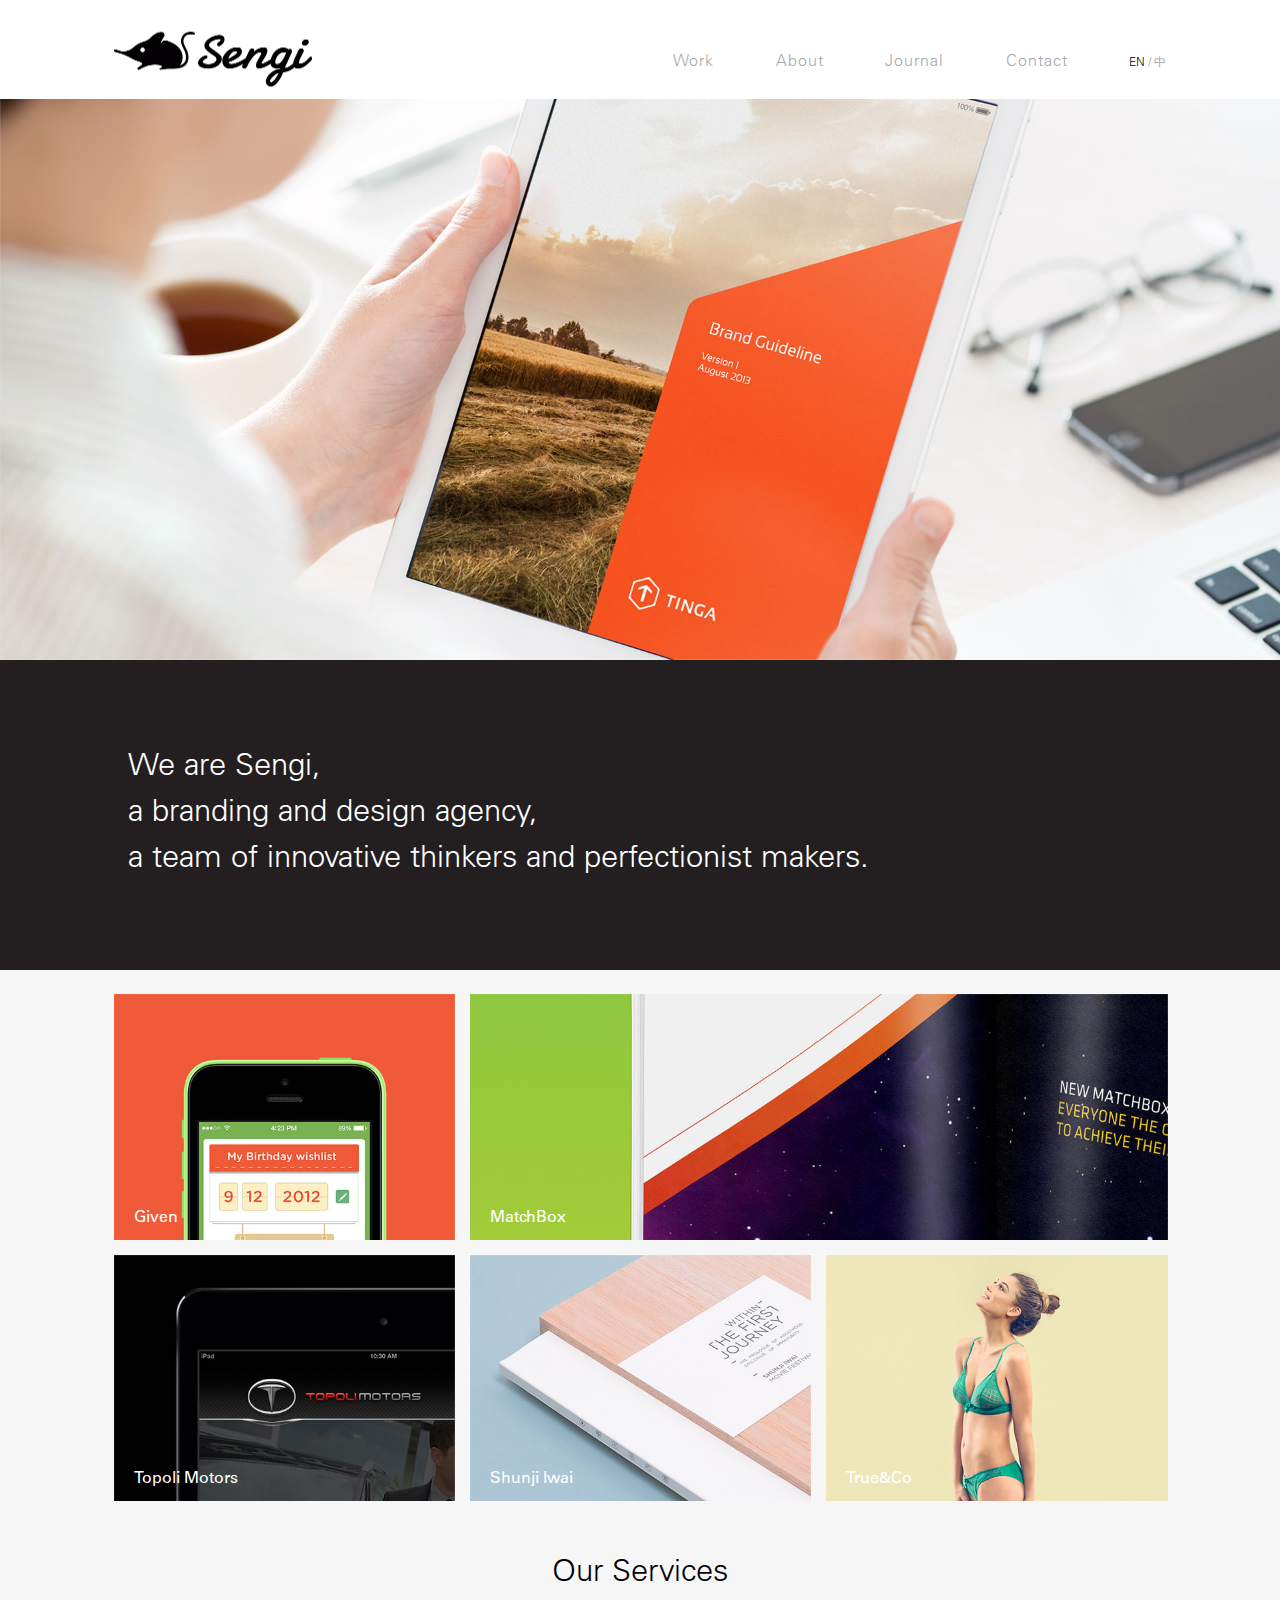
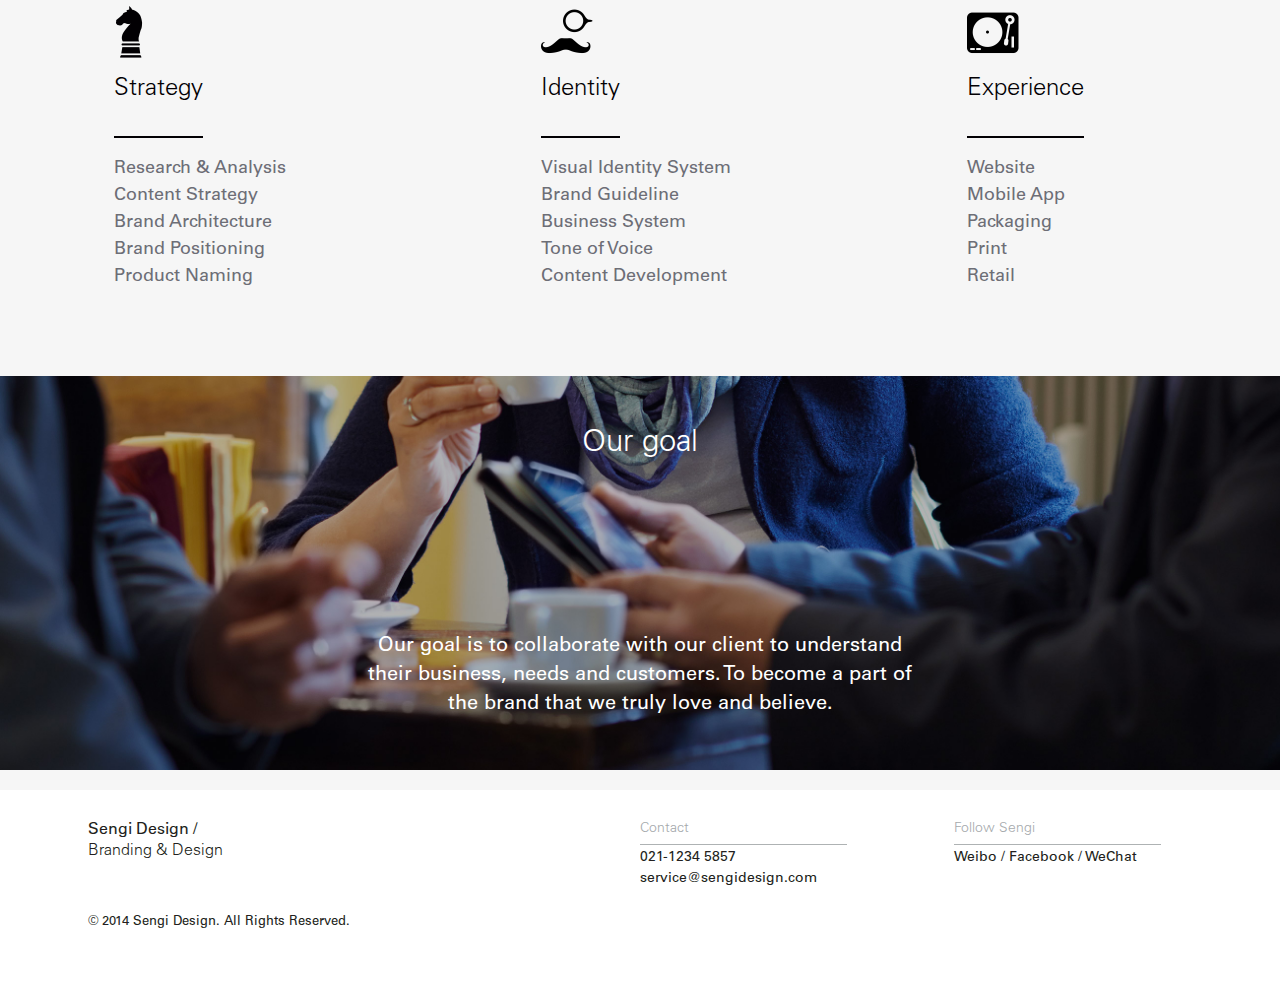
<file: index.html>
<!doctype html>
<html xmlns="http://www.w3.org/1999/xhtml" xml:lang="en-US" lang="en-US">
<head>
<meta charset="utf-8">
<meta http-equiv="X-UA-Compatible" content="IE=Edge,chrome=1">
<meta name="viewport" content="width=device-width, initial-scale=1.0, minimum-scale=1.0, maximum-scale=1.0, user-scalable=no">
<title>home</title>
<link rel="stylesheet" type="text/css" href="css/base.css">
<link rel="stylesheet" type="text/css" href="css/style.css">
<link rel="stylesheet" type="text/css" href="css/responsive.css">
<link rel="stylesheet" type="text/css" href="css/component.css">
<link rel="stylesheet" type="text/css" href="css/menuToggle.css">
</head>

<body>
<div class="top">
<div class="contact d_none" id="contact">
    <div class="ColumnTwo">
    	<div class="contactline"></div>
        <div class="contactText">Whether you may like to hire us for your project, or just have a simple question about your brand, company and need some advice, do not hesitate to contact us. We‘re here to help.</div>
        <p>
            <strong>Phone:</strong> 021-1234 5678<br>
            <strong>New Business:</strong> <a href="mailto:service@sengidesign.com">service@sengidesign.com</a><br>
            <strong>General Question:</strong> <a href="mailto:hello@sengidesign.com">hello@sengidesign.com</a><br>
            <strong>Careers:</strong> <a href="hr.sengi@gmail.com">hr.sengi@gmail.com</a>
        </p>
    </div>
    <div class="ColumnTwo">
    	<ul>
        	<li>
            	<input type="text" value="Your name">
                <input type="text" value="Email">
            </li>
            <li>
            	<input type="text" value="Phone number">
                <input type="text" value="New business inquiry" class="newBus">
            </li>
            <li>
            	<textarea>Message</textarea>
            </li>
            <li><button class="progress-button" data-style="shrink" data-horizontal>Send</button></li>
        </ul>
    </div>
    <div class="comClose"></div>
</div>
<header class="clearfix">
	<h1 class="fl"><a href="javascript:void(0);" class="logo"></a></h1>
    <nav class="fr">
        <div class="clearfix">      
        	<span class="fr"><a href="javascript:void(0);"><em>EN</em> / 中</a></span>
            <ul class="fr meun">
            	<li class="menuContact"><a href="#contact">Contact</a></li>
                <li><a href="javascript:void(0);">Journal</a></li>
                <li><a href="javascript:void(0);">About</a></li>
                <li class="menuWork"><a href="javascript:void(0);">Work</a></li>
           </ul>
        </div>
    </nav>
    <span class="navToggle">
        <a href="#" class="button-square">
        <span class="icon-box-toggle ef-4"> 	
            <span class="rotate">
                <i class="icon-line-top">  	 </i>
                <i class="icon-line-center">  </i>
                <i class="icon-line-bottom">  </i> 
            </span>
        </span>  
    	</a>
    </span>
</header>
</div>
<div class="container">
	<section class="works d_none worksFold">	
        <div class="line"></div>
        <ul class="clearfix worksMenu">
        	<li><a href="javascript:void(0);"><img src="images/index_given.jpg" width="100%" class="d_block" alt=""><span>Given</span><div class="shadowWrap"><div class="opacity"></div><div class="shadow"><em>View Project</em></div></div></a></li>
            <li class="matchbox"><a href="javascript:void(0);"><img src="images/index_matchbox.jpg" class="d_block index_matchbox" width="100%" alt=""><img src="images/index_matchbox_smaller.jpg" class="d_none index_matchbox_smaller" width="100%" alt=""><span>MatchBox</span><div class="shadowWrap"><div class="opacity"></div><div class="shadow"><em>View Project</em></div></div></a></li>
            <div class="clear"></div>
            <li><a href="javascript:void(0);"><img src="images/index_topoli.jpg" width="100%" class="d_block" alt=""><span>Topoli Motors</span><div class="shadowWrap"><div class="opacity"></div><div class="shadow"><em>View Project</em></div></div></a></li>
            <li><a href="javascript:void(0);"><img src="images/index_shunji.jpg" width="100%" class="d_block" alt=""><span>Shunji Iwai</span><div class="shadowWrap"><div class="opacity"></div><div class="shadow"><em>View Project</em></div></div></a></li>
            <li><a href="javascript:void(0);"><img src="images/index_true.jpg" width="100%" class="d_block" alt=""><span>True&Co </span><div class="shadowWrap"><div class="opacity"></div><div class="shadow"><em>View Project</em></div></div></a></li>
            <div class="clear"></div>
            <li class="tips"><a href="javascript:void(0);"><img src="images/index_tips.jpg" class="d_block index_tips" width="100%" alt=""><img src="images/index_tips_smaller.jpg" class="d_none index_tips_smaller" width="100%" alt=""><span>Tips for College</span><div class="shadowWrap"><div class="opacity"></div><div class="shadow"><em>View Project</em></div></div></a></li>
            <li><a href="javascript:void(0);"><img src="images/index_tinga.jpg" width="100%" class="d_block" alt=""><span>Tinga Tech</span><div class="shadowWrap"><div class="opacity"></div><div class="shadow"><em>View Project</em></div></div></a></li>
            <div class="clear"></div>
            <li><a href="javascript:void(0);"><img src="images/index_museum.jpg" width="100%" class="d_block" alt=""><span>Read Museum</span><div class="shadowWrap"><div class="opacity"></div><div class="shadow"><em>View Project</em></div></div></a></li>
            <li class="photoBook"><a href="javascript:void(0);"><img src="images/index_photoBook.jpg" class="d_block index_PhotoBook" width="100%" alt=""><img src="images/index_PhotoBook_smaller.jpg" class="d_none index_PhotoBook_smaller" width="100%" alt=""><span>PhotoBook</span><div class="shadowWrap"><div class="opacity"></div><div class="shadow"><em>View Project</em></div></div></a></li>
        </ul>
        <div class="comClose"></div>
    </section>
    <article>
    	<div class="hero">
        	<img src="images/index_hero.jpg" width="100%" class="d_block" alt="">
        </div>
        <h2 class="white intro">We are Sengi,<br>a branding and design agency,<br>a team of innovative thinkers and perfectionist makers.</h2>
    </article>
    <section class="works worksDisplay">
    	<ul class="clearfix worksMenu">
        	<li class="given"><a href="javascript:void(0);"><img src="images/index_given.jpg" width="100%" class="d_block" alt=""><span>Given</span><div class="shadowWrap"><div class="opacity"></div><div class="shadow"><em>View Project</em></div></div></a></li>
            <li class="matchbox"><a href="javascript:void(0);"><img src="images/index_matchbox.jpg" class="d_block index_matchbox" width="100%" alt=""><img src="images/index_matchbox_smaller.jpg" class="d_none index_matchbox_smaller" width="100%" alt=""><span>MatchBox</span><div class="shadowWrap"><div class="opacity"></div><div class="shadow"><em>View Project</em></div></div></a></li>
            <div class="clear"></div>
            <li class="topoli"><a href="javascript:void(0);"><img src="images/index_topoli.jpg" width="100%" class="d_block" alt=""><span>Topoli Motors</span><div class="shadowWrap"><div class="opacity"></div><div class="shadow"><em>View Project</em></div></div></a></li>
            <li class="shunji"><a href="javascript:void(0);"><img src="images/index_shunji.jpg" width="100%" class="d_block" alt=""><span>Shunji Iwai</span><div class="shadowWrap"><div class="opacity"></div><div class="shadow"><em>View Project</em></div></div></a></li>
            <li class="true"><a href="javascript:void(0);"><img src="images/index_true.jpg" width="100%" class="d_block" alt=""><span>True&Co </span><div class="shadowWrap"><div class="opacity"></div><div class="shadow"><em>View Project</em></div></div></a></li>
        </ul>
    </section>
    <section class="service">
    	<h2>Our Services</h2>
        <div class="serviceItem">
            <ul class="clearfix">
                <li>
                    <h3>
                        <img src="images/index_strategy.png" width="52" height="52" alt="">
                        <span>Strategy</span>
                    </h3>
                    <p>Research & Analysis</p>
                    <p>Content Strategy</p>
                    <p>Brand Architecture</p>
                    <p>Brand Positioning</p>
                    <p>Product Naming</p>
                </li>
                <li>
                    <h3>
                        <img src="images/index_identity.png" width="52" height="52" alt="">
                        <span>Identity</span>
                    </h3>
                    <p>Visual Identity System</p>
                    <p>Brand Guideline</p>
                    <p>Business System</p>
                    <p>Tone of Voice</p>
                    <p>Content Development</p>
                </li>
                <li>
                    <h3>
                        <img src="images/index_experience.png" width="52" height="52" alt="">
                        <span>Experience</span>
                    </h3>
                    <p>Website</p>
                    <p>Mobile App</p>
                    <p>Packaging</p>
                    <p>Print</p>
                    <p>Retail</p>
                </li>
            </ul>
        </div>
    </section>
    <article class="goal white">
    	<img src="images/index_goal.jpg" width="100%" class="d_block" alt="">
        <h2>Our goal</h2>
        <h3 class="fontBold">Our goal is to collaborate with our client to understand their business, needs and customers. To become a part of the brand that we truly love and believe. </h3>
    </article>
    <footer class="clearfix">
    	<aside>
        	<div class="footerInfo">
                <strong class="fontBold">Sengi Design /</strong>
                <span>Branding & Design</span>
                <p class="fontBold"><em>© 2014 Sengi Design.</em>&nbsp;<em>All Rights Reserved.</em></p>
            </div>
        </aside>
        <aside>
        	<ul>
            	<li>
                	<h3>Contact</h3>
                    <p class="fontBold break-word">021-1234 5857<br><a href="mailto:service@sengidesign.com">service@sengidesign.com</a></p>
                </li>
                <li>
                	<h3>Follow Sengi</h3>
                    <p class="fontBold"><a href="javascript:void(0);">Weibo</a>  /  <a href="javascript:void(0);">Facebook</a>  /  <a href="javascript:void(0);">WeChat</a></p>
                </li>
            </ul>
        </aside>
    </footer>
</div>
<script src="js/jquery-1.7.1.min.js" type="text/javascript" charset="utf-8"></script>
<script src="js/common.js" type="text/javascript" charset="utf-8"></script>
<script src="js/modernizr.custom.js" type="text/javascript" charset="utf-8"></script>
<script src="js/classie.js" type="text/javascript" charset="utf-8"></script>
<script src="js/progressButton.js" type="text/javascript" charset="utf-8"></script>
<script>
	[].slice.call( document.querySelectorAll( 'button.progress-button' ) ).forEach( function( bttn ) {
		new ProgressButton( bttn, {
			callback : function( instance ) {
				var progress = 0,
					interval = setInterval( function() {
						progress = Math.min( progress + Math.random() * 0.1, 1 );
						instance._setProgress( progress );

						if( progress === 1 ) {
							instance._stop(1);
							clearInterval( interval );
						}
					}, 200 );
			}
		} );
	} );
	//nav toggle
	$( '.icon-box-toggle' ).bind( 'click', function(e) {
		$( this ).toggleClass( 'active' );
		e.preventDefault();

	});
</script>
</body>
</html>
</file>
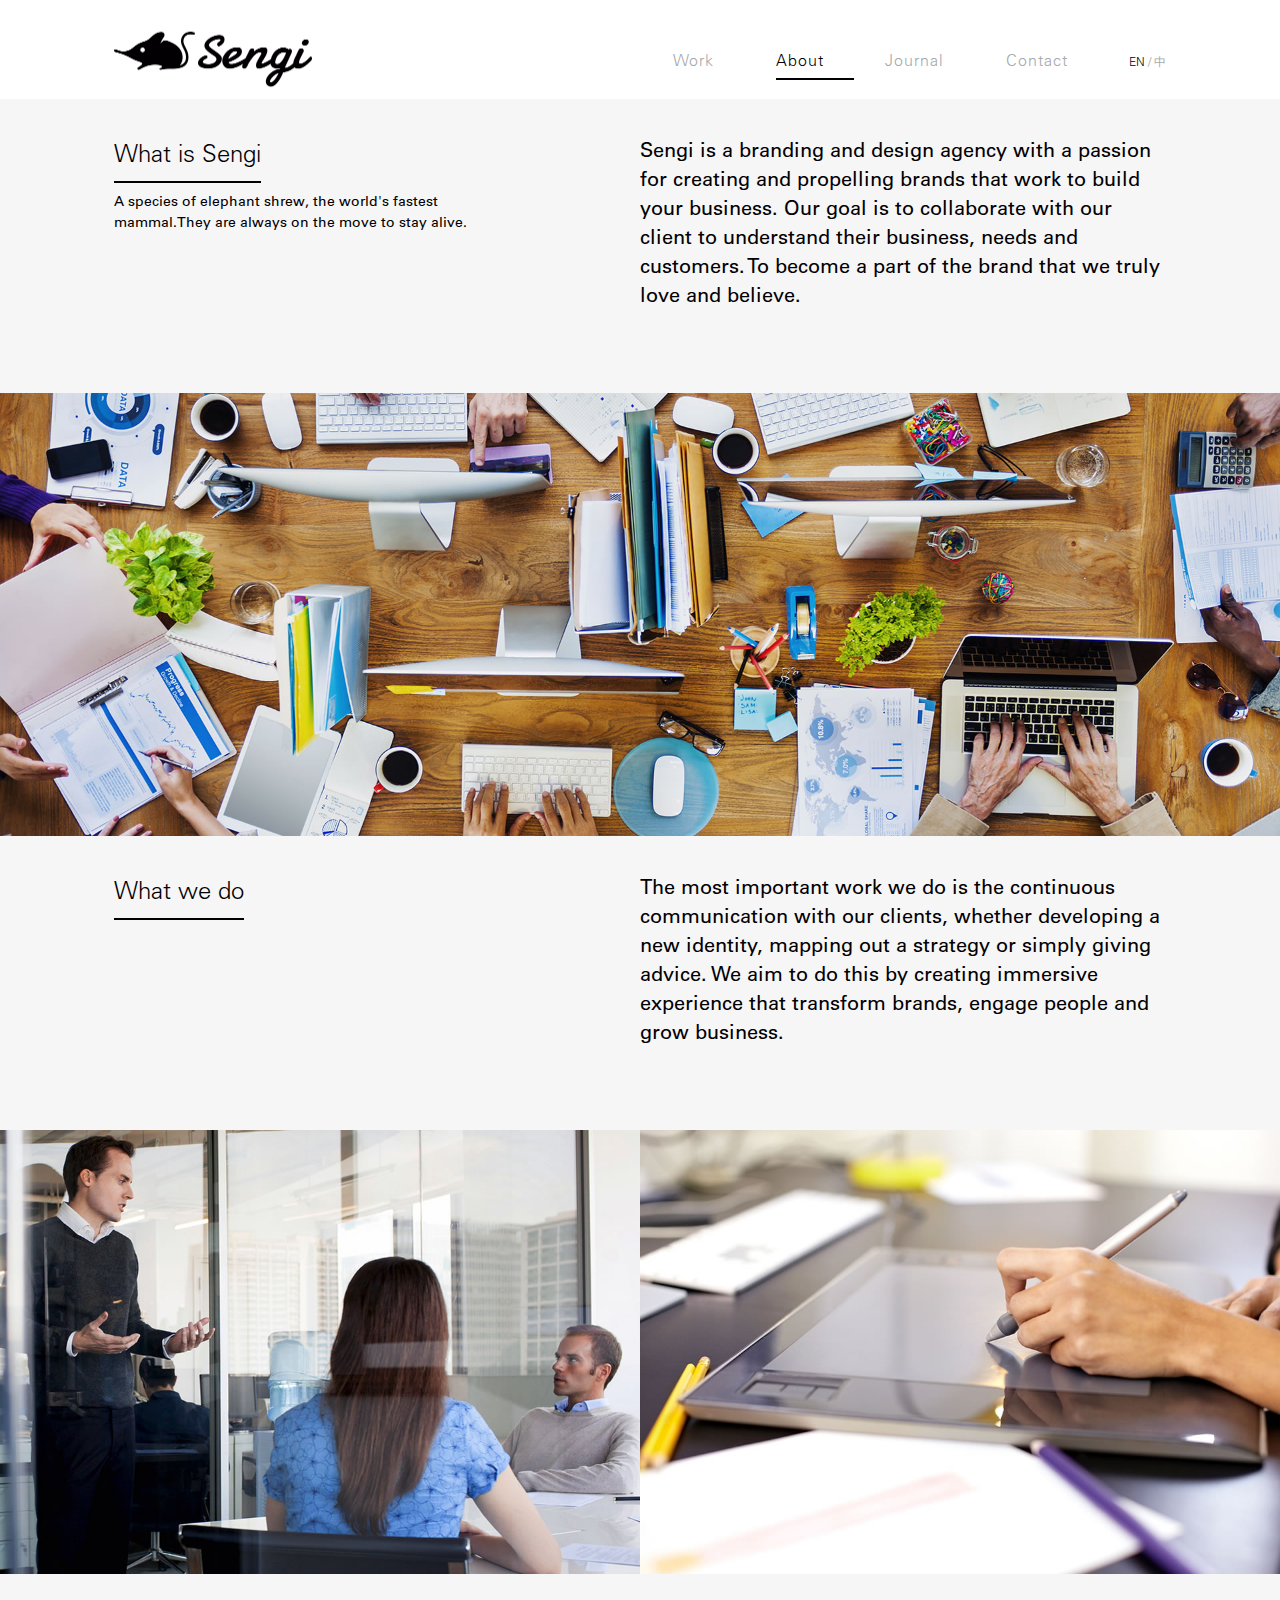
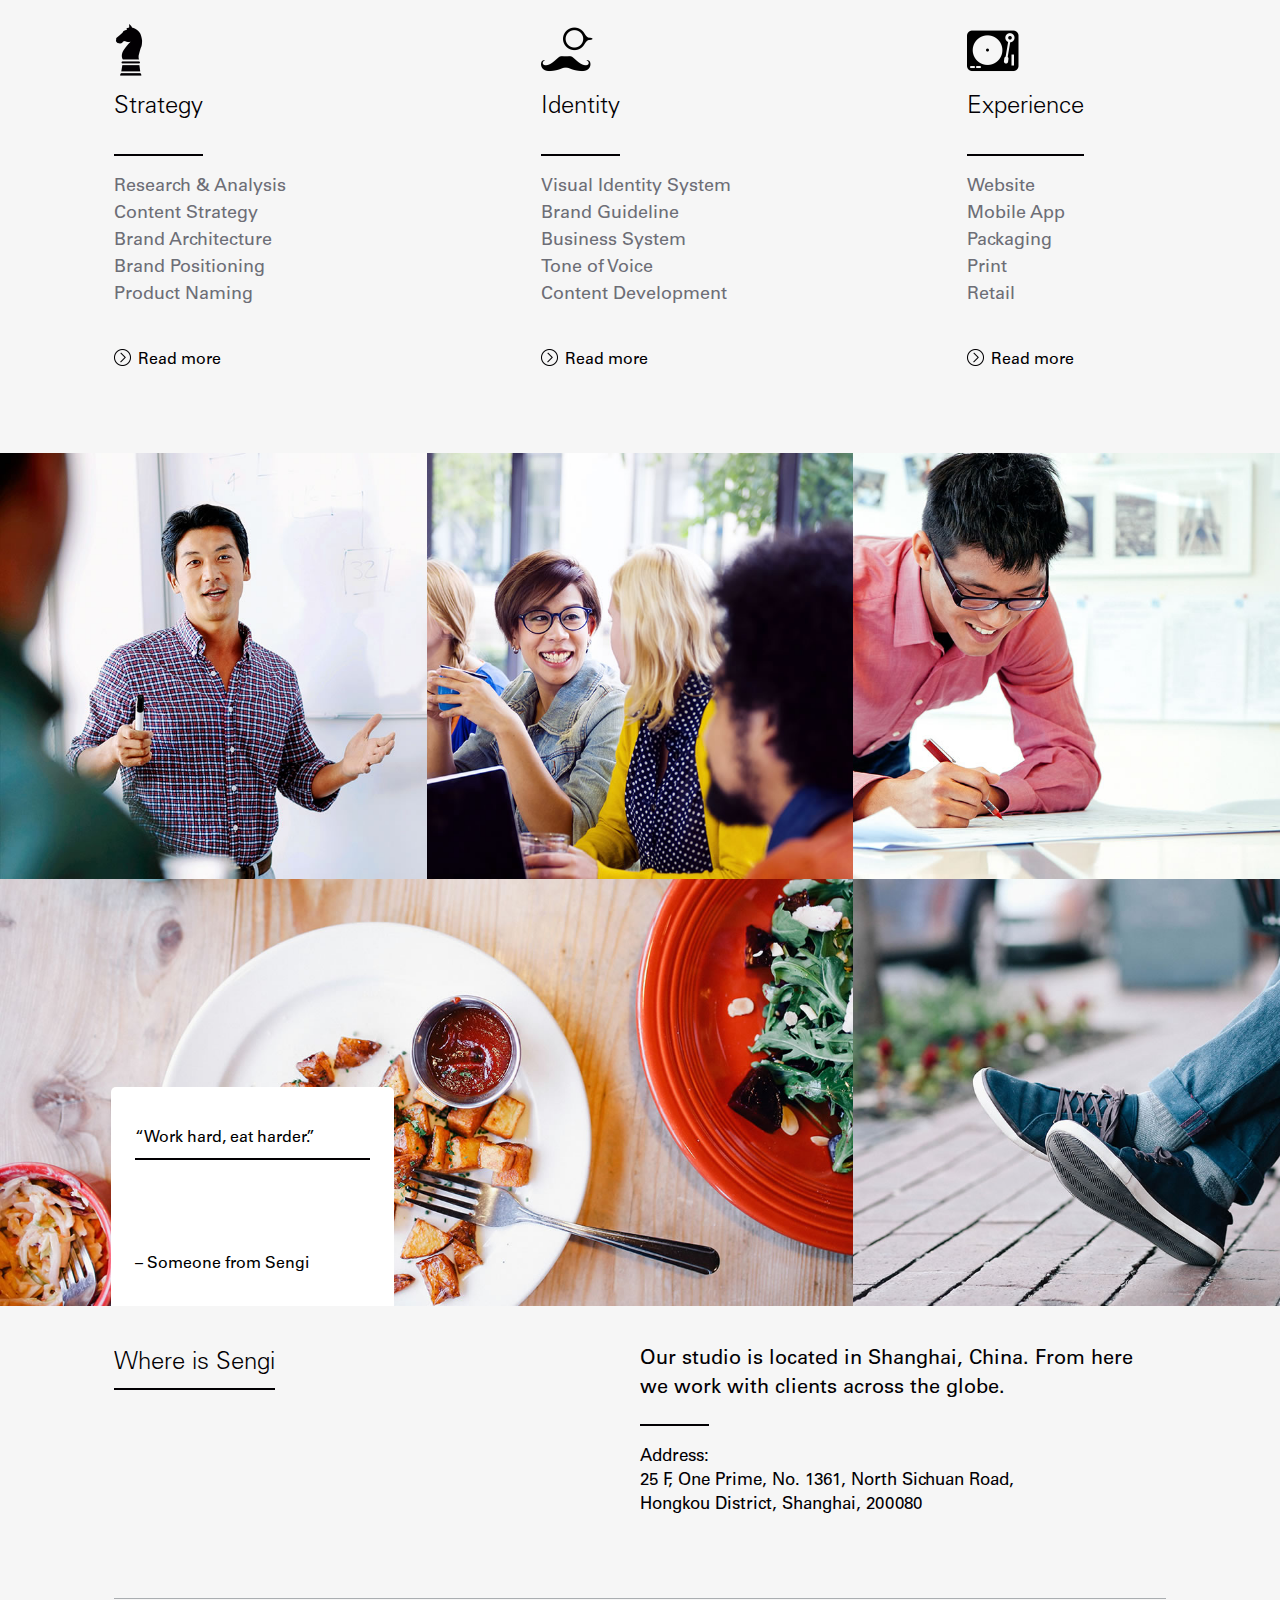
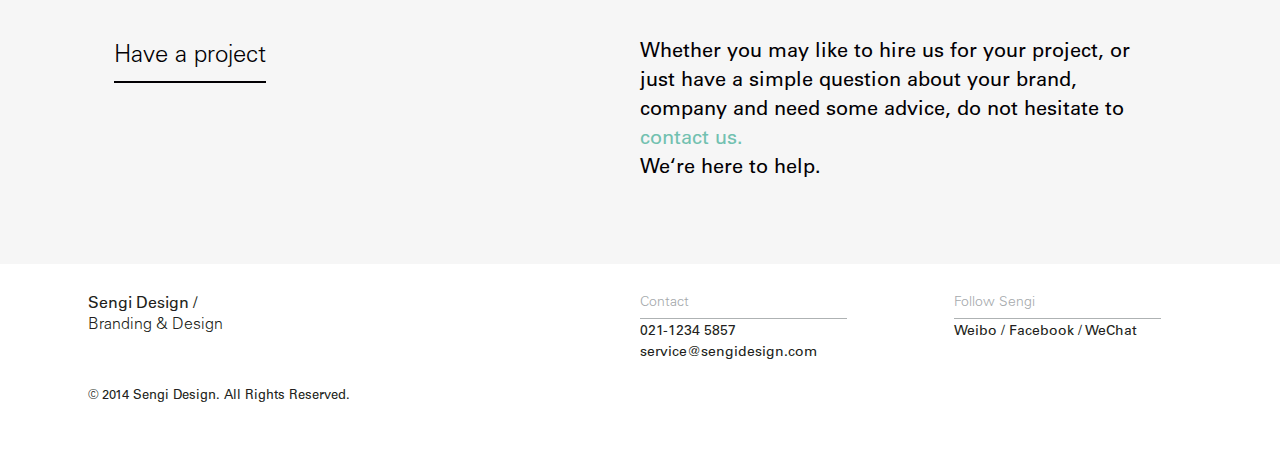
<file: about.html>
<!doctype html>
<html xmlns="http://www.w3.org/1999/xhtml" xml:lang="en-US" lang="en-US">
<head>
<meta charset="utf-8">
<meta http-equiv="X-UA-Compatible" content="IE=Edge,chrome=1">
<meta name="viewport" content="width=device-width, initial-scale=1.0, minimum-scale=1.0, maximum-scale=1.0, user-scalable=no">
<title>About</title>
<link rel="stylesheet" type="text/css" href="css/base.css">
<link rel="stylesheet" type="text/css" href="css/style.css">
<link rel="stylesheet" type="text/css" href="css/responsive.css">
<link rel="stylesheet" type="text/css" href="css/component.css">
</head>

<body>
<div class="top">
<div class="contact d_none" id="contact">
    <div class="ColumnTwo">
    	<div class="contactline"></div>
        <div class="contactText">Whether you may like to hire us for your project, or just have a simple question about your brand, company and need some advice, do not hesitate to contact us. We‘re here to help.</div>
        <p>
            <strong>Phone:</strong> 021-1234 5678<br>
            <strong>New Business:</strong> <a href="mailto:service@sengidesign.com">service@sengidesign.com</a><br>
            <strong>General Question:</strong> <a href="mailto:hello@sengidesign.com">hello@sengidesign.com</a><br>
            <strong>Careers:</strong> <a href="hr.sengi@gmail.com">hr.sengi@gmail.com</a>
        </p>
    </div>
    <div class="ColumnTwo">
    	<ul>
        	<li>
            	<input type="text" value="Your name">
                <input type="text" value="Email">
            </li>
            <li>
            	<input type="text" value="Phone number">
                <input type="text" value="New business inquiry" class="newBus">
            </li>
            <li>
            	<textarea>Message</textarea>
            </li>
            <li><button class="progress-button" data-style="shrink" data-horizontal>Send</button></li>
        </ul>
    </div>
    <div class="comClose"></div>
</div>
<header class="clearfix">
	<h1 class="fl"><a href="javascript:void(0);" class="logo"></a></h1>
    <nav class="fr">
        <div class="clearfix">      
        	<span class="fr"><a href="javascript:void(0);"><em>EN</em> / 中</a></span>
            <ul class="fr meun">
            	<li class="menuContact"><a href="#contact">Contact</a></li>
                <li><a href="javascript:void(0);">Journal</a></li>
                <li class="current"><a href="javascript:void(0);">About</a></li>
                <li class="menuWork"><a href="javascript:void(0);">Work</a></li>
           </ul>
        </div>
    </nav>
    <ul class="navToggle">
		<li></li><li></li><li></li>
	</ul>   
</header>
</div>
<div class="container">
	<article class="about clearfix">
    	<dl>
        	<dt>What is Sengi</dt>
            <dd class="fontBold">A species of elephant shrew, the world's fastest mammal.They are always on the move to stay alive.
</dd>
        </dl>
        <p class="fontBold">Sengi is a branding and design agency with a passion for creating and propelling brands that work to build your business. Our goal is to collaborate with our client to understand their business, needs and customers. To become a part of the brand that we truly love and believe. </p>
    </article>
    <section class="about_introPic">
        <img src="images/about_intro.jpg" width="100%" class="d_block about_intro" alt="">
        <img src="images/about_intro_small.jpg" width="100%" class="d_none about_intro_small" alt="">
        <img src="images/about_intro_smaller.jpg" width="100%" class="d_none about_intro_smaller" alt="">
    </section>
    <article class="about clearfix">
    	<dl>
        	<dt>What we do</dt>
        </dl>
        <p class="fontBold">The most important work we do is the continuous communication with our clients, whether developing a new identity, mapping out a strategy or simply giving advice. We aim to do this by creating immersive experience that transform brands, engage people and grow business. </p>
    </article>
    <div class="clearfix wedo">
        <img src="images/about01.jpg" width="50%" class="fl d_block" alt="">
        <img src="images/about02.jpg" width="50%" class="fl d_block" alt="">
        <img src="images/about01_small.jpg" width="100%" class="wedoSmall d_none" alt="">
        <img src="images/about02_small.jpg" width="100%" class="wedoSmall d_none" alt="">
    </div>
    <section class="service">
        <div class="serviceItem">
            <ul>
                <li>
                    <h3>
                        <img src="images/index_strategy.png" data-at2x="images/index_strategy@2x.png" alt="">
                        <span>Strategy</span>
                    </h3>
                    <p>Research & Analysis</p>
                    <p>Content Strategy</p>
                    <p>Brand Architecture</p>
                    <p>Brand Positioning</p>
                    <p>Product Naming</p>
                    <em class="readMore fontBold">Read more</em>
                    <div class="serviceHover strategy">
                    	<h3>
                            <img src="images/index_strategy.png" data-at2x="images/index_strategy@2x.png" alt="">
                            <span>Strategy</span>
                        </h3>
                        <div class="HoverText">We work closely alongside with you to map out extensive strategies that define your brand’s story and positioning. We combine the latest thinking with innovative meth-odologies, to deliver deep insights that connect business and customers better.</div>
                        <em class="fontBold close">Close</em>
                    </div>
                </li>
                <li>
                    <h3>
                        <img src="images/index_identity.png" data-at2x="images/index_identity@2x.png" alt="">
                        <span>Identity</span>
                    </h3>
                    <p>Visual Identity System</p>
                    <p>Brand Guideline</p>
                    <p>Business System</p>
                    <p>Tone of Voice</p>
                    <p>Content Development</p>
                    <em class="readMore fontBold">Read more</em>
                    <div class="serviceHover identity">
                    	<h3>
                            <img src="images/index_identity.png" width="30" height="52" alt="">
                            <span>Identity</span>
                        </h3>
                        <div class="HoverText">We believe every project requires a unique look. We establish a consistent visual system that runs throughout all material, digital or printed collateral. We consider all elements such as color, typography, photography and tone of language to differentiate your brand from your competitors.</div>
                        <em class="fontBold close">Close</em>
                    </div>
                </li>
                <li>
                    <h3>
                        <img src="images/index_experience.png" width="52" height="52" alt="">
                        <span>Experience</span>
                    </h3>
                    <p>Website</p>
                    <p>Mobile App</p>
                    <p>Packaging</p>
                    <p>Print</p>
                    <p>Retail</p>
                    <em class="readMore fontBold">Read more</em>
                    <div class="serviceHover experience">
                    	<h3>
                            <img src="images/index_experience.png" width="52" height="52" alt="">
                            <span>Experience</span>
                        </h3>
                        <div class="HoverText">We meld superior creativity and best-in-class development to create engaging brand experiences for core customers. We materialize ideas into digital and print works with pixel perfect detail to build immersive experience.</div>
                        <em class="fontBold close">Close</em>
                    </div>
                </li>
                <div class="clear"></div>
            </ul>
        </div>
    </section>
    <article class="aboutPic">
    	<ul class="clearfix">
        	<li><img src="images/about03.jpg" width="100%" class="d_block" alt=""></li>
            <li><img src="images/about04.jpg" width="100%" class="d_block" alt=""></li>
            <li><img src="images/about05.jpg" width="100%" class="d_block" alt=""></li>
            <li class="fouth">
            	<div class="eat fontBold">
                	<h3>“Work hard, eat harder.”</h3>
                    <p>– Someone from Sengi</p>
                </div>
                <img src="images/about06.jpg" width="100%" class="d_block" alt="">
                <img src="images/about06_small.jpg" width="100%" class="d_none wedoSmall" alt="">            	
            </li>
            <li><img src="images/about07.jpg" width="100%" class="d_block" alt=""></li>
        </ul>
    </article>
    <article class="about clearfix" style="border-bottom:solid 1px #aaaeb1;">
    	<dl>
        	<dt>Where is Sengi</dt>
        </dl>
        <p class="fontBold">Our studio is located in Shanghai, China. From here we work with clients across the globe.<span><em>Address:</em><br>25 F, One Prime, No. 1361, North Sichuan Road,<br> Hongkou District, Shanghai, 200080</span></p>
    </article>
    <article class="about clearfix">
    	<dl>
        	<dt>Have a project</dt>
        </dl>
        <p class="fontBold">Whether you may like to hire us for your project, or just have a simple question about your brand, company and need some advice, do not hesitate to <a href="#contact" class="green menuContact">contact us. </a> <br>We‘re here to help.</p>
    </article>
    <footer class="clearfix">
    	<aside>
        	<div class="footerInfo">
                <strong class="fontBold">Sengi Design /</strong>
                <span>Branding & Design</span>
                <p class="fontBold"><em>© 2014 Sengi Design.</em>&nbsp;<em>All Rights Reserved.</em></p>
            </div>
        </aside>
        <aside>
        	<ul>
            	<li>
                	<h3>Contact</h3>
                    <p class="fontBold break-word">021-1234 5857<br><a href="mailto:service@sengidesign.com">service@sengidesign.com</a></p>
                </li>
                <li>
                	<h3>Follow Sengi</h3>
                    <p class="fontBold"><a href="javascript:void(0);">Weibo</a>  /  <a href="javascript:void(0);">Facebook</a>  /  <a href="javascript:void(0);">WeChat</a></p>
                </li>
            </ul>
        </aside>
    </footer>
</div>
<script src="js/jquery-1.7.1.min.js" type="text/javascript" charset="utf-8"></script>
<script src="js/common.js" type="text/javascript" charset="utf-8"></script>
<script src="js/modernizr.custom.js" type="text/javascript" charset="utf-8"></script>
<script src="js/classie.js" type="text/javascript" charset="utf-8"></script>
<script src="js/progressButton.js" type="text/javascript" charset="utf-8"></script>
<script>
	[].slice.call( document.querySelectorAll( 'button.progress-button' ) ).forEach( function( bttn ) {
		new ProgressButton( bttn, {
			callback : function( instance ) {
				var progress = 0,
					interval = setInterval( function() {
						progress = Math.min( progress + Math.random() * 0.1, 1 );
						instance._setProgress( progress );

						if( progress === 1 ) {
							instance._stop(1);
							clearInterval( interval );
						}
					}, 200 );
			}
		} );
	} );
</script>
</body>
</html>
</file>
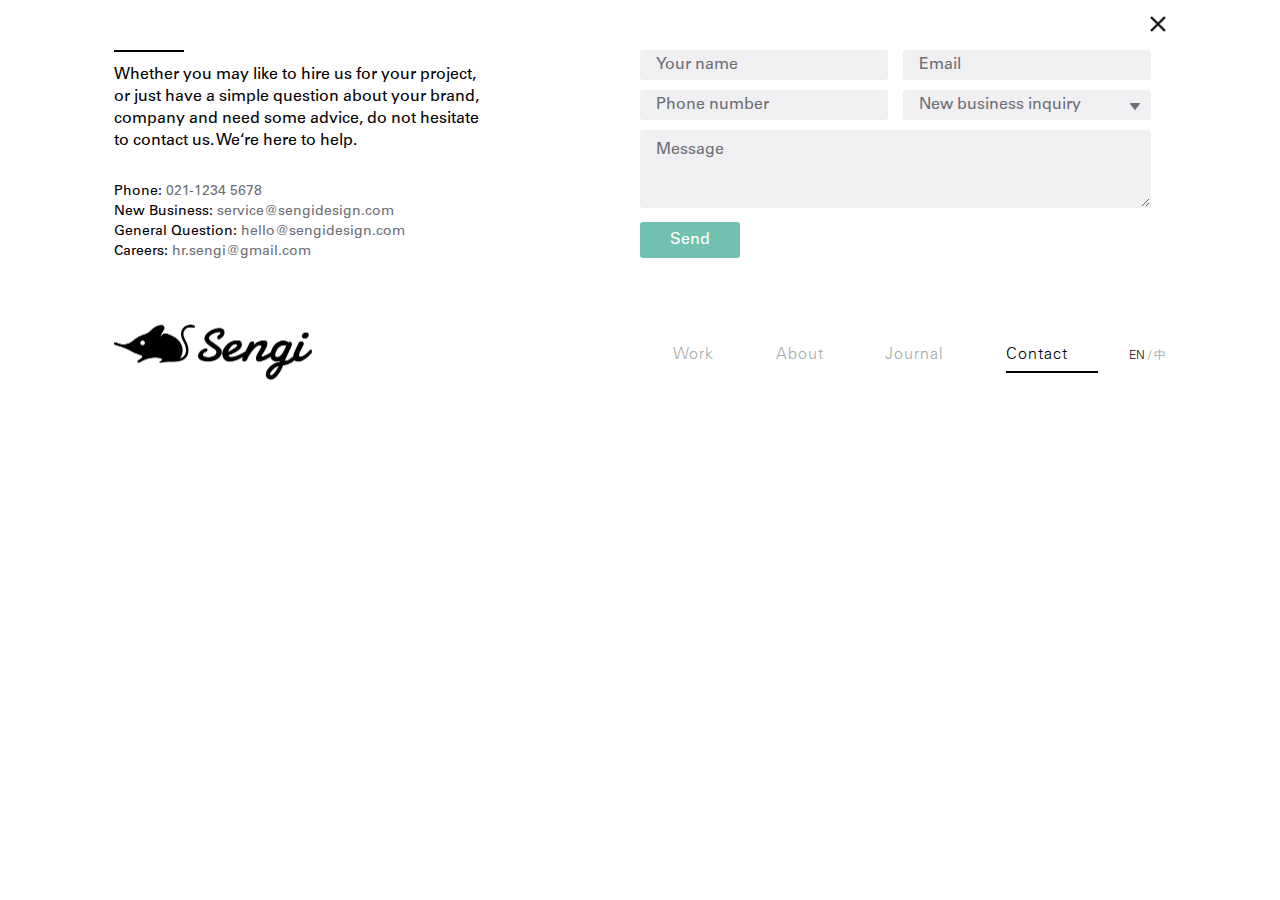
<file: contact.html>
<!doctype html>
<html xmlns="http://www.w3.org/1999/xhtml" xml:lang="en-US" lang="en-US">
<head>
<meta charset="utf-8">
<meta http-equiv="X-UA-Compatible" content="IE=Edge,chrome=1">
<meta name="viewport" content="width=device-width, initial-scale=1.0, minimum-scale=1.0, maximum-scale=1.0, user-scalable=no">
<title>Contact</title>
<link rel="stylesheet" type="text/css" href="css/base.css">
<link rel="stylesheet" type="text/css" href="css/style.css">
<link rel="stylesheet" type="text/css" href="css/responsive.css">
<link rel="stylesheet" type="text/css" href="css/component.css">
</head>

<body>
<div class="top">
<div class="contact" id="contact">
    <div class="ColumnTwo">
    	<div class="contactline"></div>
        <div class="contactText">Whether you may like to hire us for your project, or just have a simple question about your brand, company and need some advice, do not hesitate to contact us. We‘re here to help.</div>
        <p>
            <strong>Phone:</strong> 021-1234 5678<br>
            <strong>New Business:</strong> <a href="mailto:service@sengidesign.com">service@sengidesign.com</a><br>
            <strong>General Question:</strong> <a href="mailto:hello@sengidesign.com">hello@sengidesign.com</a><br>
            <strong>Careers:</strong> <a href="hr.sengi@gmail.com">hr.sengi@gmail.com</a>
        </p>
    </div>
    <div class="ColumnTwo">
    	<ul>
        	<li>
            	<input type="text" value="Your name">
                <input type="text" value="Email">
            </li>
            <li>
            	<input type="text" value="Phone number">
                <input type="text" value="New business inquiry" class="newBus">
            </li>
            <li>
            	<textarea>Message</textarea>
            </li>
            <li><button class="progress-button" data-style="shrink" data-horizontal>Send</button></li>
        </ul>
    </div>
    <div class="comClose"></div>
</div>
<header class="clearfix">
	<h1 class="fl"><a href="javascript:void(0);" class="logo"></a></h1>
    <nav class="fr">
        <div class="clearfix">      
        	<span class="fr"><a href="javascript:void(0);"><em>EN</em> / 中</a></span>
            <ul class="fr meun">
            	<li class="menuContact current"><a href="#contact">Contact</a></li>
                <li><a href="javascript:void(0);">Journal</a></li>
                <li><a href="javascript:void(0);">About</a></li>
                <li class="menuWork"><a href="javascript:void(0);">Work</a></li>
           </ul>
        </div>
    </nav>
    <ul class="navToggle">
		<li></li><li></li><li></li>
	</ul>   
</header>
</div>
<div class="container">
	<section class="works d_none worksFold">	
        <ul class="clearfix worksMenu">
        	<li><a href="javascript:void(0);"><img src="images/index_given.jpg" width="100%" class="d_block" alt=""><span>Given</span><div class="shadowWrap"><div class="opacity"></div><div class="shadow"><em>View Project</em></div></div></a></li>
            <li class="matchbox"><a href="javascript:void(0);"><img src="images/index_matchbox.jpg" class="d_block index_matchbox" width="100%" alt=""><img src="images/index_matchbox_smaller.jpg" class="d_none index_matchbox_smaller" width="100%" alt=""><span>MatchBox</span><div class="shadowWrap"><div class="opacity"></div><div class="shadow"><em>View Project</em></div></div></a></li>
            <div class="clear"></div>
            <li><a href="javascript:void(0);"><img src="images/index_topoli.jpg" width="100%" class="d_block" alt=""><span>Topoli Motors</span><div class="shadowWrap"><div class="opacity"></div><div class="shadow"><em>View Project</em></div></div></a></li>
            <li><a href="javascript:void(0);"><img src="images/index_shunji.jpg" width="100%" class="d_block" alt=""><span>Shunji Iwai</span><div class="shadowWrap"><div class="opacity"></div><div class="shadow"><em>View Project</em></div></div></a></li>
            <li><a href="javascript:void(0);"><img src="images/index_true.jpg" width="100%" class="d_block" alt=""><span>True&Co </span><div class="shadowWrap"><div class="opacity"></div><div class="shadow"><em>View Project</em></div></div></a></li>
            <div class="clear"></div>
            <li class="tips"><a href="javascript:void(0);"><img src="images/index_tips.jpg" class="d_block index_tips" width="100%" alt=""><img src="images/index_tips_smaller.jpg" class="d_none index_tips_smaller" width="100%" alt=""><span>Tips for College</span><div class="shadowWrap"><div class="opacity"></div><div class="shadow"><em>View Project</em></div></div></a></li>
            <li><a href="javascript:void(0);"><img src="images/index_tinga.jpg" width="100%" class="d_block" alt=""><span>Tinga Tech</span><div class="shadowWrap"><div class="opacity"></div><div class="shadow"><em>View Project</em></div></div></a></li>
            <div class="clear"></div>
            <li><a href="javascript:void(0);"><img src="images/index_museum.jpg" width="100%" class="d_block" alt=""><span>Read Museum</span><div class="shadowWrap"><div class="opacity"></div><div class="shadow"><em>View Project</em></div></div></a></li>
            <li class="photoBook"><a href="javascript:void(0);"><img src="images/index_photoBook.jpg" class="d_block index_PhotoBook" width="100%" alt=""><img src="images/index_PhotoBook_smaller.jpg" class="d_none index_PhotoBook_smaller" width="100%" alt=""><span>PhotoBook</span><div class="shadowWrap"><div class="opacity"></div><div class="shadow"><em>View Project</em></div></div></a></li>
        </ul>
        <div class="comClose"></div>
    </section>
</div>
<script src="js/jquery-1.7.1.min.js" type="text/javascript" charset="utf-8"></script>
<script src="js/common.js" type="text/javascript" charset="utf-8"></script>
<script src="js/modernizr.custom.js" type="text/javascript" charset="utf-8"></script>
<script src="js/classie.js" type="text/javascript" charset="utf-8"></script>
<script src="js/progressButton.js" type="text/javascript" charset="utf-8"></script>
<script>
	[].slice.call( document.querySelectorAll( 'button.progress-button' ) ).forEach( function( bttn ) {
		new ProgressButton( bttn, {
			callback : function( instance ) {
				var progress = 0,
					interval = setInterval( function() {
						progress = Math.min( progress + Math.random() * 0.1, 1 );
						instance._setProgress( progress );

						if( progress === 1 ) {
							instance._stop(1);
							clearInterval( interval );
						}
					}, 200 );
			}
		} );
	} );
</script>
</body>
</html>
</file>
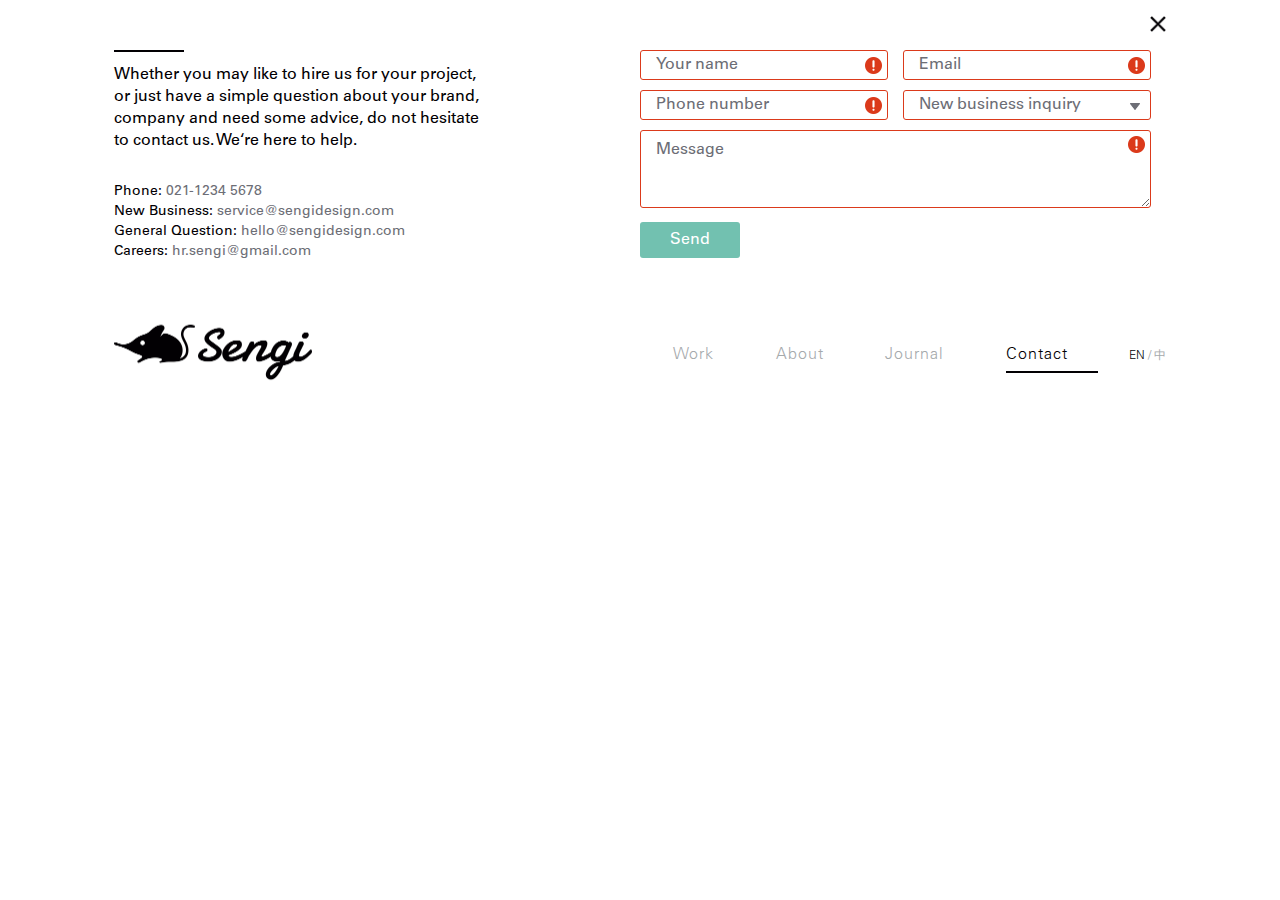
<file: contactError.html>
<!doctype html>
<html xmlns="http://www.w3.org/1999/xhtml" xml:lang="en-US" lang="en-US">
<head>
<meta charset="utf-8">
<meta http-equiv="X-UA-Compatible" content="IE=Edge,chrome=1">
<meta name="viewport" content="width=device-width, initial-scale=1.0, minimum-scale=1.0, maximum-scale=1.0, user-scalable=no">
<title>Contact</title>
<link rel="stylesheet" type="text/css" href="css/base.css">
<link rel="stylesheet" type="text/css" href="css/style.css">
<link rel="stylesheet" type="text/css" href="css/responsive.css">
<link rel="stylesheet" type="text/css" href="css/component.css">
</head>

<body>
<div class="top">
<div class="contact" id="contact">
    <div class="ColumnTwo">
    	<div class="contactline"></div>
        <div class="contactText">Whether you may like to hire us for your project, or just have a simple question about your brand, company and need some advice, do not hesitate to contact us. We‘re here to help.</div>
        <p>
            <strong>Phone:</strong> 021-1234 5678<br>
            <strong>New Business:</strong> <a href="mailto:service@sengidesign.com">service@sengidesign.com</a><br>
            <strong>General Question:</strong> <a href="mailto:hello@sengidesign.com">hello@sengidesign.com</a><br>
            <strong>Careers:</strong> <a href="hr.sengi@gmail.com">hr.sengi@gmail.com</a>
        </p>
    </div>
    <div class="ColumnTwo">
    	<ul>
        	<li>
            	<input type="text" value="Your name" class="error">
                <input type="text" value="Email" class="error">
            </li>
            <li>
            	<input type="text" value="Phone number" class="error">
                <input type="text" value="New business inquiry" class="newBus error">
            </li>
            <li>
            	<textarea class="error" style=" background-position:calc( 100% - 5px ) 5px;">Message</textarea>
            </li>
            <li><button class="progress-button" data-style="shrink" data-horizontal>Send</button></li>
        </ul>
    </div>
    <div class="comClose"></div>
</div>
<header class="clearfix">
	<h1 class="fl"><a href="javascript:void(0);" class="logo"></a></h1>
    <nav class="fr">
        <div class="clearfix">      
        	<span class="fr"><a href="javascript:void(0);"><em>EN</em> / 中</a></span>
            <ul class="fr meun">
            	<li class="menuContact current"><a href="#contact">Contact</a></li>
                <li><a href="javascript:void(0);">Journal</a></li>
                <li><a href="javascript:void(0);">About</a></li>
                <li class="menuWork"><a href="javascript:void(0);">Work</a></li>
           </ul>
        </div>
    </nav>
    <ul class="navToggle">
		<li></li><li></li><li></li>
	</ul>   
</header>
</div>
<div class="container">
	<section class="works d_none worksFold">	
        <ul class="clearfix worksMenu">
        	<li><a href="javascript:void(0);"><img src="images/index_given.jpg" width="100%" class="d_block" alt=""><span>Given</span><div class="shadowWrap"><div class="opacity"></div><div class="shadow"><em>View Project</em></div></div></a></li>
            <li class="matchbox"><a href="javascript:void(0);"><img src="images/index_matchbox.jpg" class="d_block index_matchbox" width="100%" alt=""><img src="images/index_matchbox_smaller.jpg" class="d_none index_matchbox_smaller" width="100%" alt=""><span>MatchBox</span><div class="shadowWrap"><div class="opacity"></div><div class="shadow"><em>View Project</em></div></div></a></li>
            <div class="clear"></div>
            <li><a href="javascript:void(0);"><img src="images/index_topoli.jpg" width="100%" class="d_block" alt=""><span>Topoli Motors</span><div class="shadowWrap"><div class="opacity"></div><div class="shadow"><em>View Project</em></div></div></a></li>
            <li><a href="javascript:void(0);"><img src="images/index_shunji.jpg" width="100%" class="d_block" alt=""><span>Shunji Iwai</span><div class="shadowWrap"><div class="opacity"></div><div class="shadow"><em>View Project</em></div></div></a></li>
            <li><a href="javascript:void(0);"><img src="images/index_true.jpg" width="100%" class="d_block" alt=""><span>True&Co </span><div class="shadowWrap"><div class="opacity"></div><div class="shadow"><em>View Project</em></div></div></a></li>
            <div class="clear"></div>
            <li class="tips"><a href="javascript:void(0);"><img src="images/index_tips.jpg" class="d_block index_tips" width="100%" alt=""><img src="images/index_tips_smaller.jpg" class="d_none index_tips_smaller" width="100%" alt=""><span>Tips for College</span><div class="shadowWrap"><div class="opacity"></div><div class="shadow"><em>View Project</em></div></div></a></li>
            <li><a href="javascript:void(0);"><img src="images/index_tinga.jpg" width="100%" class="d_block" alt=""><span>Tinga Tech</span><div class="shadowWrap"><div class="opacity"></div><div class="shadow"><em>View Project</em></div></div></a></li>
            <div class="clear"></div>
            <li><a href="javascript:void(0);"><img src="images/index_museum.jpg" width="100%" class="d_block" alt=""><span>Read Museum</span><div class="shadowWrap"><div class="opacity"></div><div class="shadow"><em>View Project</em></div></div></a></li>
            <li class="photoBook"><a href="javascript:void(0);"><img src="images/index_photoBook.jpg" class="d_block index_PhotoBook" width="100%" alt=""><img src="images/index_PhotoBook_smaller.jpg" class="d_none index_PhotoBook_smaller" width="100%" alt=""><span>PhotoBook</span><div class="shadowWrap"><div class="opacity"></div><div class="shadow"><em>View Project</em></div></div></a></li>
        </ul>
        <div class="comClose"></div>
    </section>
</div>
<script src="js/jquery-1.7.1.min.js" type="text/javascript" charset="utf-8"></script>
<script src="js/common.js" type="text/javascript" charset="utf-8"></script>
<script src="js/modernizr.custom.js" type="text/javascript" charset="utf-8"></script>
<script src="js/classie.js" type="text/javascript" charset="utf-8"></script>
<script src="js/progressButton.js" type="text/javascript" charset="utf-8"></script>
<script>
	[].slice.call( document.querySelectorAll( 'button.progress-button' ) ).forEach( function( bttn ) {
		new ProgressButton( bttn, {
			callback : function( instance ) {
				var progress = 0,
					interval = setInterval( function() {
						progress = Math.min( progress + Math.random() * 0.1, 1 );
						instance._setProgress( progress );

						if( progress === 1 ) {
							instance._stop(1);
							clearInterval( interval );
						}
					}, 200 );
			}
		} );
	} );
</script>
</body>
</html>
</file>
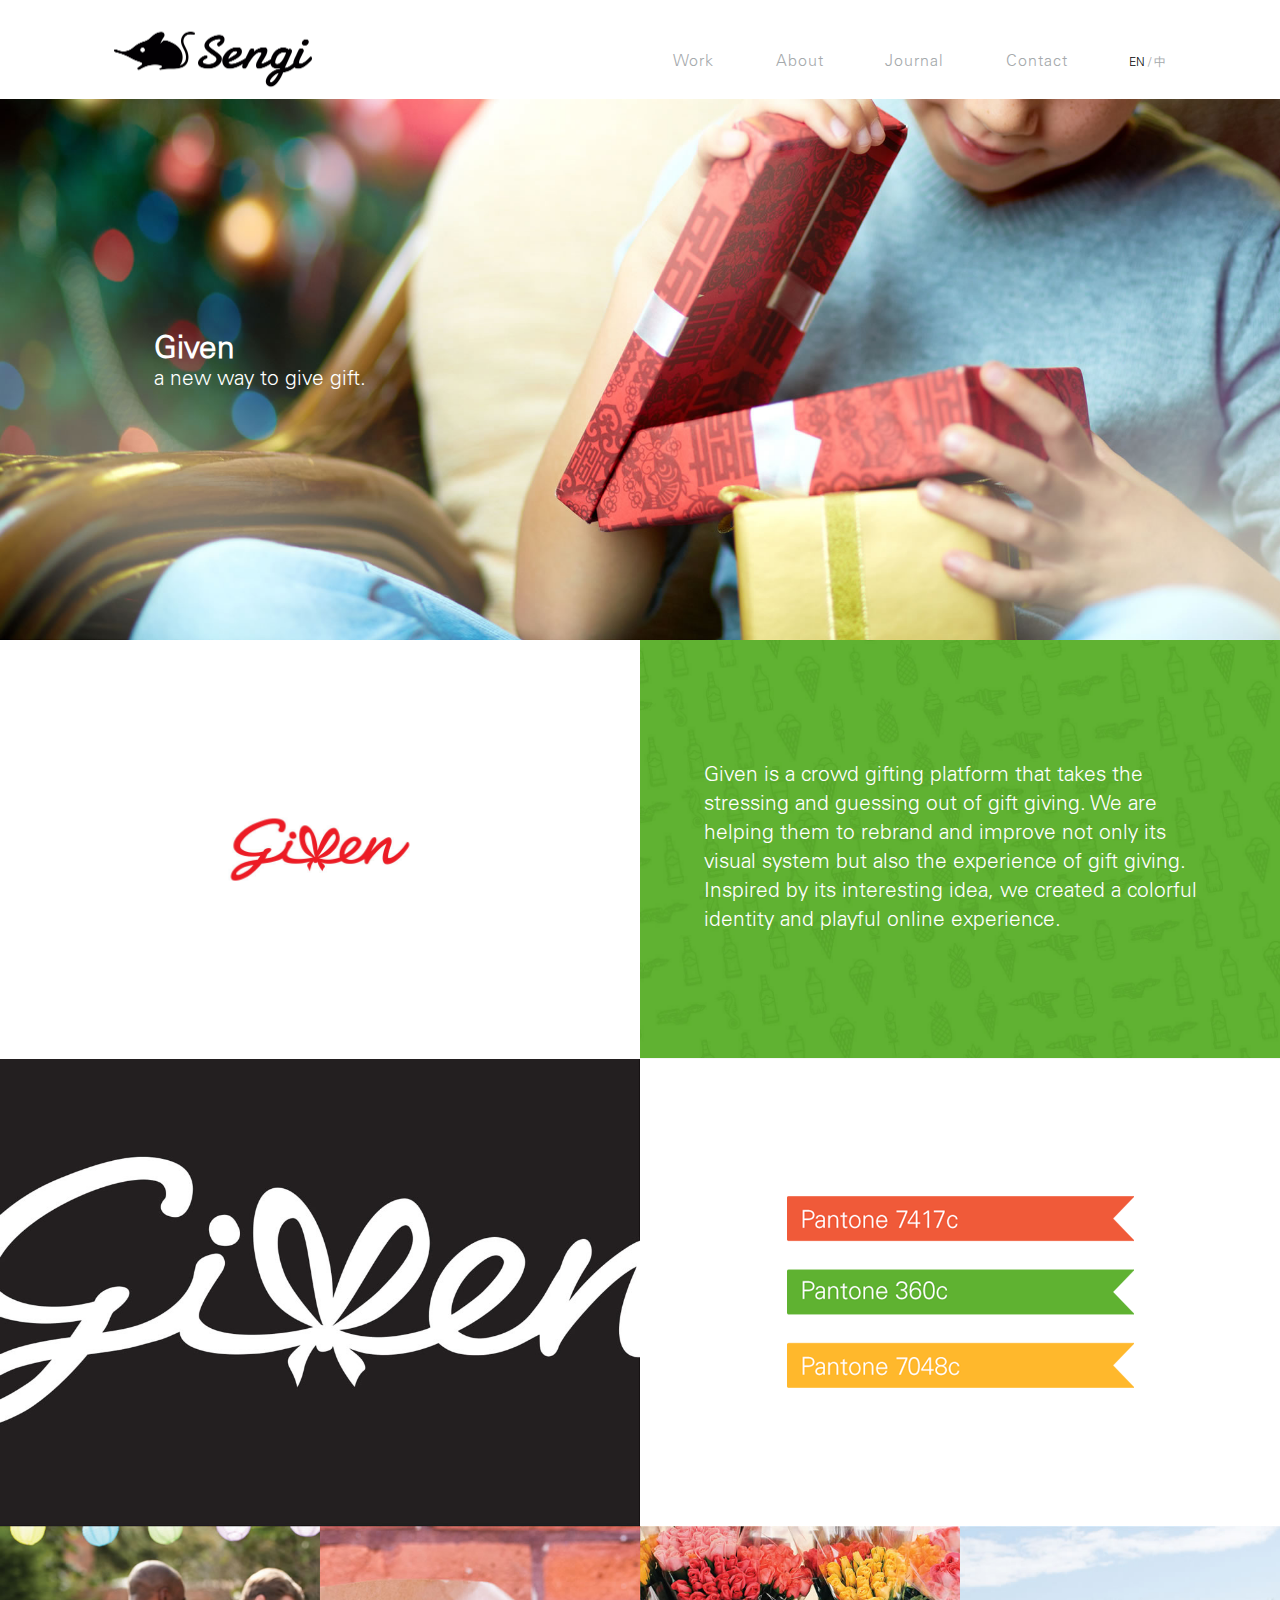
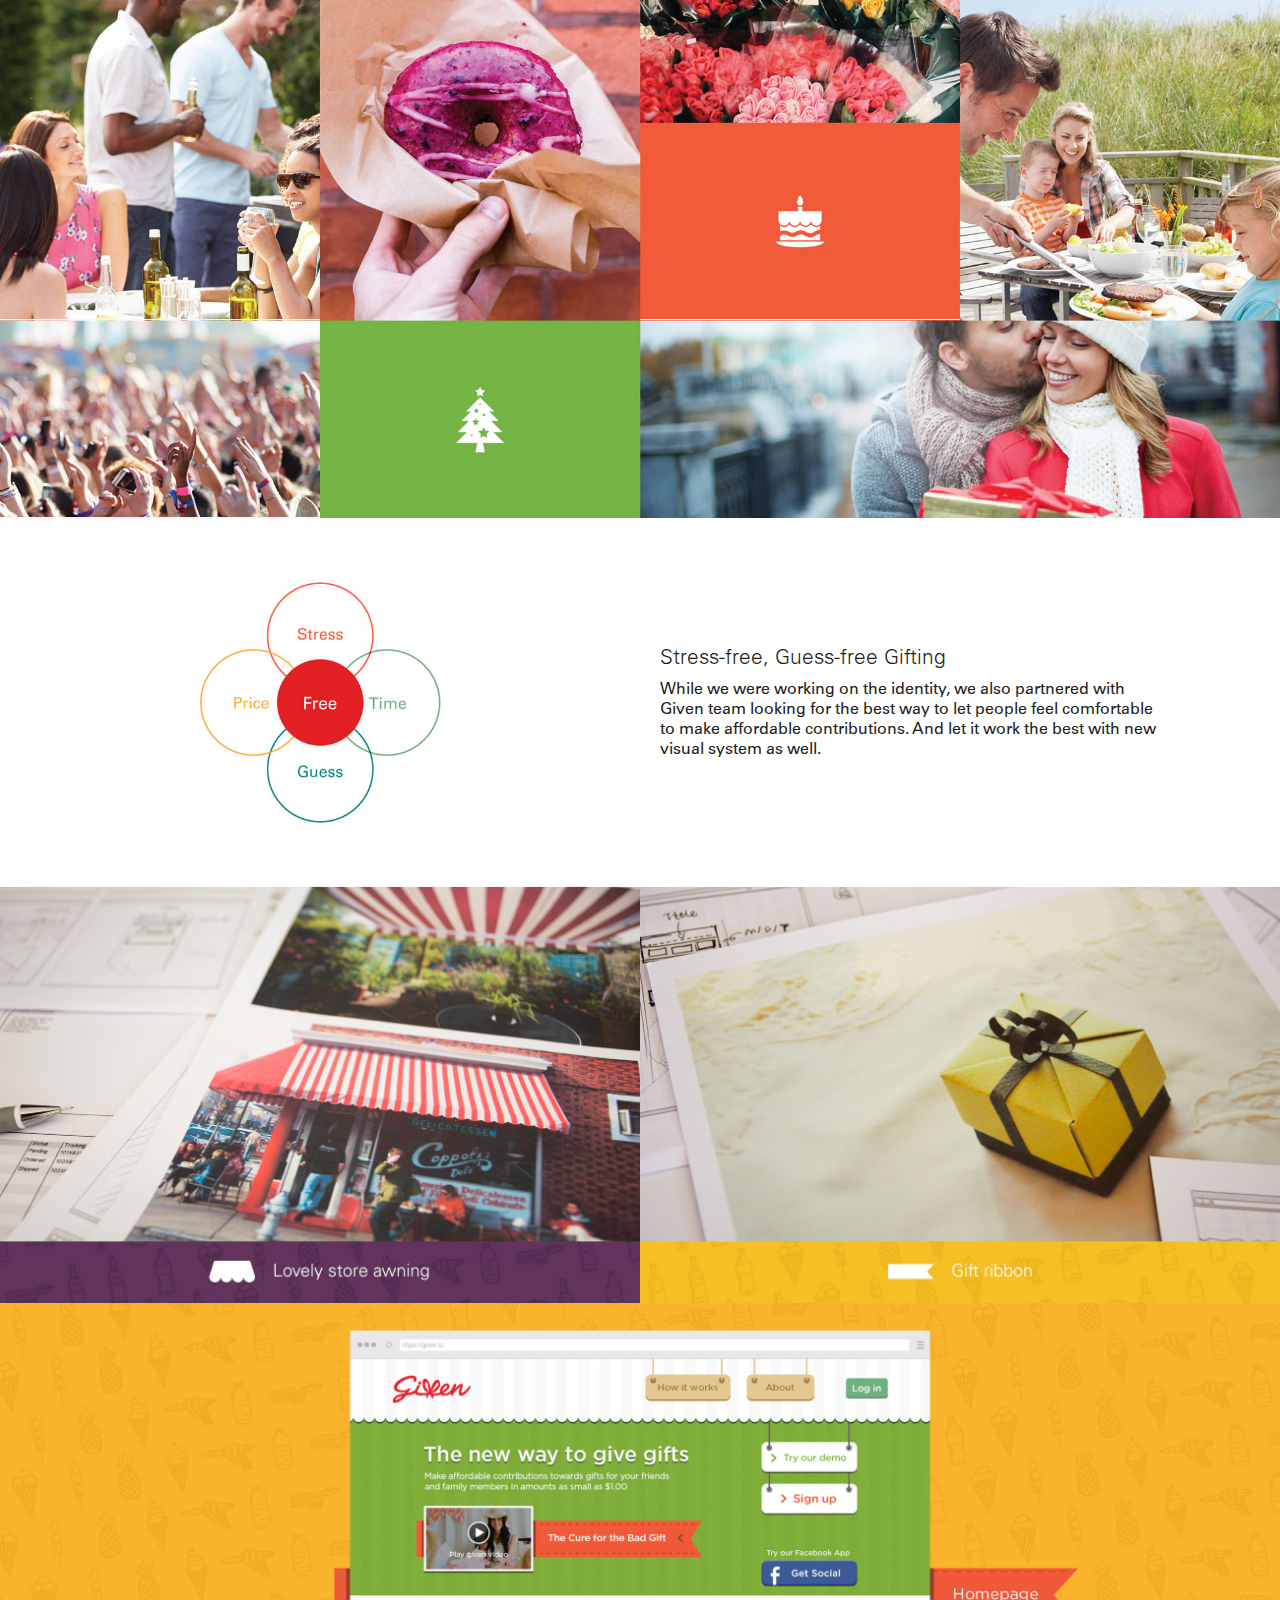
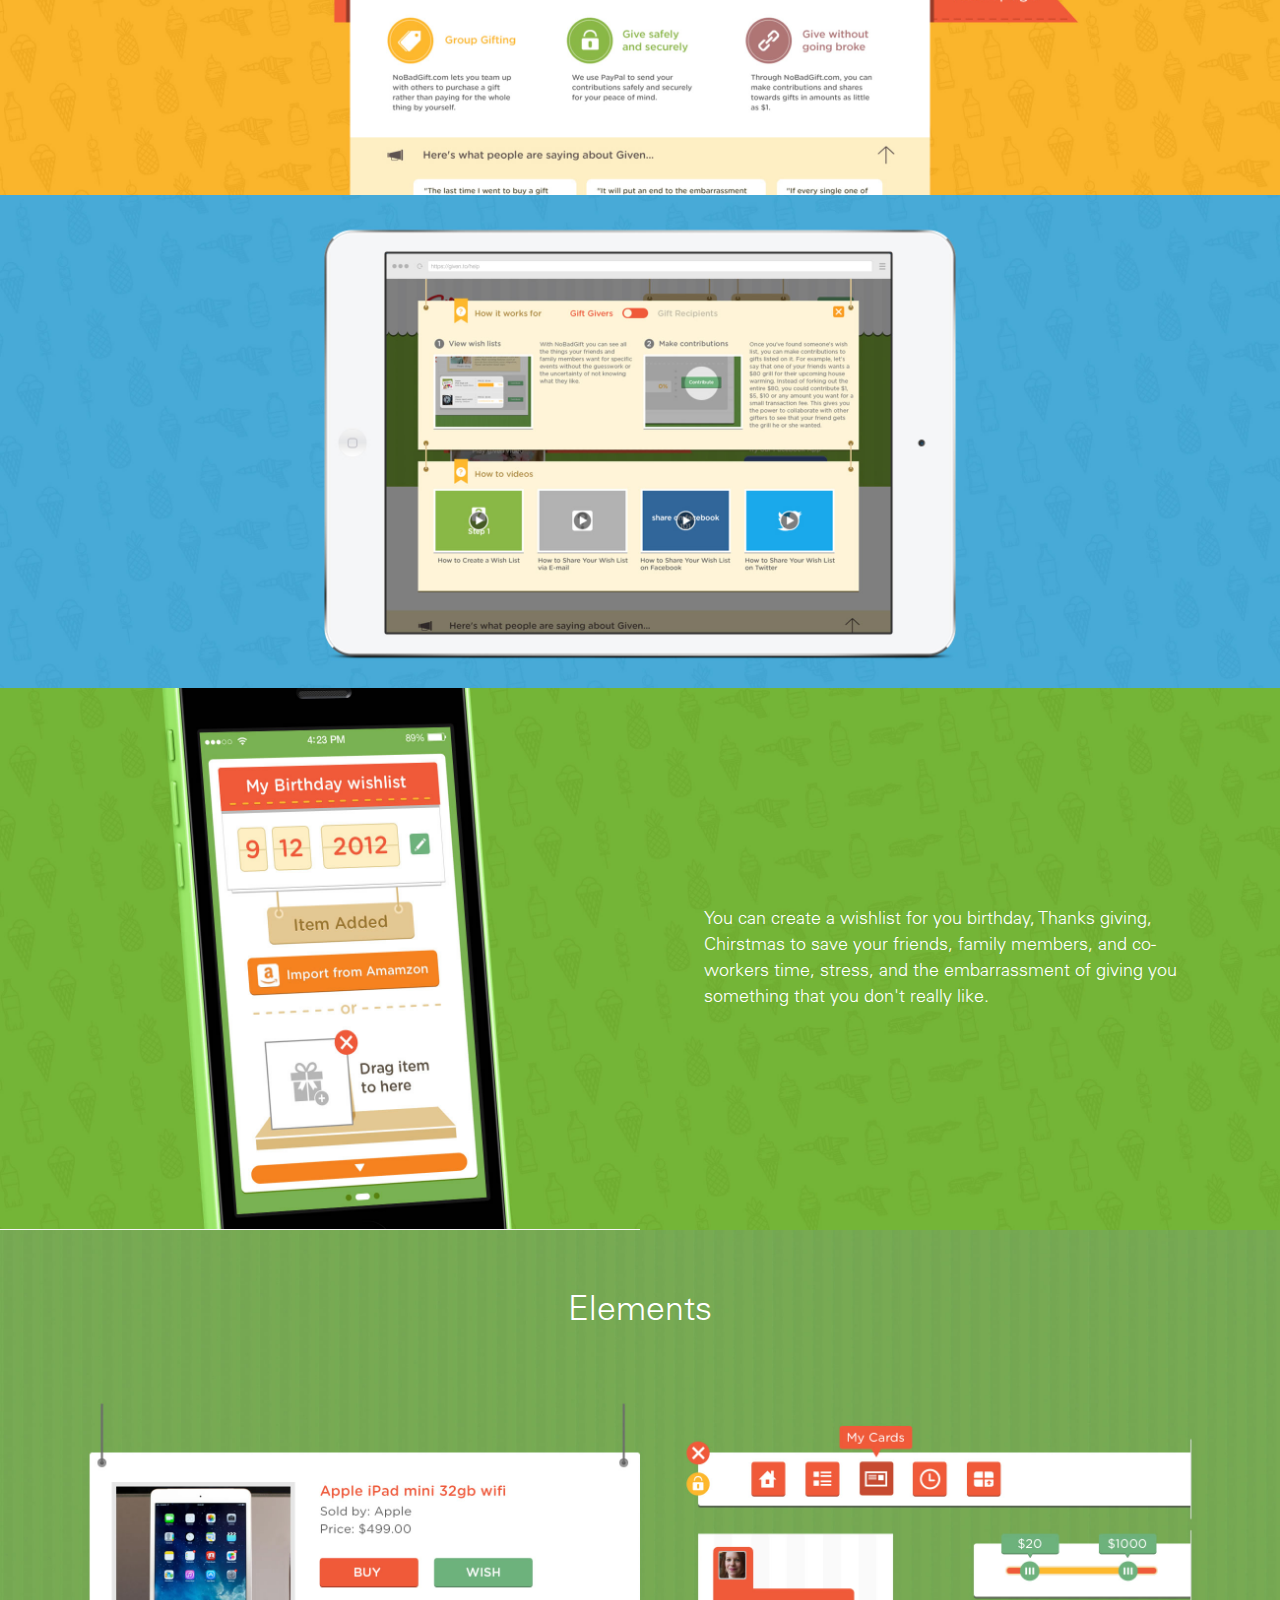
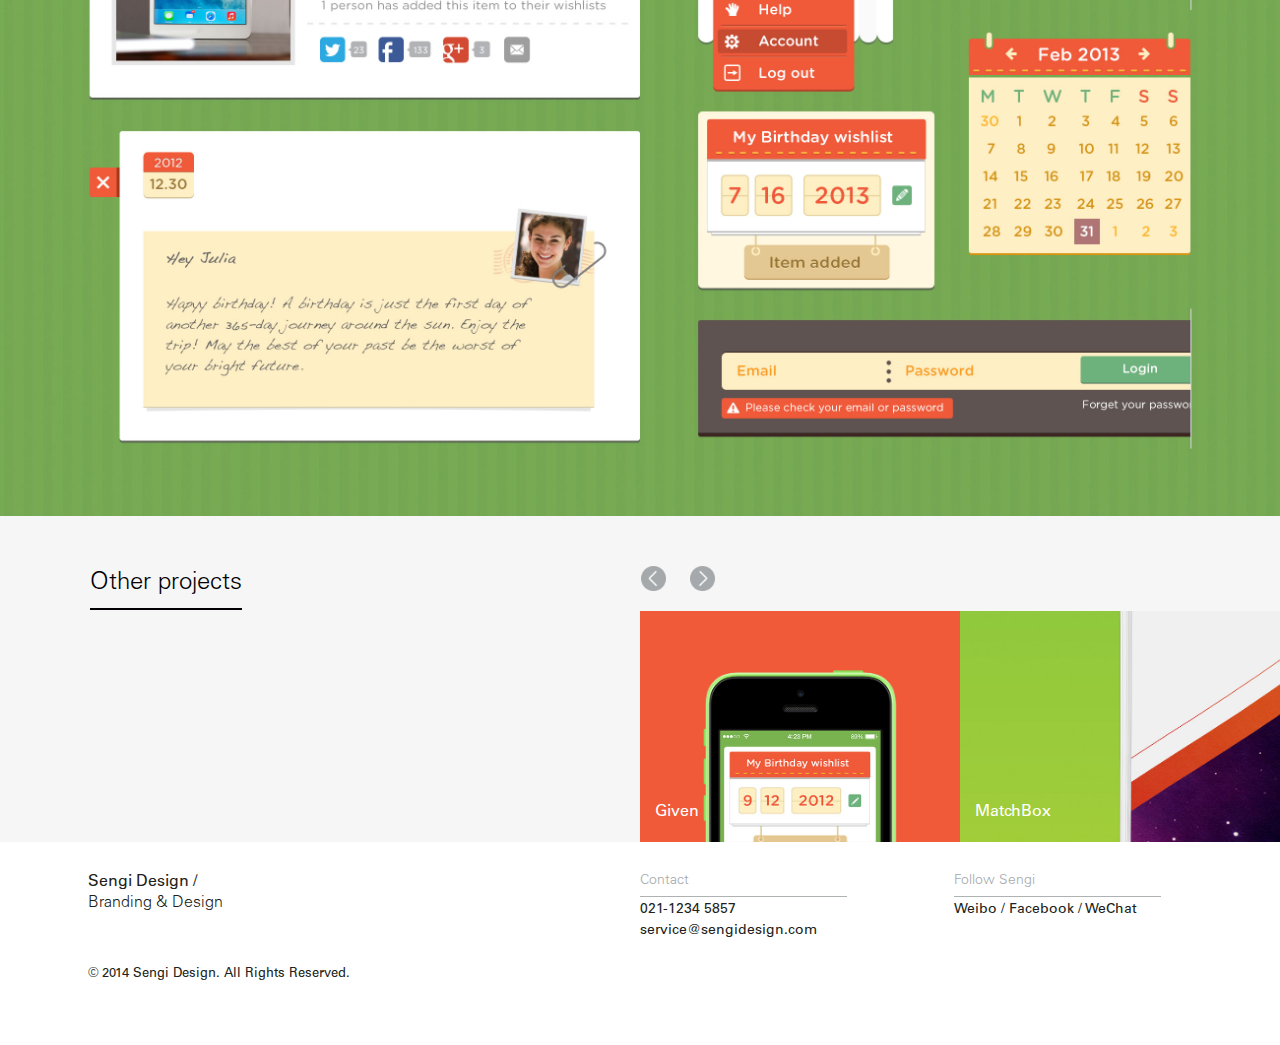
<file: given.html>
<!doctype html>
<html xmlns="http://www.w3.org/1999/xhtml" xml:lang="en-US" lang="en-US">
<head>
<meta charset="utf-8">
<meta http-equiv="X-UA-Compatible" content="IE=Edge,chrome=1">
<meta name="viewport" content="width=device-width, initial-scale=1.0, minimum-scale=1.0, maximum-scale=1.0, user-scalable=no">
<title>Works-Given</title>
<link rel="stylesheet" type="text/css" href="css/base.css">
<link rel="stylesheet" type="text/css" href="css/style.css">
<link rel="stylesheet" type="text/css" href="css/responsive.css">
<link rel="stylesheet" type="text/css" href="css/component.css">
</head>

<body>
<div class="top">
<div class="contact d_none" id="contact">
    <div class="ColumnTwo">
    	<div class="contactline"></div>
        <div class="contactText">Whether you may like to hire us for your project, or just have a simple question about your brand, company and need some advice, do not hesitate to contact us. We‘re here to help.</div>
        <p>
            <strong>Phone:</strong> 021-1234 5678<br>
            <strong>New Business:</strong> <a href="mailto:service@sengidesign.com">service@sengidesign.com</a><br>
            <strong>General Question:</strong> <a href="mailto:hello@sengidesign.com">hello@sengidesign.com</a><br>
            <strong>Careers:</strong> <a href="hr.sengi@gmail.com">hr.sengi@gmail.com</a>
        </p>
    </div>
    <div class="ColumnTwo">
    	<ul>
        	<li>
            	<input type="text" value="Your name">
                <input type="text" value="Email">
            </li>
            <li>
            	<input type="text" value="Phone number">
                <input type="text" value="New business inquiry" class="newBus">
            </li>
            <li>
            	<textarea>Message</textarea>
            </li>
            <li><button class="progress-button" data-style="shrink" data-horizontal>Send</button></li>
        </ul>
    </div>
    <div class="comClose"></div>
</div>
<header class="clearfix">
	<h1 class="fl"><a href="javascript:void(0);" class="logo"></a></h1>
    <nav class="fr">
        <div class="clearfix">      
        	<span class="fr"><a href="javascript:void(0);"><em>EN</em> / 中</a></span>
            <ul class="fr meun">
            	<li class="menuContact"><a href="#contact">Contact</a></li>
                <li><a href="javascript:void(0);">Journal</a></li>
                <li><a href="javascript:void(0);">About</a></li>
                <li class="menuWork"><a href="javascript:void(0);">Work</a></li>
           </ul>
        </div>
    </nav>
    <ul class="navToggle">
		<li></li><li></li><li></li>
	</ul>   
</header>
</div>
<div class="container worksGiven">
<div class="givenBanner fontCom white">
	<img src="images/given_01.jpg" width="100%" alt="">
    <p><strong>Given</strong>a new way to give gift.</p>
</div>
<div class="clearfix given_intro">
	<div class="ColumnTwo">
    	<img src="images/given_logo.jpg" width="100%" class="d_block" alt="">
    </div>
    <div class="ColumnTwo table">
        <h1 class="white table-cell fontCom p0_10">
        	Given is a crowd gifting platform that takes the stressing and guessing out of gift giving. We are helping them to rebrand and improve not only its visual system but also the experience of gift giving. Inspired by its interesting idea, we created a colorful identity and playful online experience.
        </h1>
    </div>
</div>
<div class="clearfix given_logobig">
	<div class="ColumnTwo">
    	<img src="images/given_logobig.jpg" width="100%" class="d_block" alt="">
    </div>
    <div class="ColumnTwo table">
        <h1 class="bgWhite table-cell">
        	<img src="images/given_colors.png" class="given_colors" alt="">
        </h1>
    </div>
</div>
<section class="givenGrid">
	<ul>
    	<li><img src="images/given_grid01.jpg" alt=""></li>
        <li><img src="images/given_grid02.jpg" alt=""></li>
        <li><img src="images/given_grid03.jpg" alt=""></li>
        <li><img src="images/given_grid04.jpg" alt=""></li>
        <li><img src="images/given_grid05.jpg" alt=""></li>
        <li><img src="images/given_grid06.jpg" alt=""></li>
        <li><img src="images/given_grid07.jpg" alt=""></li>
    </ul>
</section>
<div class="clearfix given_research">
	<div class="ColumnTwo">
    	<img src="images/given_research.jpg" width="100%" class="d_block" alt="">
    </div>
    <div class="ColumnTwo table">
        <div class="bgWhite table-cell">
        	<h2 class="fontCom">Stress-free, Guess-free Gifting</h2>
            <p class="fontBold">While we were working on the identity, we also partnered with Given team looking for the best way to let people feel comfortable to make affordable contributions. And let it work the best with new visual system as well.</p>
        </div>
    </div>
</div>
<div class="clearfix">
	<div class="ColumnTwo">
    	<img src="images/given_awning.jpg" width="100%" class="d_block" alt="">
    </div>
    <div class="ColumnTwo">
    	<img src="images/given_ribbon.jpg" width="100%" class="d_block" alt="">
    </div>
</div>
<section class="givenPic">
	<img src="images/given_browser.jpg" width="100%" class="d_block" alt="">
    <img src="images/given_browserSmall.jpg" width="100%" class="d_none given_browserSmall" alt="">
    <img src="images/given_ipadmini.jpg" width="100%" class="d_block" alt="">
    <img src="images/given_ipadminiSmall.jpg" width="100%" class="d_none given_ipadminiSmall" alt="">
</section>
<div class="clearfix given_iphone">
	<div class="ColumnTwo">
    	<img src="images/given_iphone.jpg" width="100%" class="d_block" alt="">
    </div>
    <div class="ColumnTwo table">
        <h3 class="white table-cell p0_10">
        	You can create a wishlist for you birthday, Thanks giving, Chirstmas to save your friends, family members, and co-workers time, stress, and the embarrassment of giving you something that you don't really like.
        </h3>
    </div>
</div>
<div class="given_elements">
	<h4 class="white">Elements</h4>
    <img src="images/given_elements.jpg" width="100%" class="d_block" alt="">
    <img src="images/given_elementsSmall.jpg" width="100%" class="d_none given_elementsSmall" alt="">
</div>
<article class="otherProjects clearfix">
    <dl>
        <dt>Other projects</dt>
    </dl>
    <div class="others">
    	<div class="arrows">
        	<a class="arrowPrev" href="javascript:void(0);"></a>
            <a class="arrowNext" href="javascript:void(0);"></a>
        </div>
        <div class="othersScoll">
            <ul class="clearfix worksMenu">
                <li><a href="javascript:void(0);"><img src="images/others01.jpg" width="100%" alt="" class="d_block"><span>Given</span><div class="shadowWrap"><div class="opacity"></div><div class="shadow"><em>View Project</em></div></div></a></li>
                <li><a href="javascript:void(0);"><img src="images/others02.jpg" width="100%" alt="" class="d_block"><span>MatchBox</span><div class="shadowWrap"><div class="opacity"></div><div class="shadow"><em>View Project</em></div></div></a></li>
                <li><a href="javascript:void(0);"><img src="images/others03.jpg" width="100%" alt="" class="d_block"><span>Topoli Motors</span><div class="shadowWrap"><div class="opacity"></div><div class="shadow"><em>View Project</em></div></div></a></li>
                <li><a href="javascript:void(0);"><img src="images/others04.jpg" width="100%" alt="" class="d_block"><span>Shunji lwai</span><div class="shadowWrap"><div class="opacity"></div><div class="shadow"><em>View Project</em></div></div></a></li>
                <li><a href="javascript:void(0);"><img src="images/others05.jpg" width="100%" alt="" class="d_block"><span>True&Co </span><div class="shadowWrap"><div class="opacity"></div><div class="shadow"><em>View Project</em></div></div></a></li>
                <li><a href="javascript:void(0);"><img src="images/others06.jpg" width="100%" alt="" class="d_block"><span>Tips for College</span><div class="shadowWrap"><div class="opacity"></div><div class="shadow"><em>View Project</em></div></div></a></li>
                <li><a href="javascript:void(0);"><img src="images/others07.jpg" width="100%" alt="" class="d_block"><span>Tinga Tech</span><div class="shadowWrap"><div class="opacity"></div><div class="shadow"><em>View Project</em></div></div></a></li>
                <li><a href="javascript:void(0);"><img src="images/others08.jpg" width="100%" alt="" class="d_block"><span>Read Museum</span><div class="shadowWrap"><div class="opacity"></div><div class="shadow"><em>View Project</em></div></div></a></li>
                <li><a href="javascript:void(0);"><img src="images/others09.jpg" width="100%" alt="" class="d_block"><span>PhotoBook</span><div class="shadowWrap"><div class="opacity"></div><div class="shadow"><em>View Project</em></div></div></a></li>
            </ul>
        </div>
    </div>
</article>
<footer class="clearfix">
    <aside>
        <div class="footerInfo">
            <strong class="fontBold">Sengi Design /</strong>
            <span>Branding & Design</span>
            <p class="fontBold"><em>© 2014 Sengi Design.</em>&nbsp;<em>All Rights Reserved.</em></p>
        </div>
    </aside>
    <aside>
        <ul>
            <li>
                <h3>Contact</h3>
                <p class="fontBold break-word">021-1234 5857<br><a href="mailto:service@sengidesign.com">service@sengidesign.com</a></p>
            </li>
            <li>
                <h3>Follow Sengi</h3>
                <p class="fontBold"><a href="javascript:void(0);">Weibo</a>  /  <a href="javascript:void(0);">Facebook</a>  /  <a href="javascript:void(0);">WeChat</a></p>
            </li>
        </ul>
    </aside>
</footer>
</div>
<script src="js/jquery-1.7.1.min.js" type="text/javascript" charset="utf-8"></script>
<script src="js/common.js" type="text/javascript" charset="utf-8"></script>
<script src="js/modernizr.custom.js" type="text/javascript" charset="utf-8"></script>
<script src="js/classie.js" type="text/javascript" charset="utf-8"></script>
<script src="js/progressButton.js" type="text/javascript" charset="utf-8"></script>
<script>
	[].slice.call( document.querySelectorAll( 'button.progress-button' ) ).forEach( function( bttn ) {
		new ProgressButton( bttn, {
			callback : function( instance ) {
				var progress = 0,
					interval = setInterval( function() {
						progress = Math.min( progress + Math.random() * 0.1, 1 );
						instance._setProgress( progress );

						if( progress === 1 ) {
							instance._stop(1);
							clearInterval( interval );
						}
					}, 200 );
			}
		} );
	} );
</script>
</body>
</html>
</file>
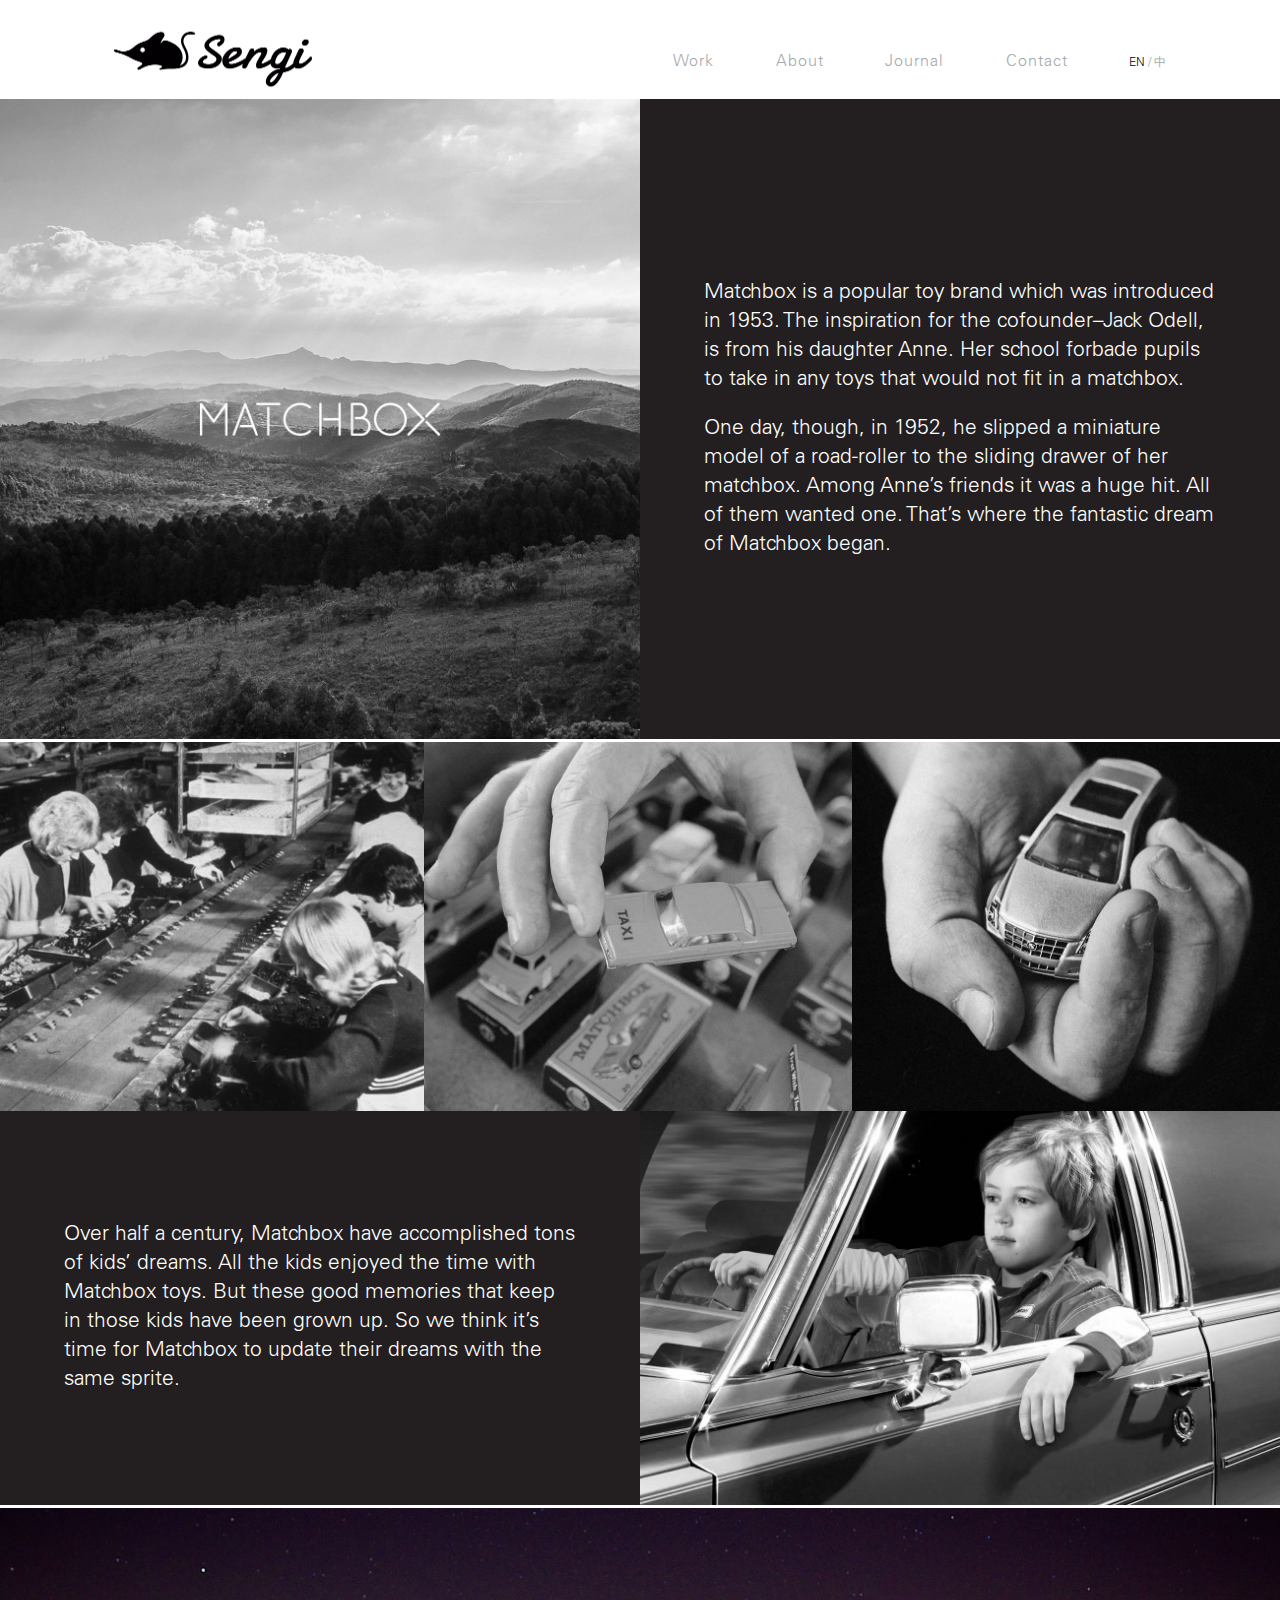
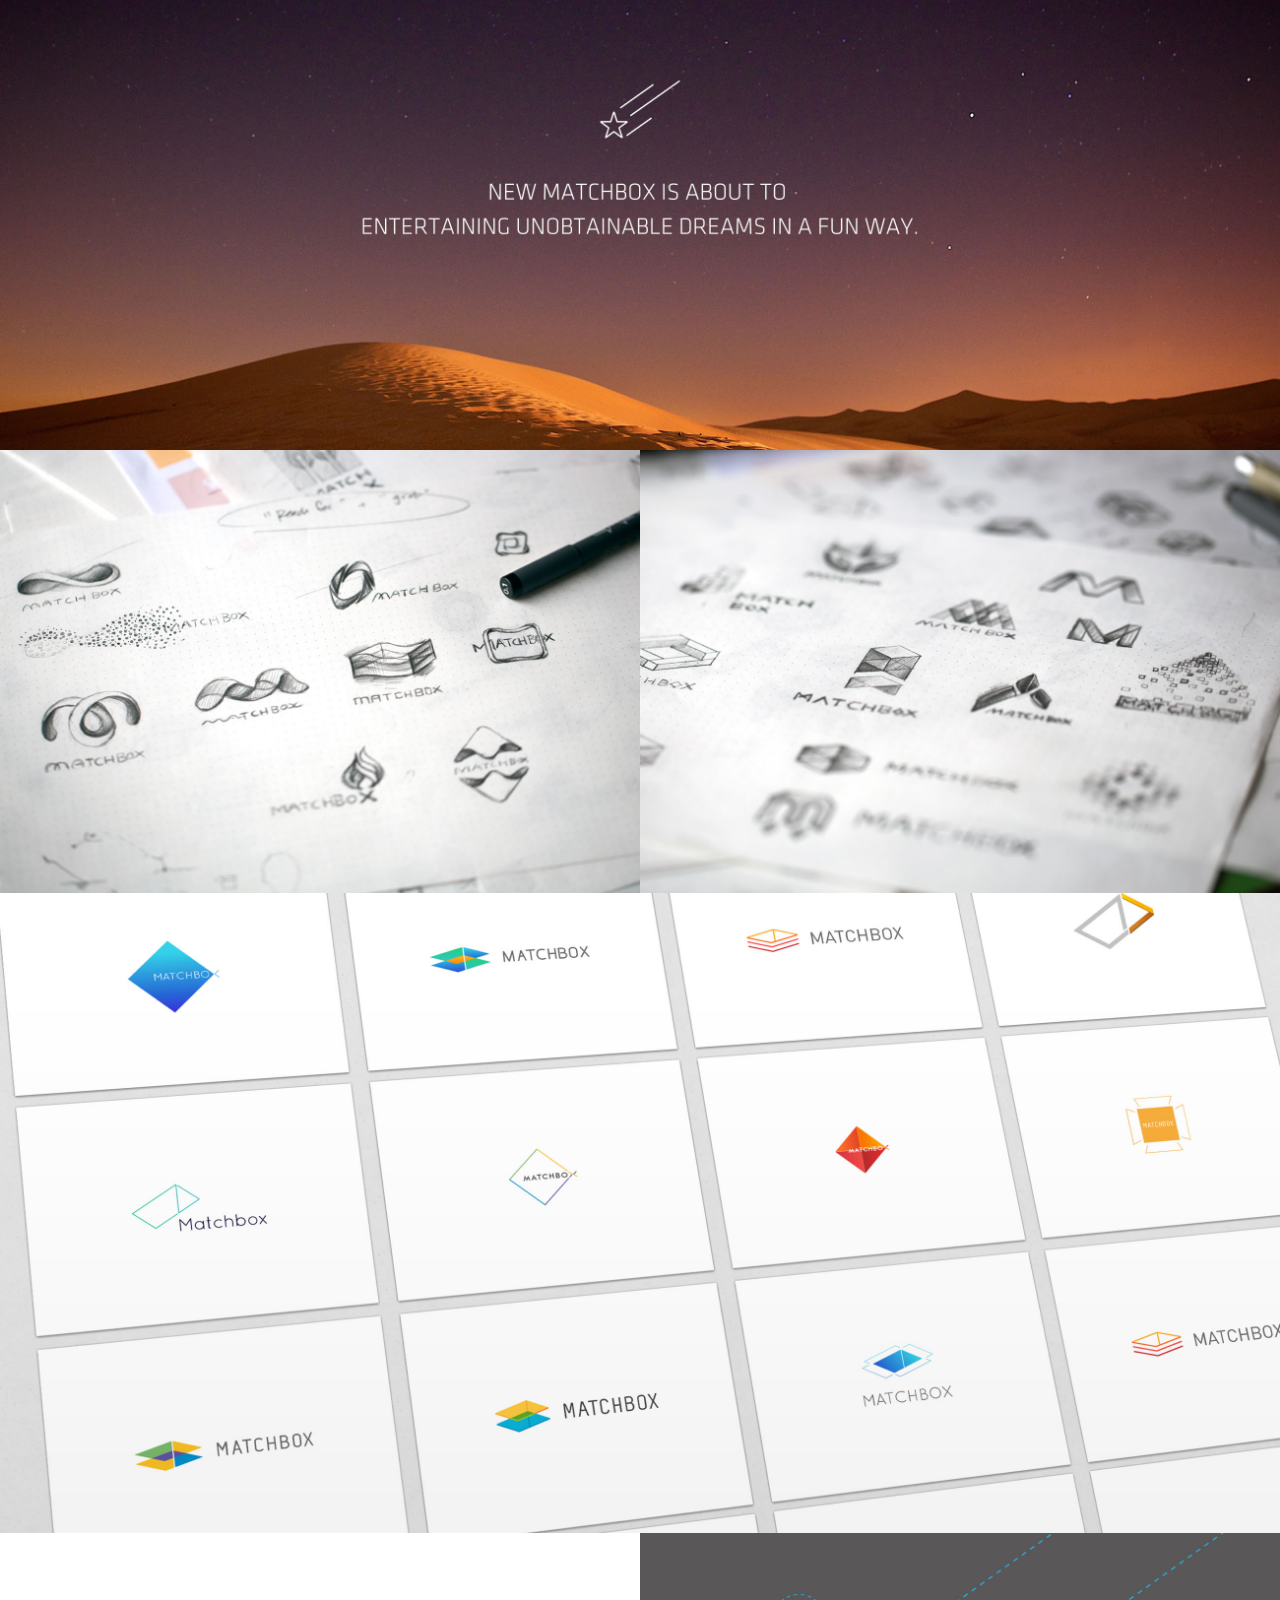
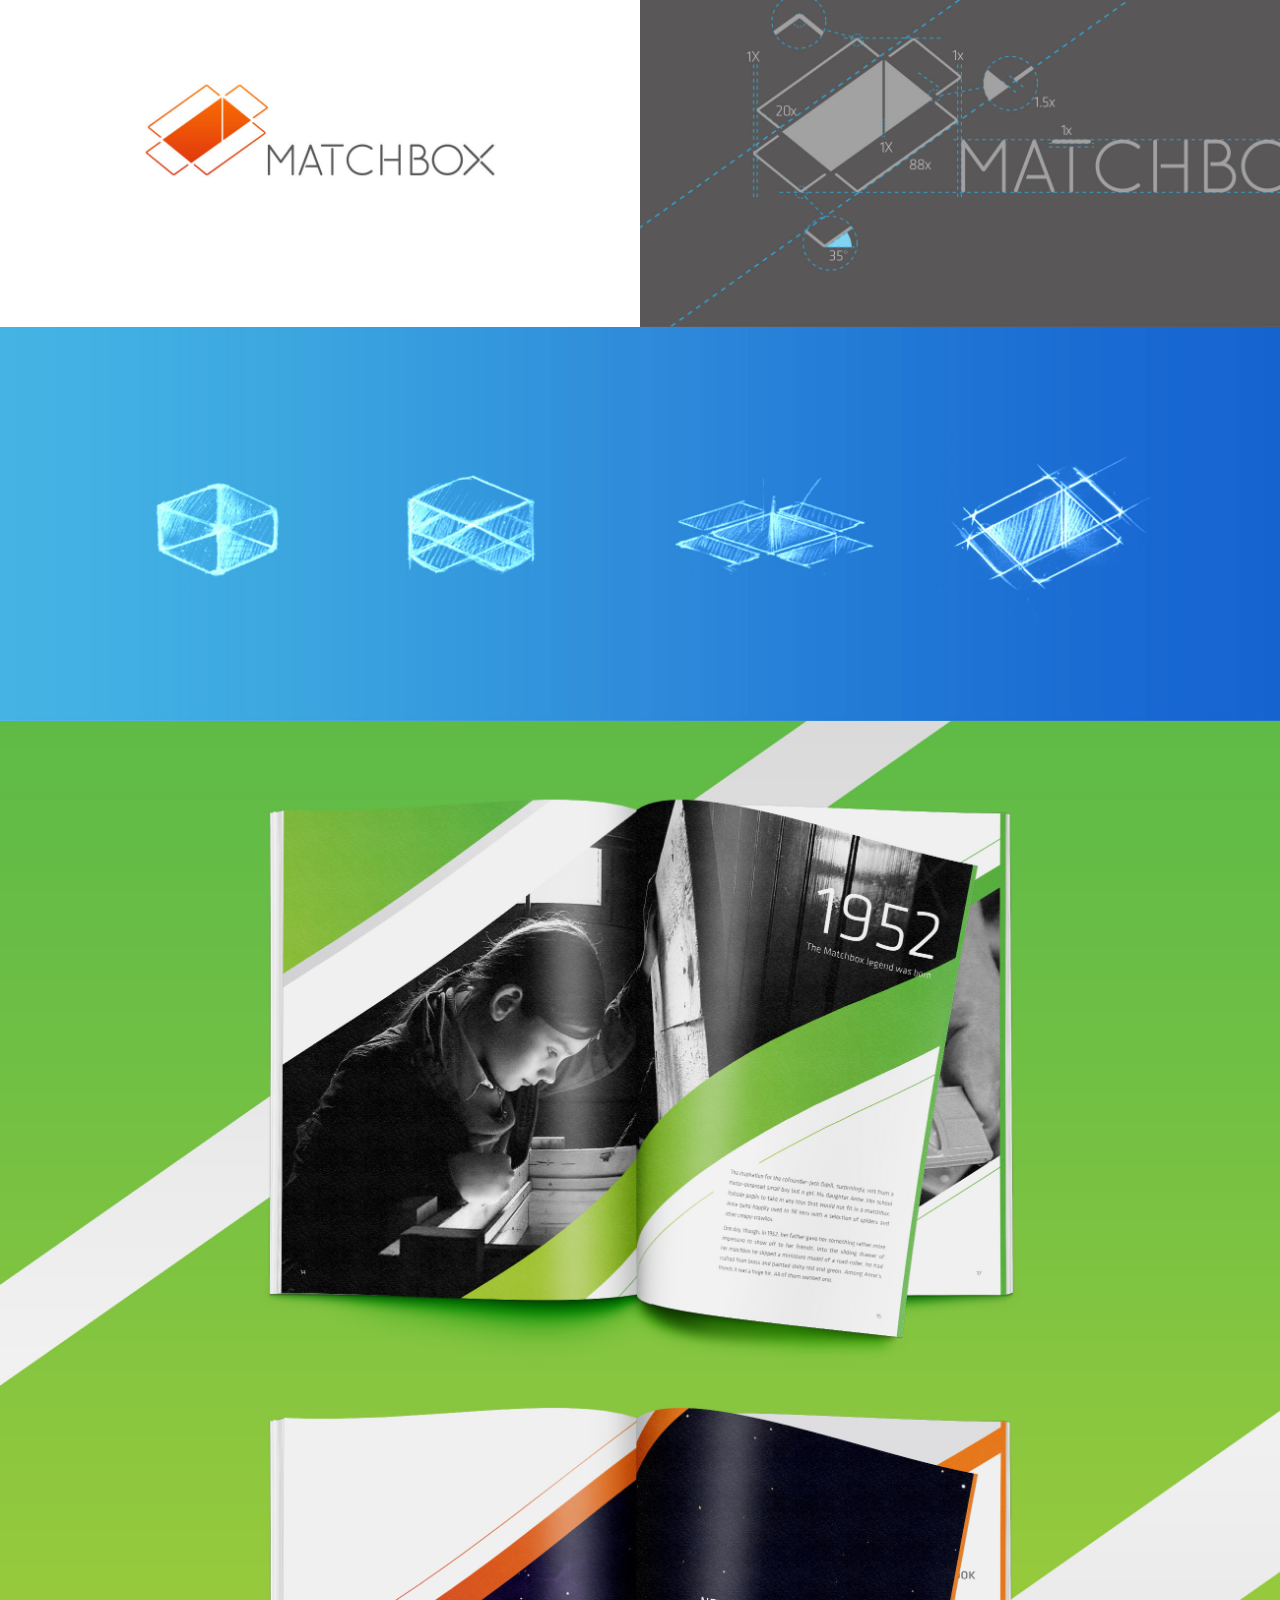
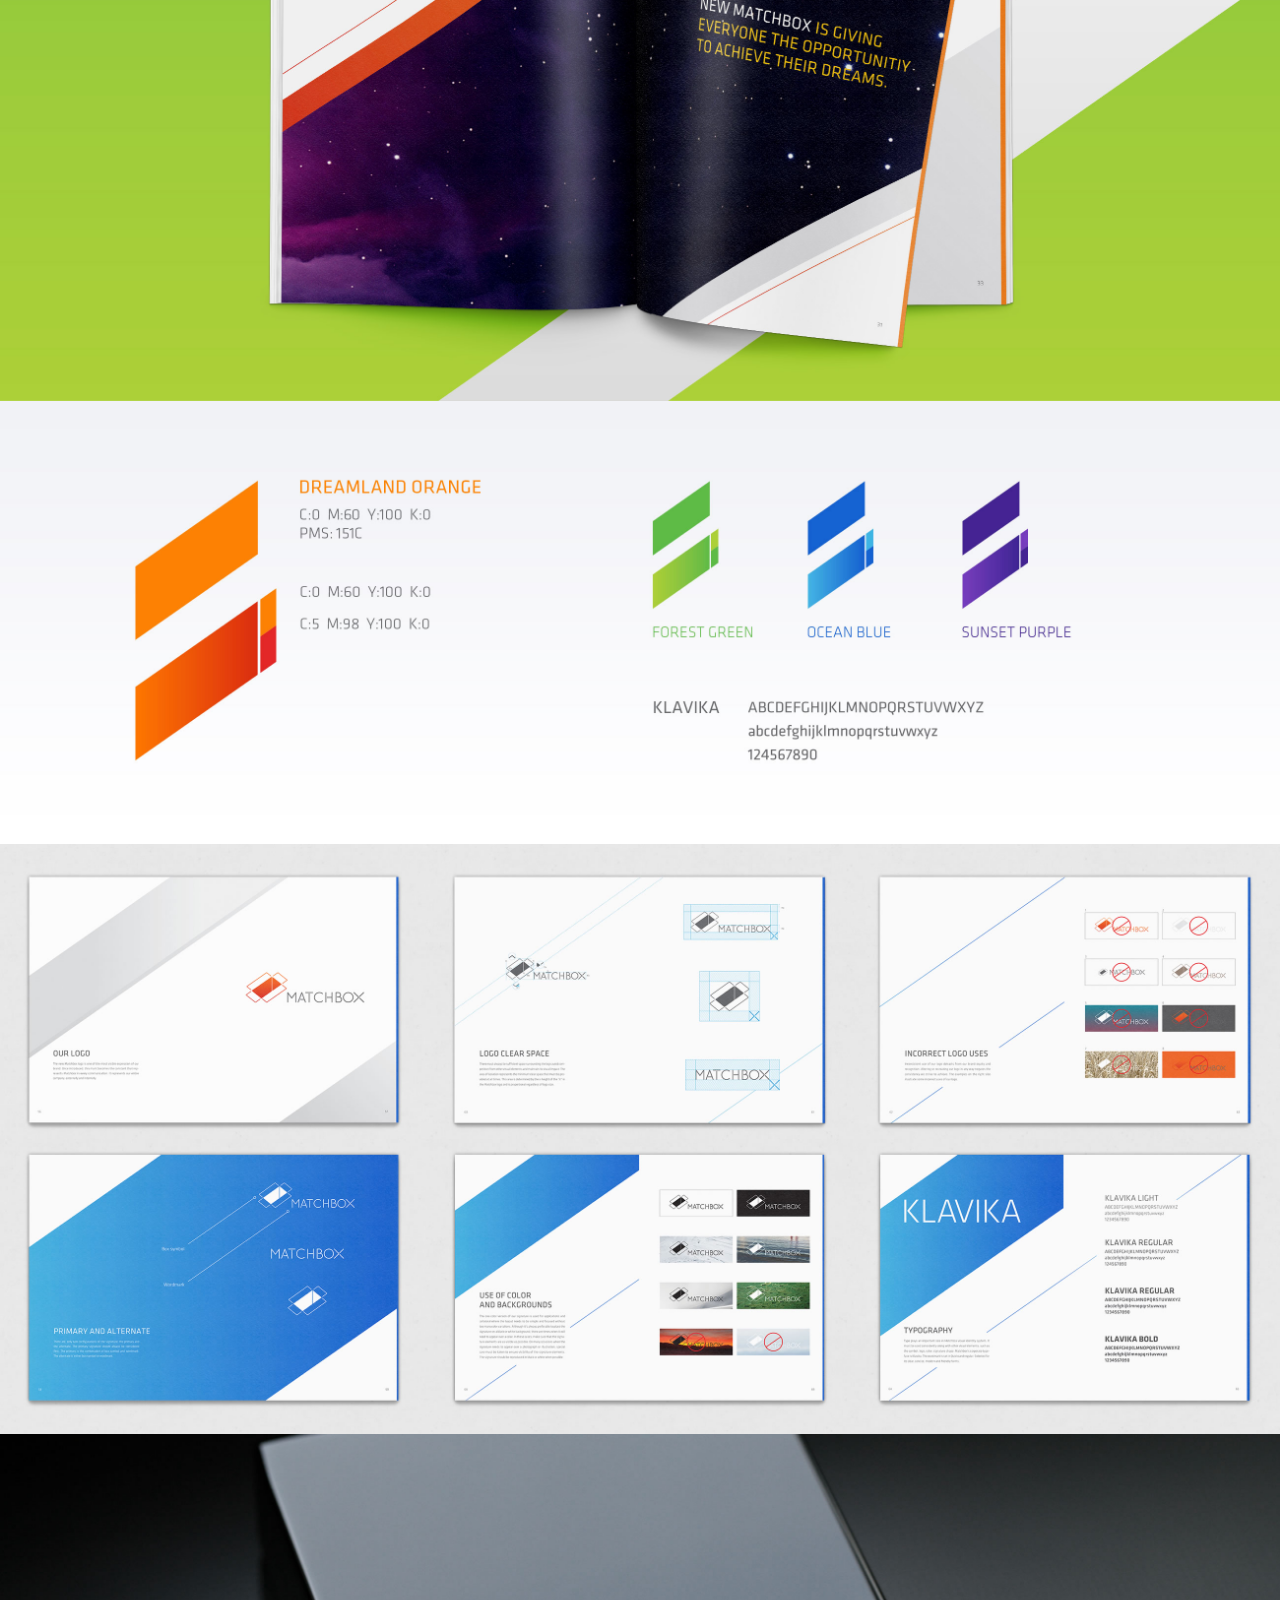
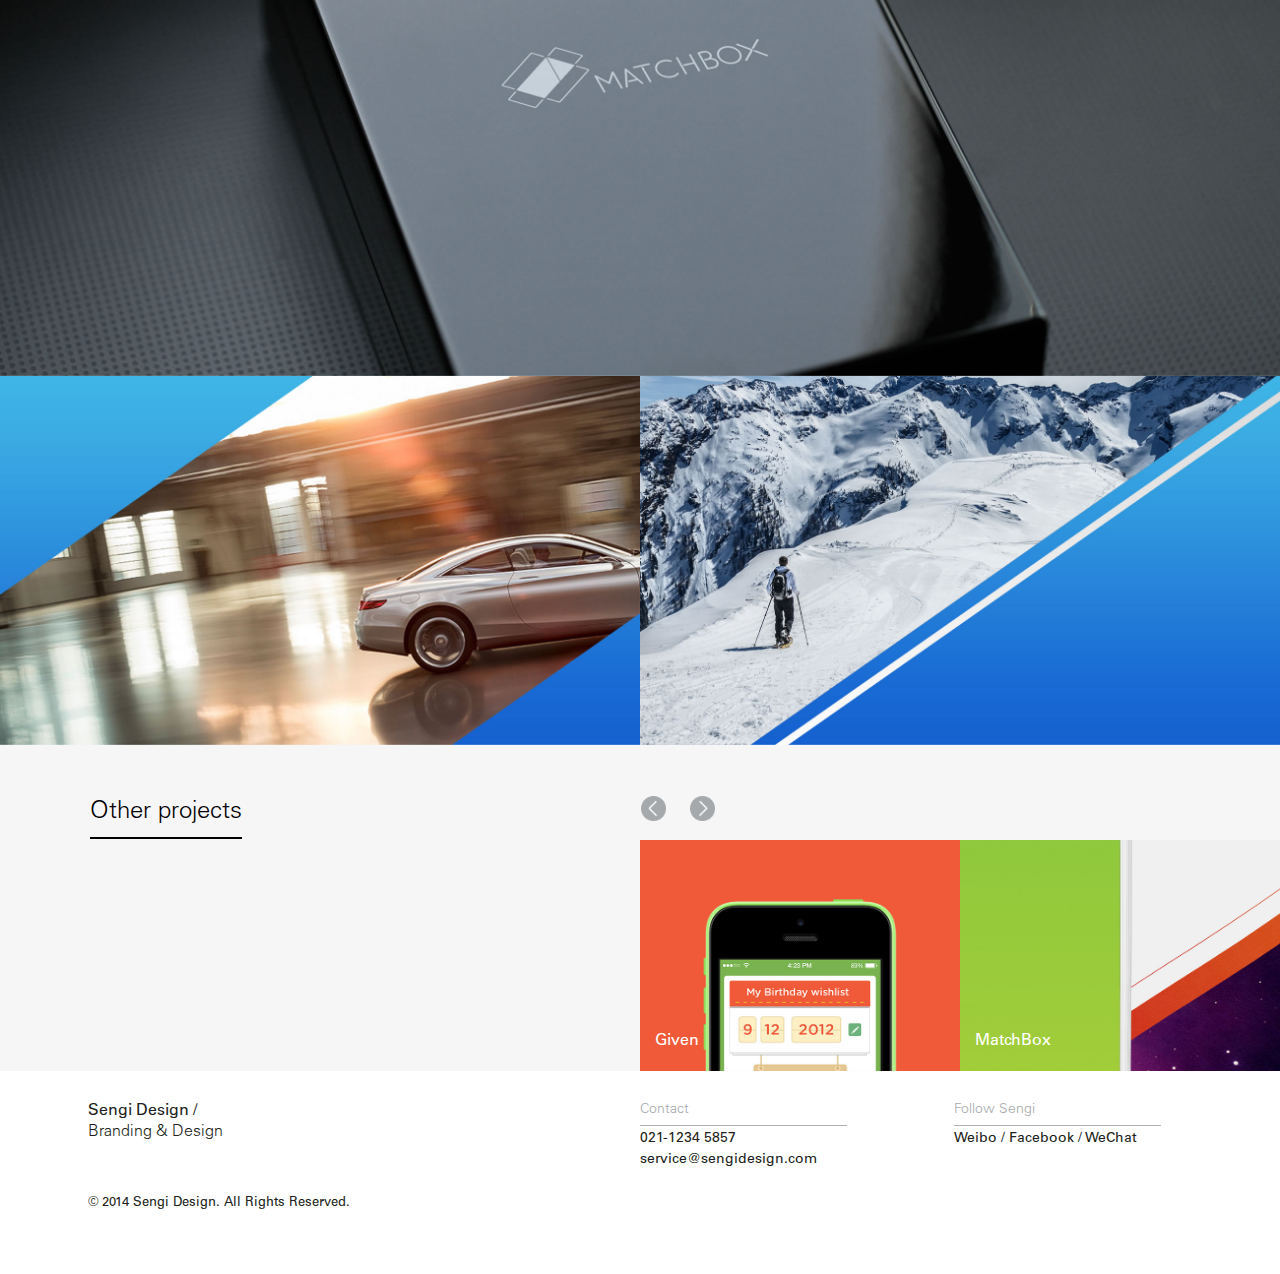
<file: matchbox.html>
<!doctype html>
<html xmlns="http://www.w3.org/1999/xhtml" xml:lang="en-US" lang="en-US">
<head>
<meta charset="utf-8">
<meta http-equiv="X-UA-Compatible" content="IE=Edge,chrome=1">
<meta name="viewport" content="width=device-width, initial-scale=1.0, minimum-scale=1.0, maximum-scale=1.0, user-scalable=no">
<title>Works-Matchbox</title>
<link rel="stylesheet" type="text/css" href="css/base.css">
<link rel="stylesheet" type="text/css" href="css/style.css">
<link rel="stylesheet" type="text/css" href="css/responsive.css">
<link rel="stylesheet" type="text/css" href="css/component.css">
</head>

<body>
<div class="top">
<div class="contact d_none" id="contact">
    <div class="ColumnTwo">
    	<div class="contactline"></div>
        <div class="contactText">Whether you may like to hire us for your project, or just have a simple question about your brand, company and need some advice, do not hesitate to contact us. We‘re here to help.</div>
        <p>
            <strong>Phone:</strong> 021-1234 5678<br>
            <strong>New Business:</strong> <a href="mailto:service@sengidesign.com">service@sengidesign.com</a><br>
            <strong>General Question:</strong> <a href="mailto:hello@sengidesign.com">hello@sengidesign.com</a><br>
            <strong>Careers:</strong> <a href="hr.sengi@gmail.com">hr.sengi@gmail.com</a>
        </p>
    </div>
    <div class="ColumnTwo">
    	<ul>
        	<li>
            	<input type="text" value="Your name">
                <input type="text" value="Email">
            </li>
            <li>
            	<input type="text" value="Phone number">
                <input type="text" value="New business inquiry" class="newBus">
            </li>
            <li>
            	<textarea>Message</textarea>
            </li>
            <li><button class="progress-button" data-style="shrink" data-horizontal>Send</button></li>
        </ul>
    </div>
    <div class="comClose"></div>
</div>
<header class="clearfix">
	<h1 class="fl"><a href="javascript:void(0);" class="logo"></a></h1>
    <nav class="fr">
        <div class="clearfix">      
        	<span class="fr"><a href="javascript:void(0);"><em>EN</em> / 中</a></span>
            <ul class="fr meun">
            	<li class="menuContact"><a href="#contact">Contact</a></li>
                <li><a href="javascript:void(0);">Journal</a></li>
                <li><a href="javascript:void(0);">About</a></li>
                <li class="menuWork"><a href="javascript:void(0);">Work</a></li>
           </ul>
        </div>
    </nav>
    <ul class="navToggle">
		<li></li><li></li><li></li>
	</ul>   
</header>
</div>
<div class="container worksMatchbox">
<div class="clearfix bgBlack matchboxH1">
	<div class="ColumnTwo">
    	<img src="images/matchbox_logo.jpg" width="100%" class="d_block" alt="">
    </div>
    <div class="ColumnTwo table">
        <h1 class="white table-cell fontCom p0_10">
        	<p>Matchbox is a popular toy brand which was introduced in 1953. The inspiration for the cofounder–Jack Odell, is from his daughter Anne. Her school forbade pupils to take in any toys that would not fit in a matchbox. </p>
            <p class="matchboxIntro">One day, though, in 1952, he slipped a miniature model of a road-roller to the sliding drawer of her matchbox. Among Anne’s friends it was a huge hit. All of them wanted one. That’s where the fantastic dream of Matchbox began.</p>
        </h1>
    </div>
</div>
<section class="matchboxPic">
	<ul>
    	<li><img src="images/matchbox_01.jpg" width="100%" class="d_block" alt=""></li>
        <li><img src="images/matchbox_02.jpg" width="100%" class="d_block" alt=""></li>
        <li><img src="images/matchbox_03.jpg" width="100%" class="d_block" alt=""></li>
    </ul>
</section>
<div class="clearfix bgBlack matchboxH2">	
    <div class="ColumnTwo table">
        <h2 class="white table-cell fontCom p0_10">
        	Over half a century, Matchbox have accomplished tons of kids’ dreams. All the kids enjoyed the time with Matchbox toys. But these good memories that keep in those kids have been grown up. So we think it’s time for Matchbox to update their dreams with the same sprite.
        </h2>
    </div>
    <div class="ColumnTwo">
    	<img src="images/matchbox_04.jpg" width="100%" class="d_block" alt="">
    </div>
</div>
<img src="images/matchbox_05.jpg" width="100%" class="d_block matchbox_05" alt="">
<img src="images/matchbox_05Small.jpg" width="100%" class="d_none deviveSmall" alt="">
<div class="clearfix">	
    <div class="ColumnTwo">
        <img src="images/matchbox_06.jpg" width="100%" class="d_block" alt="">
    </div>
    <div class="ColumnTwo">
    	<img src="images/matchbox_07.jpg" width="100%" class="d_block" alt="">
    </div>
</div>
<img src="images/matchbox_08.jpg" width="100%" class="d_block" alt="">
<div class="clearfix">	
    <div class="ColumnTwo">
        <img src="images/matchbox_logo02.jpg" width="100%" class="d_block" alt="">
    </div>
    <div class="ColumnTwo">
    	<img src="images/matchbox_logo03.jpg" width="100%" class="d_block" alt="">
    </div>
</div>
<img src="images/matchbox_logos.jpg" width="100%" class="d_block matchbox_logos" alt="">
<img src="images/matchbox_logosSmall.jpg" width="100%" class="d_none deviveSmall" alt="">
<img src="images/matchbox_09_A.jpg" width="100%" class="d_block" alt="">
<img src="images/matchbox_09_B.jpg" width="100%" class="d_block" alt="">
<img src="images/matchbox_10.jpg" width="100%" class="d_block" alt="">
<img src="images/matchbox_11.jpg" width="100%" class="d_block" alt="">
<img src="images/matchbox_12.jpg" width="100%" class="d_block" alt="">
<div class="clearfix">	
    <div class="ColumnTwo">
        <img src="images/matchbox_13.jpg" width="100%" class="d_block" alt="">
    </div>
    <div class="ColumnTwo">
    	<img src="images/matchbox_14.jpg" width="100%" class="d_block" alt="">
    </div>
</div>
<article class="otherProjects clearfix">
    <dl>
        <dt>Other projects</dt>
    </dl>
    <div class="others">
    	<div class="arrows">
        	<a class="arrowPrev" href="javascript:void(0);"></a>
            <a class="arrowNext" href="javascript:void(0);"></a>
        </div>
        <div class="othersScoll">
            <ul class="clearfix worksMenu">
                <li><a href="javascript:void(0);"><img src="images/others01.jpg" width="100%" alt="" class="d_block"><span>Given</span><div class="shadowWrap"><div class="opacity"></div><div class="shadow"><em>View Project</em></div></div></a></li>
                <li><a href="javascript:void(0);"><img src="images/others02.jpg" width="100%" alt="" class="d_block"><span>MatchBox</span><div class="shadowWrap"><div class="opacity"></div><div class="shadow"><em>View Project</em></div></div></a></li>
                <li><a href="javascript:void(0);"><img src="images/others03.jpg" width="100%" alt="" class="d_block"><span>Topoli Motors</span><div class="shadowWrap"><div class="opacity"></div><div class="shadow"><em>View Project</em></div></div></a></li>
                <li><a href="javascript:void(0);"><img src="images/others04.jpg" width="100%" alt="" class="d_block"><span>Shunji lwai</span><div class="shadowWrap"><div class="opacity"></div><div class="shadow"><em>View Project</em></div></div></a></li>
                <li><a href="javascript:void(0);"><img src="images/others05.jpg" width="100%" alt="" class="d_block"><span>True&Co </span><div class="shadowWrap"><div class="opacity"></div><div class="shadow"><em>View Project</em></div></div></a></li>
                <li><a href="javascript:void(0);"><img src="images/others06.jpg" width="100%" alt="" class="d_block"><span>Tips for College</span><div class="shadowWrap"><div class="opacity"></div><div class="shadow"><em>View Project</em></div></div></a></li>
                <li><a href="javascript:void(0);"><img src="images/others07.jpg" width="100%" alt="" class="d_block"><span>Tinga Tech</span><div class="shadowWrap"><div class="opacity"></div><div class="shadow"><em>View Project</em></div></div></a></li>
                <li><a href="javascript:void(0);"><img src="images/others08.jpg" width="100%" alt="" class="d_block"><span>Read Museum</span><div class="shadowWrap"><div class="opacity"></div><div class="shadow"><em>View Project</em></div></div></a></li>
                <li><a href="javascript:void(0);"><img src="images/others09.jpg" width="100%" alt="" class="d_block"><span>PhotoBook</span><div class="shadowWrap"><div class="opacity"></div><div class="shadow"><em>View Project</em></div></div></a></li>
            </ul>
        </div>
    </div>
</article>
<footer class="clearfix">
    <aside>
        <div class="footerInfo">
            <strong class="fontBold">Sengi Design /</strong>
            <span>Branding & Design</span>
            <p class="fontBold"><em>© 2014 Sengi Design.</em>&nbsp;<em>All Rights Reserved.</em></p>
        </div>
    </aside>
    <aside>
        <ul>
            <li>
                <h3>Contact</h3>
                <p class="fontBold break-word">021-1234 5857<br><a href="mailto:service@sengidesign.com">service@sengidesign.com</a></p>
            </li>
            <li>
                <h3>Follow Sengi</h3>
                <p class="fontBold"><a href="javascript:void(0);">Weibo</a>  /  <a href="javascript:void(0);">Facebook</a>  /  <a href="javascript:void(0);">WeChat</a></p>
            </li>
        </ul>
    </aside>
</footer>
</div>
<script src="js/jquery-1.7.1.min.js" type="text/javascript" charset="utf-8"></script>
<script src="js/common.js" type="text/javascript" charset="utf-8"></script>
<script src="js/modernizr.custom.js" type="text/javascript" charset="utf-8"></script>
<script src="js/classie.js" type="text/javascript" charset="utf-8"></script>
<script src="js/progressButton.js" type="text/javascript" charset="utf-8"></script>
<script>
	[].slice.call( document.querySelectorAll( 'button.progress-button' ) ).forEach( function( bttn ) {
		new ProgressButton( bttn, {
			callback : function( instance ) {
				var progress = 0,
					interval = setInterval( function() {
						progress = Math.min( progress + Math.random() * 0.1, 1 );
						instance._setProgress( progress );

						if( progress === 1 ) {
							instance._stop(1);
							clearInterval( interval );
						}
					}, 200 );
			}
		} );
	} );
</script>
</body>
</html>
</file>
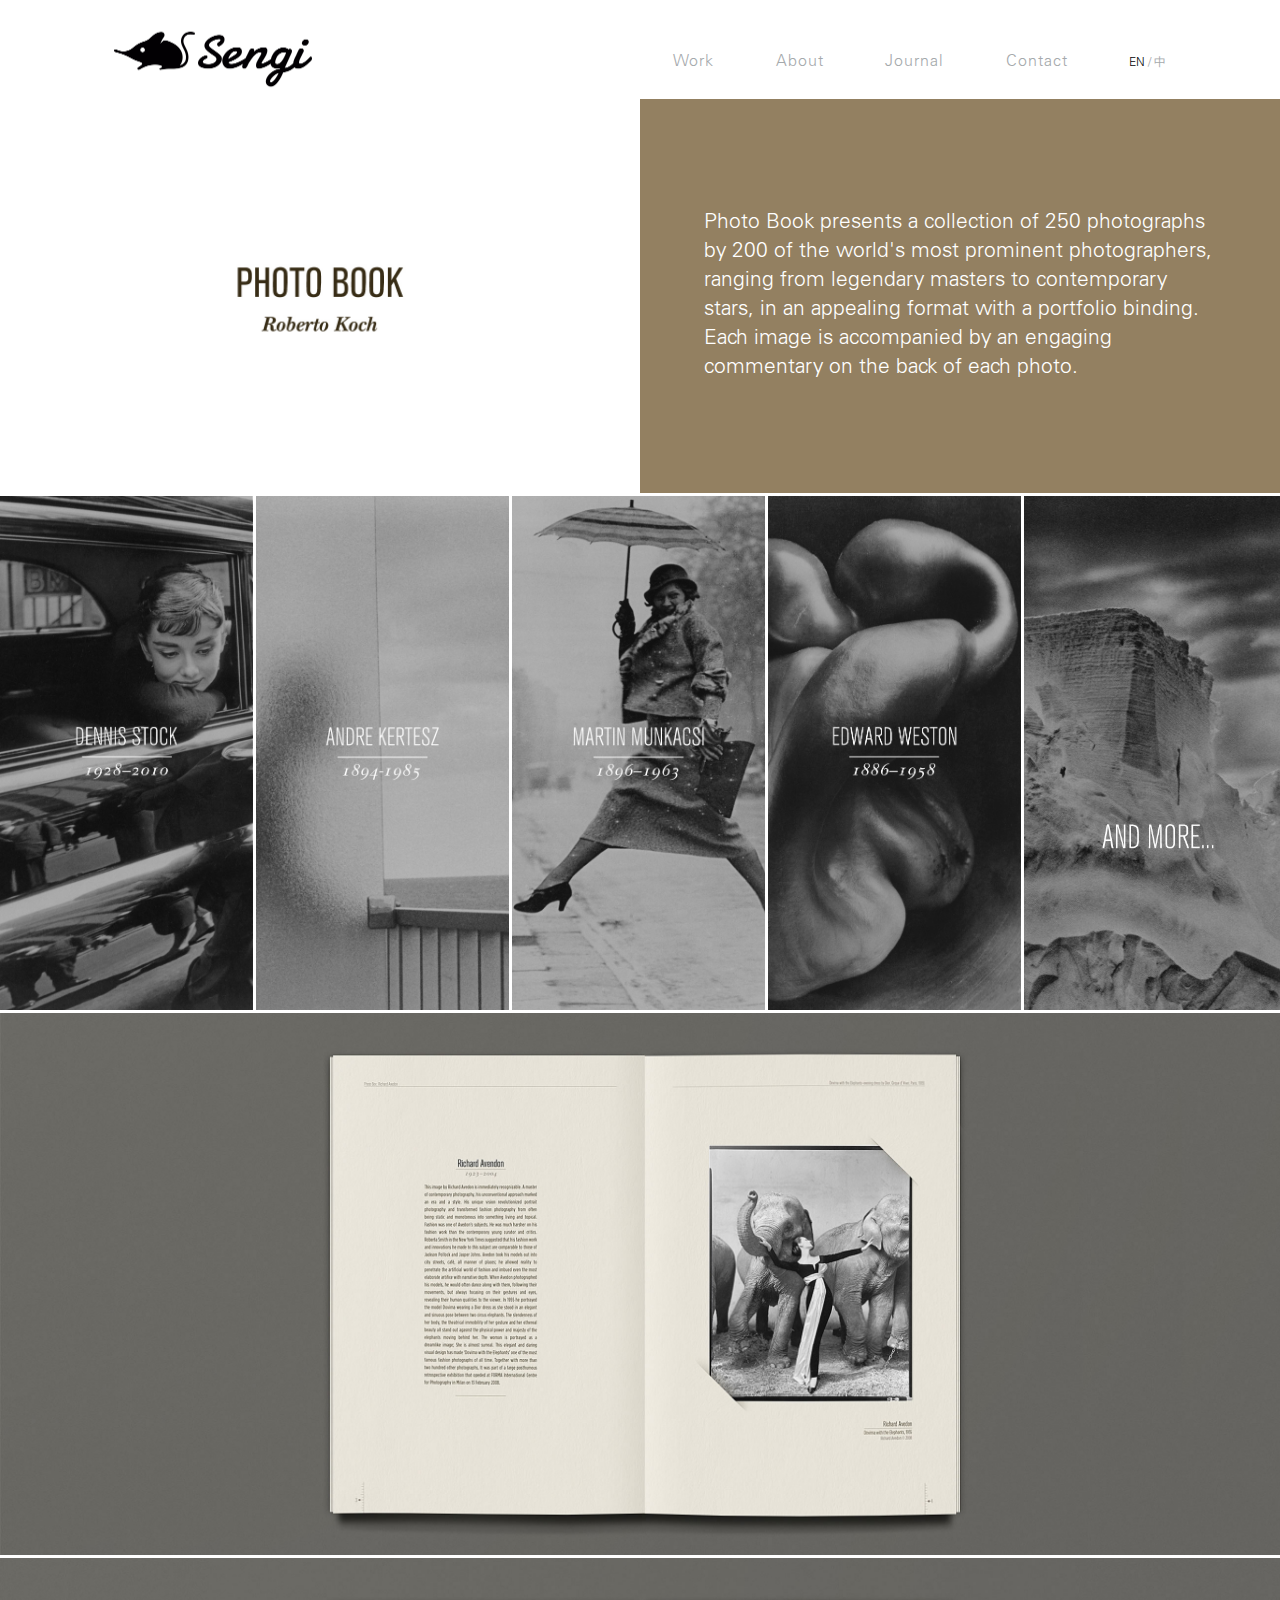
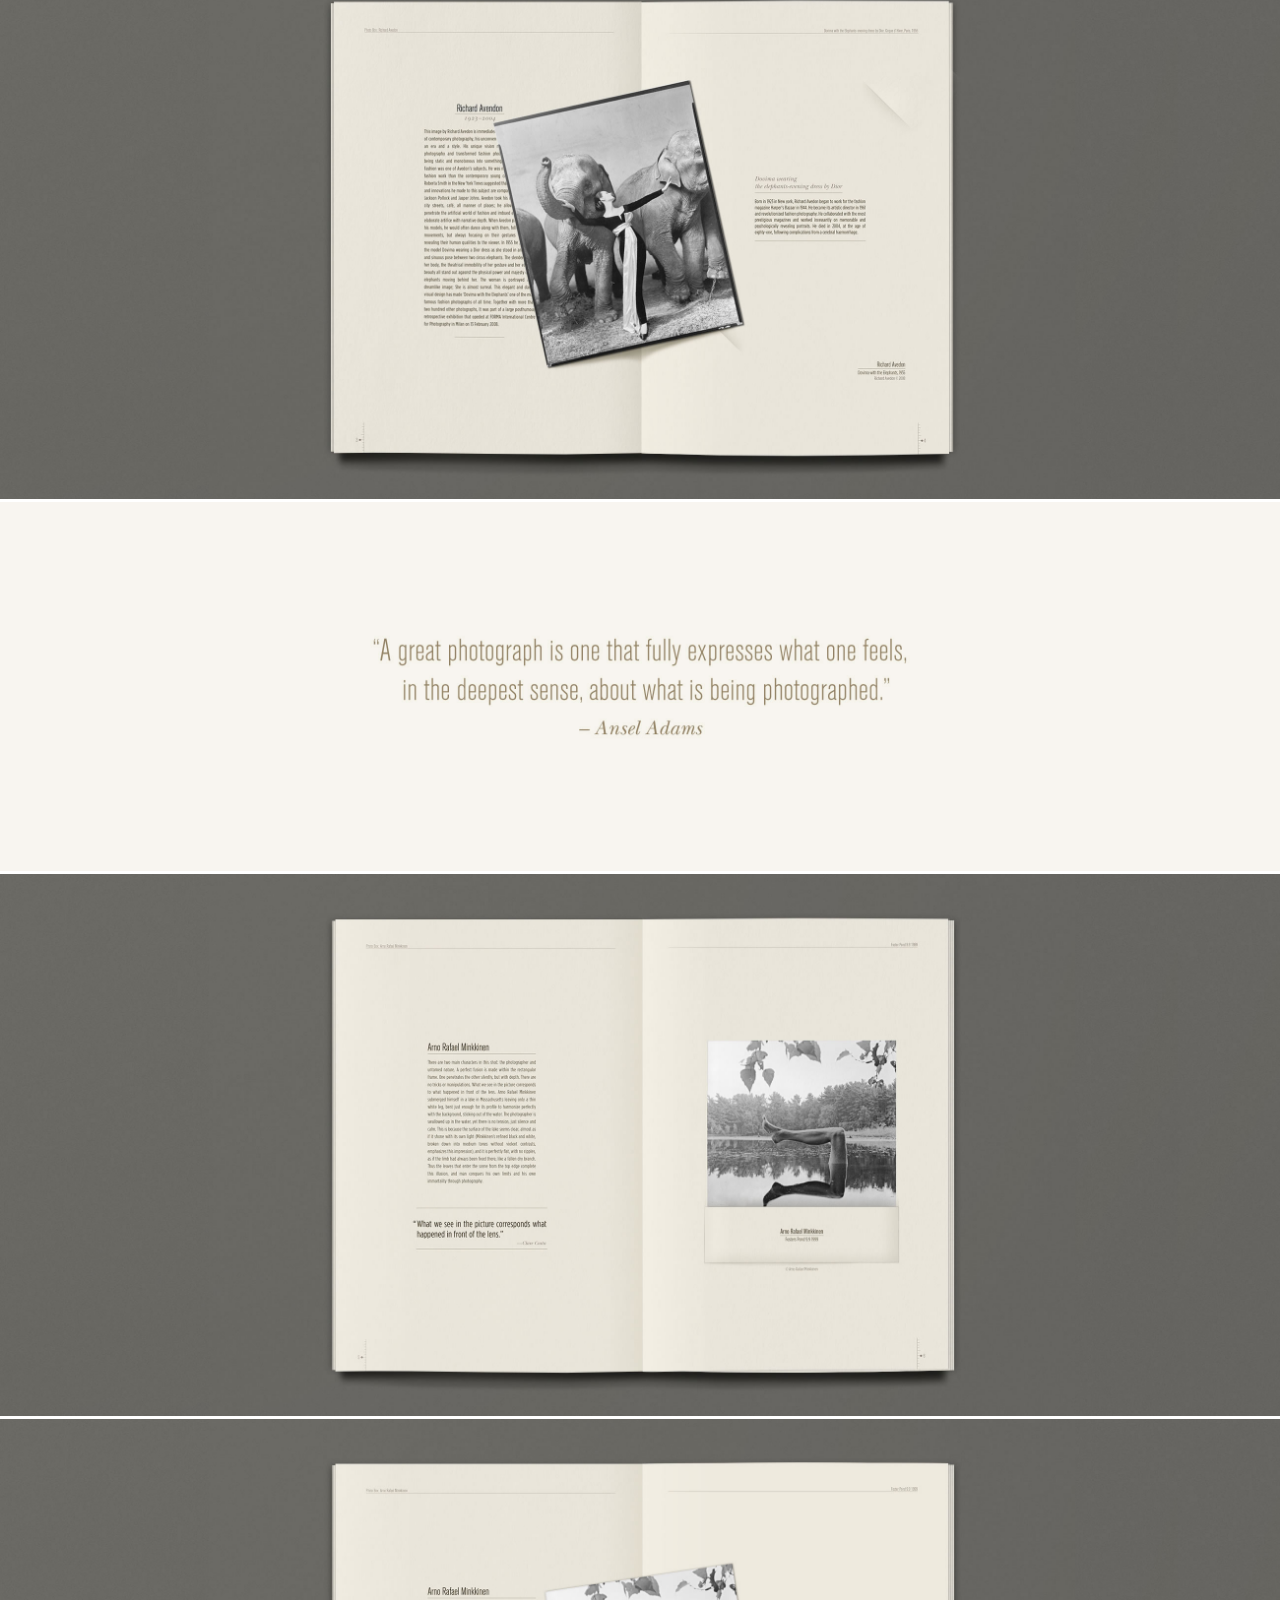
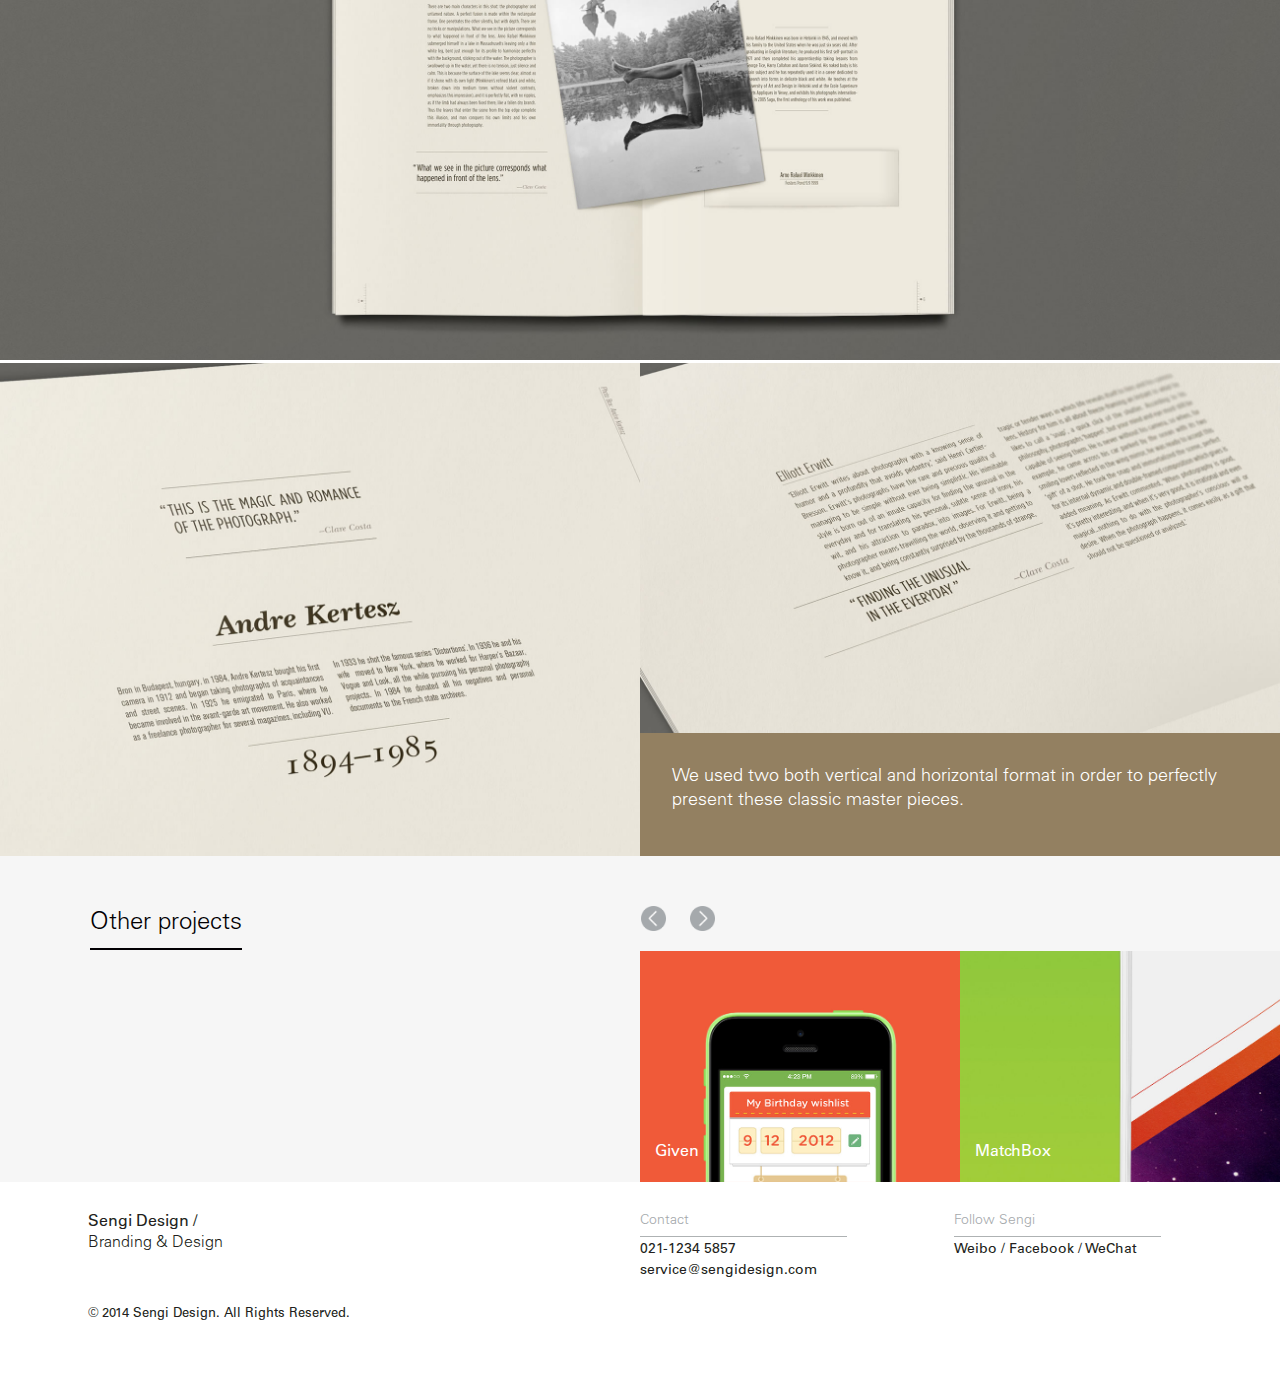
<file: photobook.html>
<!doctype html>
<html xmlns="http://www.w3.org/1999/xhtml" xml:lang="en-US" lang="en-US">
<head>
<meta charset="utf-8">
<meta http-equiv="X-UA-Compatible" content="IE=Edge,chrome=1">
<meta name="viewport" content="width=device-width, initial-scale=1.0, minimum-scale=1.0, maximum-scale=1.0, user-scalable=no">
<title>Works-Photobook</title>
<link rel="stylesheet" type="text/css" href="css/base.css">
<link rel="stylesheet" type="text/css" href="css/style.css">
<link rel="stylesheet" type="text/css" href="css/responsive.css">
<link rel="stylesheet" type="text/css" href="css/component.css">
</head>

<body>
<div class="top">
<div class="contact d_none" id="contact">
    <div class="ColumnTwo">
    	<div class="contactline"></div>
        <div class="contactText">Whether you may like to hire us for your project, or just have a simple question about your brand, company and need some advice, do not hesitate to contact us. We‘re here to help.</div>
        <p>
            <strong>Phone:</strong> 021-1234 5678<br>
            <strong>New Business:</strong> <a href="mailto:service@sengidesign.com">service@sengidesign.com</a><br>
            <strong>General Question:</strong> <a href="mailto:hello@sengidesign.com">hello@sengidesign.com</a><br>
            <strong>Careers:</strong> <a href="hr.sengi@gmail.com">hr.sengi@gmail.com</a>
        </p>
    </div>
    <div class="ColumnTwo">
    	<ul>
        	<li>
            	<input type="text" value="Your name">
                <input type="text" value="Email">
            </li>
            <li>
            	<input type="text" value="Phone number">
                <input type="text" value="New business inquiry" class="newBus">
            </li>
            <li>
            	<textarea>Message</textarea>
            </li>
            <li><button class="progress-button" data-style="shrink" data-horizontal>Send</button></li>
        </ul>
    </div>
    <div class="comClose"></div>
</div>
<header class="clearfix">
	<h1 class="fl"><a href="javascript:void(0);" class="logo"></a></h1>
    <nav class="fr">
        <div class="clearfix">      
        	<span class="fr"><a href="javascript:void(0);"><em>EN</em> / 中</a></span>
            <ul class="fr meun">
            	<li class="menuContact"><a href="#contact">Contact</a></li>
                <li><a href="javascript:void(0);">Journal</a></li>
                <li><a href="javascript:void(0);">About</a></li>
                <li class="menuWork"><a href="javascript:void(0);">Work</a></li>
           </ul>
        </div>
    </nav>
    <ul class="navToggle">
		<li></li><li></li><li></li>
	</ul>   
</header>
</div>
<div class="container worksPhotobook">
<div class="clearfix bgBrown PhotobookH1">
	<div class="ColumnTwo">
    	<img src="images/photobook_logo.jpg" width="100%" class="d_block" alt="">
    </div>
    <div class="ColumnTwo table">
        <h1 class="white table-cell fontCom p0_10">
        	Photo Book presents a collection of 250 photographs 
by 200 of the world's most prominent photographers, ranging from legendary masters to contemporary stars,
in an appealing format with a portfolio binding. Each image is accompanied by an engaging commentary on the back of each photo.
        </h1>
    </div>
</div>
<section class="photobookPic">
	<ul>
    	<li><img src="images/phbook_01.jpg" alt=""><img src="images/photobook_01.jpg" class="d_none deviveSmall" alt=""></li>
        <li><img src="images/phbook_02.jpg" alt=""><img src="images/photobook_02.jpg" class="d_none deviveSmall" alt=""></li>
        <li><img src="images/phbook_03.jpg" alt=""><img src="images/photobook_03.jpg" class="d_none deviveSmall" alt=""></li>
        <li><img src="images/phbook_04.jpg" alt=""><img src="images/photobook_04.jpg" class="d_none deviveSmall" alt=""></li>
        <li><img src="images/phbook_05.jpg" alt=""><img src="images/photobook_05.jpg" class="d_none deviveSmall" alt=""></li>
    </ul>
</section>
<section class="photobooks">
	<img src="images/photobook_06.jpg" alt="">
    <img src="images/photobook_06Small.jpg" class="d_none deviveSmall" alt="">
    <img src="images/photobook_07.jpg" alt="">
    <img src="images/photobook_07Small.jpg" class="d_none deviveSmall" alt="">
    <img src="images/photobook_08.jpg" alt="">
    <img src="images/photobook_08Small.jpg" class="d_none deviveSmall" alt="">
    <img src="images/photobook_09.jpg" alt="">
    <img src="images/photobook_09Small.jpg" class="d_none deviveSmall" alt="">
    <img src="images/photobook_10.jpg" alt="">
    <img src="images/photobook_10Small.jpg" class="d_none deviveSmall" alt="">
</section>
<div class="bgBrown white photobookLasttxtSmall d_none">We used two both vertical and horizontal format in order to perfectly present these classic master pieces.</div>
<div class="clearfix bgBrown">	
    <div class="ColumnTwo">
        <img src="images/photobook_11.jpg" width="100%" class="d_block photobook_11" alt="">
        <img src="images/photobook_11Small.jpg" width="100%" class="d_none deviveSmall photobookSmall_11" alt="">
    </div>
    <div class="ColumnTwo photobookLasttxt">
    	<img src="images/photobook_12.jpg" width="100%" class="d_block photobook_12" alt="">
        <img src="images/photobook_12Small.jpg" width="100%" class="d_none deviveSmall" alt="">
        <p class="white">We used two both vertical and horizontal format in order to perfectly present these classic master pieces.</p>
    </div>
</div>
<article class="otherProjects clearfix">
    <dl>
        <dt>Other projects</dt>
    </dl>
    <div class="others">
    	<div class="arrows">
        	<a class="arrowPrev" href="javascript:void(0);"></a>
            <a class="arrowNext" href="javascript:void(0);"></a>
        </div>
        <div class="othersScoll">
            <ul class="clearfix worksMenu">
                <li><a href="javascript:void(0);"><img src="images/others01.jpg" width="100%" alt="" class="d_block"><span>Given</span><div class="shadowWrap"><div class="opacity"></div><div class="shadow"><em>View Project</em></div></div></a></li>
                <li><a href="javascript:void(0);"><img src="images/others02.jpg" width="100%" alt="" class="d_block"><span>MatchBox</span><div class="shadowWrap"><div class="opacity"></div><div class="shadow"><em>View Project</em></div></div></a></li>
                <li><a href="javascript:void(0);"><img src="images/others03.jpg" width="100%" alt="" class="d_block"><span>Topoli Motors</span><div class="shadowWrap"><div class="opacity"></div><div class="shadow"><em>View Project</em></div></div></a></li>
                <li><a href="javascript:void(0);"><img src="images/others04.jpg" width="100%" alt="" class="d_block"><span>Shunji lwai</span><div class="shadowWrap"><div class="opacity"></div><div class="shadow"><em>View Project</em></div></div></a></li>
                <li><a href="javascript:void(0);"><img src="images/others05.jpg" width="100%" alt="" class="d_block"><span>True&Co </span><div class="shadowWrap"><div class="opacity"></div><div class="shadow"><em>View Project</em></div></div></a></li>
                <li><a href="javascript:void(0);"><img src="images/others06.jpg" width="100%" alt="" class="d_block"><span>Tips for College</span><div class="shadowWrap"><div class="opacity"></div><div class="shadow"><em>View Project</em></div></div></a></li>
                <li><a href="javascript:void(0);"><img src="images/others07.jpg" width="100%" alt="" class="d_block"><span>Tinga Tech</span><div class="shadowWrap"><div class="opacity"></div><div class="shadow"><em>View Project</em></div></div></a></li>
                <li><a href="javascript:void(0);"><img src="images/others08.jpg" width="100%" alt="" class="d_block"><span>Read Museum</span><div class="shadowWrap"><div class="opacity"></div><div class="shadow"><em>View Project</em></div></div></a></li>
                <li><a href="javascript:void(0);"><img src="images/others09.jpg" width="100%" alt="" class="d_block"><span>PhotoBook</span><div class="shadowWrap"><div class="opacity"></div><div class="shadow"><em>View Project</em></div></div></a></li>
            </ul>
        </div>
    </div>
</article>
<footer class="clearfix">
    <aside>
        <div class="footerInfo">
            <strong class="fontBold">Sengi Design /</strong>
            <span>Branding & Design</span>
            <p class="fontBold"><em>© 2014 Sengi Design.</em>&nbsp;<em>All Rights Reserved.</em></p>
        </div>
    </aside>
    <aside>
        <ul>
            <li>
                <h3>Contact</h3>
                <p class="fontBold break-word">021-1234 5857<br><a href="mailto:service@sengidesign.com">service@sengidesign.com</a></p>
            </li>
            <li>
                <h3>Follow Sengi</h3>
                <p class="fontBold"><a href="javascript:void(0);">Weibo</a>  /  <a href="javascript:void(0);">Facebook</a>  /  <a href="javascript:void(0);">WeChat</a></p>
            </li>
        </ul>
    </aside>
</footer>
</div>
<script src="js/jquery-1.7.1.min.js" type="text/javascript" charset="utf-8"></script>
<script src="js/common.js" type="text/javascript" charset="utf-8"></script>
<script src="js/modernizr.custom.js" type="text/javascript" charset="utf-8"></script>
<script src="js/classie.js" type="text/javascript" charset="utf-8"></script>
<script src="js/progressButton.js" type="text/javascript" charset="utf-8"></script>
<script>
	[].slice.call( document.querySelectorAll( 'button.progress-button' ) ).forEach( function( bttn ) {
		new ProgressButton( bttn, {
			callback : function( instance ) {
				var progress = 0,
					interval = setInterval( function() {
						progress = Math.min( progress + Math.random() * 0.1, 1 );
						instance._setProgress( progress );

						if( progress === 1 ) {
							instance._stop(1);
							clearInterval( interval );
						}
					}, 200 );
			}
		} );
	} );
</script>
</body>
</html>
</file>
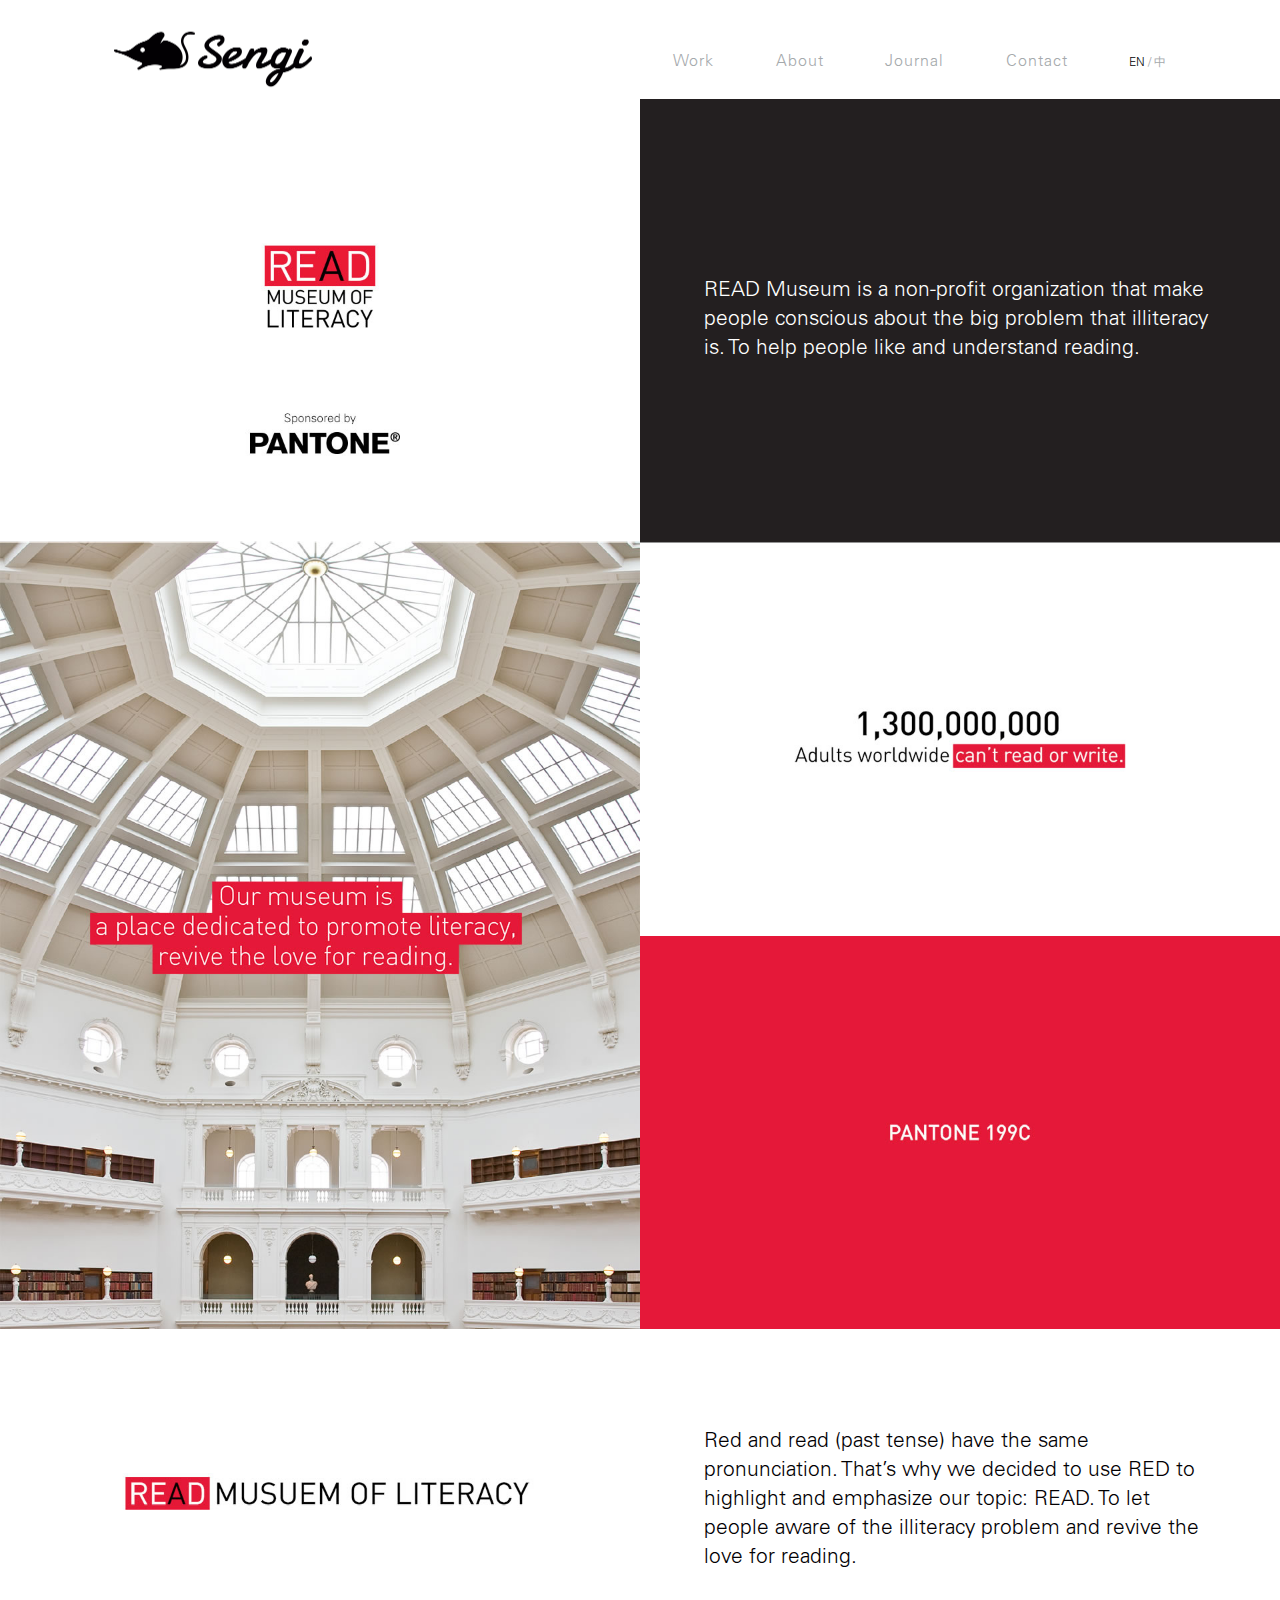
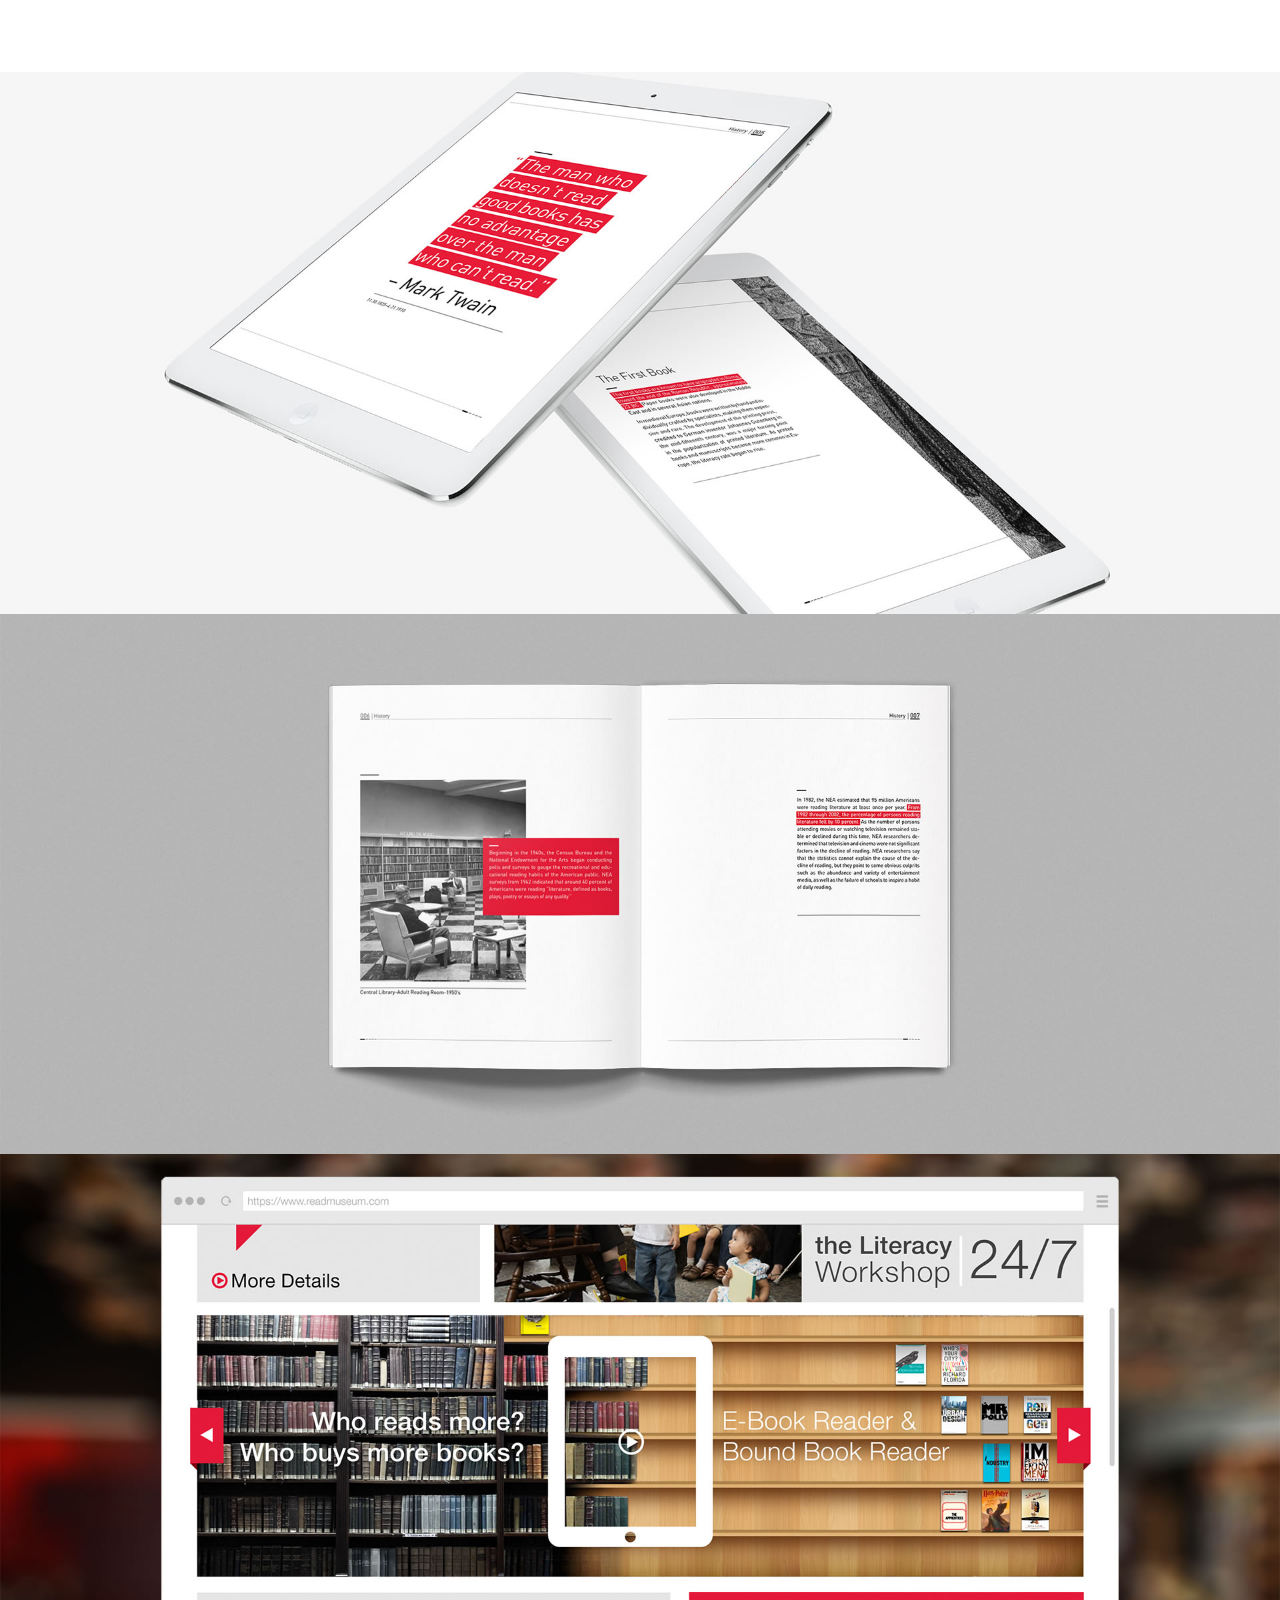
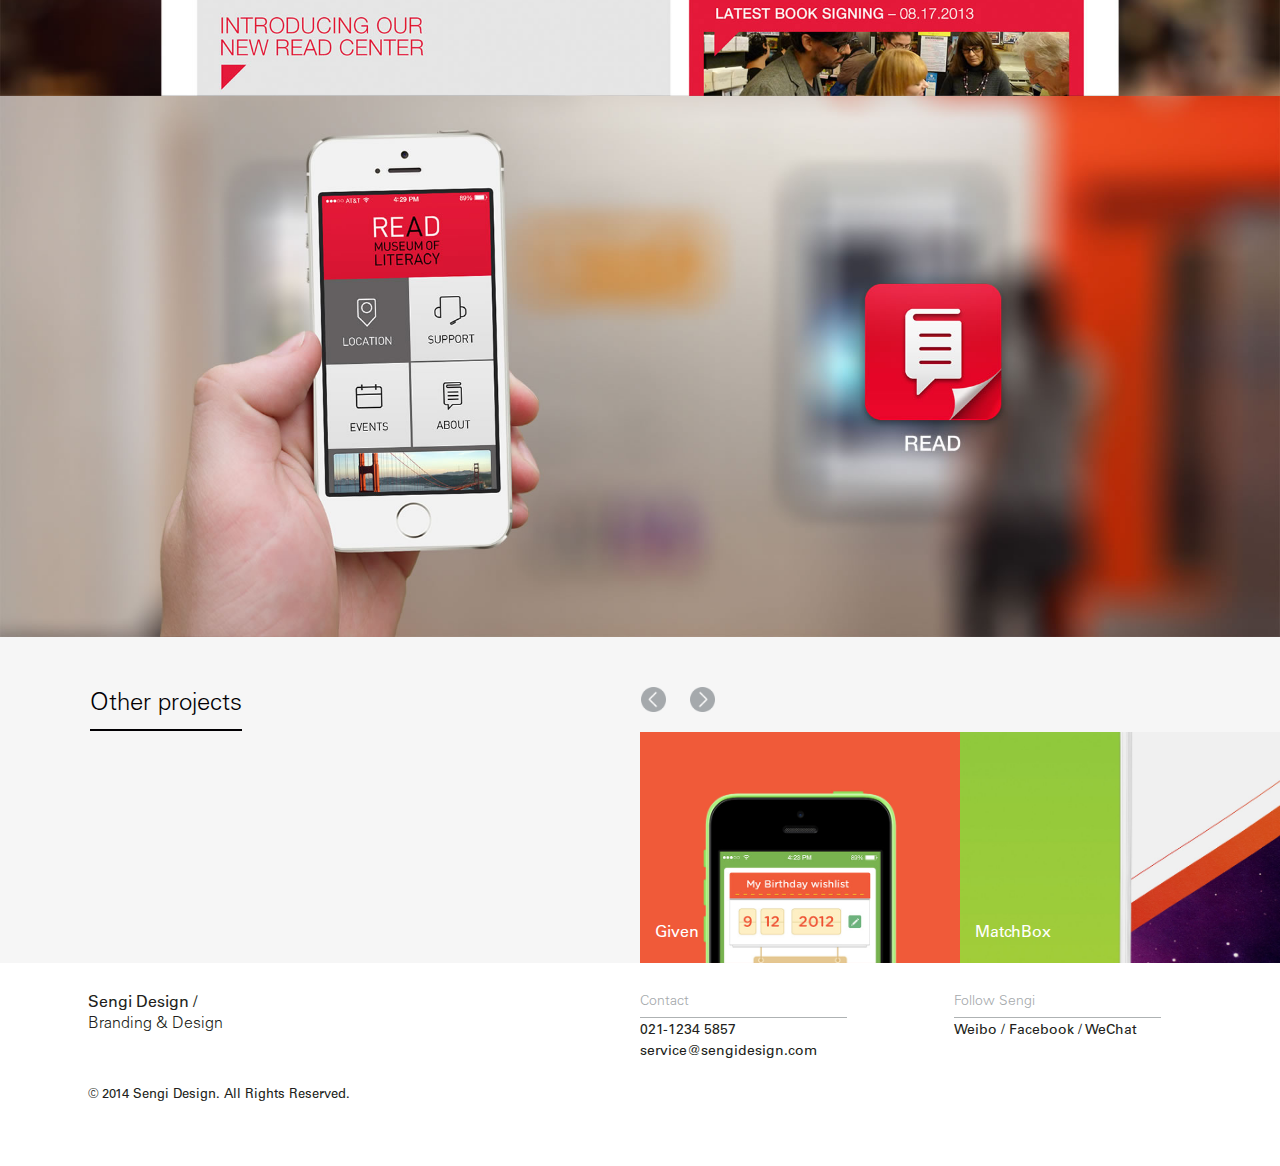
<file: red.html>
<!doctype html>
<html xmlns="http://www.w3.org/1999/xhtml" xml:lang="en-US" lang="en-US">
<head>
<meta charset="utf-8">
<meta http-equiv="X-UA-Compatible" content="IE=Edge,chrome=1">
<meta name="viewport" content="width=device-width, initial-scale=1.0, minimum-scale=1.0, maximum-scale=1.0, user-scalable=no">
<title>Works-Red</title>
<link rel="stylesheet" type="text/css" href="css/base.css">
<link rel="stylesheet" type="text/css" href="css/style.css">
<link rel="stylesheet" type="text/css" href="css/responsive.css">
<link rel="stylesheet" type="text/css" href="css/component.css">
</head>

<body>
<div class="top">
<div class="contact d_none" id="contact">
    <div class="ColumnTwo">
    	<div class="contactline"></div>
        <div class="contactText">Whether you may like to hire us for your project, or just have a simple question about your brand, company and need some advice, do not hesitate to contact us. We‘re here to help.</div>
        <p>
            <strong>Phone:</strong> 021-1234 5678<br>
            <strong>New Business:</strong> <a href="mailto:service@sengidesign.com">service@sengidesign.com</a><br>
            <strong>General Question:</strong> <a href="mailto:hello@sengidesign.com">hello@sengidesign.com</a><br>
            <strong>Careers:</strong> <a href="hr.sengi@gmail.com">hr.sengi@gmail.com</a>
        </p>
    </div>
    <div class="ColumnTwo">
    	<ul>
        	<li>
            	<input type="text" value="Your name">
                <input type="text" value="Email">
            </li>
            <li>
            	<input type="text" value="Phone number">
                <input type="text" value="New business inquiry" class="newBus">
            </li>
            <li>
            	<textarea>Message</textarea>
            </li>
            <li><button class="progress-button" data-style="shrink" data-horizontal>Send</button></li>
        </ul>
    </div>
    <div class="comClose"></div>
</div>
<header class="clearfix">
	<h1 class="fl"><a href="javascript:void(0);" class="logo"></a></h1>
    <nav class="fr">
        <div class="clearfix">      
        	<span class="fr"><a href="javascript:void(0);"><em>EN</em> / 中</a></span>
            <ul class="fr meun">
            	<li class="menuContact"><a href="#contact">Contact</a></li>
                <li><a href="javascript:void(0);">Journal</a></li>
                <li><a href="javascript:void(0);">About</a></li>
                <li class="menuWork"><a href="javascript:void(0);">Work</a></li>
           </ul>
        </div>
    </nav>
    <ul class="navToggle">
		<li></li><li></li><li></li>
	</ul>   
</header>
</div>
<div class="container worksRed">
<div class="clearfix bgBlack">
	<div class="ColumnTwo">
    	<img src="images/redLogo.jpg" width="100%" class="d_block" alt="">
    </div>
    <div class="ColumnTwo table">
        <h1 class="white table-cell fontCom p0_10">READ Museum is a non-profit organization that make people conscious about the big problem that illiteracy is.
To help people like and understand reading.</h1>
    </div>
</div>
<div class="clearfix">
	<div class="ColumnTwo">
    	<img src="images/red_text.jpg" width="100%" class="d_block" alt="">
    </div>
    <div class="ColumnTwo">
    	<img src="images/red_numbers.jpg" width="100%" class="d_block" alt="">
        <img src="images/pantone.jpg" width="100%" class="d_block" alt="">
    </div>
</div>
<div class="clearfix bgWhite">
	<div class="ColumnTwo">
    	<img src="images/typeLogo.jpg" width="100%" class="d_block" alt="">
    </div>
    <div class="ColumnTwo table">
        <h2 class="table-cell fontCom p0_10">Red and read (past tense) have the same pronunciation. That’s why we decided to use RED to highlight and emphasize our topic: READ. To let people aware of the illiteracy problem and revive the love for reading.</h2>
    </div>
</div>
<section class="redPic">
	<img src="images/ipads.jpg" width="100%" class="d_block ipads" alt="">
    <img src="images/ipadsSmall.jpg" width="100%" class="d_none deviveSmall" alt="">
    <img src="images/book.jpg" width="100%" class="d_block book" alt="">
    <img src="images/bookSmall.jpg" width="100%" class="d_none deviveSmall" alt="">
    <img src="images/website.jpg" width="100%" class="d_block" alt="">
    <img src="images/mobilePhone.jpg" width="100%" class="d_block" alt="">
</section>
<article class="otherProjects clearfix">
    <dl>
        <dt>Other projects</dt>
    </dl>
    <div class="others">
    	<div class="arrows">
        	<a class="arrowPrev" href="javascript:void(0);"></a>
            <a class="arrowNext" href="javascript:void(0);"></a>
        </div>
        <div class="othersScoll">
            <ul class="clearfix worksMenu">
                <li><a href="javascript:void(0);"><img src="images/others01.jpg" width="100%" alt="" class="d_block"><span>Given</span><div class="shadowWrap"><div class="opacity"></div><div class="shadow"><em>View Project</em></div></div></a></li>
                <li><a href="javascript:void(0);"><img src="images/others02.jpg" width="100%" alt="" class="d_block"><span>MatchBox</span><div class="shadowWrap"><div class="opacity"></div><div class="shadow"><em>View Project</em></div></div></a></li>
                <li><a href="javascript:void(0);"><img src="images/others03.jpg" width="100%" alt="" class="d_block"><span>Topoli Motors</span><div class="shadowWrap"><div class="opacity"></div><div class="shadow"><em>View Project</em></div></div></a></li>
                <li><a href="javascript:void(0);"><img src="images/others04.jpg" width="100%" alt="" class="d_block"><span>Shunji lwai</span><div class="shadowWrap"><div class="opacity"></div><div class="shadow"><em>View Project</em></div></div></a></li>
                <li><a href="javascript:void(0);"><img src="images/others05.jpg" width="100%" alt="" class="d_block"><span>True&Co </span><div class="shadowWrap"><div class="opacity"></div><div class="shadow"><em>View Project</em></div></div></a></li>
                <li><a href="javascript:void(0);"><img src="images/others06.jpg" width="100%" alt="" class="d_block"><span>Tips for College</span><div class="shadowWrap"><div class="opacity"></div><div class="shadow"><em>View Project</em></div></div></a></li>
                <li><a href="javascript:void(0);"><img src="images/others07.jpg" width="100%" alt="" class="d_block"><span>Tinga Tech</span><div class="shadowWrap"><div class="opacity"></div><div class="shadow"><em>View Project</em></div></div></a></li>
                <li><a href="javascript:void(0);"><img src="images/others08.jpg" width="100%" alt="" class="d_block"><span>Read Museum</span><div class="shadowWrap"><div class="opacity"></div><div class="shadow"><em>View Project</em></div></div></a></li>
                <li><a href="javascript:void(0);"><img src="images/others09.jpg" width="100%" alt="" class="d_block"><span>PhotoBook</span><div class="shadowWrap"><div class="opacity"></div><div class="shadow"><em>View Project</em></div></div></a></li>
            </ul>
        </div>
    </div>
</article>
<footer class="clearfix">
    <aside>
        <div class="footerInfo">
            <strong class="fontBold">Sengi Design /</strong>
            <span>Branding & Design</span>
            <p class="fontBold"><em>© 2014 Sengi Design.</em>&nbsp;<em>All Rights Reserved.</em></p>
        </div>
    </aside>
    <aside>
        <ul>
            <li>
                <h3>Contact</h3>
                <p class="fontBold break-word">021-1234 5857<br><a href="mailto:service@sengidesign.com">service@sengidesign.com</a></p>
            </li>
            <li>
                <h3>Follow Sengi</h3>
                <p class="fontBold"><a href="javascript:void(0);">Weibo</a>  /  <a href="javascript:void(0);">Facebook</a>  /  <a href="javascript:void(0);">WeChat</a></p>
            </li>
        </ul>
    </aside>
</footer>
</div>
<script src="js/jquery-1.7.1.min.js" type="text/javascript" charset="utf-8"></script>
<script src="js/common.js" type="text/javascript" charset="utf-8"></script>
<script src="js/modernizr.custom.js" type="text/javascript" charset="utf-8"></script>
<script src="js/classie.js" type="text/javascript" charset="utf-8"></script>
<script src="js/progressButton.js" type="text/javascript" charset="utf-8"></script>
<script>
	[].slice.call( document.querySelectorAll( 'button.progress-button' ) ).forEach( function( bttn ) {
		new ProgressButton( bttn, {
			callback : function( instance ) {
				var progress = 0,
					interval = setInterval( function() {
						progress = Math.min( progress + Math.random() * 0.1, 1 );
						instance._setProgress( progress );

						if( progress === 1 ) {
							instance._stop(1);
							clearInterval( interval );
						}
					}, 200 );
			}
		} );
	} );
</script>
</body>
</html>
</file>
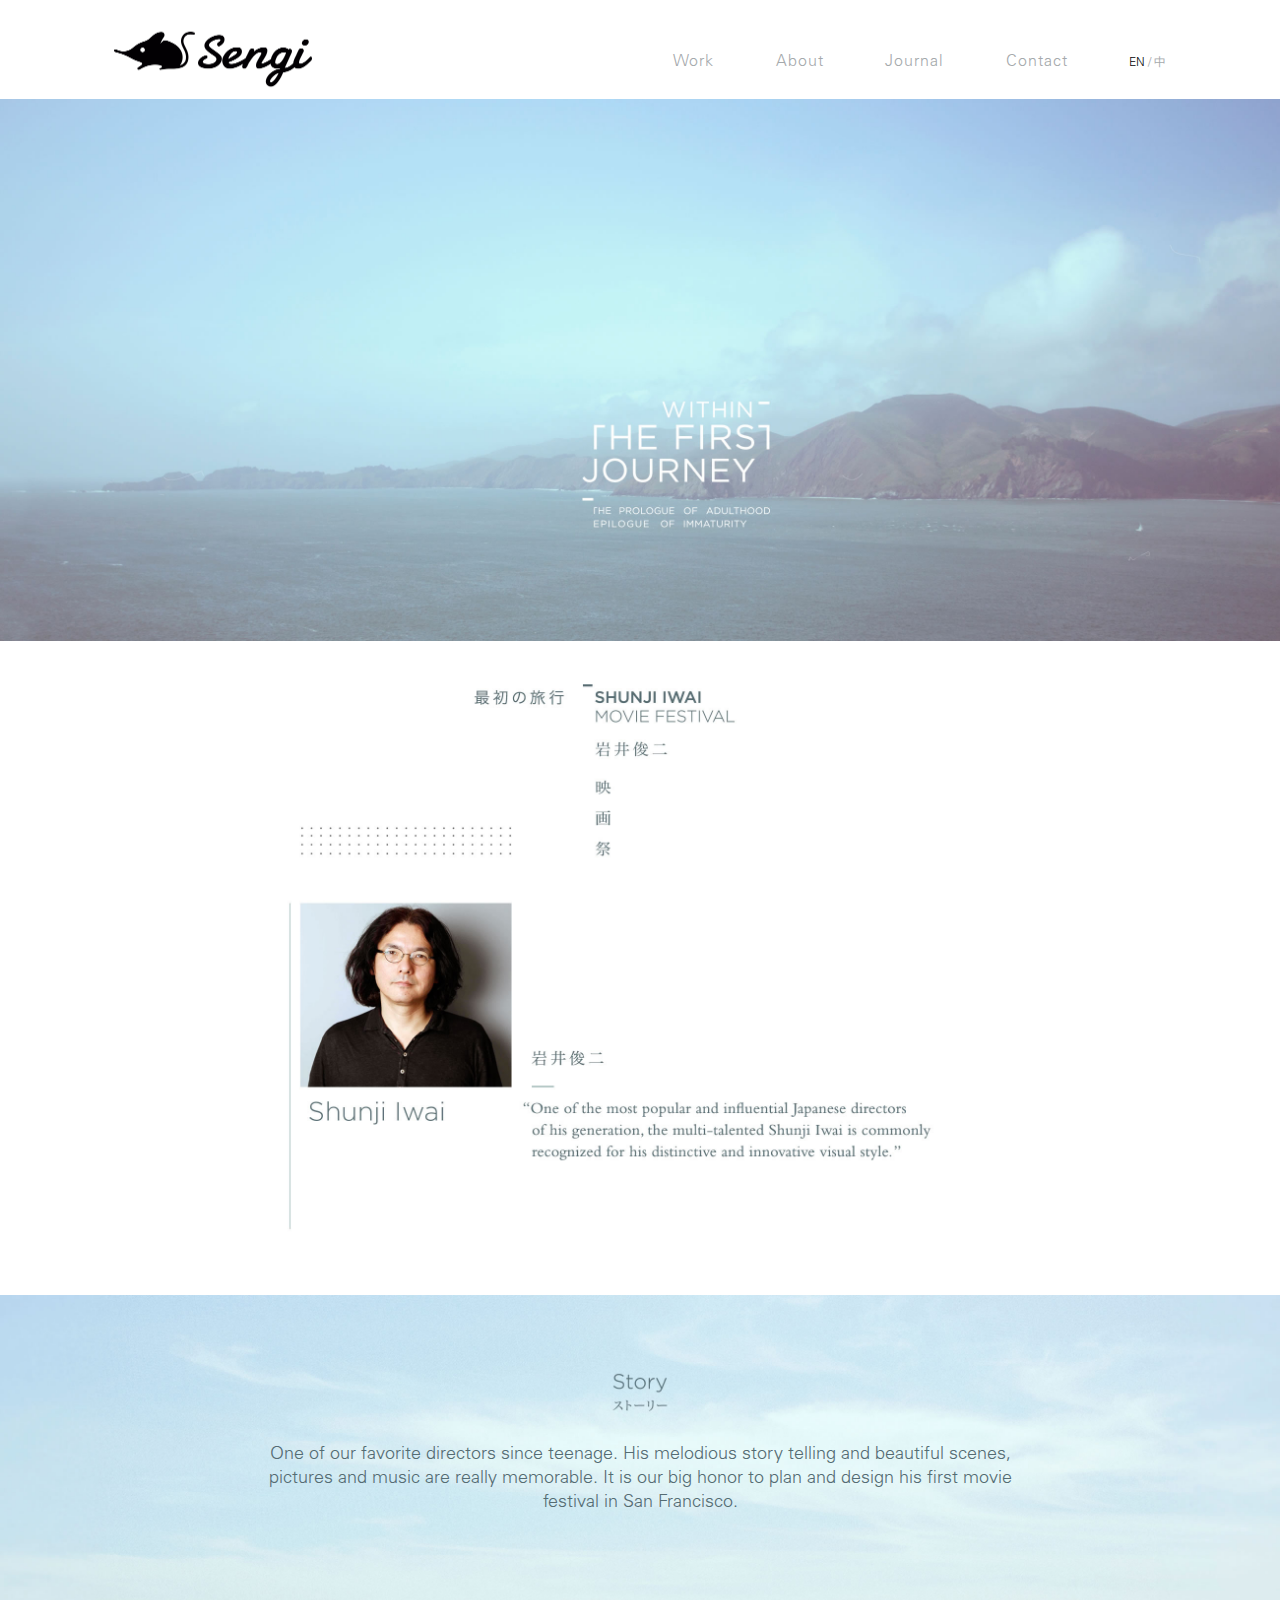
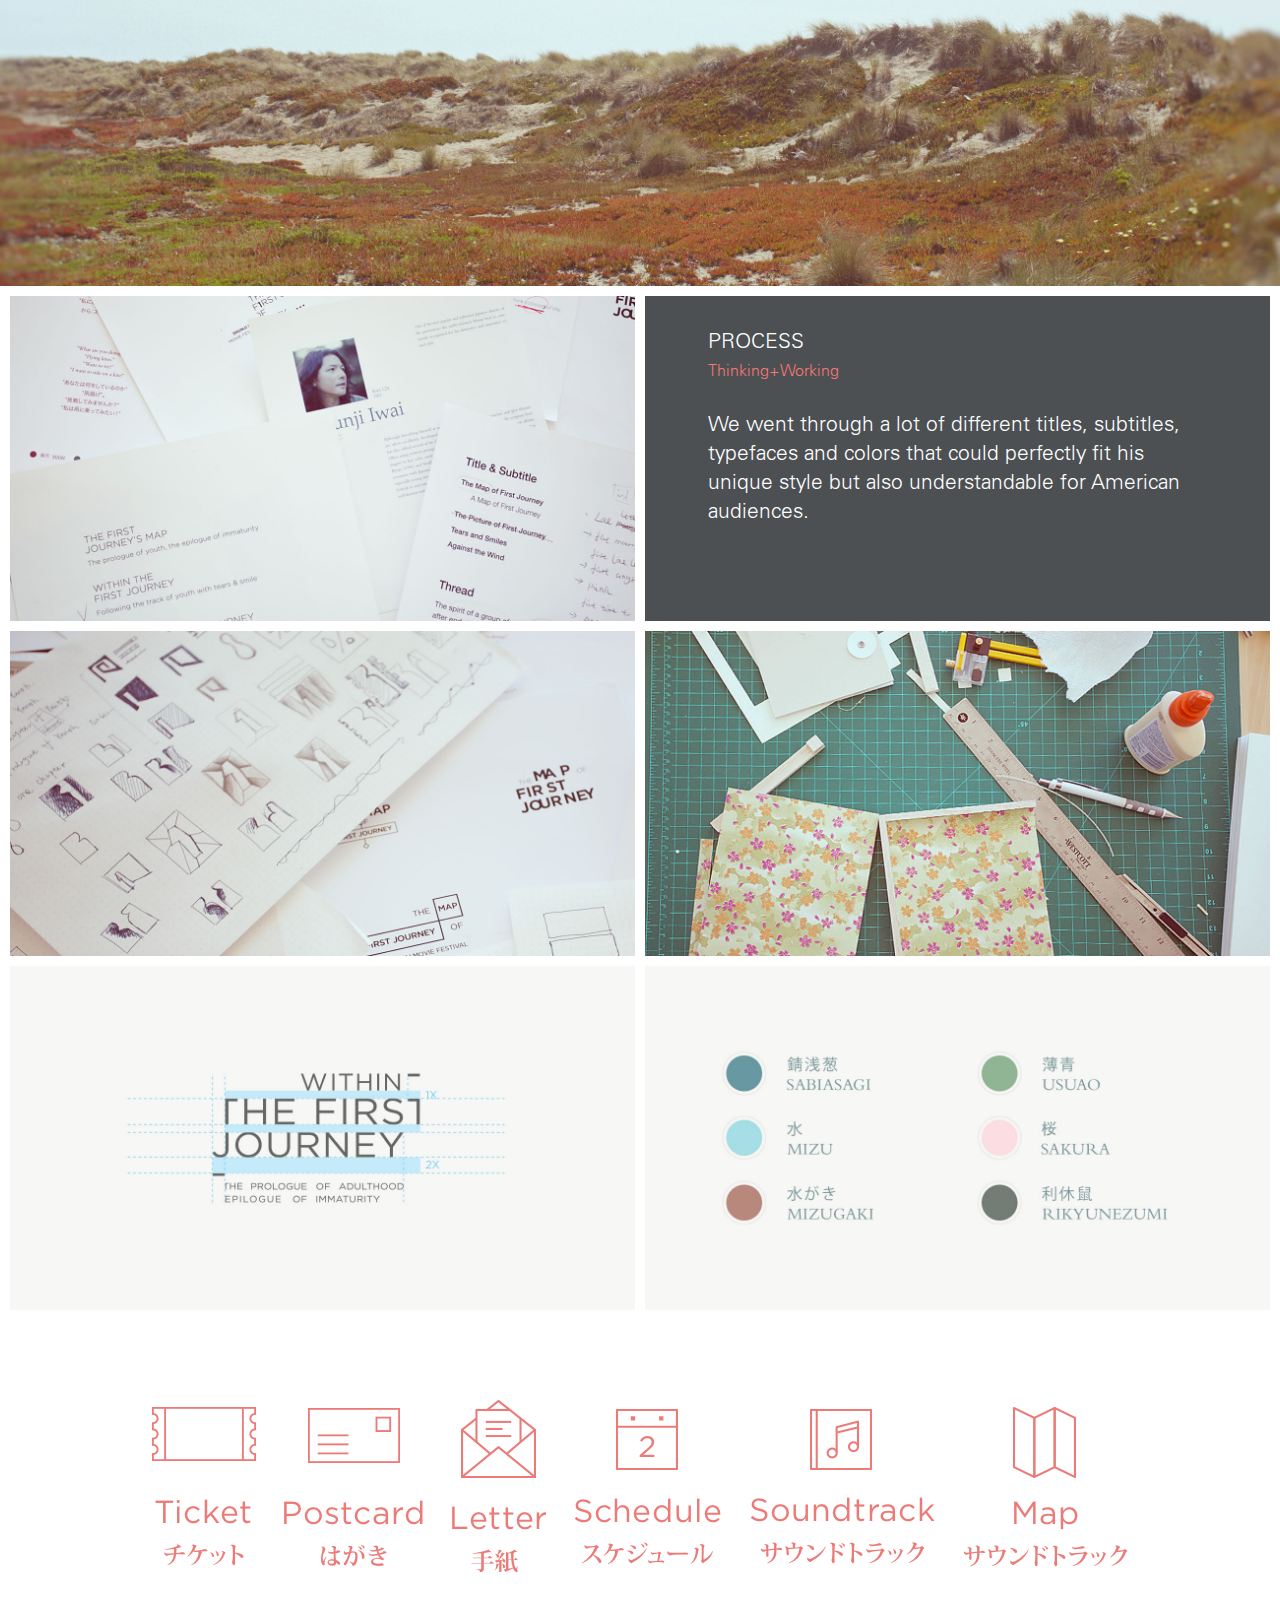
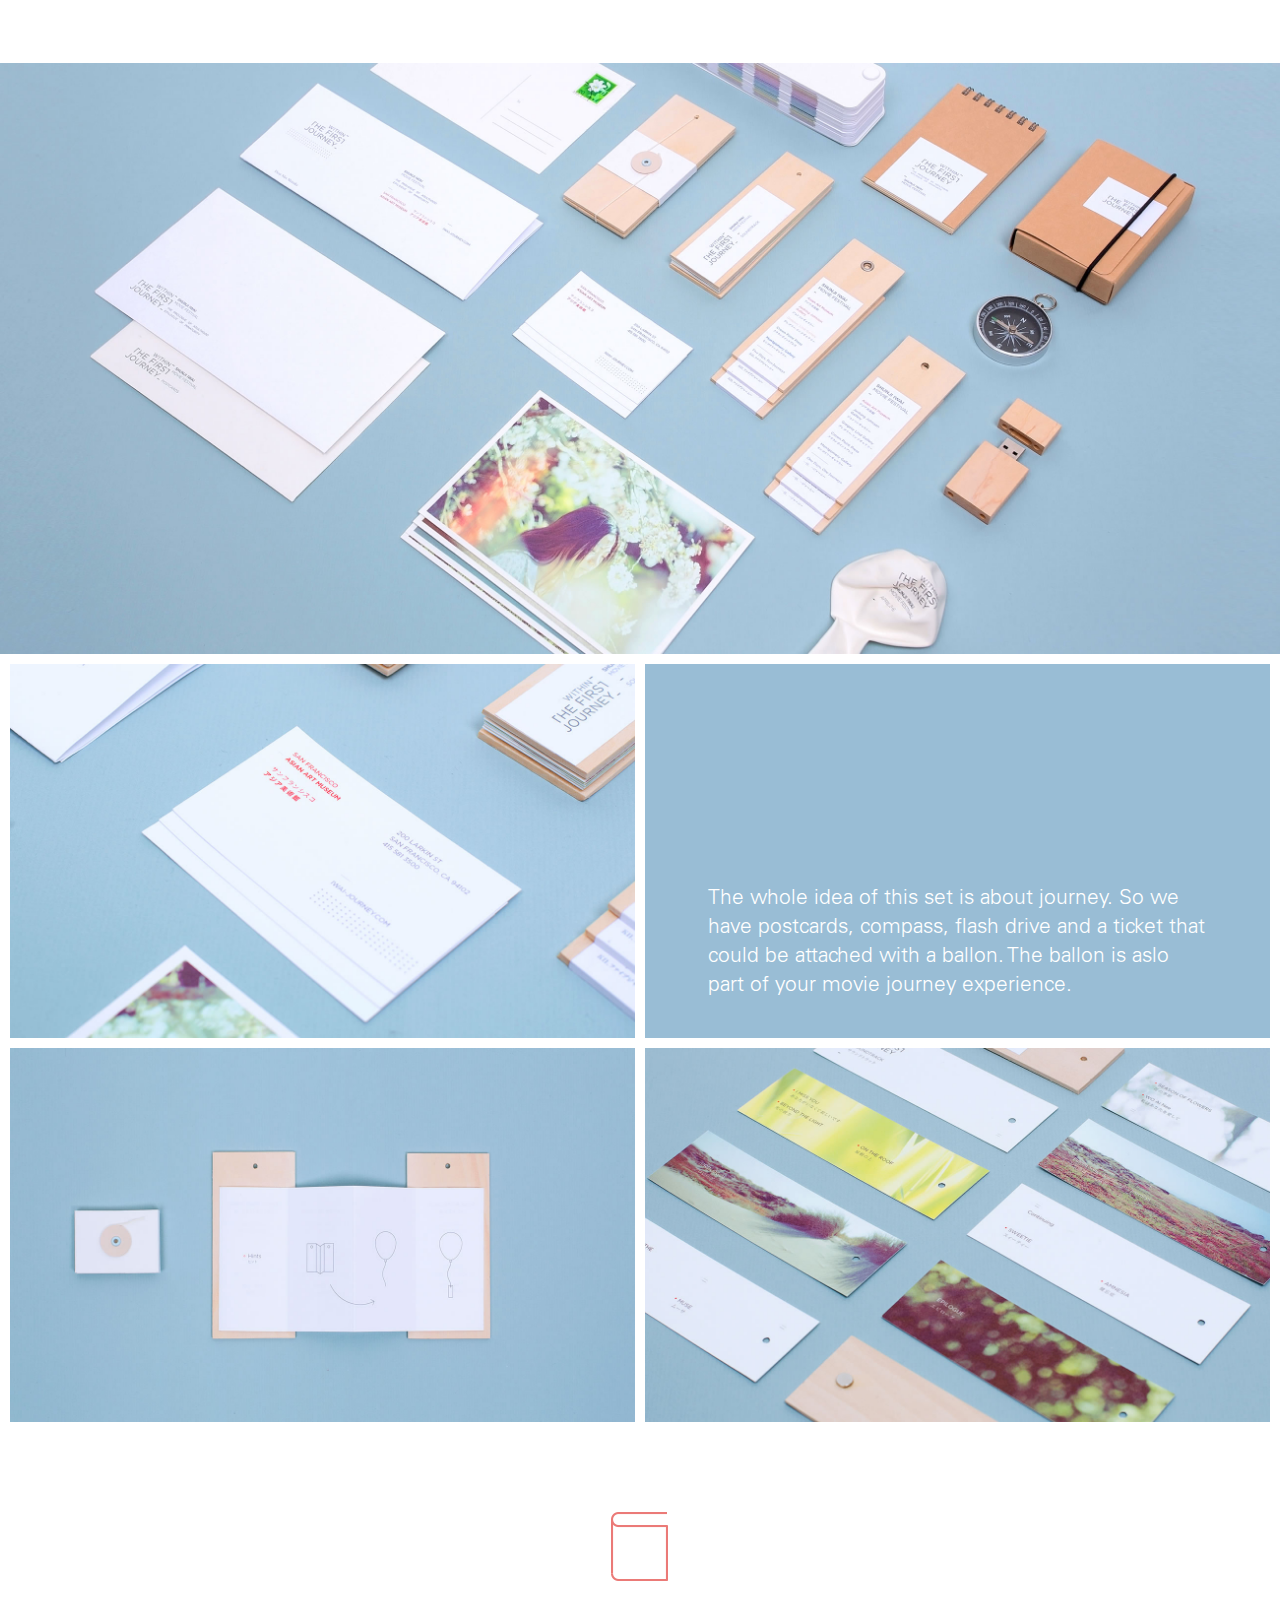
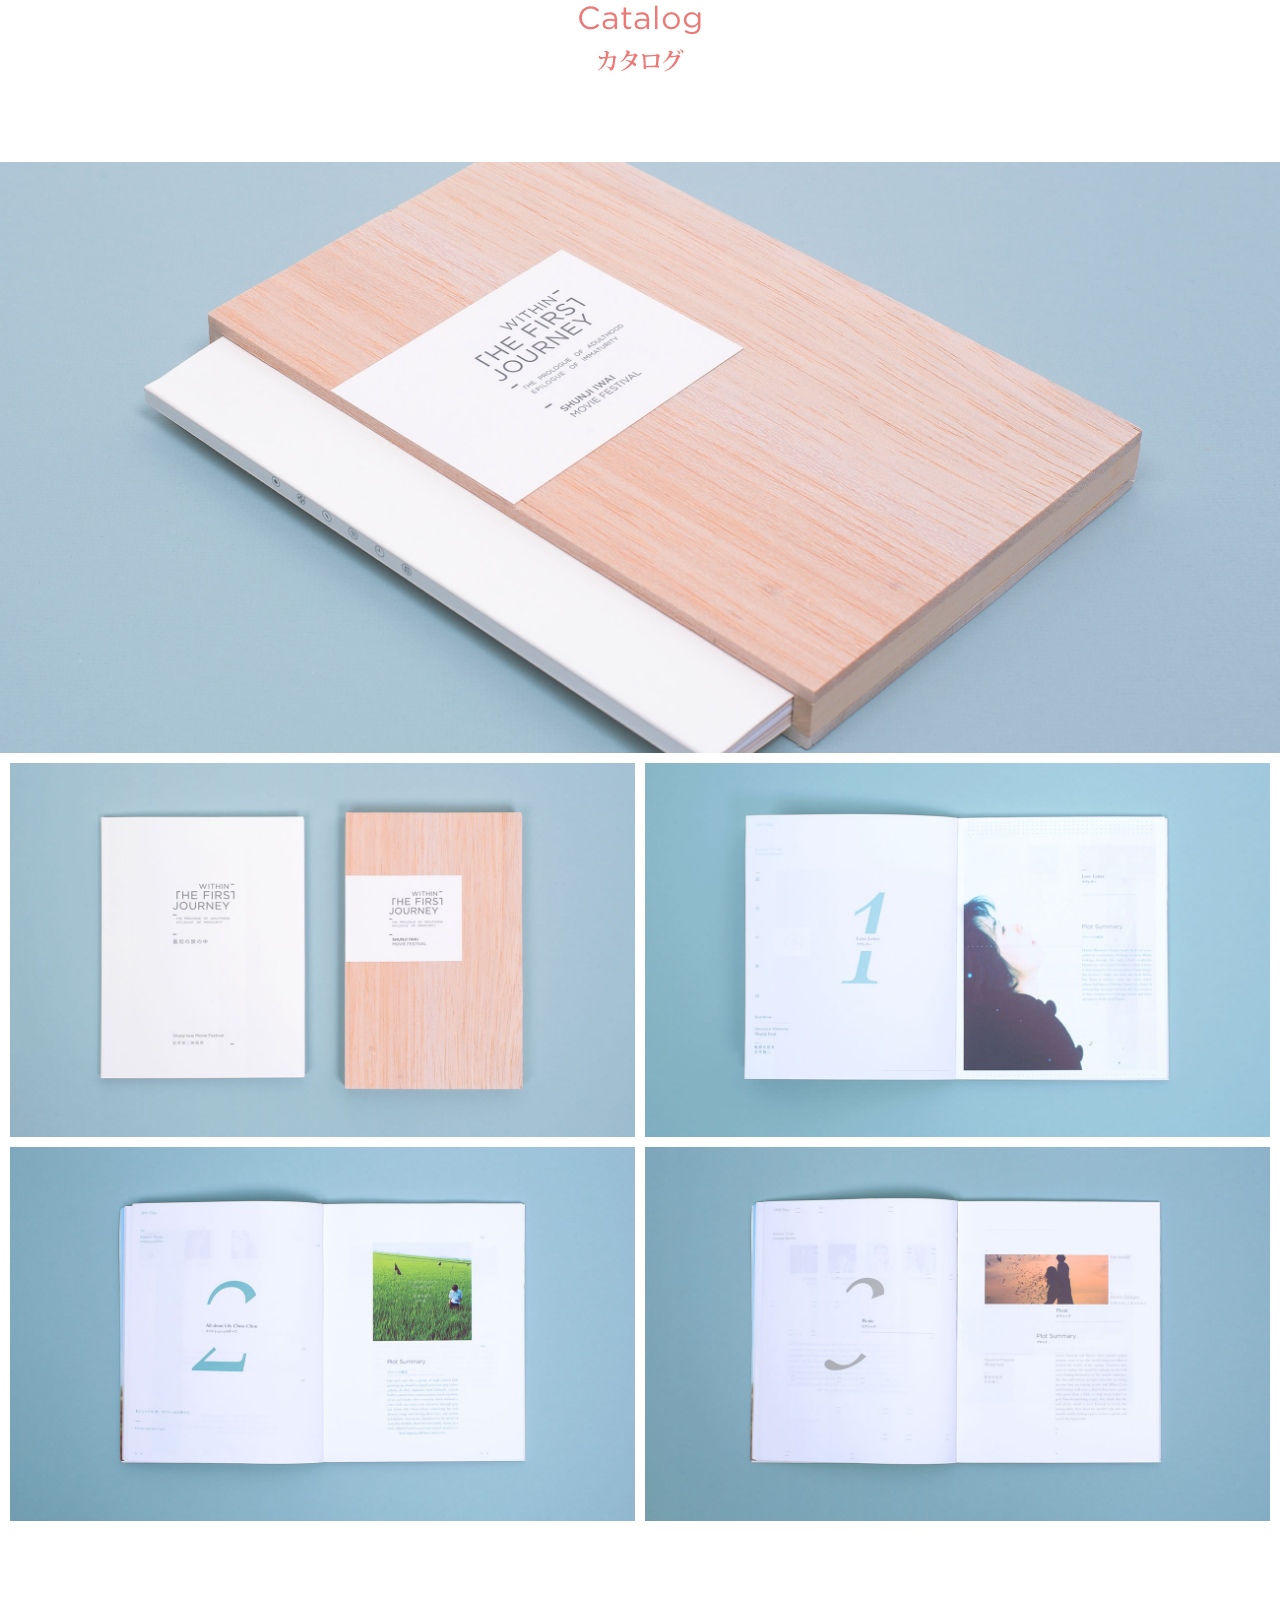
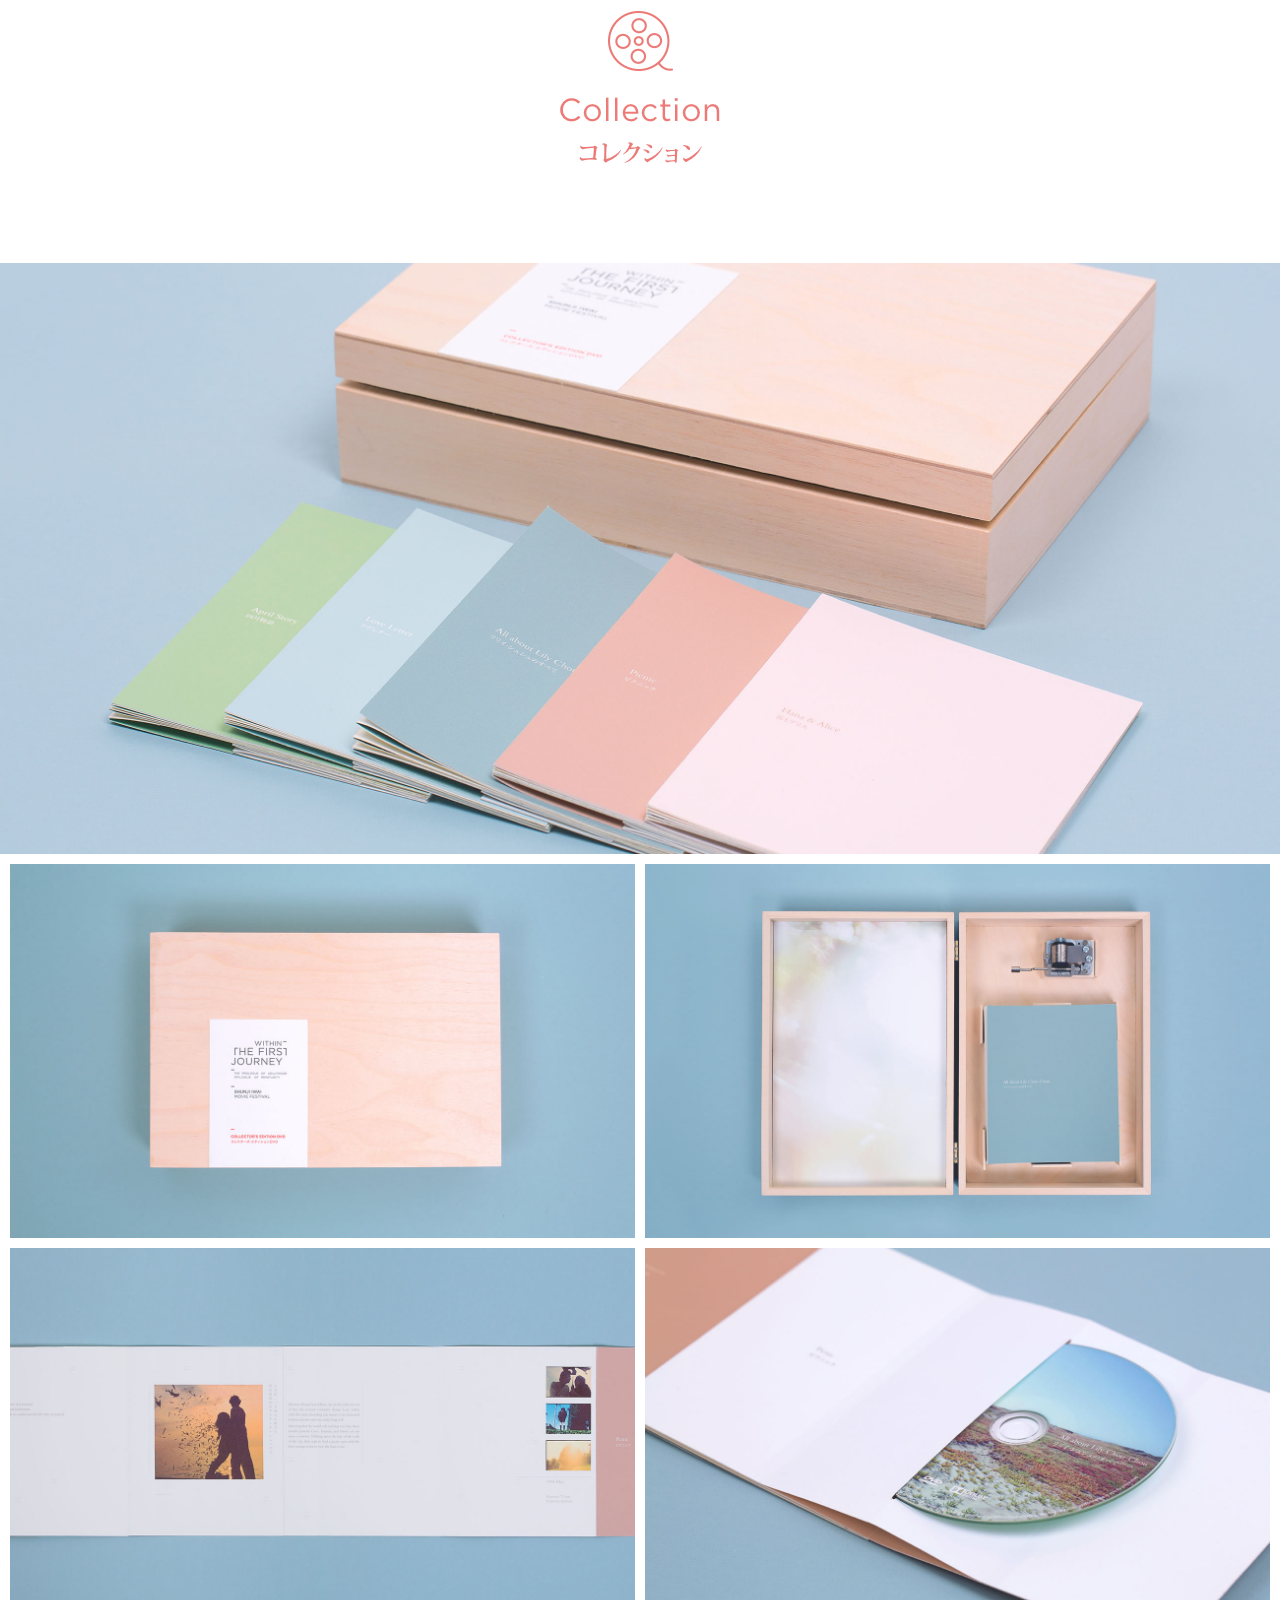
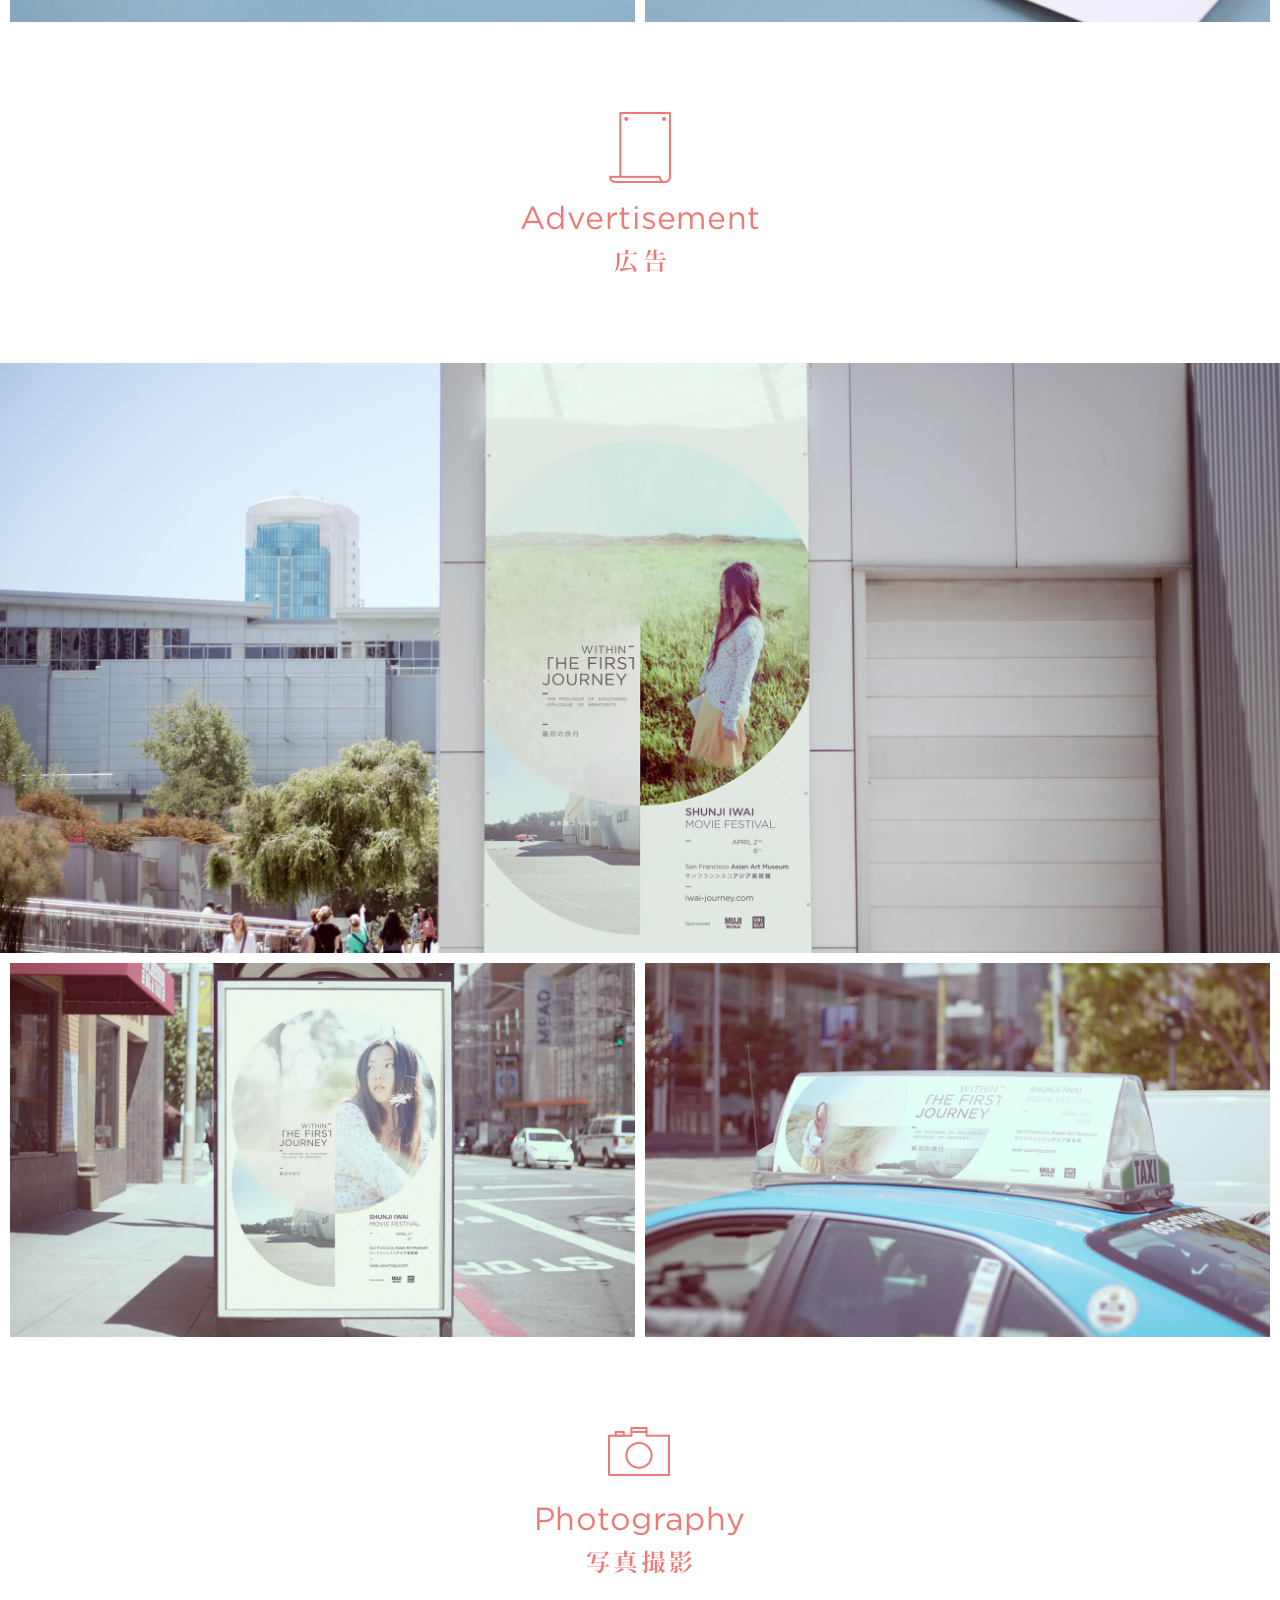
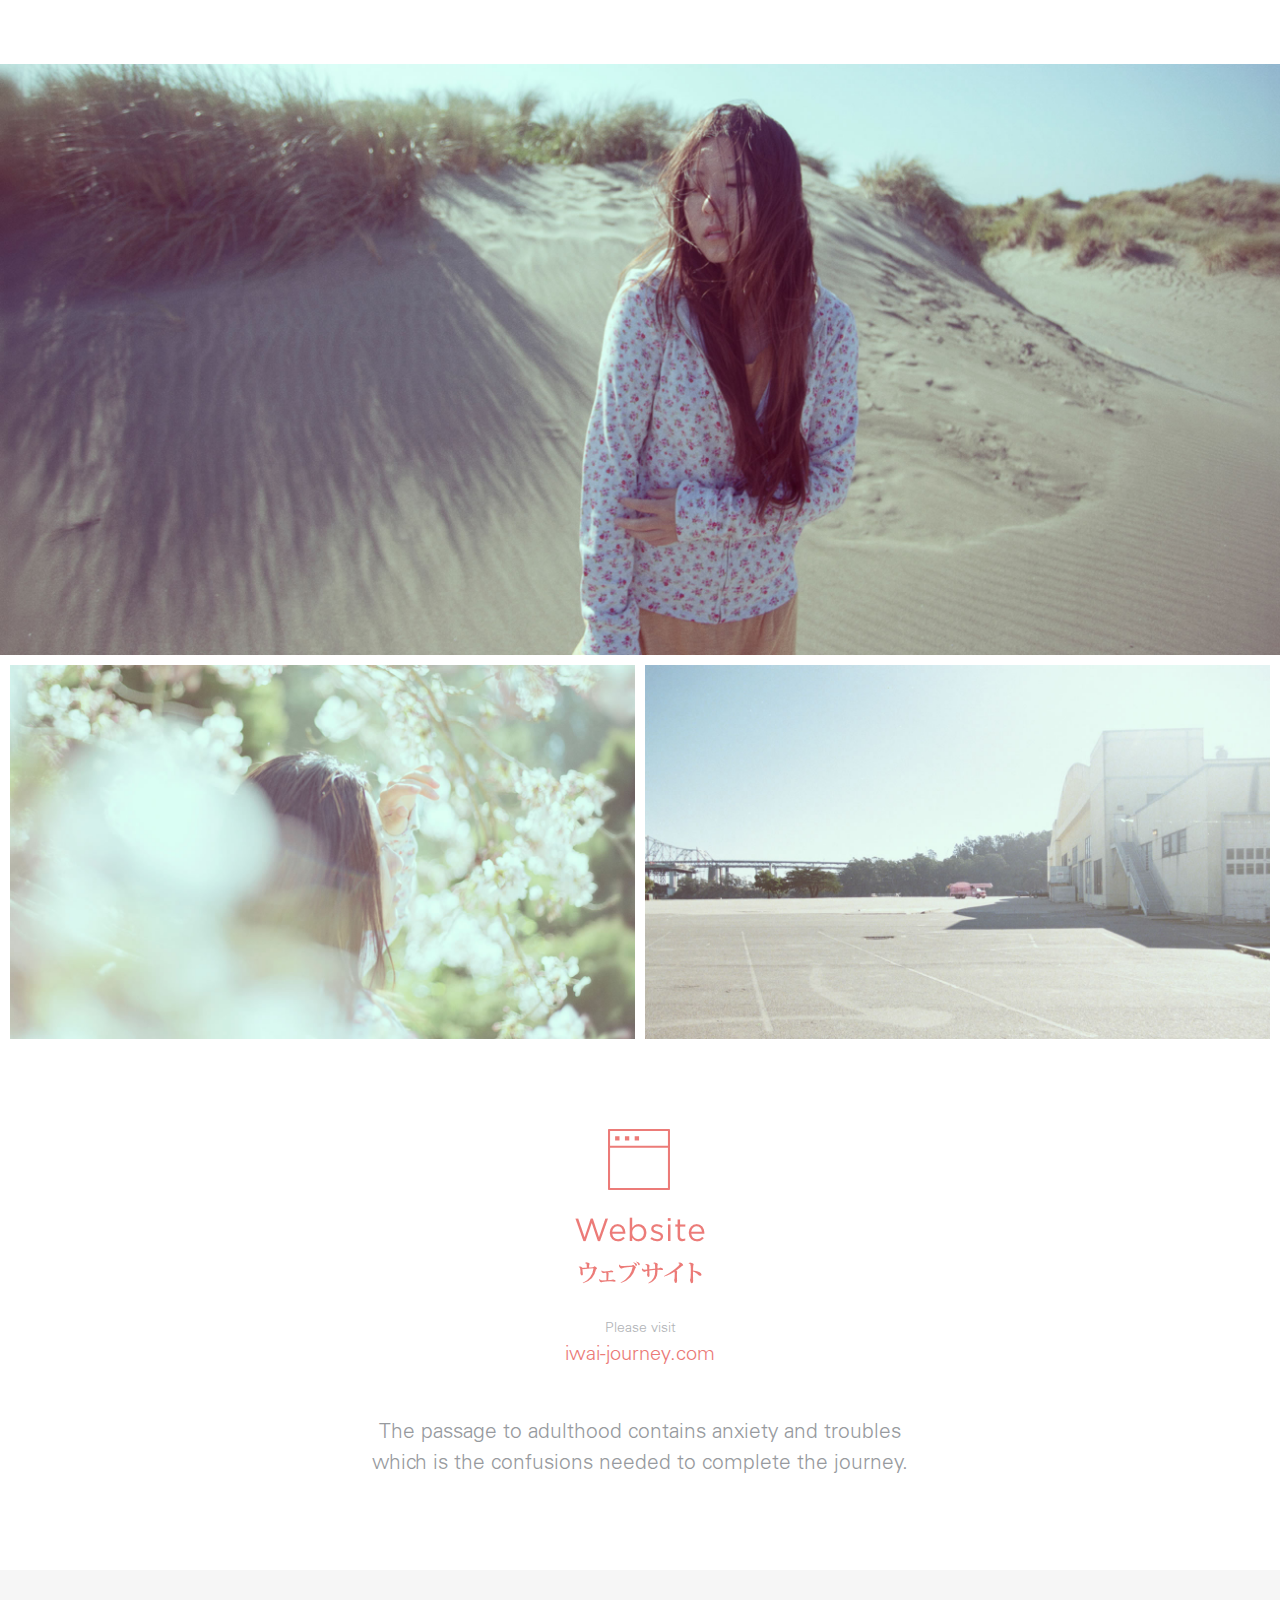
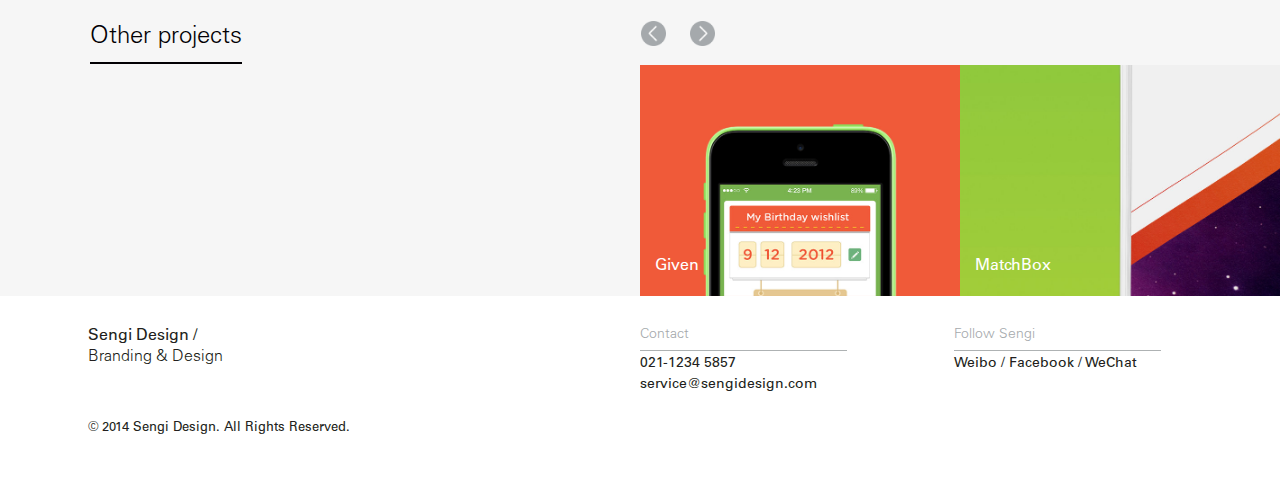
<file: shunji.html>
<!doctype html>
<html xmlns="http://www.w3.org/1999/xhtml" xml:lang="en-US" lang="en-US">
<head>
<meta charset="utf-8">
<meta http-equiv="X-UA-Compatible" content="IE=Edge,chrome=1">
<meta name="viewport" content="width=device-width, initial-scale=1.0, minimum-scale=1.0, maximum-scale=1.0, user-scalable=no">
<title>Works-SJ</title>
<link rel="stylesheet" type="text/css" href="css/base.css">
<link rel="stylesheet" type="text/css" href="css/style.css">
<link rel="stylesheet" type="text/css" href="css/responsive.css">
<link rel="stylesheet" type="text/css" href="css/component.css">
</head>

<body>
<div class="top">
<div class="contact d_none" id="contact">
    <div class="ColumnTwo">
    	<div class="contactline"></div>
        <div class="contactText">Whether you may like to hire us for your project, or just have a simple question about your brand, company and need some advice, do not hesitate to contact us. We‘re here to help.</div>
        <p>
            <strong>Phone:</strong> 021-1234 5678<br>
            <strong>New Business:</strong> <a href="mailto:service@sengidesign.com">service@sengidesign.com</a><br>
            <strong>General Question:</strong> <a href="mailto:hello@sengidesign.com">hello@sengidesign.com</a><br>
            <strong>Careers:</strong> <a href="hr.sengi@gmail.com">hr.sengi@gmail.com</a>
        </p>
    </div>
    <div class="ColumnTwo">
    	<ul>
        	<li>
            	<input type="text" value="Your name">
                <input type="text" value="Email">
            </li>
            <li>
            	<input type="text" value="Phone number">
                <input type="text" value="New business inquiry" class="newBus">
            </li>
            <li>
            	<textarea>Message</textarea>
            </li>
            <li><button class="progress-button" data-style="shrink" data-horizontal>Send</button></li>
        </ul>
    </div>
    <div class="comClose"></div>
</div>
<header class="clearfix">
	<h1 class="fl"><a href="javascript:void(0);" class="logo"></a></h1>
    <nav class="fr">
        <div class="clearfix">      
        	<span class="fr"><a href="javascript:void(0);"><em>EN</em> / 中</a></span>
            <ul class="fr meun">
            	<li class="menuContact"><a href="#contact">Contact</a></li>
                <li><a href="javascript:void(0);">Journal</a></li>
                <li><a href="javascript:void(0);">About</a></li>
                <li class="menuWork"><a href="javascript:void(0);">Work</a></li>
           </ul>
        </div>
    </nav>
    <ul class="navToggle">
		<li></li><li></li><li></li>
	</ul>   
</header>
</div>
<div class="container worksSJ">
<div class="shlogo">
	<img src="images/Works_SJ_01.jpg" width="100%" alt="">
    <img src="images/Works_SJ_01Small.jpg" width="100%" alt="" class="d_none deviveSmall">
    <img src="images/Works_SJ_02.jpg" width="100%" alt="">
    <img src="images/Works_SJ_02Small.jpg" width="100%" alt="" class="d_none deviveSmall">
</div>
<article class="Works_SJ_03">
	<img src="images/Works_SJ_03.jpg" width="100%" alt="">
    <img src="images/Works_SJ_03Small.jpg" width="100%" alt="" class="d_none deviveSmall">
    <h1>One of our favorite directors since teenage. His melodious story telling and 
beautiful scenes, pictures and music are really memorable. It is our big honor to plan and design his first movie festival in San Francisco.</h1>
</article>
<section class="Works_SJ_Grid">
	<ul>
    	<li class="Works_SJ_Grid02">
        	<img src="images/Works_SJ_Grid02.jpg" width="100%" alt="">
        	<h2 class="fontCom white p0_10">PROCESS<br><span>Thinking+Working</span>We went through a lot of different titles, subtitles, typefaces and colors that could perfectly fit his unique style but also understandable for American audiences.</h2>
        </li>
        <li><img src="images/Works_SJ_Grid01.jpg" width="100%" alt=""></li>
        <li><img src="images/Works_SJ_Grid03.jpg" width="100%" alt=""></li>
        <li><img src="images/Works_SJ_Grid04.jpg" width="100%" alt=""></li>
        <li><img src="images/Works_SJ_Grid05.jpg" width="100%" alt=""></li>
        <li><img src="images/Works_SJ_Grid06.jpg" width="100%" alt=""></li>
    </ul>
</section>
<div class="Works_SJ_icons bgWhite Works_SJ_icon01">
	<img src="images/Works_SJ_icon01.png" alt="">
    <img src="images/Works_SJ_icon02.png" alt="">
    <img src="images/Works_SJ_icon03.png" alt="">
    <img src="images/Works_SJ_icon04.png" alt="">
    <img src="images/Works_SJ_icon05.png" alt="">
    <img src="images/Works_SJ_icon06.png" alt="">
</div>
<img src="images/Works_SJ_icons.jpg" width="100%" alt="" class="d_none deviveSmall">
<img src="images/Works_SJ_04.jpg" width="100%" alt="" class="Works_SJ_04">
<img src="images/Works_SJ_04Small.jpg" width="100%" alt="" class="d_none deviveSmall">
<section class="Works_SJ_Grid">
	<ul>
    	<li><img src="images/Works_SJ_Grid07.jpg" width="100%" alt=""></li>
        <li class="Works_SJ_Grid08">
        	<img src="images/Works_SJ_Grid08.jpg" width="100%" alt="">
        	<h3 class="fontCom white p0_10">The whole idea of this set is about journey. So we have postcards, compass, flash drive and a ticket that could be attached with a ballon. The ballon is aslo part of your movie journey experience.</h3>
        </li>
        <li><img src="images/Works_SJ_Grid09.jpg" width="100%" alt=""></li>
        <li><img src="images/Works_SJ_Grid10.jpg" width="100%" alt=""></li>
    </ul>
</section>
<div class="Works_SJ_icons bgWhite">
	<img src="images/Works_SJ_icon07.png" alt="">
</div>
<img src="images/Works_SJ_05.jpg" width="100%" alt="" class="Works_SJ_05">
<img src="images/Works_SJ_05Small.jpg" width="100%" alt="" class="d_none deviveSmall">
<section class="Works_SJ_Grid">
	<ul>
    	<li><img src="images/Works_SJ_Grid11.jpg" width="100%" alt=""></li>
        <li><img src="images/Works_SJ_Grid12.jpg" width="100%" alt=""></li>
        <li><img src="images/Works_SJ_Grid13.jpg" width="100%" alt=""></li>
        <li><img src="images/Works_SJ_Grid14.jpg" width="100%" alt=""></li>
    </ul>
</section>
<div class="Works_SJ_icons bgWhite">
	<img src="images/Works_SJ_icon_11.png" alt="">
</div>
<img src="images/Works_SJ_06.jpg" width="100%" alt="" class="Works_SJ_06">
<img src="images/Works_SJ_06Small.jpg" width="100%" alt="" class="d_none deviveSmall Works_SJ_06Small">
<section class="Works_SJ_Grid">
	<ul>
    	<li><img src="images/Works_SJ_Grid15.jpg" width="100%" alt=""></li>
        <li><img src="images/Works_SJ_Grid16.jpg" width="100%" alt=""></li>
        <li><img src="images/Works_SJ_Grid17.jpg" width="100%" alt=""></li>
        <li><img src="images/Works_SJ_Grid18.jpg" width="100%" alt=""></li>
    </ul>
</section>
<div class="Works_SJ_icons bgWhite">
	<img src="images/Works_SJ_icon08.png" alt="">
</div>
<img src="images/Works_SJ_07.jpg" width="100%" alt="" class="Works_SJ_07">
<img src="images/Works_SJ_07Small.jpg" width="100%" alt="" class="d_none deviveSmall">
<section class="Works_SJ_Grid">
	<ul>
    	<li><img src="images/Works_SJ_Grid19.jpg" width="100%" alt=""></li>
        <li><img src="images/Works_SJ_Grid20.jpg" width="100%" alt=""></li>
    </ul>
</section>
<div class="Works_SJ_icons bgWhite">
	<img src="images/Works_SJ_icon09.png" alt="">
</div>
<img src="images/Works_SJ_08.jpg" width="100%" alt="" class="Works_SJ_08">
<img src="images/Works_SJ_08Small.jpg" width="100%" alt="" class="d_none deviveSmall">
<section class="Works_SJ_Grid">
	<ul>
    	<li><img src="images/Works_SJ_Grid21.jpg" width="100%" alt=""></li>
        <li><img src="images/Works_SJ_Grid22.jpg" width="100%" alt=""></li>
    </ul>
</section>
<div class="Works_SJ_icons bgWhite">
	<img src="images/Works_SJ_icon10.png" alt="" class="Works_SJ_icon10">
    <div class="webName">
        <p>Please visit</p>
        <p>iwai-journey.com</p>
    </div>
    <p class="fontCom">The passage to adulthood contains anxiety and troubles<br>which is the confusions needed to complete the journey.</p>
</div>
<article class="otherProjects clearfix">
    <dl>
        <dt>Other projects</dt>
    </dl>
    <div class="others">
    	<div class="arrows">
        	<a class="arrowPrev" href="javascript:void(0);"></a>
            <a class="arrowNext" href="javascript:void(0);"></a>
        </div>
        <div class="othersScoll">
            <ul class="clearfix worksMenu">
                <li><a href="javascript:void(0);"><img src="images/others01.jpg" width="100%" alt="" class="d_block"><span>Given</span><div class="shadowWrap"><div class="opacity"></div><div class="shadow"><em>View Project</em></div></div></a></li>
                <li><a href="javascript:void(0);"><img src="images/others02.jpg" width="100%" alt="" class="d_block"><span>MatchBox</span><div class="shadowWrap"><div class="opacity"></div><div class="shadow"><em>View Project</em></div></div></a></li>
                <li><a href="javascript:void(0);"><img src="images/others03.jpg" width="100%" alt="" class="d_block"><span>Topoli Motors</span><div class="shadowWrap"><div class="opacity"></div><div class="shadow"><em>View Project</em></div></div></a></li>
                <li><a href="javascript:void(0);"><img src="images/others04.jpg" width="100%" alt="" class="d_block"><span>Shunji lwai</span><div class="shadowWrap"><div class="opacity"></div><div class="shadow"><em>View Project</em></div></div></a></li>
                <li><a href="javascript:void(0);"><img src="images/others05.jpg" width="100%" alt="" class="d_block"><span>True&Co </span><div class="shadowWrap"><div class="opacity"></div><div class="shadow"><em>View Project</em></div></div></a></li>
                <li><a href="javascript:void(0);"><img src="images/others06.jpg" width="100%" alt="" class="d_block"><span>Tips for College</span><div class="shadowWrap"><div class="opacity"></div><div class="shadow"><em>View Project</em></div></div></a></li>
                <li><a href="javascript:void(0);"><img src="images/others07.jpg" width="100%" alt="" class="d_block"><span>Tinga Tech</span><div class="shadowWrap"><div class="opacity"></div><div class="shadow"><em>View Project</em></div></div></a></li>
                <li><a href="javascript:void(0);"><img src="images/others08.jpg" width="100%" alt="" class="d_block"><span>Read Museum</span><div class="shadowWrap"><div class="opacity"></div><div class="shadow"><em>View Project</em></div></div></a></li>
                <li><a href="javascript:void(0);"><img src="images/others09.jpg" width="100%" alt="" class="d_block"><span>PhotoBook</span><div class="shadowWrap"><div class="opacity"></div><div class="shadow"><em>View Project</em></div></div></a></li>
            </ul>
        </div>
    </div>
</article>
<footer class="clearfix">
    <aside>
        <div class="footerInfo">
            <strong class="fontBold">Sengi Design /</strong>
            <span>Branding & Design</span>
            <p class="fontBold"><em>© 2014 Sengi Design.</em>&nbsp;<em>All Rights Reserved.</em></p>
        </div>
    </aside>
    <aside>
        <ul>
            <li>
                <h3>Contact</h3>
                <p class="fontBold break-word">021-1234 5857<br><a href="mailto:service@sengidesign.com">service@sengidesign.com</a></p>
            </li>
            <li>
                <h3>Follow Sengi</h3>
                <p class="fontBold"><a href="javascript:void(0);">Weibo</a>  /  <a href="javascript:void(0);">Facebook</a>  /  <a href="javascript:void(0);">WeChat</a></p>
            </li>
        </ul>
    </aside>
</footer>
</div>
<script src="js/jquery-1.7.1.min.js" type="text/javascript" charset="utf-8"></script>
<script src="js/common.js" type="text/javascript" charset="utf-8"></script>
<script src="js/modernizr.custom.js" type="text/javascript" charset="utf-8"></script>
<script src="js/classie.js" type="text/javascript" charset="utf-8"></script>
<script src="js/progressButton.js" type="text/javascript" charset="utf-8"></script>
<script>
	[].slice.call( document.querySelectorAll( 'button.progress-button' ) ).forEach( function( bttn ) {
		new ProgressButton( bttn, {
			callback : function( instance ) {
				var progress = 0,
					interval = setInterval( function() {
						progress = Math.min( progress + Math.random() * 0.1, 1 );
						instance._setProgress( progress );

						if( progress === 1 ) {
							instance._stop(1);
							clearInterval( interval );
						}
					}, 200 );
			}
		} );
	} );
</script>
</body>
</html>
</file>
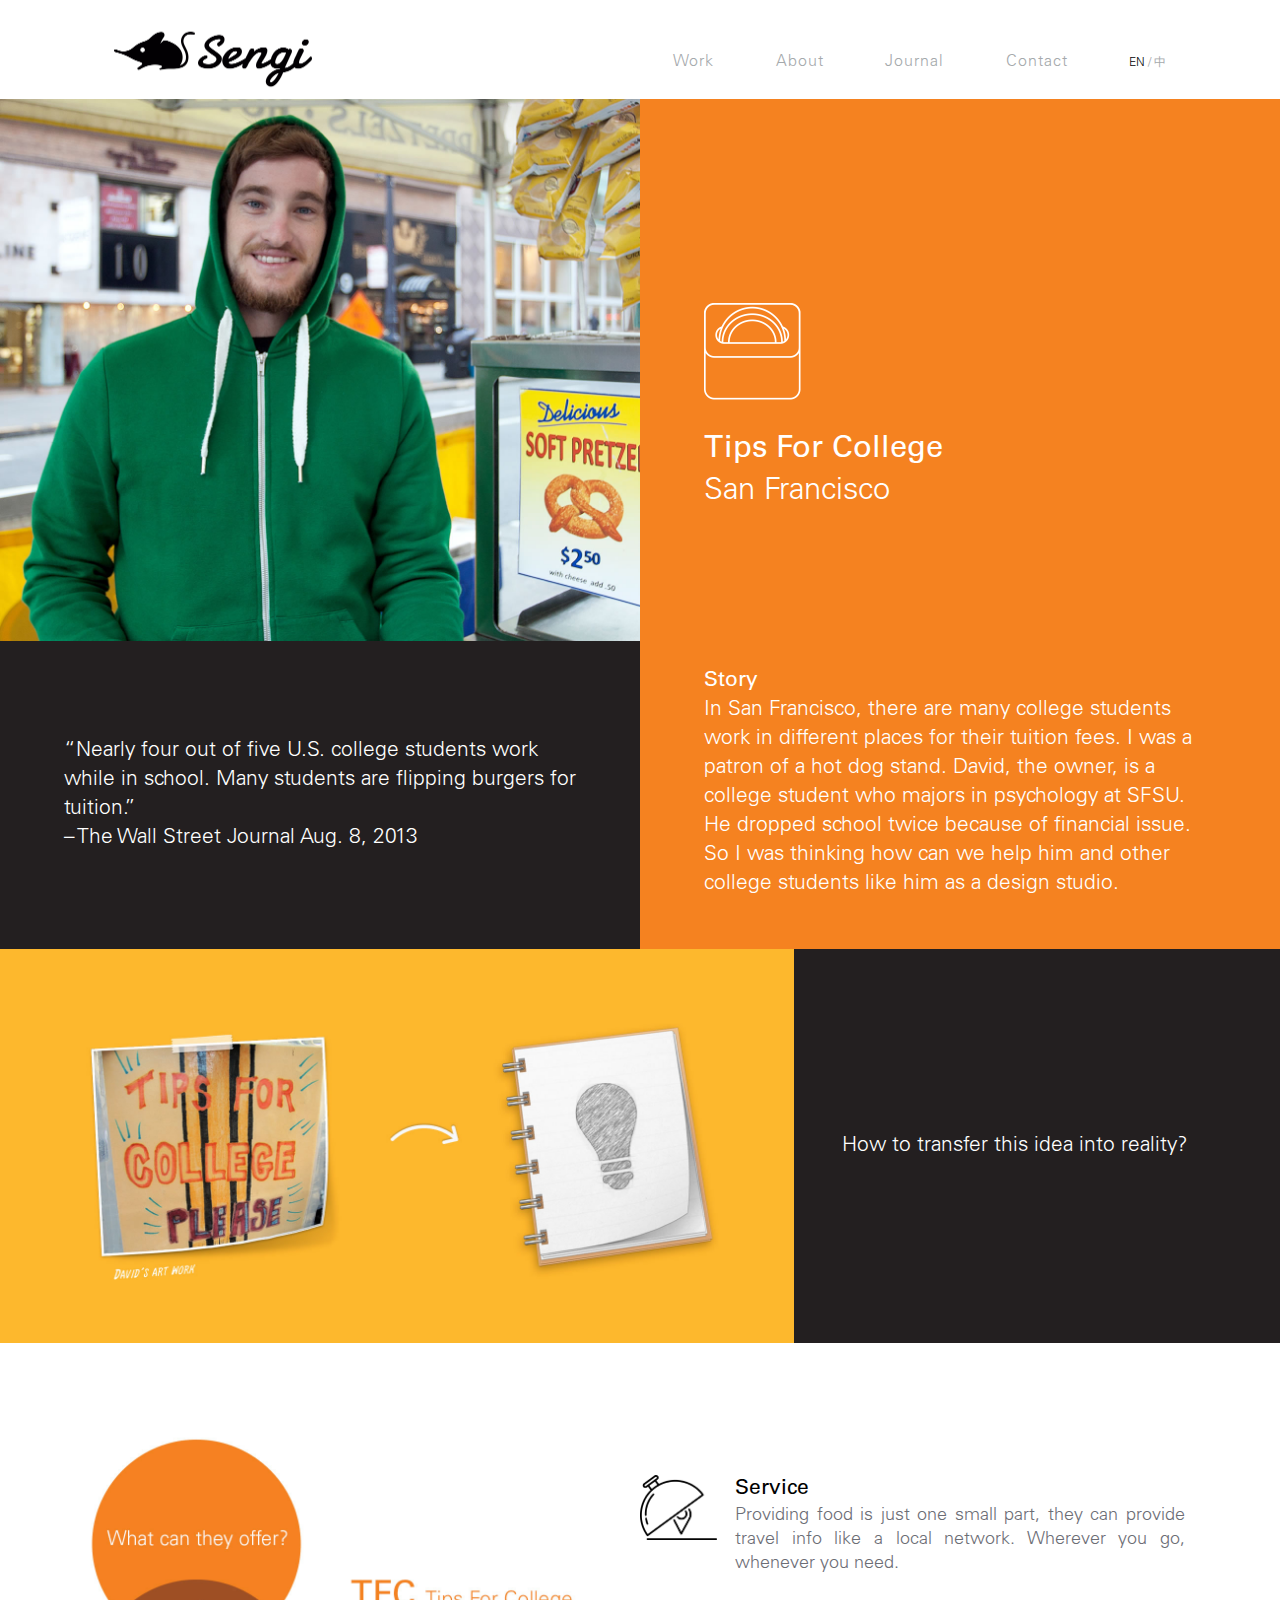
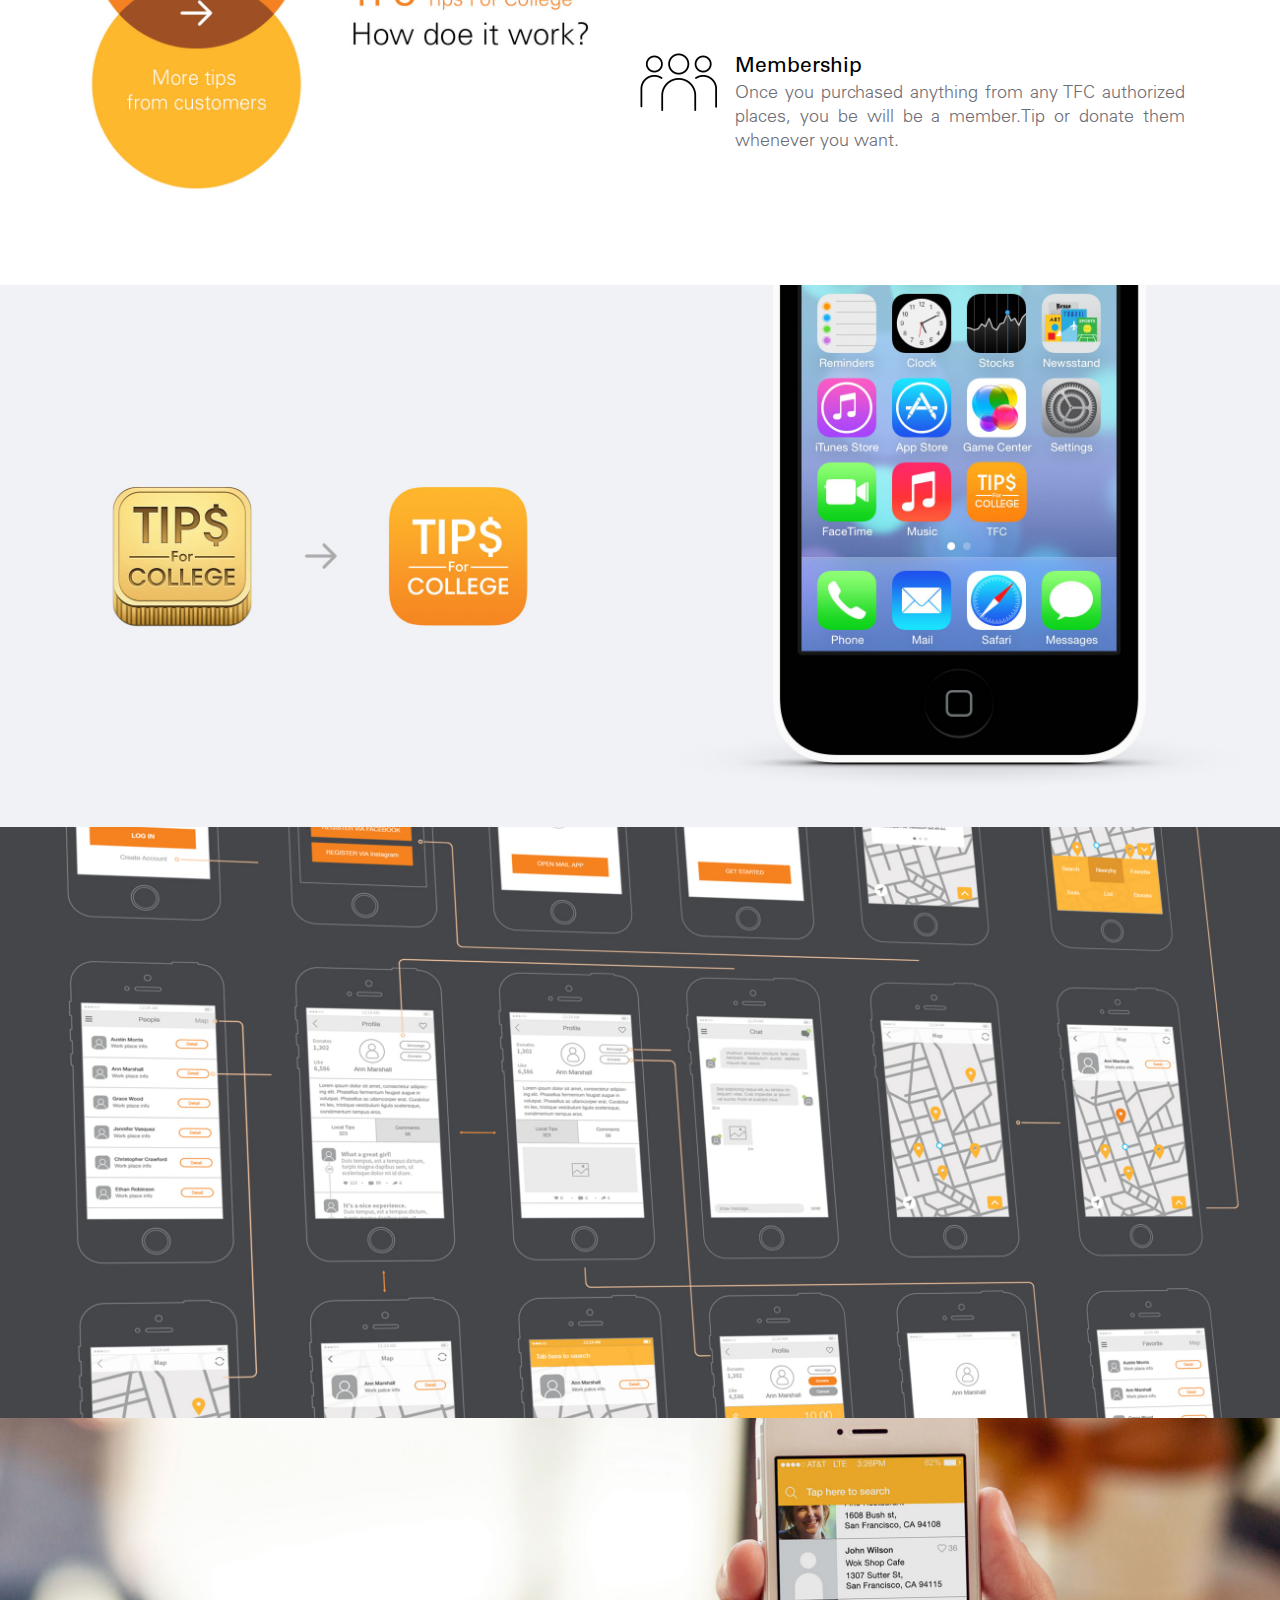
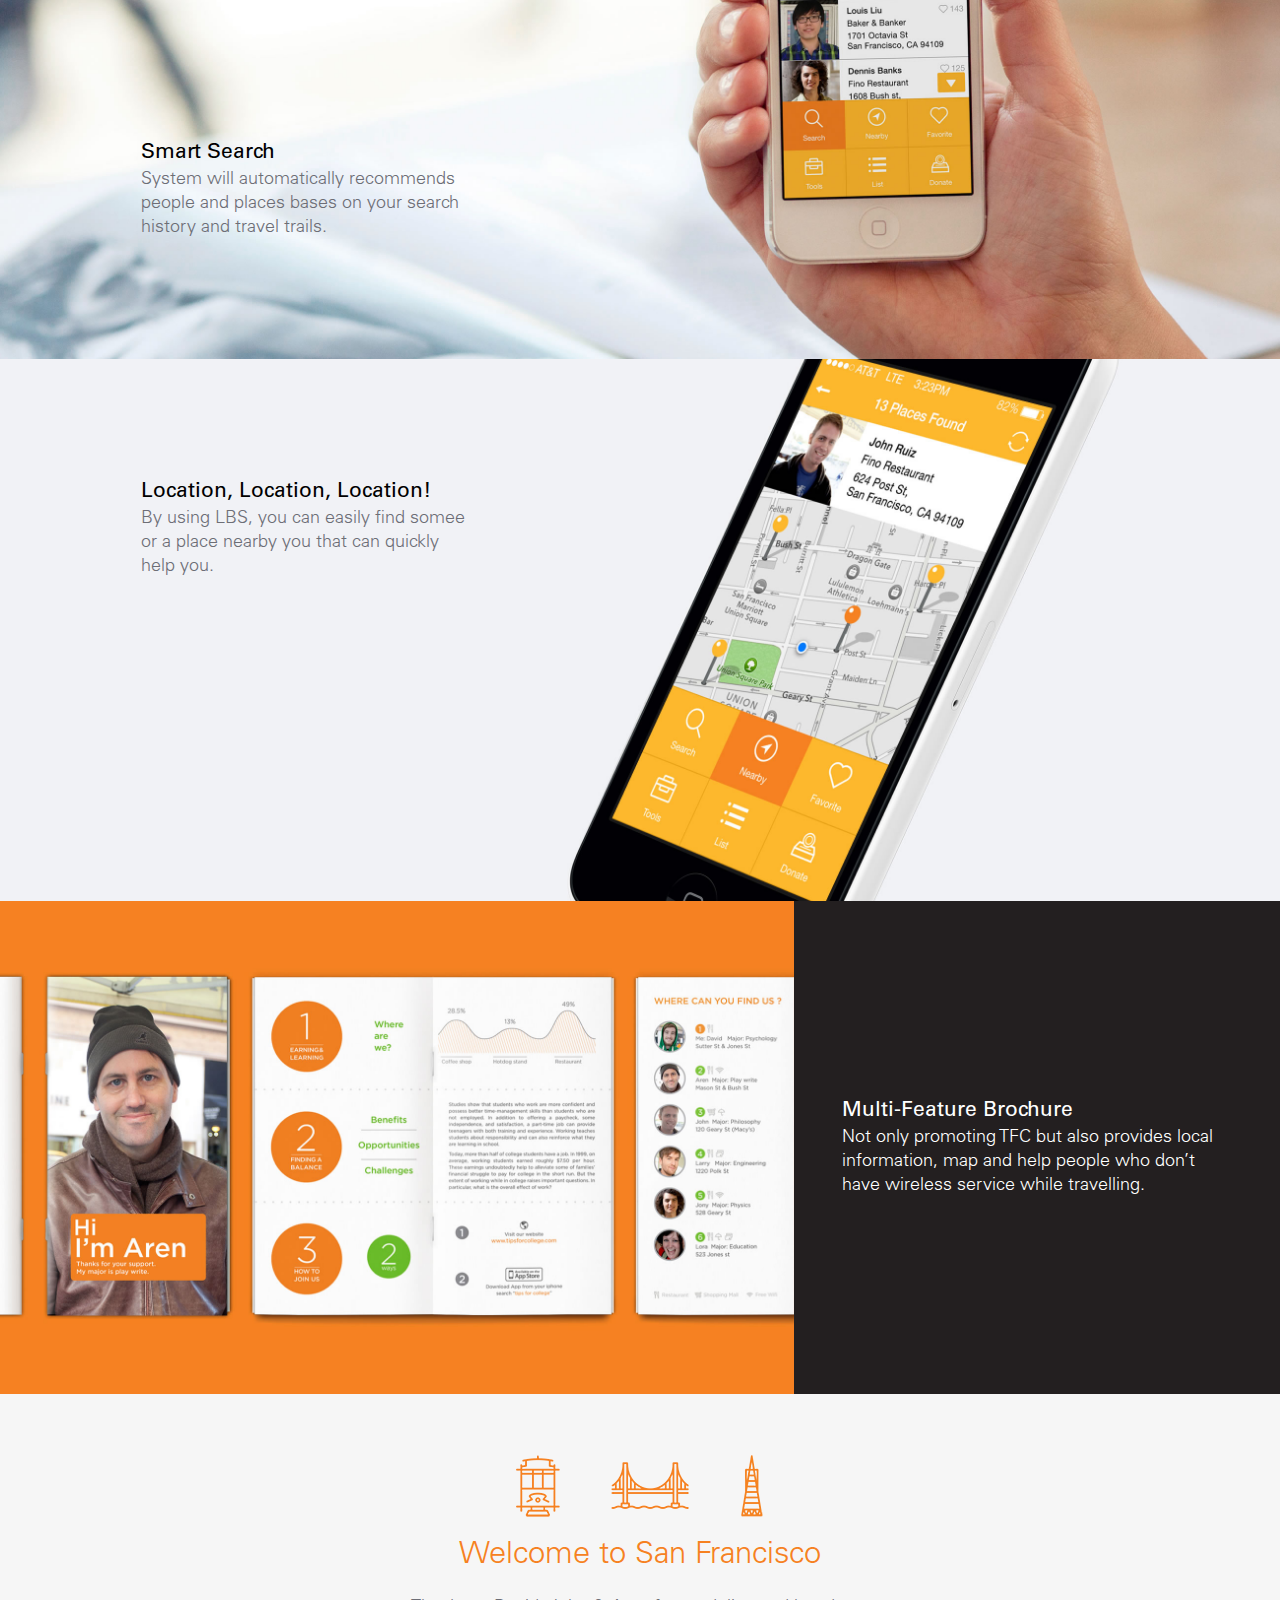
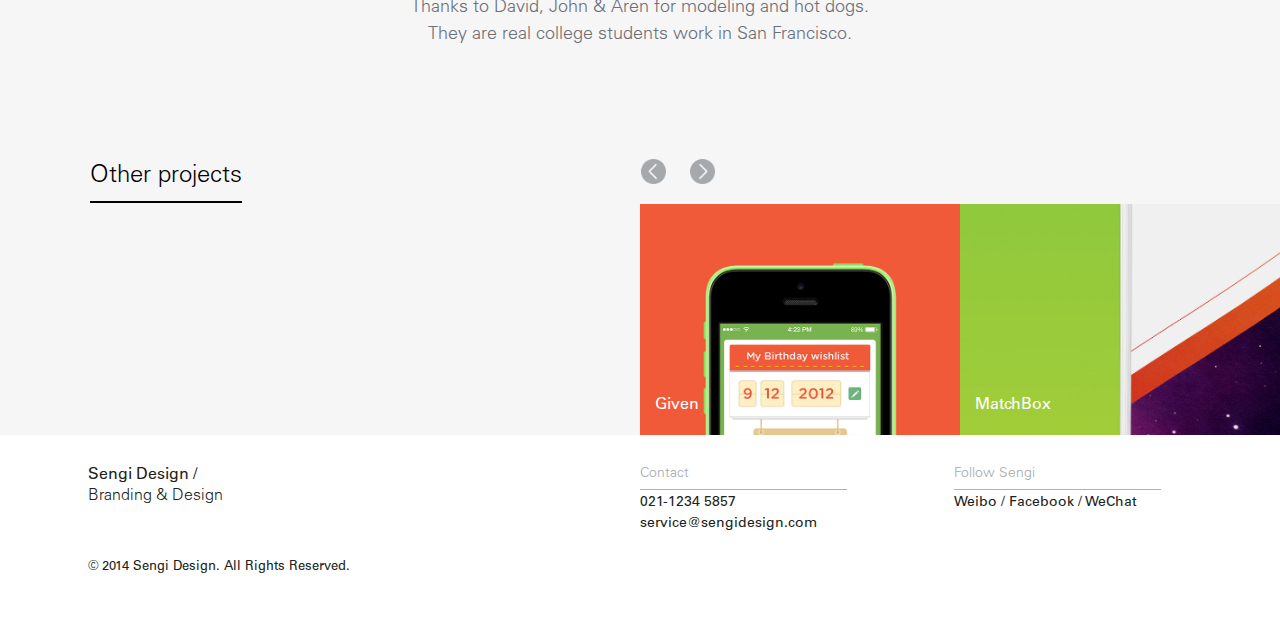
<file: TFC.html>
<!doctype html>
<html xmlns="http://www.w3.org/1999/xhtml" xml:lang="en-US" lang="en-US">
<head>
<meta charset="utf-8">
<meta http-equiv="X-UA-Compatible" content="IE=Edge,chrome=1">
<meta name="viewport" content="width=device-width, initial-scale=1.0, minimum-scale=1.0, maximum-scale=1.0, user-scalable=no">
<title>Works-TFC</title>
<link rel="stylesheet" type="text/css" href="css/base.css">
<link rel="stylesheet" type="text/css" href="css/style.css">
<link rel="stylesheet" type="text/css" href="css/responsive.css">
<link rel="stylesheet" type="text/css" href="css/component.css">
</head>

<body>
<div class="top">
<div class="contact d_none" id="contact">
    <div class="ColumnTwo">
    	<div class="contactline"></div>
        <div class="contactText">Whether you may like to hire us for your project, or just have a simple question about your brand, company and need some advice, do not hesitate to contact us. We‘re here to help.</div>
        <p>
            <strong>Phone:</strong> 021-1234 5678<br>
            <strong>New Business:</strong> <a href="mailto:service@sengidesign.com">service@sengidesign.com</a><br>
            <strong>General Question:</strong> <a href="mailto:hello@sengidesign.com">hello@sengidesign.com</a><br>
            <strong>Careers:</strong> <a href="hr.sengi@gmail.com">hr.sengi@gmail.com</a>
        </p>
    </div>
    <div class="ColumnTwo">
    	<ul>
        	<li>
            	<input type="text" value="Your name">
                <input type="text" value="Email">
            </li>
            <li>
            	<input type="text" value="Phone number">
                <input type="text" value="New business inquiry" class="newBus">
            </li>
            <li>
            	<textarea>Message</textarea>
            </li>
            <li><button class="progress-button" data-style="shrink" data-horizontal>Send</button></li>
        </ul>
    </div>
    <div class="comClose"></div>
</div>
<header class="clearfix">
	<h1 class="fl"><a href="javascript:void(0);" class="logo"></a></h1>
    <nav class="fr">
        <div class="clearfix">      
        	<span class="fr"><a href="javascript:void(0);"><em>EN</em> / 中</a></span>
            <ul class="fr meun">
            	<li class="menuContact"><a href="#contact">Contact</a></li>
                <li><a href="javascript:void(0);">Journal</a></li>
                <li><a href="javascript:void(0);">About</a></li>
                <li class="menuWork"><a href="javascript:void(0);">Work</a></li>
           </ul>
        </div>
    </nav>
    <ul class="navToggle">
		<li></li><li></li><li></li>
	</ul>   
</header>
</div>
<div class="container tfc">
<div class="clearfix tfcIntroH bgOrange">
	<div class="ColumnTwo">
    	<img src="images/tfc_01.jpg" width="100%" class="d_block" alt="">
        <h2 class="white fontCom bgBlack p0_10">“Nearly four out of five U.S. college students work while in school. Many students are flipping burgers for tuition.”<br>– The Wall Street Journal    Aug. 8, 2013 </h2>
    </div>
    <div class="ColumnTwo table tfcbg">
        <div class="table-cell white">
        	<div class="tfcIcon">
            	<img src="images/tcfIcon.png" class="d_block" alt="">
                <strong class="fontBold d_block">Tips For College</strong>
                <p>San Francisco</p>
            </div>
            <h1 class="fontCom"><span class="fontBold d_block">Story</span> In San Francisco, there are many college students work in different places for their tuition fees. I was a patron of a hot dog stand. David, the owner, is a college student who majors in psychology at SFSU.  He dropped school twice because of financial issue. So I was thinking how can we help him and other college students like him as a design studio.</h1>
        </div>
    </div>
</div>
<div class="clearfix bgBlack tfcH1">
	<div class="ColumnTwo tfcLeft bgYellow">
    	<img src="images/tfc_02.jpg" width="100%" class="d_block" alt="">
        <img src="images/tfc_02Small.png" class="d_none tfc_02Small" alt="">
    </div>
    <div class="ColumnTwo table tfcRight">
        <h3 class="white table-cell fontCom p0_10">How to transfer this idea into reality?</h3>
    </div>
</div>
<div class="clearfix bgWhite tfcH2">
	<div class="ColumnTwo">
    	<img src="images/tfc_03.jpg" width="100%" class="d_block" alt="">
        <img src="images/tfc_03Small.jpg" width="100%"  class="d_none tfc_03Small" alt="">
    </div>
    <div class="ColumnTwo table">
        <div class="table-cell">
        	<dl>
            	<dt class="fontBold black fontCom">Service</dt>
                <dd class="lightBlue">Providing food is just one small part, they can provide travel info like a local network. Wherever you go, whenever you need.</dd>
            </dl>
            <dl>
                <dt class="fontBold black fontCom">Membership</dt>
                <dd class="lightBlue">Once you purchased anything from any TFC authorized places, you be will be a member.Tip or donate them whenever you want.</dd>
            </dl>
        </div>
    </div>
</div>
<div class="tfc_04 bgGrey">
	<img src="images/tfc_04.jpg" width="100%" class="d_block" alt="">
    <img src="images/tfc_04Small.jpg" width="100%" class="d_none tfc_04Small" alt="">
</div>
<img src="images/tfc_05.jpg" width="100%" class="d_block" alt="">
<article class="iphone">
	<img src="images/tfc_06.jpg" width="100%" class="d_block" alt="">
    <img src="images/tfc_06Small.jpg" width="100%" class="d_none deviveSmall" alt="">
    <div class="iphoneText posBot">
    	<h3 class="fontBold black fontCom">Smart Search</h3>
        <p class="lightBlue">System will automatically recommends people and places bases on your search history and travel trails.</p>
    </div>
</article>
<article class="iphone">
	<img src="images/tfc_07.jpg" width="100%" class="d_block" alt="">
    <img src="images/tfc_07Small.jpg" width="100%" class="d_none deviveSmall" alt="">
    <div class="iphoneText posTop">
    	<h3 class="fontBold black fontCom">Location, Location, Location!</h3>
        <p class="lightBlue">By using LBS, you can easily find somee or a place nearby you that can quickly help you.</p>
    </div>
</article>
<div class="clearfix bgBlack tfcH3">	
    <div class="ColumnTwo tfcLeft">
        <img src="images/tfc_08.jpg" width="100%" class="d_block" alt="">        
    </div>
    <div class="ColumnTwo table tfcRight">
    	<h3 class="table-cell white p0_10">
            <span class="fontBold d_block fontCom">Multi-Feature Brochure</span>
            <p>Not only promoting TFC but also provides local information, map and help people who don’t have wireless service while travelling. </p>
        </h3>
    </div>
</div>
<section class="tfcIcons">
	<p><img src="images/tfcIcon_01.png"><img src="images/tfcIcon_02.png"><img src="images/tfcIcon_03.png"></p>
    <h3>Welcome to San Francisco</h3>
    <h4 class="lightBlue">Thanks to David, John & Aren for modeling and hot dogs.<br>They are real college students work in San Francisco.</h4>
</section>
<article class="otherProjects clearfix">
    <dl>
        <dt>Other projects</dt>
    </dl>
    <div class="others">
    	<div class="arrows">
        	<a class="arrowPrev" href="javascript:void(0);"></a>
            <a class="arrowNext" href="javascript:void(0);"></a>
        </div>
        <div class="othersScoll">
            <ul class="clearfix worksMenu">
                <li><a href="javascript:void(0);"><img src="images/others01.jpg" width="100%" alt="" class="d_block"><span>Given</span><div class="shadowWrap"><div class="opacity"></div><div class="shadow"><em>View Project</em></div></div></a></li>
                <li><a href="javascript:void(0);"><img src="images/others02.jpg" width="100%" alt="" class="d_block"><span>MatchBox</span><div class="shadowWrap"><div class="opacity"></div><div class="shadow"><em>View Project</em></div></div></a></li>
                <li><a href="javascript:void(0);"><img src="images/others03.jpg" width="100%" alt="" class="d_block"><span>Topoli Motors</span><div class="shadowWrap"><div class="opacity"></div><div class="shadow"><em>View Project</em></div></div></a></li>
                <li><a href="javascript:void(0);"><img src="images/others04.jpg" width="100%" alt="" class="d_block"><span>Shunji lwai</span><div class="shadowWrap"><div class="opacity"></div><div class="shadow"><em>View Project</em></div></div></a></li>
                <li><a href="javascript:void(0);"><img src="images/others05.jpg" width="100%" alt="" class="d_block"><span>True&Co </span><div class="shadowWrap"><div class="opacity"></div><div class="shadow"><em>View Project</em></div></div></a></li>
                <li><a href="javascript:void(0);"><img src="images/others06.jpg" width="100%" alt="" class="d_block"><span>Tips for College</span><div class="shadowWrap"><div class="opacity"></div><div class="shadow"><em>View Project</em></div></div></a></li>
                <li><a href="javascript:void(0);"><img src="images/others07.jpg" width="100%" alt="" class="d_block"><span>Tinga Tech</span><div class="shadowWrap"><div class="opacity"></div><div class="shadow"><em>View Project</em></div></div></a></li>
                <li><a href="javascript:void(0);"><img src="images/others08.jpg" width="100%" alt="" class="d_block"><span>Read Museum</span><div class="shadowWrap"><div class="opacity"></div><div class="shadow"><em>View Project</em></div></div></a></li>
                <li><a href="javascript:void(0);"><img src="images/others09.jpg" width="100%" alt="" class="d_block"><span>PhotoBook</span><div class="shadowWrap"><div class="opacity"></div><div class="shadow"><em>View Project</em></div></div></a></li>
            </ul>
        </div>
    </div>
</article>
<footer class="clearfix">
    <aside>
        <div class="footerInfo">
            <strong class="fontBold">Sengi Design /</strong>
            <span>Branding & Design</span>
            <p class="fontBold"><em>© 2014 Sengi Design.</em>&nbsp;<em>All Rights Reserved.</em></p>
        </div>
    </aside>
    <aside>
        <ul>
            <li>
                <h3>Contact</h3>
                <p class="fontBold break-word">021-1234 5857<br><a href="mailto:service@sengidesign.com">service@sengidesign.com</a></p>
            </li>
            <li>
                <h3>Follow Sengi</h3>
                <p class="fontBold"><a href="javascript:void(0);">Weibo</a>  /  <a href="javascript:void(0);">Facebook</a>  /  <a href="javascript:void(0);">WeChat</a></p>
            </li>
        </ul>
    </aside>
</footer>
</div>
<script src="js/jquery-1.7.1.min.js" type="text/javascript" charset="utf-8"></script>
<script src="js/common.js" type="text/javascript" charset="utf-8"></script>
<script src="js/modernizr.custom.js" type="text/javascript" charset="utf-8"></script>
<script src="js/classie.js" type="text/javascript" charset="utf-8"></script>
<script src="js/progressButton.js" type="text/javascript" charset="utf-8"></script>
<script>
	[].slice.call( document.querySelectorAll( 'button.progress-button' ) ).forEach( function( bttn ) {
		new ProgressButton( bttn, {
			callback : function( instance ) {
				var progress = 0,
					interval = setInterval( function() {
						progress = Math.min( progress + Math.random() * 0.1, 1 );
						instance._setProgress( progress );

						if( progress === 1 ) {
							instance._stop(1);
							clearInterval( interval );
						}
					}, 200 );
			}
		} );
	} );
</script>
</body>
</html>
</file>
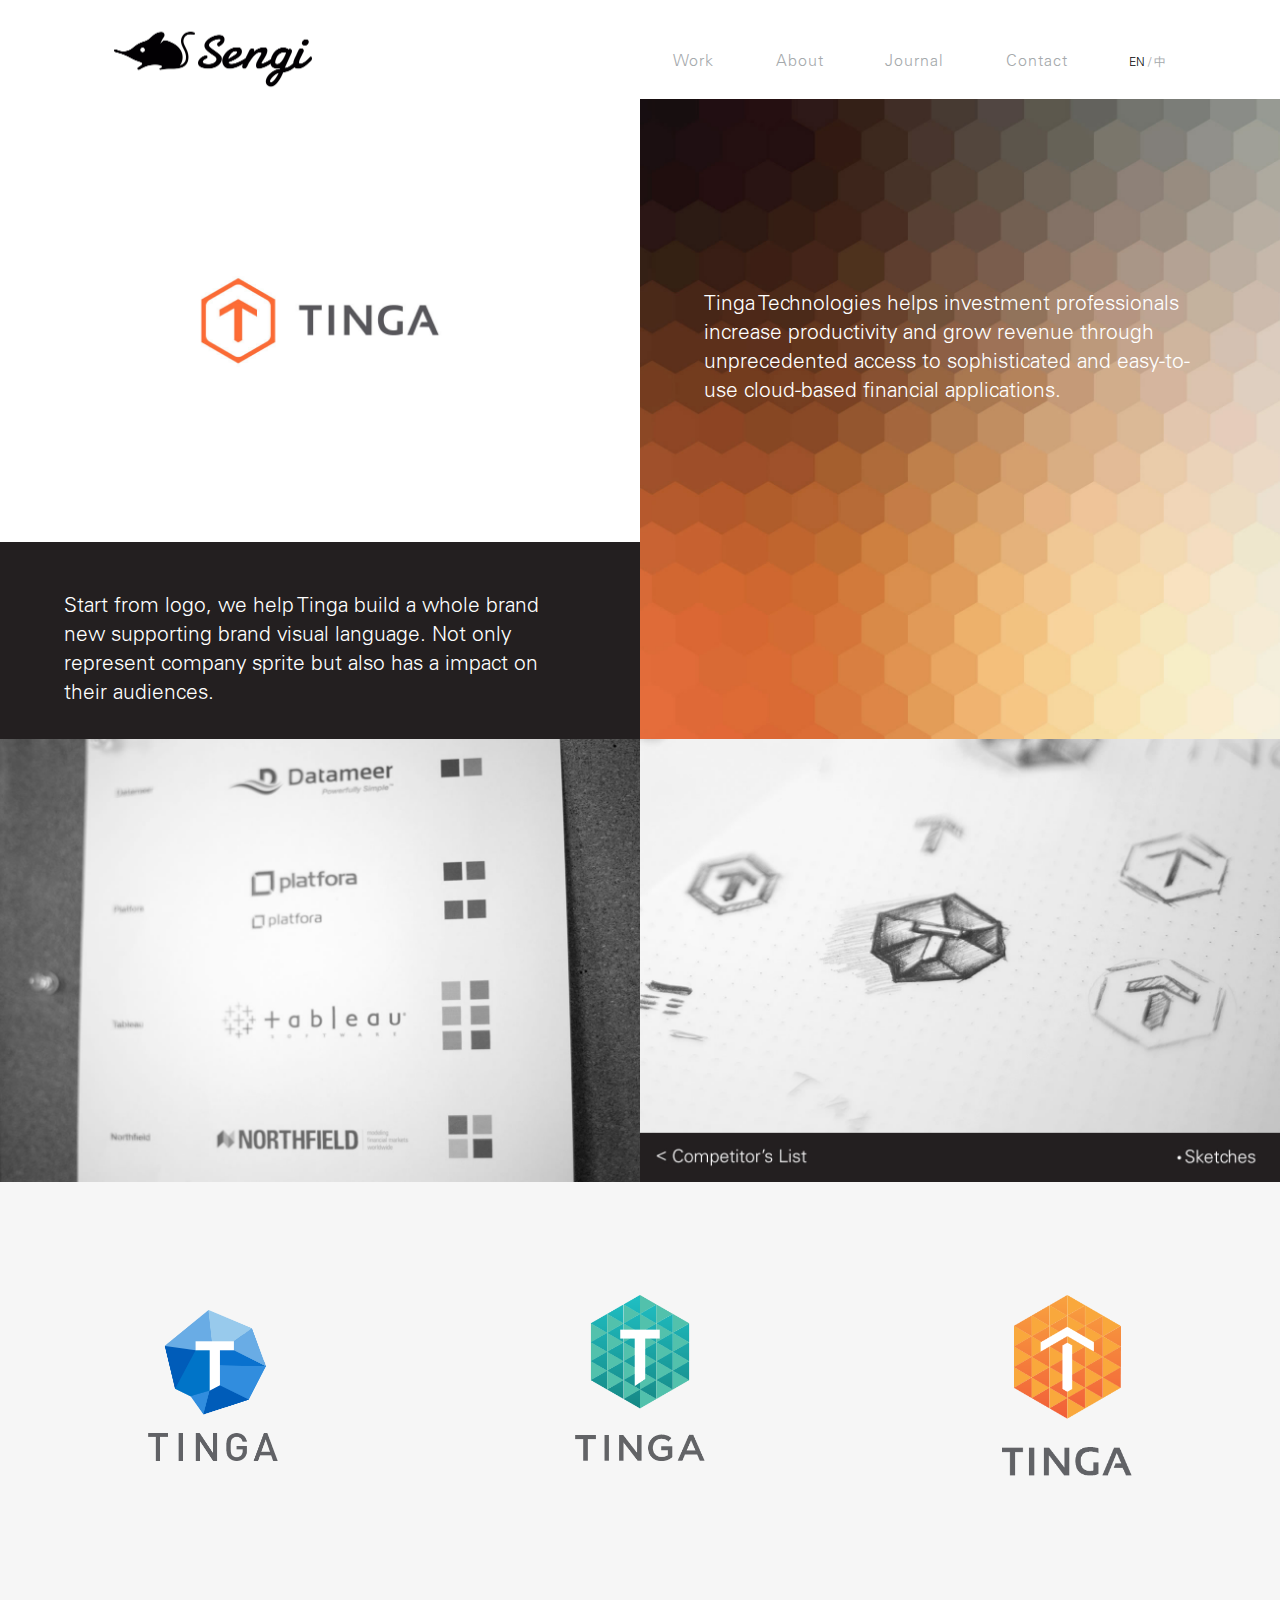
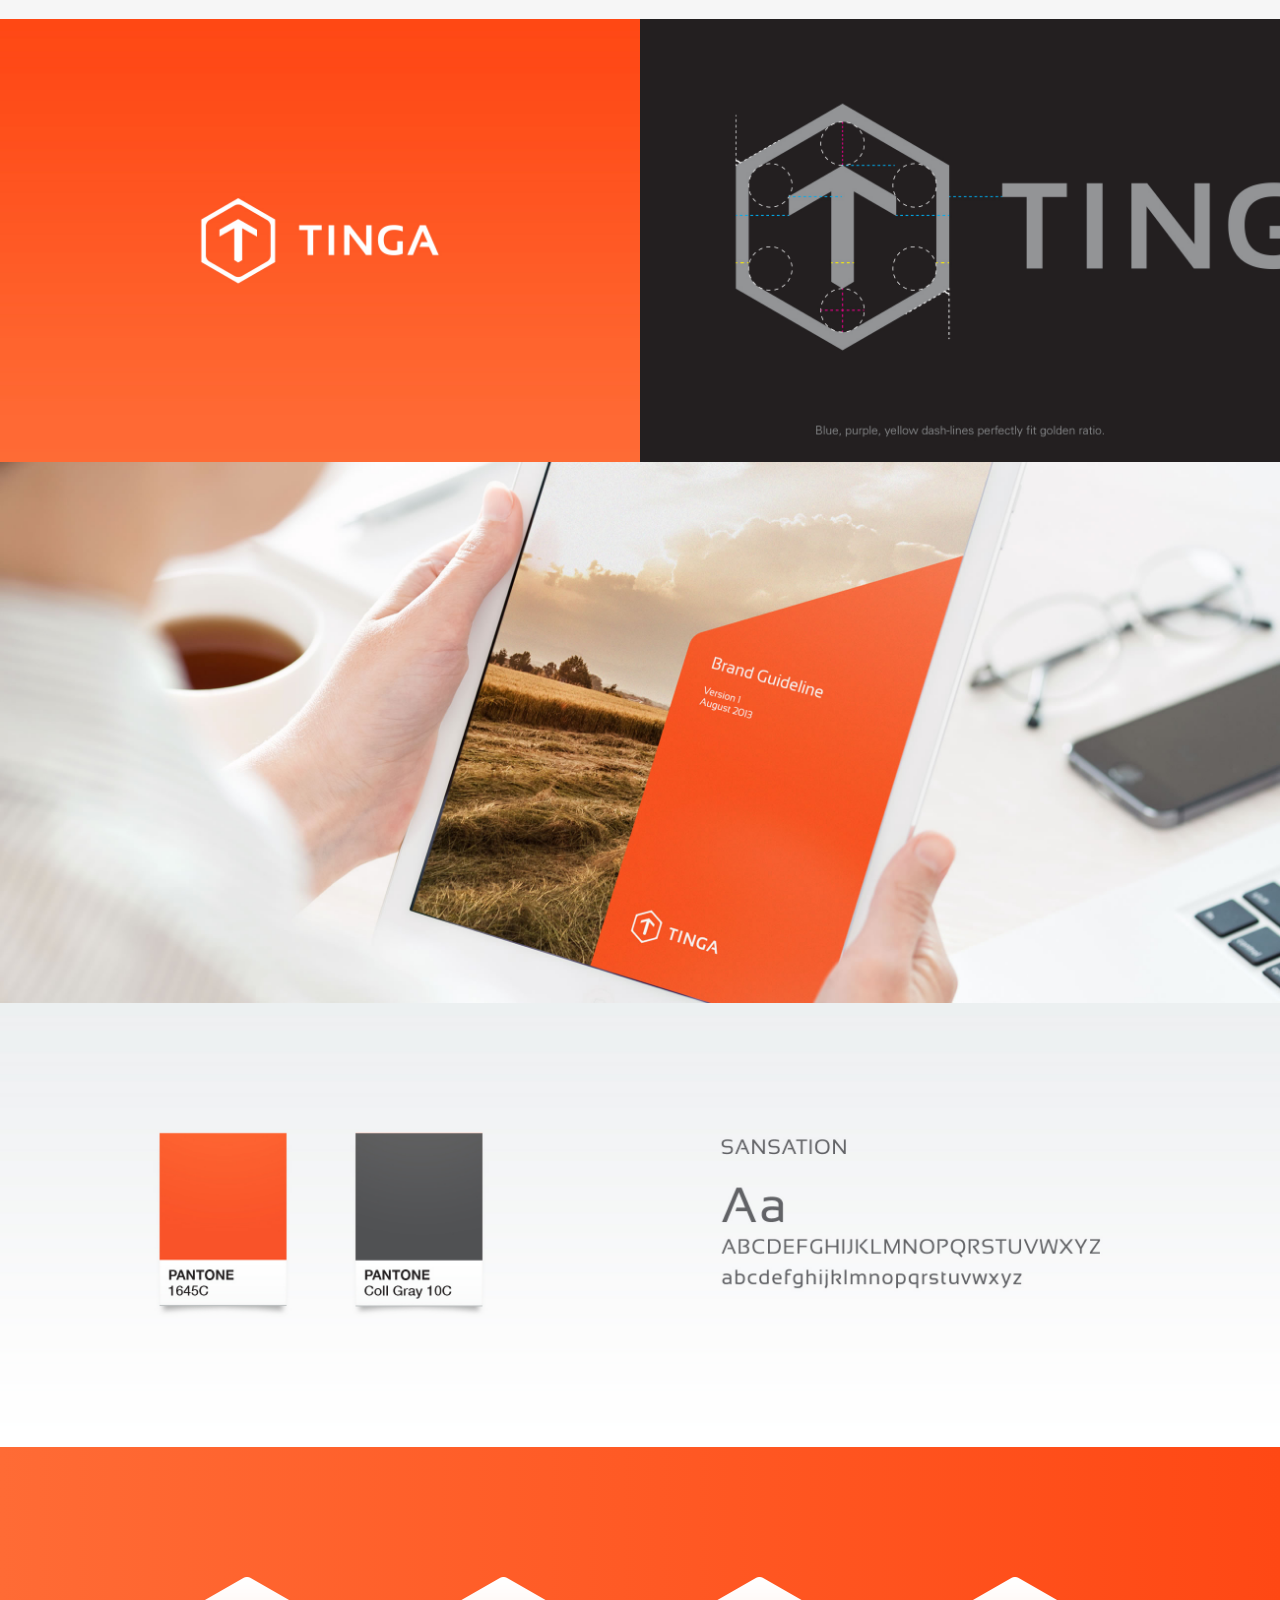
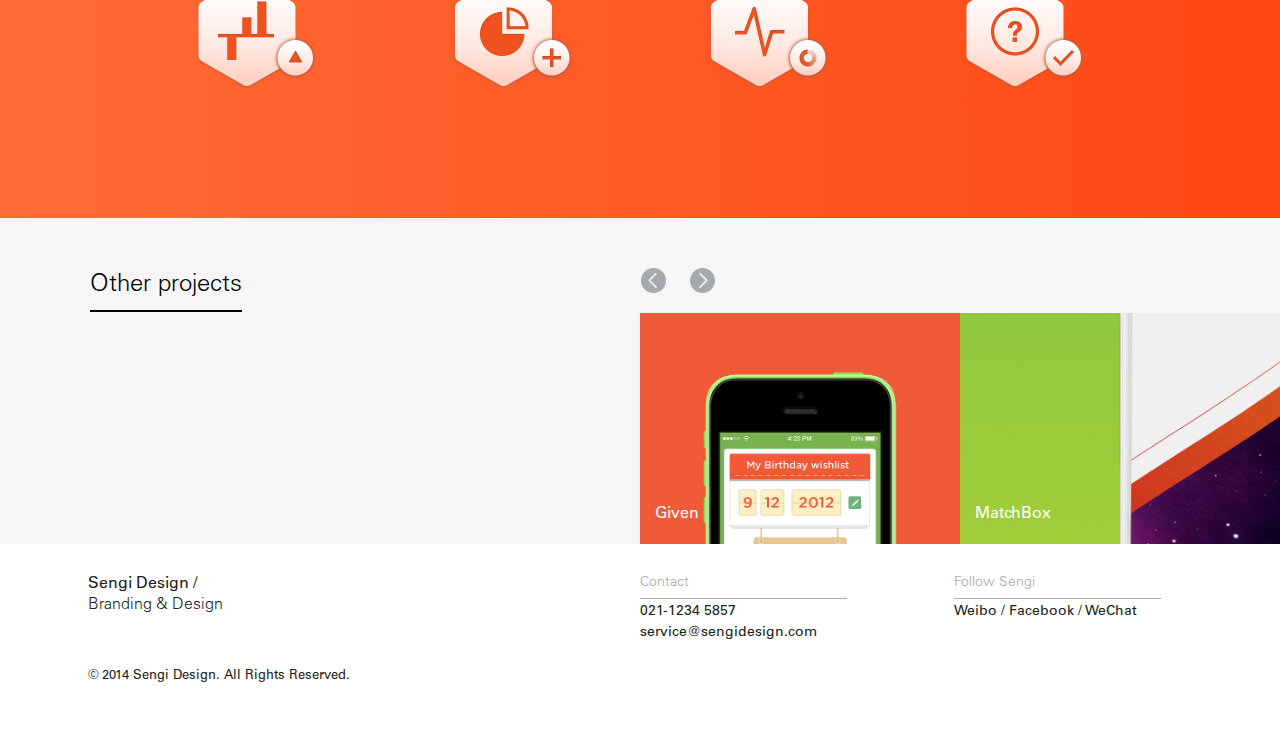
<file: tinga.html>
<!doctype html>
<html xmlns="http://www.w3.org/1999/xhtml" xml:lang="en-US" lang="en-US">
<head>
<meta charset="utf-8">
<meta http-equiv="X-UA-Compatible" content="IE=Edge,chrome=1">
<meta name="viewport" content="width=device-width, initial-scale=1.0, minimum-scale=1.0, maximum-scale=1.0, user-scalable=no">
<title>Works-Tinga</title>
<link rel="stylesheet" type="text/css" href="css/base.css">
<link rel="stylesheet" type="text/css" href="css/style.css">
<link rel="stylesheet" type="text/css" href="css/responsive.css">
<link rel="stylesheet" type="text/css" href="css/component.css">
</head>

<body>
<div class="top">
<div class="contact d_none" id="contact">
    <div class="ColumnTwo">
    	<div class="contactline"></div>
        <div class="contactText">Whether you may like to hire us for your project, or just have a simple question about your brand, company and need some advice, do not hesitate to contact us. We‘re here to help.</div>
        <p>
            <strong>Phone:</strong> 021-1234 5678<br>
            <strong>New Business:</strong> <a href="mailto:service@sengidesign.com">service@sengidesign.com</a><br>
            <strong>General Question:</strong> <a href="mailto:hello@sengidesign.com">hello@sengidesign.com</a><br>
            <strong>Careers:</strong> <a href="hr.sengi@gmail.com">hr.sengi@gmail.com</a>
        </p>
    </div>
    <div class="ColumnTwo">
    	<ul>
        	<li>
            	<input type="text" value="Your name">
                <input type="text" value="Email">
            </li>
            <li>
            	<input type="text" value="Phone number">
                <input type="text" value="New business inquiry" class="newBus">
            </li>
            <li>
            	<textarea>Message</textarea>
            </li>
            <li><button class="progress-button" data-style="shrink" data-horizontal>Send</button></li>
        </ul>
    </div>
    <div class="comClose"></div>
</div>
<header class="clearfix">
	<h1 class="fl"><a href="javascript:void(0);" class="logo"></a></h1>
    <nav class="fr">
        <div class="clearfix">      
        	<span class="fr"><a href="javascript:void(0);"><em>EN</em> / 中</a></span>
            <ul class="fr meun">
            	<li class="menuContact"><a href="#contact">Contact</a></li>
                <li><a href="javascript:void(0);">Journal</a></li>
                <li><a href="javascript:void(0);">About</a></li>
                <li class="menuWork"><a href="javascript:void(0);">Work</a></li>
           </ul>
        </div>
    </nav>
    <ul class="navToggle">
		<li></li><li></li><li></li>
	</ul>   
</header>
</div>
<div class="container tinga">
<div class="clearfix bgBlack tingaH1">
    <div class="ColumnTwo table">
        <img src="images/tinga_logo.jpg" width="100%" class="d_block" alt="">
        <h2 class="fontCom white">Start from logo, we help Tinga build a whole brand new supporting brand visual language. Not only represent company sprite but also has a impact on their audiences. </h2>
    </div>
    <div class="ColumnTwo">
    	<img src="images/tinga_intro.jpg" width="100%" class="d_block" alt="">
        <h1 class="white table-cell fontCom p0_10">
        	Tinga Technologies helps investment professionals increase productivity and grow revenue through unprecedented access to sophisticated and easy-to-use cloud-based financial applications.
        </h1>
    </div>
</div>
<div class="clearfix">
    <div class="ColumnTwo">
        <img src="images/tinga_01.jpg" width="100%" class="d_block" alt="">
    </div>
    <div class="ColumnTwo">
    	<img src="images/tinga_02.jpg" width="100%" class="d_block" alt="">
    </div>
</div>
<section class="tingaLogos">
	<ul>
    	<li><img src="images/tinga_logos01.png" alt=""></li>
        <li><img src="images/tinga_logos02.png" alt=""></li>
        <li><img src="images/tinga_logos03.png" alt=""></li>
    </ul>
</section>
<div class="clearfix">
    <div class="ColumnTwo">
        <img src="images/tinga_logowhite.jpg" width="100%" class="d_block" alt="">
    </div>
    <div class="ColumnTwo">
    	<img src="images/tinga_logorate.jpg" width="100%" class="d_block" alt="">
    </div>
</div>
<section class="tingaPic">
	<img src="images/tinga_big.jpg" width="100%" class="d_block" alt="">
    <img src="images/tinga_bigSmall.jpg" width="100%" class="d_none deviveSmall" alt="">
    <img src="images/tinga_logocolorandfont.jpg" width="100%" class="d_block" alt="">
    <img src="images/tinga_logocolorandfontSmall.jpg" width="100%" class="d_none deviveSmall" alt="">
</section>
<div class="tingaIcons">
	<ul>
    	<li><img src="images/tinga_icon01.png" alt=""></li>
        <li><img src="images/tinga_icon02.png" alt=""></li>
        <li><img src="images/tinga_icon03.png" alt=""></li>
        <li><img src="images/tinga_icon04.png" alt=""></li>
    </ul>
</div>
<article class="otherProjects clearfix">
    <dl>
        <dt>Other projects</dt>
    </dl>
    <div class="others">
    	<div class="arrows">
        	<a class="arrowPrev" href="javascript:void(0);"></a>
            <a class="arrowNext" href="javascript:void(0);"></a>
        </div>
        <div class="othersScoll">
            <ul class="clearfix worksMenu">
                <li><a href="javascript:void(0);"><img src="images/others01.jpg" width="100%" alt="" class="d_block"><span>Given</span><div class="shadowWrap"><div class="opacity"></div><div class="shadow"><em>View Project</em></div></div></a></li>
                <li><a href="javascript:void(0);"><img src="images/others02.jpg" width="100%" alt="" class="d_block"><span>MatchBox</span><div class="shadowWrap"><div class="opacity"></div><div class="shadow"><em>View Project</em></div></div></a></li>
                <li><a href="javascript:void(0);"><img src="images/others03.jpg" width="100%" alt="" class="d_block"><span>Topoli Motors</span><div class="shadowWrap"><div class="opacity"></div><div class="shadow"><em>View Project</em></div></div></a></li>
                <li><a href="javascript:void(0);"><img src="images/others04.jpg" width="100%" alt="" class="d_block"><span>Shunji lwai</span><div class="shadowWrap"><div class="opacity"></div><div class="shadow"><em>View Project</em></div></div></a></li>
                <li><a href="javascript:void(0);"><img src="images/others05.jpg" width="100%" alt="" class="d_block"><span>True&Co </span><div class="shadowWrap"><div class="opacity"></div><div class="shadow"><em>View Project</em></div></div></a></li>
                <li><a href="javascript:void(0);"><img src="images/others06.jpg" width="100%" alt="" class="d_block"><span>Tips for College</span><div class="shadowWrap"><div class="opacity"></div><div class="shadow"><em>View Project</em></div></div></a></li>
                <li><a href="javascript:void(0);"><img src="images/others07.jpg" width="100%" alt="" class="d_block"><span>Tinga Tech</span><div class="shadowWrap"><div class="opacity"></div><div class="shadow"><em>View Project</em></div></div></a></li>
                <li><a href="javascript:void(0);"><img src="images/others08.jpg" width="100%" alt="" class="d_block"><span>Read Museum</span><div class="shadowWrap"><div class="opacity"></div><div class="shadow"><em>View Project</em></div></div></a></li>
                <li><a href="javascript:void(0);"><img src="images/others09.jpg" width="100%" alt="" class="d_block"><span>PhotoBook</span><div class="shadowWrap"><div class="opacity"></div><div class="shadow"><em>View Project</em></div></div></a></li>
            </ul>
        </div>
    </div>
</article>
<footer class="clearfix">
    <aside>
        <div class="footerInfo">
            <strong class="fontBold">Sengi Design /</strong>
            <span>Branding & Design</span>
            <p class="fontBold"><em>© 2014 Sengi Design.</em>&nbsp;<em>All Rights Reserved.</em></p>
        </div>
    </aside>
    <aside>
        <ul>
            <li>
                <h3>Contact</h3>
                <p class="fontBold break-word">021-1234 5857<br><a href="mailto:service@sengidesign.com">service@sengidesign.com</a></p>
            </li>
            <li>
                <h3>Follow Sengi</h3>
                <p class="fontBold"><a href="javascript:void(0);">Weibo</a>  /  <a href="javascript:void(0);">Facebook</a>  /  <a href="javascript:void(0);">WeChat</a></p>
            </li>
        </ul>
    </aside>
</footer>
</div>
<script src="js/jquery-1.7.1.min.js" type="text/javascript" charset="utf-8"></script>
<script src="js/common.js" type="text/javascript" charset="utf-8"></script>
<script src="js/modernizr.custom.js" type="text/javascript" charset="utf-8"></script>
<script src="js/classie.js" type="text/javascript" charset="utf-8"></script>
<script src="js/progressButton.js" type="text/javascript" charset="utf-8"></script>
<script>
	[].slice.call( document.querySelectorAll( 'button.progress-button' ) ).forEach( function( bttn ) {
		new ProgressButton( bttn, {
			callback : function( instance ) {
				var progress = 0,
					interval = setInterval( function() {
						progress = Math.min( progress + Math.random() * 0.1, 1 );
						instance._setProgress( progress );

						if( progress === 1 ) {
							instance._stop(1);
							clearInterval( interval );
						}
					}, 200 );
			}
		} );
	} );
</script>
</body>
</html>
</file>
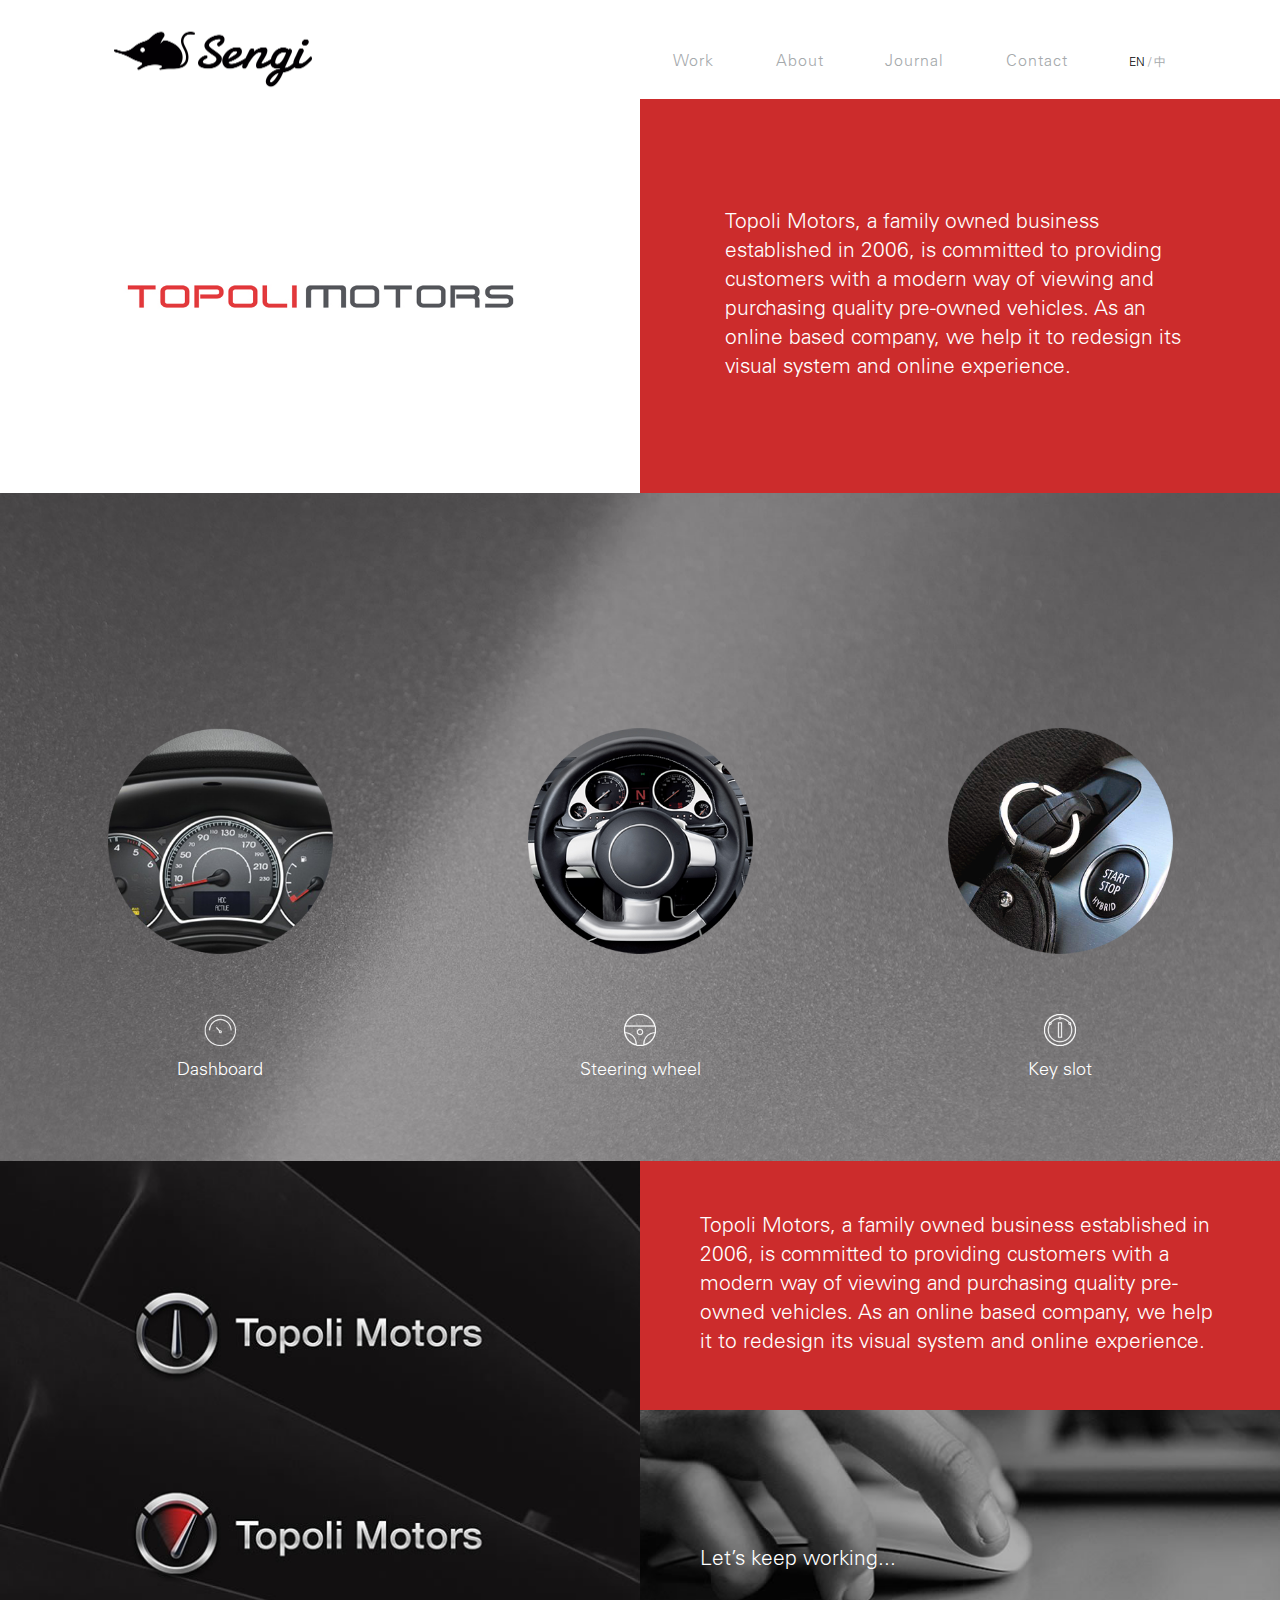
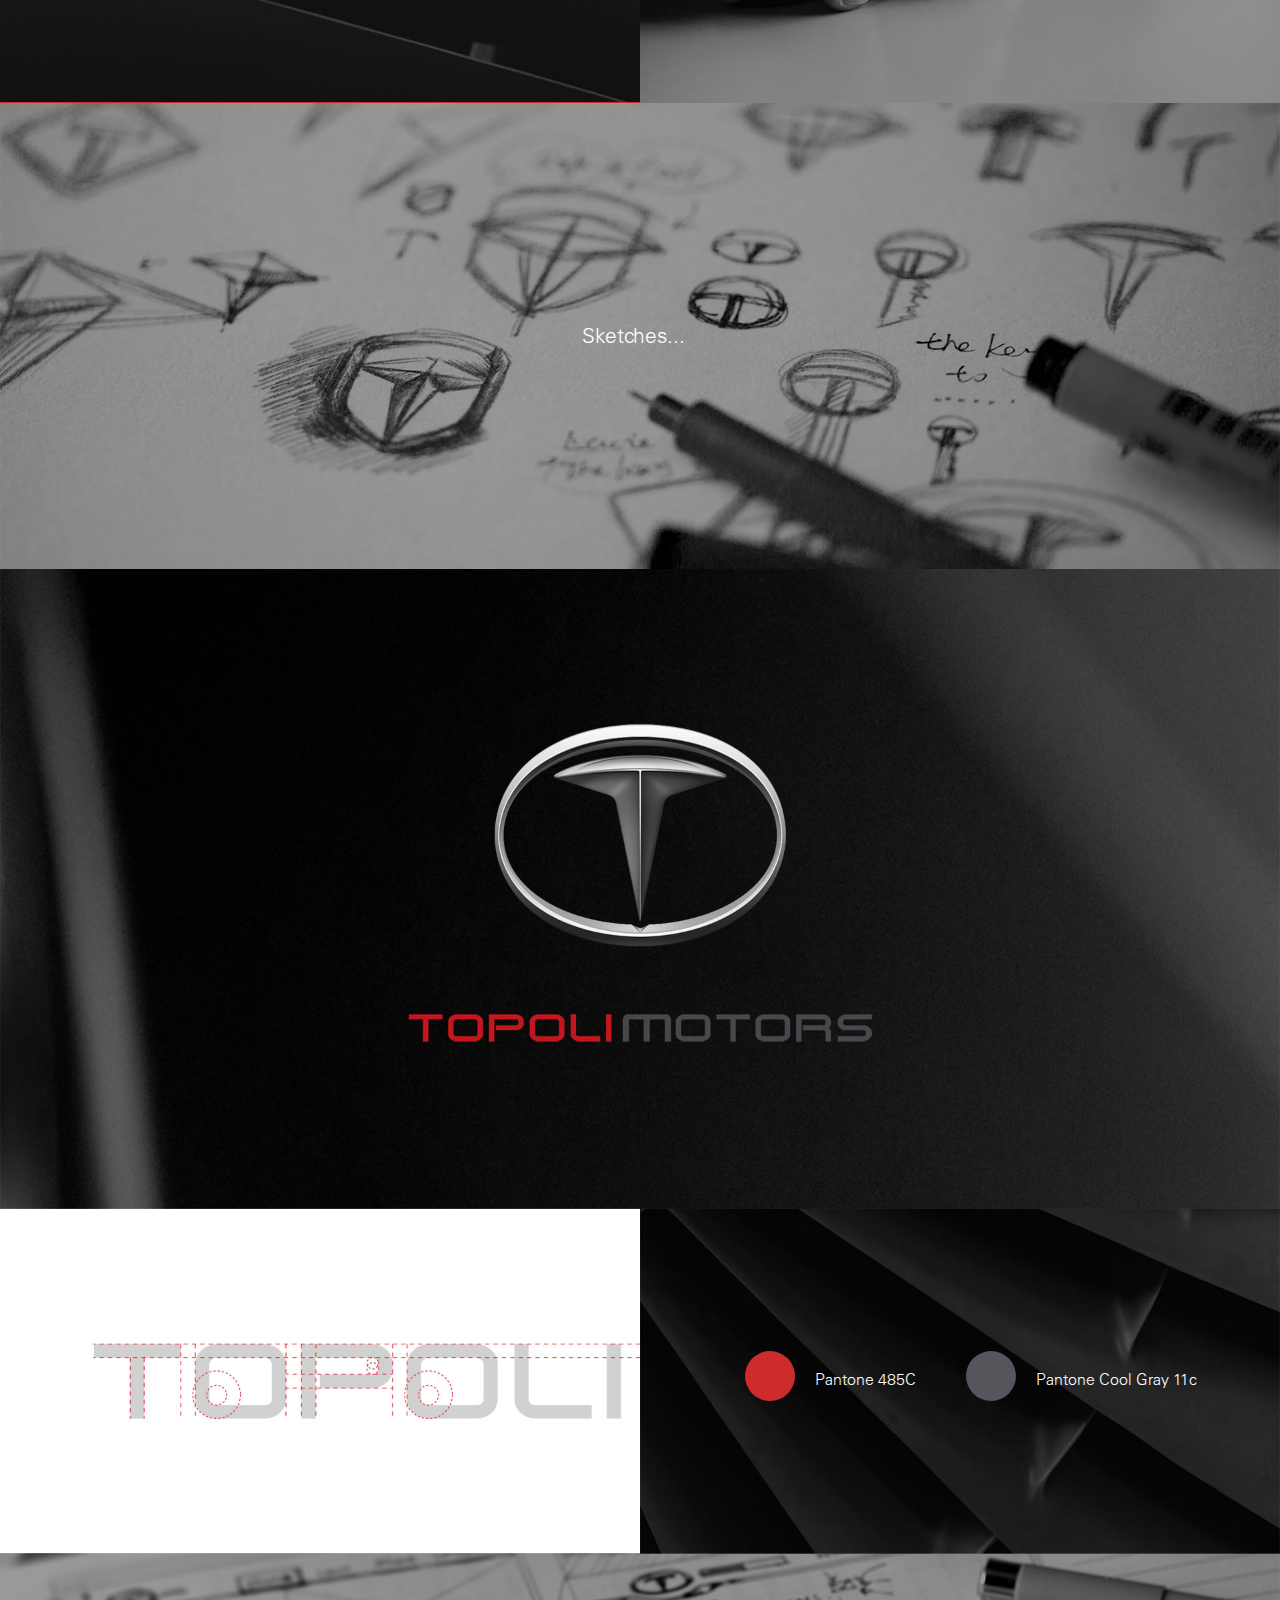
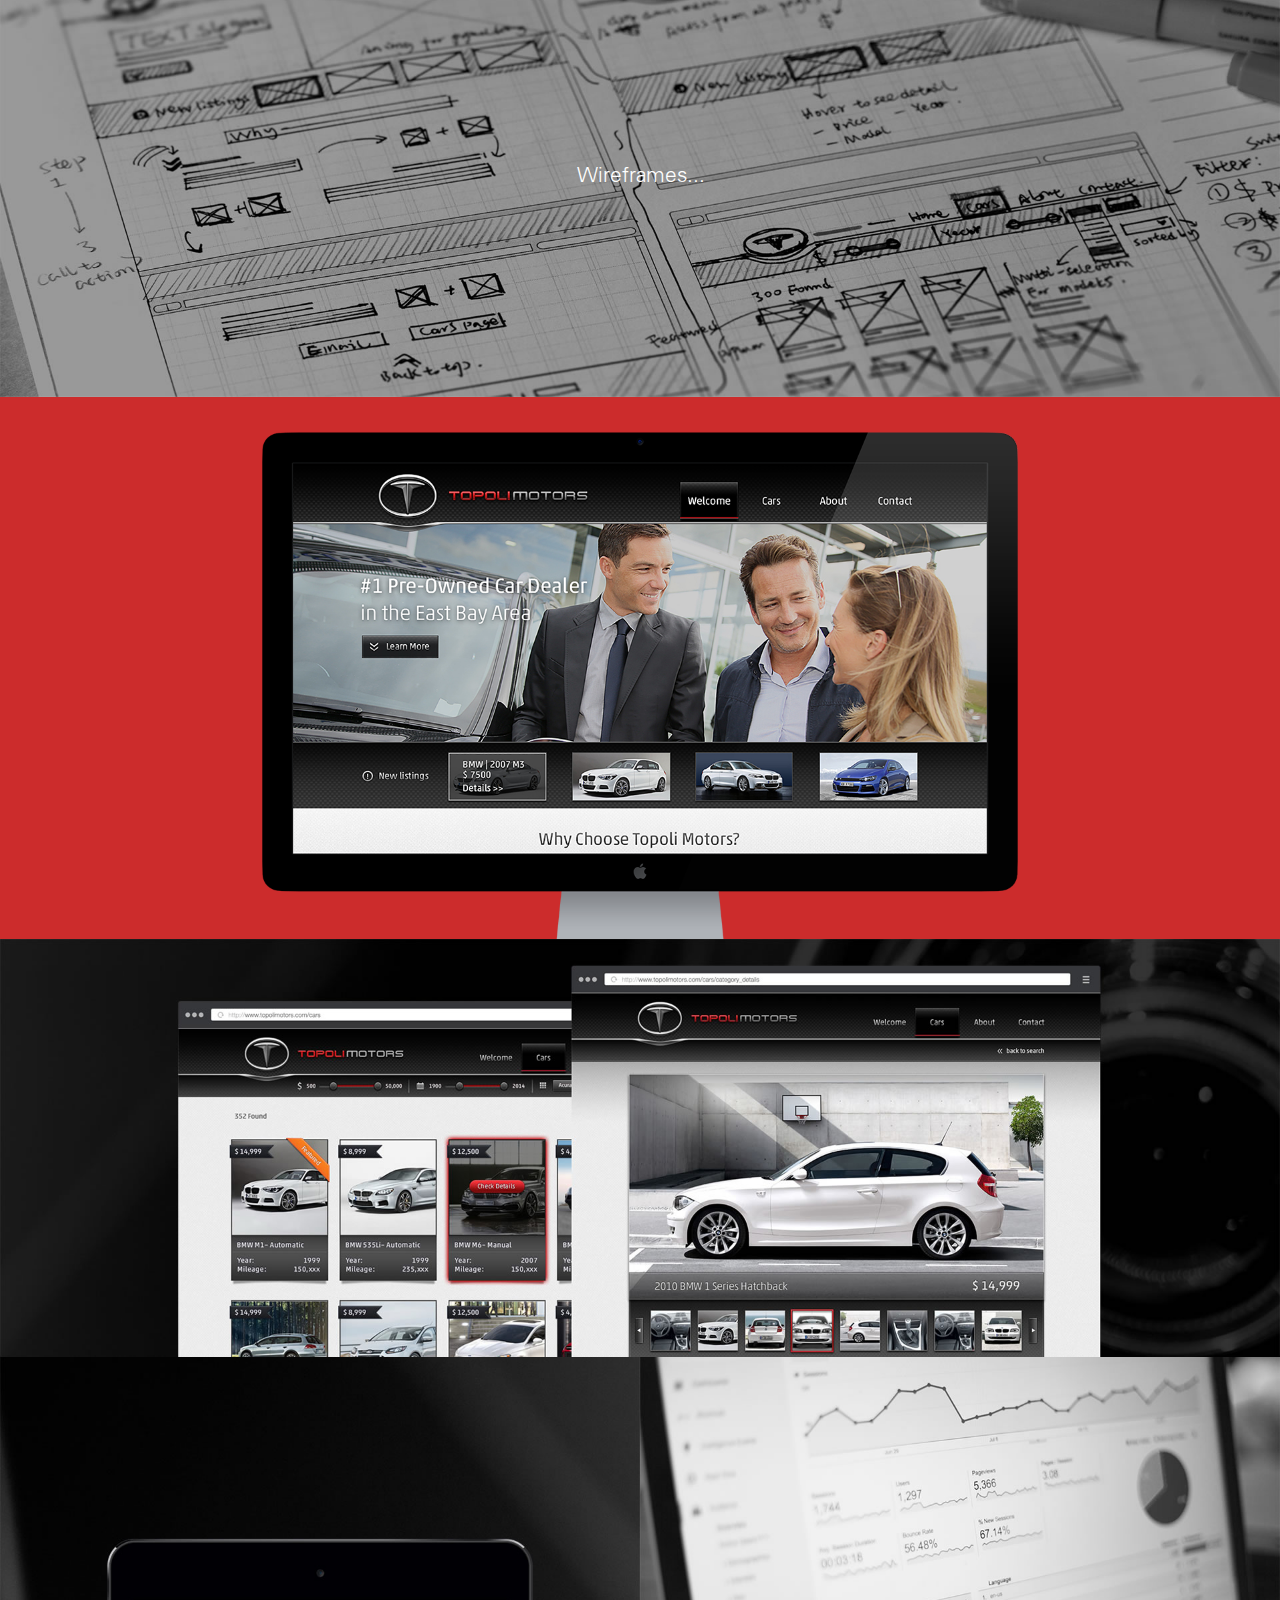
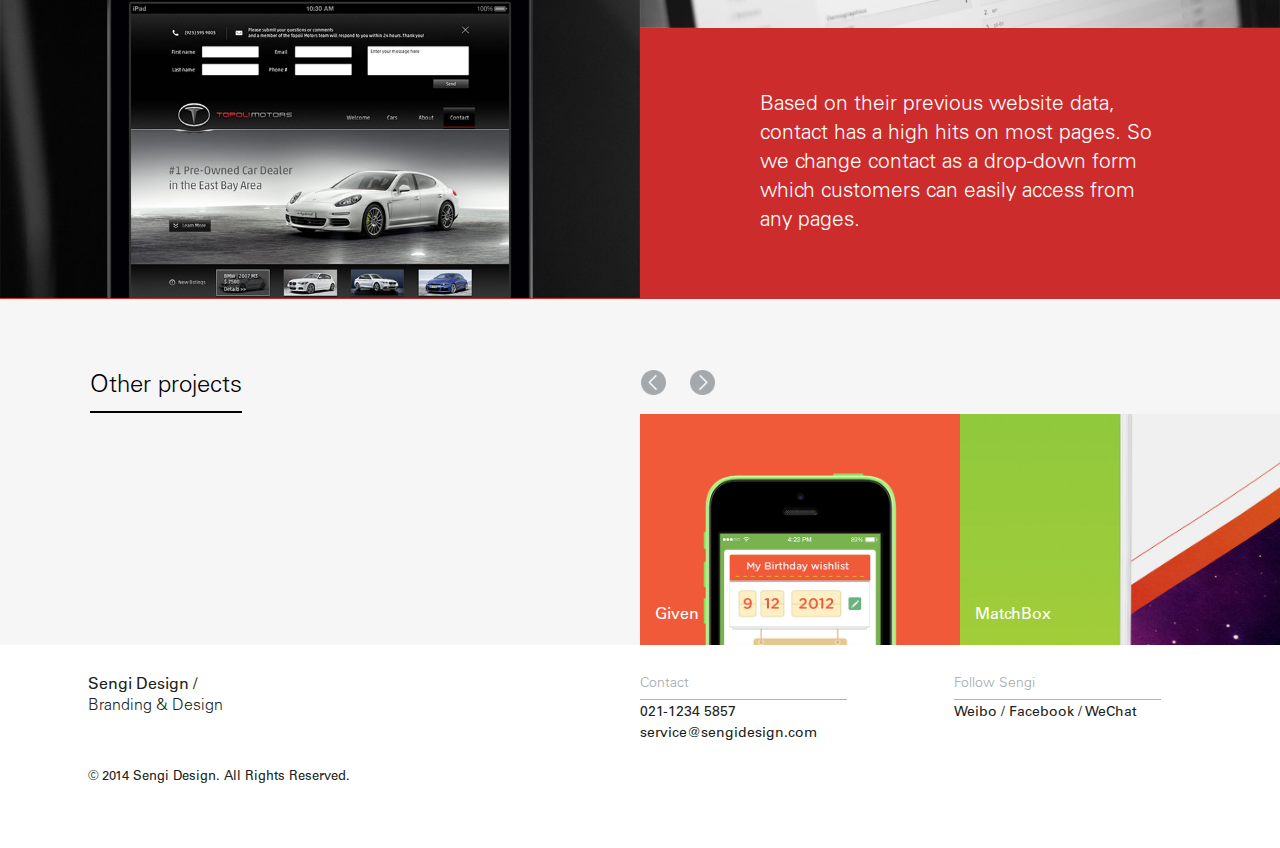
<file: topoli.html>
<!doctype html>
<html xmlns="http://www.w3.org/1999/xhtml" xml:lang="en-US" lang="en-US">
<head>
<meta charset="utf-8">
<meta http-equiv="X-UA-Compatible" content="IE=Edge,chrome=1">
<meta name="viewport" content="width=device-width, initial-scale=1.0, minimum-scale=1.0, maximum-scale=1.0, user-scalable=no">
<title>Works-Topoli</title>
<link rel="stylesheet" type="text/css" href="css/base.css">
<link rel="stylesheet" type="text/css" href="css/style.css">
<link rel="stylesheet" type="text/css" href="css/responsive.css">
<link rel="stylesheet" type="text/css" href="css/component.css">
</head>

<body>
<div class="top">
<div class="contact d_none" id="contact">
    <div class="ColumnTwo">
    	<div class="contactline"></div>
        <div class="contactText">Whether you may like to hire us for your project, or just have a simple question about your brand, company and need some advice, do not hesitate to contact us. We‘re here to help.</div>
        <p>
            <strong>Phone:</strong> 021-1234 5678<br>
            <strong>New Business:</strong> <a href="mailto:service@sengidesign.com">service@sengidesign.com</a><br>
            <strong>General Question:</strong> <a href="mailto:hello@sengidesign.com">hello@sengidesign.com</a><br>
            <strong>Careers:</strong> <a href="hr.sengi@gmail.com">hr.sengi@gmail.com</a>
        </p>
    </div>
    <div class="ColumnTwo">
    	<ul>
        	<li>
            	<input type="text" value="Your name">
                <input type="text" value="Email">
            </li>
            <li>
            	<input type="text" value="Phone number">
                <input type="text" value="New business inquiry" class="newBus">
            </li>
            <li>
            	<textarea>Message</textarea>
            </li>
            <li><button class="progress-button" data-style="shrink" data-horizontal>Send</button></li>
        </ul>
    </div>
    <div class="comClose"></div>
</div>
<header class="clearfix">
	<h1 class="fl"><a href="javascript:void(0);" class="logo"></a></h1>
    <nav class="fr">
        <div class="clearfix">      
        	<span class="fr"><a href="javascript:void(0);"><em>EN</em> / 中</a></span>
            <ul class="fr meun">
            	<li class="menuContact"><a href="#contact">Contact</a></li>
                <li><a href="javascript:void(0);">Journal</a></li>
                <li><a href="javascript:void(0);">About</a></li>
                <li class="menuWork"><a href="javascript:void(0);">Work</a></li>
           </ul>
        </div>
    </nav>
    <ul class="navToggle">
		<li></li><li></li><li></li>
	</ul>   
</header>
</div>
<div class="container">
<div class="topoli topoliH1">
	<div class="topoliL">
    	<img src="images/topoliLogo.jpg" width="100%" class="d_block" alt="">
    </div>
    <div class="topoliR table">
        <h1 class="white table-cell">Topoli Motors, a family owned business established in 2006, is committed to providing customers with a modern way of viewing and purchasing quality pre-owned vehicles. As an online based company, we help it to redesign its visual system and online experience.</h1>
    </div>
</div>
<section class="rounded">
    <ul>
    	<li>
        	<h3><img src="images/dashboard.png" alt=""></h3>
            <h4><img src="images/dashboard_icon.png" alt=""></h4>
            <p>Dashboard</p>
        </li>
        <li>
        	<h3><img src="images/steeringwheel.png" alt=""></h3>
            <h4><img src="images/steeringwheel_icon.png" alt=""></h4>
            <p>Steering wheel</p>
        </li>
        <li>
        	<h3><img src="images/keyslot.png" alt=""></h3>
            <h4><img src="images/keyslot_icon.png" alt=""></h4>
            <p>Key slot</p>
        </li>
    </ul>    
</section>
<div class="topoli topoliMotors">
	<div class="topoliL">
    	<img src="images/topoliLogo02.jpg" width="100%" class="d_block" alt="">
    </div>
    <div class="topoliR">
        <h2 class="white table">
            <p class="table-cell">Topoli Motors, a family owned business established in 2006, is committed to providing customers with a modern way of viewing and purchasing quality pre-owned vehicles. As an online based company, we help it to redesign its visual system and online experience.
            </p>
        </h2>
        <h3>
        	<img src="images/keepworking.jpg" width="100%" class="d_block keepworking" alt="">
        	<div class="white">Let’s keep working...</div>
        </h3>
    </div>
</div>
<section class="sketches">
	<img src="images/sketch.jpg" width="100%" class="d_block" alt="">
    <img src="images/sketchSmall.jpg" width="100%" class="d_none sketcheSmall" alt="">
    <div class="white">Sketches...</div>
</section>
<img src="images/topoliLogo03.jpg" width="100%" class="d_block" alt="">
<div class="topoli">
	<div class="topoliL">
    	<img src="images/topoliLogo04.jpg" width="100%" class="d_block" alt="">
    </div>
    <div class="topoliR">
        <img src="images/color.jpg" width="100%" class="d_block" alt="">
        <div class="color white">
        	<span class="red"></span>
            <em>Pantone 485C</em>
            <span class="grey"></span>
            <em>Pantone Cool Gray 11c</em>
        </div>
    </div>
</div>
<section class="wireframes">
	<img src="images/wireframe.jpg" width="100%" class="d_block" alt="">
    <img src="images/wireframeSmall.jpg" width="100%" class="d_none wireframeSmall" alt="">
    <div class="white">Wireframes...</div>
</section>
<div class="bigmac">
	<img src="images/bigmac.png" alt="">
</div>
<img src="images/browser.jpg" width="100%" class="d_block browser" alt="">
<img src="images/browserSmall.jpg" width="100%" class="d_none browserSmall" alt="">
<div class="topoli ipad">	
    <div class="topoliR">
        <img src="images/photo.jpg" width="100%" class="d_block" alt="">
        <h4 class="white table">
        	<p class="table-cell">Based on their previous website data, contact has a high hits on most pages. So we change contact as a drop-down form which customers can easily access from any pages.</p></h4>        
    </div>
    <div class="topoliL">
    	<img src="images/ipad.jpg" width="100%" class="d_block" alt="">
    </div>
</div>
<article class="otherProjects clearfix">
    <dl>
        <dt>Other projects</dt>
    </dl>
    <div class="others">
    	<div class="arrows">
        	<a class="arrowPrev" href="javascript:void(0);"></a>
            <a class="arrowNext" href="javascript:void(0);"></a>
        </div>
        <div class="othersScoll">
            <ul class="clearfix worksMenu">
                <li><a href="javascript:void(0);"><img src="images/others01.jpg" width="100%" alt="" class="d_block"><span>Given</span><div class="shadowWrap"><div class="opacity"></div><div class="shadow"><em>View Project</em></div></div></a></li>
                <li><a href="javascript:void(0);"><img src="images/others02.jpg" width="100%" alt="" class="d_block"><span>MatchBox</span><div class="shadowWrap"><div class="opacity"></div><div class="shadow"><em>View Project</em></div></div></a></li>
                <li><a href="javascript:void(0);"><img src="images/others03.jpg" width="100%" alt="" class="d_block"><span>Topoli Motors</span><div class="shadowWrap"><div class="opacity"></div><div class="shadow"><em>View Project</em></div></div></a></li>
                <li><a href="javascript:void(0);"><img src="images/others04.jpg" width="100%" alt="" class="d_block"><span>Shunji lwai</span><div class="shadowWrap"><div class="opacity"></div><div class="shadow"><em>View Project</em></div></div></a></li>
                <li><a href="javascript:void(0);"><img src="images/others05.jpg" width="100%" alt="" class="d_block"><span>True&Co </span><div class="shadowWrap"><div class="opacity"></div><div class="shadow"><em>View Project</em></div></div></a></li>
                <li><a href="javascript:void(0);"><img src="images/others06.jpg" width="100%" alt="" class="d_block"><span>Tips for College</span><div class="shadowWrap"><div class="opacity"></div><div class="shadow"><em>View Project</em></div></div></a></li>
                <li><a href="javascript:void(0);"><img src="images/others07.jpg" width="100%" alt="" class="d_block"><span>Tinga Tech</span><div class="shadowWrap"><div class="opacity"></div><div class="shadow"><em>View Project</em></div></div></a></li>
                <li><a href="javascript:void(0);"><img src="images/others08.jpg" width="100%" alt="" class="d_block"><span>Read Museum</span><div class="shadowWrap"><div class="opacity"></div><div class="shadow"><em>View Project</em></div></div></a></li>
                <li><a href="javascript:void(0);"><img src="images/others09.jpg" width="100%" alt="" class="d_block"><span>PhotoBook</span><div class="shadowWrap"><div class="opacity"></div><div class="shadow"><em>View Project</em></div></div></a></li>
            </ul>
        </div>
    </div>
</article>
<footer class="clearfix">
    <aside>
        <div class="footerInfo">
            <strong class="fontBold">Sengi Design /</strong>
            <span>Branding & Design</span>
            <p class="fontBold"><em>© 2014 Sengi Design.</em>&nbsp;<em>All Rights Reserved.</em></p>
        </div>
    </aside>
    <aside>
        <ul>
            <li>
                <h3>Contact</h3>
                <p class="fontBold break-word">021-1234 5857<br><a href="mailto:service@sengidesign.com">service@sengidesign.com</a></p>
            </li>
            <li>
                <h3>Follow Sengi</h3>
                <p class="fontBold"><a href="javascript:void(0);">Weibo</a>  /  <a href="javascript:void(0);">Facebook</a>  /  <a href="javascript:void(0);">WeChat</a></p>
            </li>
        </ul>
    </aside>
</footer>
</div>
<script src="js/jquery-1.7.1.min.js" type="text/javascript" charset="utf-8"></script>
<script src="js/common.js" type="text/javascript" charset="utf-8"></script>
<script src="js/modernizr.custom.js" type="text/javascript" charset="utf-8"></script>
<script src="js/classie.js" type="text/javascript" charset="utf-8"></script>
<script src="js/progressButton.js" type="text/javascript" charset="utf-8"></script>
<script>
	[].slice.call( document.querySelectorAll( 'button.progress-button' ) ).forEach( function( bttn ) {
		new ProgressButton( bttn, {
			callback : function( instance ) {
				var progress = 0,
					interval = setInterval( function() {
						progress = Math.min( progress + Math.random() * 0.1, 1 );
						instance._setProgress( progress );

						if( progress === 1 ) {
							instance._stop(1);
							clearInterval( interval );
						}
					}, 200 );
			}
		} );
	} );
</script>
</body>
</html>
</file>
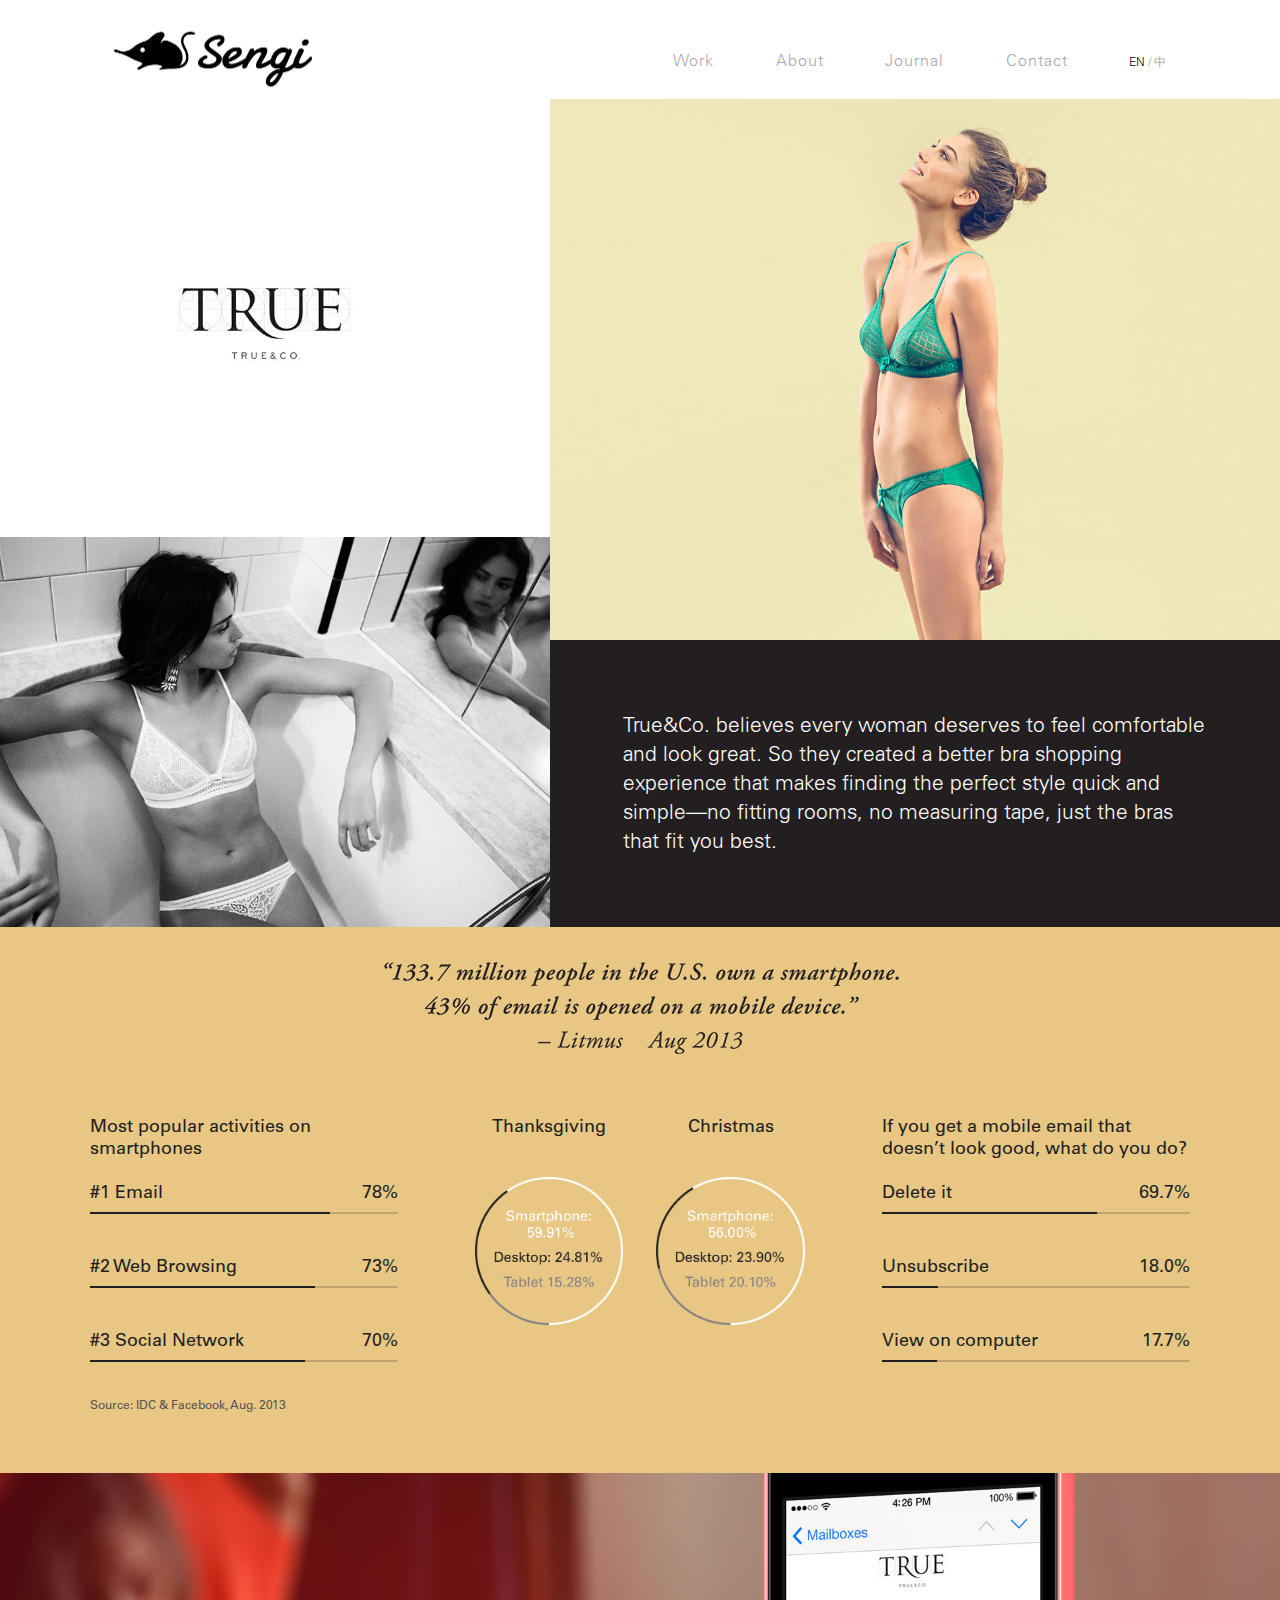
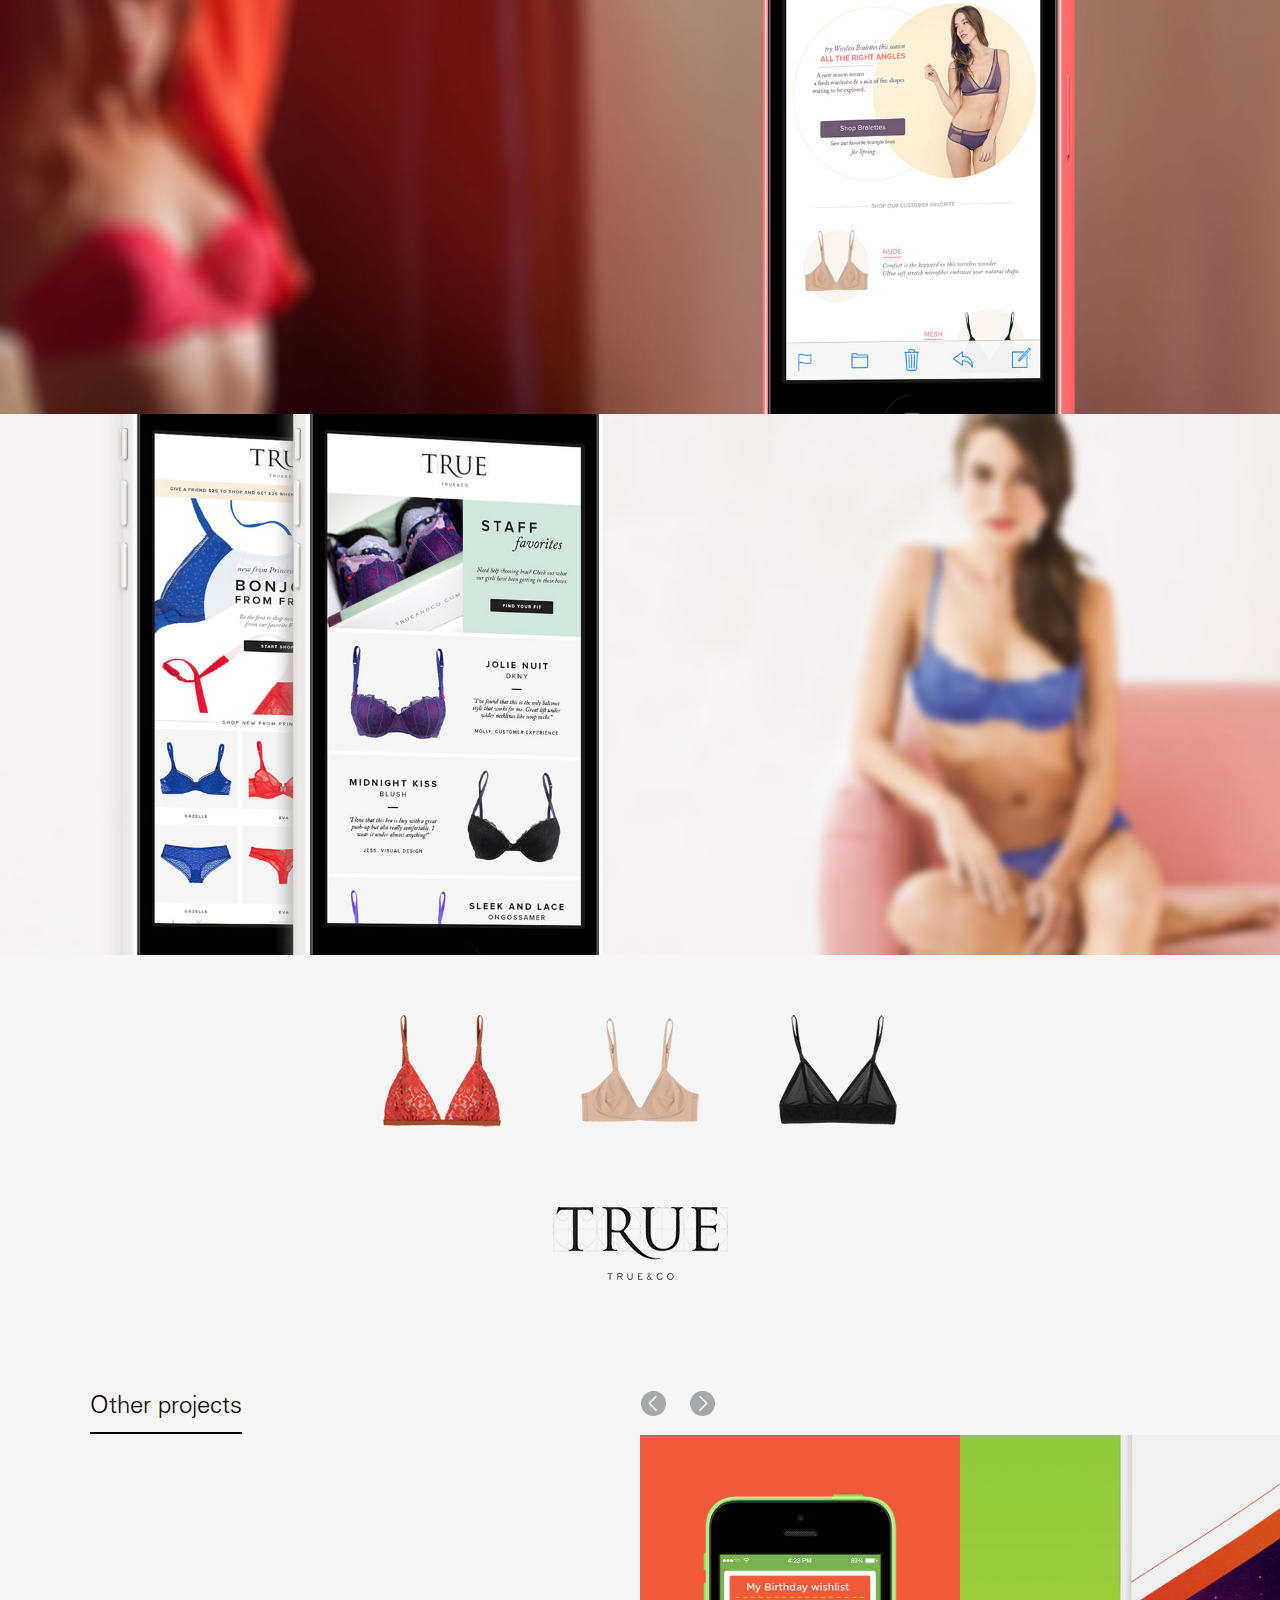
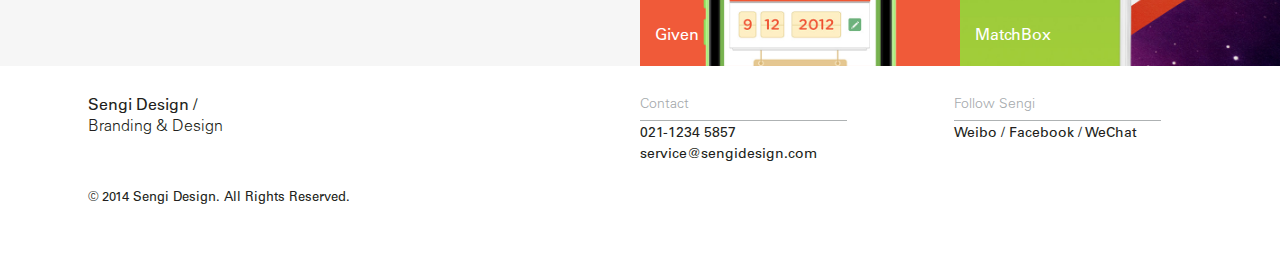
<file: true&co.html>
<!doctype html>
<html xmlns="http://www.w3.org/1999/xhtml" xml:lang="en-US" lang="en-US">
<head>
<meta charset="utf-8">
<meta http-equiv="X-UA-Compatible" content="IE=Edge,chrome=1">
<meta name="viewport" content="width=device-width, initial-scale=1.0, minimum-scale=1.0, maximum-scale=1.0, user-scalable=no">
<title>Works-True&Co</title>
<link rel="stylesheet" type="text/css" href="css/base.css">
<link rel="stylesheet" type="text/css" href="css/style.css">
<link rel="stylesheet" type="text/css" href="css/responsive.css">
<link rel="stylesheet" type="text/css" href="css/component.css">
</head>

<body>
<div class="top">
<div class="contact d_none" id="contact">
    <div class="ColumnTwo">
    	<div class="contactline"></div>
        <div class="contactText">Whether you may like to hire us for your project, or just have a simple question about your brand, company and need some advice, do not hesitate to contact us. We‘re here to help.</div>
        <p>
            <strong>Phone:</strong> 021-1234 5678<br>
            <strong>New Business:</strong> <a href="mailto:service@sengidesign.com">service@sengidesign.com</a><br>
            <strong>General Question:</strong> <a href="mailto:hello@sengidesign.com">hello@sengidesign.com</a><br>
            <strong>Careers:</strong> <a href="hr.sengi@gmail.com">hr.sengi@gmail.com</a>
        </p>
    </div>
    <div class="ColumnTwo">
    	<ul>
        	<li>
            	<input type="text" value="Your name">
                <input type="text" value="Email">
            </li>
            <li>
            	<input type="text" value="Phone number">
                <input type="text" value="New business inquiry" class="newBus">
            </li>
            <li>
            	<textarea>Message</textarea>
            </li>
            <li><button class="progress-button" data-style="shrink" data-horizontal>Send</button></li>
        </ul>
    </div>
    <div class="comClose"></div>
</div>
<header class="clearfix">
	<h1 class="fl"><a href="javascript:void(0);" class="logo"></a></h1>
    <nav class="fr">
        <div class="clearfix">      
        	<span class="fr"><a href="javascript:void(0);"><em>EN</em> / 中</a></span>
            <ul class="fr meun">
            	<li class="menuContact"><a href="#contact">Contact</a></li>
                <li><a href="javascript:void(0);">Journal</a></li>
                <li><a href="javascript:void(0);">About</a></li>
                <li class="menuWork"><a href="javascript:void(0);">Work</a></li>
           </ul>
        </div>
    </nav>
    <ul class="navToggle">
		<li></li><li></li><li></li>
	</ul>   
</header>
</div>
<div class="container">
<div class="trueTop">
	<div class="trueTopL">
    	<img src="images/true01.jpg" width="100%" class="d_block" alt="">
        <img src="images/true02.jpg" width="100%" class="d_block" alt="">
    </div>
    <div class="trueTopR">
    	<img src="images/true03.jpg" width="100%" class="d_block" alt="">
        <h1 class="white">True&Co. believes every woman deserves to feel comfortable and look great. So they created a better bra shopping experience that makes finding the perfect style quick and simple—no fitting rooms, no measuring tape, just the bras that fit you best.</h1>
    </div>
</div>
<article class="data">
	<h2><img src="images/data01.png" alt=""></h2>
    <ul>
    	<li>
        	<h3>Most popular activities on smartphones</h3>
            <div class="dataItem">
            	<span>78%</span>#1 Email 
                <div class="progress" style="width:78%"></div>
            </div>
            <div class="dataItem">
            	<span>73%</span>#2 Web Browsing  
                <div class="progress" style="width:73%"></div>
            </div>
            <div class="dataItem">
            	<span>70%</span>#3 Social Network  
                <div class="progress" style="width:70%"></div>    
            </div>
            <p class="fontBold">Source: IDC & Facebook, Aug. 2013</p>
        </li>
        <li class="dataSeond">
        	<div class="dataCircle">
            	<h3>Thanksgiving</h3>
                <div class="circle"><img src="images/data02.png" width="100%" alt="" class="d_block"></div>
            </div>
            <div class="dataCircle">
            	<h3>Christmas</h3>
                <div class="circle"><img src="images/data03.png" width="100%" alt="" class="d_block"></div>
            </div>
        </li>
        <li>
        	<h3>If you get a mobile email that doesn’t look good, what do you do?</h3>
            <div class="dataItem">
            	<span>69.7%</span>Delete it  
                <div class="progress" style="width:69.7%"></div>
            </div>
            <div class="dataItem">
            	<span>18.0%</span>Unsubscribe   
                <div class="progress" style="width:18.0%"></div>
            </div>
            <div class="dataItem">
            	<span>17.7%</span>View on computer  
                <div class="progress" style="width:17.7%"></div>
            </div>
        </li>
    </ul>    
</article>
<section class="truePic">
	<img src="images/true04.jpg" width="100%" class="d_block" alt="">
    <img src="images/true05.jpg" width="100%" class="d_block" alt="">
    <img src="images/true04_small.jpg" width="100%" class="d_none trueSmall" alt="">
    <img src="images/true05_small.jpg" width="100%" class="d_none trueSmall" alt="">
</section>
<section class="bras">
	<img src="images/bra01.png" alt="" class="bar">
    <img src="images/bra02.png" alt="" class="bar">
    <img src="images/bra03.png" alt="" class="bar">
    <div class="clear"></div>
    <img src="images/trueLogo.png" class="trueLogo" alt="">
</section>
<article class="otherProjects clearfix">
    <dl>
        <dt>Other projects</dt>
    </dl>
    <div class="others">
    	<div class="arrows">
        	<a class="arrowPrev" href="javascript:void(0);"></a>
            <a class="arrowNext" href="javascript:void(0);"></a>
        </div>
        <div class="othersScoll">
            <ul class="clearfix worksMenu">
                <li><a href="javascript:void(0);"><img src="images/others01.jpg" width="100%" alt="" class="d_block"><span>Given</span><div class="shadowWrap"><div class="opacity"></div><div class="shadow"><em>View Project</em></div></div></a></li>
                <li><a href="javascript:void(0);"><img src="images/others02.jpg" width="100%" alt="" class="d_block"><span>MatchBox</span><div class="shadowWrap"><div class="opacity"></div><div class="shadow"><em>View Project</em></div></div></a></li>
                <li><a href="javascript:void(0);"><img src="images/others03.jpg" width="100%" alt="" class="d_block"><span>Topoli Motors</span><div class="shadowWrap"><div class="opacity"></div><div class="shadow"><em>View Project</em></div></div></a></li>
                <li><a href="javascript:void(0);"><img src="images/others04.jpg" width="100%" alt="" class="d_block"><span>Shunji lwai</span><div class="shadowWrap"><div class="opacity"></div><div class="shadow"><em>View Project</em></div></div></a></li>
                <li><a href="javascript:void(0);"><img src="images/others05.jpg" width="100%" alt="" class="d_block"><span>True&Co </span><div class="shadowWrap"><div class="opacity"></div><div class="shadow"><em>View Project</em></div></div></a></li>
                <li><a href="javascript:void(0);"><img src="images/others06.jpg" width="100%" alt="" class="d_block"><span>Tips for College</span><div class="shadowWrap"><div class="opacity"></div><div class="shadow"><em>View Project</em></div></div></a></li>
                <li><a href="javascript:void(0);"><img src="images/others07.jpg" width="100%" alt="" class="d_block"><span>Tinga Tech</span><div class="shadowWrap"><div class="opacity"></div><div class="shadow"><em>View Project</em></div></div></a></li>
                <li><a href="javascript:void(0);"><img src="images/others08.jpg" width="100%" alt="" class="d_block"><span>Read Museum</span><div class="shadowWrap"><div class="opacity"></div><div class="shadow"><em>View Project</em></div></div></a></li>
                <li><a href="javascript:void(0);"><img src="images/others09.jpg" width="100%" alt="" class="d_block"><span>PhotoBook</span><div class="shadowWrap"><div class="opacity"></div><div class="shadow"><em>View Project</em></div></div></a></li>
            </ul>
        </div>
    </div>
</article>
<footer class="clearfix">
    <aside>
        <div class="footerInfo">
            <strong class="fontBold">Sengi Design /</strong>
            <span>Branding & Design</span>
            <p class="fontBold"><em>© 2014 Sengi Design.</em>&nbsp;<em>All Rights Reserved.</em></p>
        </div>
    </aside>
    <aside>
        <ul>
            <li>
                <h3>Contact</h3>
                <p class="fontBold break-word">021-1234 5857<br><a href="mailto:service@sengidesign.com">service@sengidesign.com</a></p>
            </li>
            <li>
                <h3>Follow Sengi</h3>
                <p class="fontBold"><a href="javascript:void(0);">Weibo</a>  /  <a href="javascript:void(0);">Facebook</a>  /  <a href="javascript:void(0);">WeChat</a></p>
            </li>
        </ul>
    </aside>
</footer>
</div>
<script src="js/jquery-1.7.1.min.js" type="text/javascript" charset="utf-8"></script>
<script src="js/common.js" type="text/javascript" charset="utf-8"></script>
<script src="js/modernizr.custom.js" type="text/javascript" charset="utf-8"></script>
<script src="js/classie.js" type="text/javascript" charset="utf-8"></script>
<script src="js/progressButton.js" type="text/javascript" charset="utf-8"></script>
<script>
	[].slice.call( document.querySelectorAll( 'button.progress-button' ) ).forEach( function( bttn ) {
		new ProgressButton( bttn, {
			callback : function( instance ) {
				var progress = 0,
					interval = setInterval( function() {
						progress = Math.min( progress + Math.random() * 0.1, 1 );
						instance._setProgress( progress );

						if( progress === 1 ) {
							instance._stop(1);
							clearInterval( interval );
						}
					}, 200 );
			}
		} );
	} );
</script>
</body>
</html>
</file>
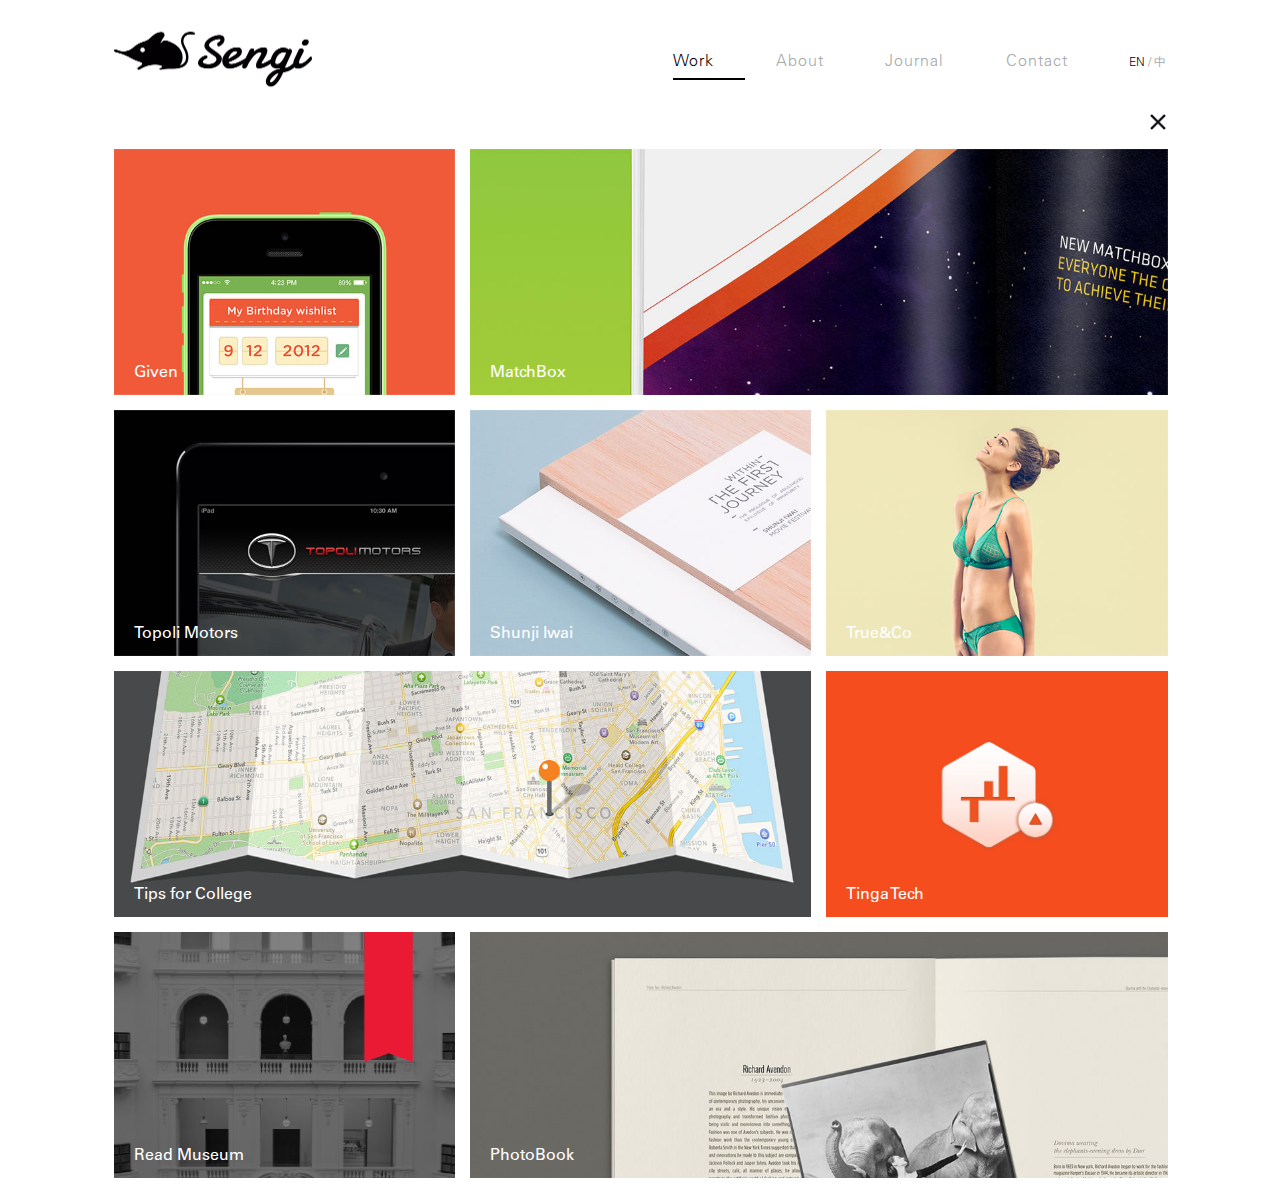
<file: workMenu.html>
<!doctype html>
<html xmlns="http://www.w3.org/1999/xhtml" xml:lang="en-US" lang="en-US">
<head>
<meta charset="utf-8">
<meta http-equiv="X-UA-Compatible" content="IE=Edge,chrome=1">
<meta name="viewport" content="width=device-width, initial-scale=1.0, minimum-scale=1.0, maximum-scale=1.0, user-scalable=no">
<title>Menu</title>
<link rel="stylesheet" type="text/css" href="css/base.css">
<link rel="stylesheet" type="text/css" href="css/style.css">
<link rel="stylesheet" type="text/css" href="css/responsive.css">
<link rel="stylesheet" type="text/css" href="css/component.css">
<link rel="stylesheet" type="text/css" href="css/menuToggle.css">
</head>

<body>
<div class="top">
<div class="contact d_none" id="contact">
    <div class="ColumnTwo">
    	<div class="contactline"></div>
        <div class="contactText">Whether you may like to hire us for your project, or just have a simple question about your brand, company and need some advice, do not hesitate to contact us. We‘re here to help.</div>
        <p>
            <strong>Phone:</strong> 021-1234 5678<br>
            <strong>New Business:</strong> <a href="mailto:service@sengidesign.com">service@sengidesign.com</a><br>
            <strong>General Question:</strong> <a href="mailto:hello@sengidesign.com">hello@sengidesign.com</a><br>
            <strong>Careers:</strong> <a href="hr.sengi@gmail.com">hr.sengi@gmail.com</a>
        </p>
    </div>
    <div class="ColumnTwo">
    	<ul>
        	<li>
            	<input type="text" value="Your name">
                <input type="text" value="Email">
            </li>
            <li>
            	<input type="text" value="Phone number">
                <input type="text" value="New business inquiry" class="newBus">
            </li>
            <li>
            	<textarea>Message</textarea>
            </li>
            <li><button class="progress-button" data-style="shrink" data-horizontal>Send</button></li>
        </ul>
    </div>
    <div class="comClose"></div>
</div>
<header class="clearfix">
	<h1 class="fl"><a href="javascript:void(0);" class="logo"></a></h1>
    <nav class="fr">
        <div class="clearfix">      
        	<span class="fr"><a href="javascript:void(0);"><em>EN</em> / 中</a></span>
            <ul class="fr meun">
            	<li class="menuContact"><a href="#contact">Contact</a></li>
                <li><a href="javascript:void(0);">Journal</a></li>
                <li><a href="javascript:void(0);">About</a></li>
                <li class="menuWork current"><a href="javascript:void(0);">Work</a></li>
           </ul>
        </div>
    </nav>
    <span class="navToggle">
        <a href="#" class="button-square">
        <span class="icon-box-toggle ef-4"> 	
            <span class="rotate">
                <i class="icon-line-top">  	 </i>
                <i class="icon-line-center">  </i>
                <i class="icon-line-bottom">  </i> 
            </span>
        </span>  
    	</a>
    </span>  
</header>
</div>
<div class="container">
    <section class="works worksFold worksDisplay">	
        <ul class="clearfix worksMenu">
        	<li><a href="javascript:void(0);"><img src="images/index_given.jpg" width="100%" class="d_block" alt=""><span>Given</span><div class="shadowWrap"><div class="opacity"></div><div class="shadow"><em>View Project</em></div></div></a></li>
            <li class="matchbox"><a href="javascript:void(0);"><img src="images/index_matchbox.jpg" class="d_block index_matchbox" width="100%" alt=""><img src="images/index_matchbox_smaller.jpg" class="d_none index_matchbox_smaller" width="100%" alt=""><span>MatchBox</span><div class="shadowWrap"><div class="opacity"></div><div class="shadow"><em>View Project</em></div></div></a></li>
            <div class="clear"></div>
            <li><a href="javascript:void(0);"><img src="images/index_topoli.jpg" width="100%" class="d_block" alt=""><span>Topoli Motors</span><div class="shadowWrap"><div class="opacity"></div><div class="shadow"><em>View Project</em></div></div></a></li>
            <li><a href="javascript:void(0);"><img src="images/index_shunji.jpg" width="100%" class="d_block" alt=""><span>Shunji Iwai</span><div class="shadowWrap"><div class="opacity"></div><div class="shadow"><em>View Project</em></div></div></a></li>
            <li><a href="javascript:void(0);"><img src="images/index_true.jpg" width="100%" class="d_block" alt=""><span>True&Co </span><div class="shadowWrap"><div class="opacity"></div><div class="shadow"><em>View Project</em></div></div></a></li>
            <div class="clear"></div>
            <li class="tips"><a href="javascript:void(0);"><img src="images/index_tips.jpg" class="d_block index_tips" width="100%" alt=""><img src="images/index_tips_smaller.jpg" class="d_none index_tips_smaller" width="100%" alt=""><span>Tips for College</span><div class="shadowWrap"><div class="opacity"></div><div class="shadow"><em>View Project</em></div></div></a></li>
            <li><a href="javascript:void(0);"><img src="images/index_tinga.jpg" width="100%" class="d_block" alt=""><span>Tinga Tech</span><div class="shadowWrap"><div class="opacity"></div><div class="shadow"><em>View Project</em></div></div></a></li>
            <div class="clear"></div>
            <li><a href="javascript:void(0);"><img src="images/index_museum.jpg" width="100%" class="d_block" alt=""><span>Read Museum</span><div class="shadowWrap"><div class="opacity"></div><div class="shadow"><em>View Project</em></div></div></a></li>
            <li class="photoBook"><a href="javascript:void(0);"><img src="images/index_photoBook.jpg" class="d_block index_PhotoBook" width="100%" alt=""><img src="images/index_PhotoBook_smaller.jpg" class="d_none index_PhotoBook_smaller" width="100%" alt=""><span>PhotoBook</span><div class="shadowWrap"><div class="opacity"></div><div class="shadow"><em>View Project</em></div></div></a></li>
        </ul>
        <div class="comClose"></div>
    </section>
</div>
<script src="js/jquery-1.7.1.min.js" type="text/javascript" charset="utf-8"></script>
<script src="js/common.js" type="text/javascript" charset="utf-8"></script>
<script src="js/modernizr.custom.js" type="text/javascript" charset="utf-8"></script>
<script src="js/classie.js" type="text/javascript" charset="utf-8"></script>
<script src="js/progressButton.js" type="text/javascript" charset="utf-8"></script>
<script>
	[].slice.call( document.querySelectorAll( 'button.progress-button' ) ).forEach( function( bttn ) {
		new ProgressButton( bttn, {
			callback : function( instance ) {
				var progress = 0,
					interval = setInterval( function() {
						progress = Math.min( progress + Math.random() * 0.1, 1 );
						instance._setProgress( progress );

						if( progress === 1 ) {
							instance._stop(1);
							clearInterval( interval );
						}
					}, 200 );
			}
		} );
	} );
	//nav toggle
	$( '.icon-box-toggle' ).bind( 'click', function(e) {
		$( this ).toggleClass( 'active' );
		e.preventDefault();

	});
</script>
</body>
</html>
</file>
<file: css/style.css>
/* CSS Document */
/* home */
.intro{ background-color:#231f20;}
.intro{ padding:86px 10%; line-height:46px; font-size:3.1em;}
.works{ padding:24px 7.6% 0 8.9%; position:relative;}
.works ul{ width:100%;}
.works ul li{ width:33.33333333333333%; float:left;margin-bottom:15px; position:relative; overflow:hidden;}
 .works ul li.matchbox,.works ul li.tips,.works ul li.photoBook{ width:66.66666666666666%;}
.works ul li a{ border-right:solid 15px #f6f6f6; display:block;}
.works ul li a span{position: absolute;z-index: 1;font-size:1.6em; left:20px; bottom:12px; color:#fff;font-family:UniversLTStd;}
.worksMenu{ position:relative;}
.comClose{width:16px; height:16px; position:absolute;cursor:pointer; background:url(../images/closeMenu.png) no-repeat left top; background-size:16px 16px; z-index:9;}
.comClose:hover{background:url(../images/closeMenuHover.png) no-repeat left top;background-size:16px 16px;}
.contact .comClose{ right: 8.9%;top: 16px;}
.works .comClose{ right: 8.9%;top: 15px; }
.worksFold{ position:absolute; z-index:99; background-color:#fff; padding-top:50px;}
.worksFold ul li a{border-right: solid 15px #fff;}
.line{ width:82.2%; margin:0 8.9%; box-sizing:border-box; height:1px; background-color:#a7a9a8; overflow:0; position:absolute; top:0; left:0;}
/* Our Services */
.service h2{ text-align:center; font-size:3.1em; height: 40px;padding-top: 40px;}
.service ul li{ width:33.33333333333333%; float:left; position:relative;padding: 50px 2% 85px 8.9%;box-sizing: border-box;}
.service ul li img{ width: auto; height:52px; display:block;}
.service ul li span{ display:inline-block; border-bottom:solid 2px #020003; padding:18px 0 30px 0; font-size:24px; margin-bottom:18px;height: 80px;box-sizing: border-box;}
.service ul li p{ display:block;color:#6d6e76; font-size:1.8em; line-height:27px;font-family:UniversLTStd;}
.serviceHover{width:100%; padding:50px 10% 59px 40%; box-sizing:border-box; position:absolute; top:0; left:-100%; font-size:1.6em; line-height:23px; opacity:0; z-index:-1;}
.strategy{background-color:#52bad5;}
.identity{background-color:#fed156;}
.experience{background-color:#e85c41;}

/* Our goal */
.goal{padding-bottom:20px; position:relative;text-align:center;}
.goal h2{font-size:3.1em; position:absolute; width:100%; top:50px; z-index:9;}
.goal h3{ font-size:2em; line-height:29px; position:absolute; width:550px; left:50%; margin-left:-275px; bottom:70px; box-sizing:border-box;z-index:9;}
/*  About */
.about{ padding:40px 0 80px 0; margin:0 8.9%;}
.about dl,.about p{ width:50%; float:left;}
.about dl dt,.otherProjects dl dt{ font-size:2.4em; line-height:37px;border-bottom:solid 2px #020003; display:inline-block; margin-bottom:10px; padding-bottom:5px;}
.about dl dd{ width:70%; font-size:1.4em; line-height:21px;}
.about p{ font-size:2em; line-height:29px;}
.about p span{ display:block; font-size:0.85em; line-height:24px;}
.about p span em{border-top:solid 2px #020003; padding-top:20px;margin-top:20px; display:inline-block;}
.readMore,.close{ color:#020003; font-size:1.6em; background:url(../images/readMore.png) no-repeat left top; background-size:17px 17px; padding-left:24px; line-height:16px; padding-top:3px; margin-top:40px; cursor:pointer; display:inline-block;}
.readMore:hover{ color:#57b5a1;background:url(../images/readMoreHover.png) no-repeat left top;background-size:17px 17px;}
.serviceHover .close{font-size:1em;background:url(../images/close.png) no-repeat left top; background-size:17px 17px;}
.serviceHover .close:hover{ color:#fff;background:url(../images/closeHover.png) no-repeat left top; background-size:17px 17px;}

.aboutPic ul li{ width:33.33333333333333%; float:left;}
.aboutPic ul li.fouth{ width:66.66666666666666%; position:relative;}
.eat{ width:235px; padding:32px 24px; background-color:#fff; border-top-left-radius:5px;border-top-right-radius:5px; position:absolute; bottom:0; left:13%; color:#000; font-size:1.6em;}
.eat h3{ padding:10px 0;border-bottom:solid 2px #020003;}
.eat p{ margin-top:95px;}
/* Works */
.trueTop{ background-color:#231f20; overflow:hidden;}
.trueTopL{ width:43%; float:left;}
.trueTopR{ width:57%; float:left;}
.trueTopR h1{ padding:10% 10% 0 10%; font-size:2.1em; line-height:29px;}
.bras{ text-align:center; padding:60px 0;}
.bras img{ margin:0 3%;}
.bras img.trueLogo{ margin-top:80px;}
/* data */
.data{ padding:0 7%; background-color:#e8c785;}
.data h2{ padding-top:30px; text-align:center;}
.data h2 img{ max-width:100%;}
.data ul{ overflow:hidden;padding:60px 0; }
.data ul li{ width:44%;font-size:1.8em; color:#231f20; font-family:UniversLTStd; float:left;}
.data ul li:first-child,.data ul li:last-child{ width:28%;}
.data ul li h3{ min-height:60px;}
.data ul li.dataSeond{padding:0 7%; width:30%; overflow:hidden;}
.dataItem{ line-height:35px; border-bottom:solid 2px #c0a46c; position:relative; margin-bottom:12%;}
.dataItem span{ float:right;}
.dataItem .progress{ height:2px; position:absolute; left:0; bottom:-2px; background-color:#231f20; width:100%;}
.dataCircle{ width:45%; margin:0 10%; text-align:center; float:left; height:100%;}
.dataCircle:first-child{ margin:0 5% 0 0;}
.dataCircle:last-child{ margin:0 0 0 5%;}
.data p{ color:#585455; font-size:0.67em;}
/*  Other projects */
.otherProjects{ background-color:#f6f6f6; padding-top:50px;}
.otherProjects dl,.otherProjects .others{ width:50%; float:left;}
.otherProjects dl{ padding-left:7%; box-sizing:border-box;}
.othersScoll{ width:100%; overflow:hidden; position:relative;}
.othersScoll ul{width:900%; position:absolute; overflow:hidden;}
.others ul li{float:left; position:relative;}
.others ul li a{ width:100%; display:block;}
.others ul li span{ position:absolute; font-size:1.6em; color:#fff; left:15px; bottom:20px; z-index:99; font-family:UniversLTStd;}
.others .arrows{ padding-bottom:15px;}
.others .arrows a{ display:inline-block; width:26px; height:26px; margin-right:20px; background-repeat:no-repeat; background-position:center; background-size:25px 25px;}
.others .arrows a.arrowPrev{ background-image:url(../images/arrowPrev.png);}
.others .arrows a.arrowNext{ background-image:url(../images/arrowNext.png);}
.others .arrows a.arrowPrev:hover{ background-image:url(../images/arrowPrevHover.png);}
.others .arrows a.arrowNext:hover{ background-image:url(../images/arrowNextHover.png);}

/* Topoli */
.topoli{ overflow:hidden; background-color:#cc2c2c;}
.topoliL,.topoliR{ width:50%; float:left;}
.topoliR{ font-size:2.1em; line-height:29px;box-sizing:border-box; position:relative;float:right;}
.topoliR h1,.topoliR h4{ padding:0 85px;box-sizing:border-box;}
.ipad{ margin-bottom:20px;}
.ipad h4{padding:0 120px; height:50%;}
.topoliR h2{ padding:0 60px; height:46%; box-sizing:border-box;}
.topoliR h3{ height:54%; position:relative;box-sizing:border-box;}
.topoliR h3 .white{ position:absolute; left:60px; top:50%; margin-top:-10px; z-index:9;}
.rounded{ padding:0 10px; background:url(../images/bg_rounded.jpg) repeat-y 0 0; background-size:cover;}
.rounded ul{overflow:hidden;}
.rounded ul li{ width:33.33333333333333%; float:left; text-align:center; padding:235px 0 65px;}
.rounded ul li h3 img{ width:225px; vertical-align:top;}
.rounded ul li h4{ margin-top:60px;}
.rounded ul li h4 img{ width:32px; height:32px;}
.rounded ul li p{font-size:1.8em; line-height:50px; color:#fff;}
.color{ position:absolute; text-align:center; left:50%; top:50%; margin: -30px 0 0 -235px; font-size:0.76em; z-index:9;}
.color span{ display:inline-block;float:left; width:50px; height:50px; border-radius:25px; margin:0 20px;}
.color span.red{ background-color:#cc2c2c;}
.color span.grey{ background-color:#54565b;margin-left: 50px;}
.color em{ display:inline-block; float:left; line-height:60px;}
.sketches,.wireframes{ position:relative;}
.sketches .white,.wireframes .white{ position:absolute;left:50%; top:50%; font-size:2.1em; margin:-10px 0 0 -58px;}
.wireframes .white{ margin-left:-63px;}
.bigmac{ background-color:#cc2c2c; padding-top:35px; text-align:center;}
.bigmac img{ vertical-align:top;width:59%;}
/* Red */
.type{ color:#231f20;}
/* Matchbox */
.matchboxIntro{ margin-top:20px;}
.matchboxPic ul{ border-top:solid 3px #fff; overflow:hidden;}
.matchboxPic ul li{ width:33.46%; float:left;}
.matchboxPic ul li:first-child{ width:33.12%;}
.matchboxPic ul li:last-child{width:33.42%;}
.matchboxH2{border-bottom:solid 3px #fff; }
/* Photobook */
.photobookPic ul{ border-top:solid 3px #fff;border-bottom:solid 3px #fff; overflow:hidden;}
.photobookPic ul li{ width:20%; float:left; box-sizing:border-box;border-right:solid 3px #fff; overflow:hidden;}
.photobookPic ul li:last-child{border-right:0;}
.photobookPic ul li img{ max-width:100%;}
.photobooks img{ width:100%;border-bottom:solid 3px #fff;}
.photobookLasttxt p{ font-size:1.8em; line-height:24px; padding:5% 5% 0 5%;}
/*  TCF */
.tfcIntroH h2{ padding:15% 10%;}
.tfcIntroH .tfcbg{ background-color:#f58220; padding:0 5%;}
.tfcIcon img{ width:97px; height:97px;}
.tfcIcon{ font-size:3.1em; line-height:42px; margin:30% 0;}
.tfcIcon strong{ margin-top:30px;}
.tfcLeft{ width:62%;}
.tfcRight{ width:38%;}
.tfcH2 dl{ margin:12% 0; padding:0 95px; background-position:left top; background-repeat:no-repeat; box-sizing:border-box;text-align:justify;}
.tfcH2 dl:first-child{ background-image:url(../images/tfcTextIcon01.png);background-size:77px 65px;}
.tfcH2 dl:last-child{ background-image:url(../images/tfcTextIcon02.png);background-size:77px 58px;}
.iphone{ position:relative;}
.iphoneText{ position:absolute; left:11%; z-index:9; width:26%;}
.posBot{ bottom:22%;}
.posTop{ top:22%;}
.tfcH2 dl dd,.iphoneText p,.tfcH3 p{ font-size:1.8em; line-height:24px;}
.tfcIcons{ text-align:center; padding:60px 0;}
.tfcIcons img{ margin:0 2%;}
.tfcIcons h3{ font-size:3.1em; color:#f68121; padding:20px 0;}
.tfcIcons h4{ font-size:1.8em; line-height:27px;}
/* Tinga */
.tingaH1 .ColumnTwo:last-child{ position:relative;}
.tingaH1 h1{ position:absolute; top:30%;}
.tingaH1 h2{ padding:8% 10% 0 10%;}
.tingaLogos ul{ overflow:hidden; padding:10% 0;}
.tingaLogos ul li{ width:33.33333333333333%; float:left; text-align:center;}
.tingaLogos ul li img{ vertical-align:middle; width:130px; position:relative; top:-15px;}
.tingaLogos ul li:first-child img{ top:0;}
.tingaIcons ul{ overflow:hidden; padding:10%;
background: -webkit-gradient(linear, 0 0, 100% 0, from(#ff6b35), to(#ff4814));
background: -moz-linear-gradient(left, #ff6b35, #ff4814);
}
.tingaIcons ul li{ width:25%; float:left;text-align:center;} 
.tingaIcons ul li img{ vertical-align:middle; width:120px;}
/* Works Given */
.givenBanner{ position:relative;}
.givenBanner p{ display:block; position:absolute; top:44%; left:12%; z-index:9;}
.givenBanner p strong{ display:block; font-weight:bold; font-size:1.5em;}
.given_intro h1{ background:url(../images/given_intro.jpg) no-repeat center; background-size:100% 100%;}
.given_logobig h1{ text-align:center;}
.givenGrid ul{ overflow:hidden;}
.givenGrid ul li{ width:25%; float:left;}
.givenGrid ul li:last-child{ width:50%;}
.givenGrid ul li img{ max-width:100%;}
.given_research .bgWhite{ color:#231f20; padding:0 17% 0 20px;}
.given_research h2{ min-height:35px;}
.given_research p{ font-size:1.6em; line-height:20px;}
.given_iphone h3{background:url(../images/given_iphone_bg.jpg) no-repeat center; background-size:100% 100%; font-size:1.8em; line-height:26px;}
.given_elements{ position:relative;}
.given_elements h4{ width:100%; position:absolute; top:7%; text-align:center; font-size:3.4em; z-index:9;}

/* Contact */
.contact{padding:50px 8.9% 25px 8.9%; position:relative;font-family:UniversLTStd; overflow:hidden;}
.contactText{ width:70%; font-size:16px;  color:#020003;line-height:22px;}
.contact p{ font-size:14px;color:#6d6e76; margin-top:30px;line-height:20px;}
.contact p a{color:#6d6e76;}
.contact p strong{color:#020003;}
.contact ul li{ margin-bottom:10px; overflow:hidden;}
.contact ul li input,.contact ul li textarea{box-sizing:border-box;border:solid 1px #f0f0f2; background-color:#f0f0f2; color:#6d6e76; font-size:16px;font-family:UniversLTStd; border-radius:3px;}
.contact ul li input:focus,.contact ul li textarea:focus{ border:solid 1px #72c1b0;}
.contact ul li input.error,.contact ul li textarea.error{border:solid 1px #db3a1b; background-color:#f0f0f2; background:url(../images/error.png) no-repeat calc( 100% - 5px ) center; background-size:17px 17px;}
.contact ul li input{ width:calc( 50% - 15px ); float:left; padding-left:15px; margin-right:15px; height:30px; line-height:32px; overflow:hidden; }
.contact ul li textarea{width:calc( 100% - 15px ); height:78px;padding:10px 0 0 15px;}
.contact ul li button{ width:100px; height:36px; line-height:36px;text-align:center; background-color:#72c1b0; color:#fff; font-size:16px;font-family:UniversLTStd;border-radius:3px; cursor:pointer;}
.contact ul li button:hover{ background-color:#57b5a1;}
.contact ul li input.newBus{ background-image:url(../images/inputarrow.png); background-position:calc( 100% - 10px ) 12px; background-repeat:no-repeat; background-size:10px 7px;}
.contactline{ width:70px; height:12px; border-top:solid 2px #020003;}
/* Hover & Click */
.shadowWrap{width:calc( 100% - 14px );background-color:transparent;position:absolute; top:0; left:0;z-index:8;}
.othersScoll .shadowWrap{ width:100%;}
.shadow,.opacity{ position:absolute; top:0; left:0; width:100%;}
.opacity{background-color:#000;filter:alpha(opacity:0); opacity:0;transition: all 0.8s ease;z-index:9;}
.shadow{ z-index:10;}
.worksMenu li a:hover .opacity{background-color:#000;filter:alpha(opacity:70); opacity:0.7;}
.shadow em{ display:inline-block; width:158px; height:37px; border:solid 2px #fff; border-radius:4px; -webkit-border-radius:4px; -moz-webkit-border-radius:4px; -ms-webkit-border-radius:4px; -o-webkit-border-radius:4px; position:absolute; top:50%; left:50%; margin:-18px 0 0 -79px; color:#fff; font-size:1.6em; text-align:center; line-height:40px; z-index:999; overflow:hidden;filter:alpha(opacity:0); opacity:0;transition: all 0.8s ease;}
.worksMenu li a:hover .shadow em{filter:alpha(opacity:100); opacity:1;}
.shadow em:hover{ background-color:#52bad5; border-color:#52bad5;}

/* Works-SJ */
.Works_SJ_03{ position:relative;}
.Works_SJ_03 h1{ position:absolute; width:100%; text-align:center; top:25%; color:#556c73; font-size:1.8em; line-height:24px; padding:0 20%; box-sizing:border-box;}
.Works_SJ_Grid ul{ border-left:solid 10px #fff; overflow:hidden;}
.Works_SJ_Grid ul li{ width:50%; border-right:solid 10px #fff; border-top:solid 10px #fff; float:left; box-sizing:border-box;}
.Works_SJ_Grid ul li.Works_SJ_Grid02{ float:right; position:relative;}
.Works_SJ_Grid ul li.Works_SJ_Grid02 h2{ position:absolute; top:10%; left:0;box-sizing:border-box;}
.Works_SJ_Grid ul li.Works_SJ_Grid02 h2 span{ font-size:0.76em; color:#f87774; margin-bottom:25px; display:block;}
.Works_SJ_06{border-top:solid 10px #fff;}
.Works_SJ_icons{ text-align:center; padding:90px 0;}
.Works_SJ_icons img{ margin:0 1%;}
.Works_SJ_Grid ul li.Works_SJ_Grid08{ position:relative;}
.Works_SJ_Grid ul li.Works_SJ_Grid08 h3{ position:absolute; bottom:10%;}
.Works_SJ_icons .webName { padding:30px 0 50px 0;}
.Works_SJ_icons .webName p:first-child{ color:#b0b3b6; font-size:1.4em; line-height:30px;}
.Works_SJ_icons .webName p:last-child{ color:#eb7a77; font-size:2em;}
.Works_SJ_icons .fontCom{ color:#979a9e; line-height:31px;}

/* nav toggle */
.navToggleMin{ border-top:solid 1px #a7a9a9; background:#fff; padding:25px 0;}
.navToggleMin li{ padding-top:25px; text-align:center;}
.navToggleMin li a{ color:#020003; font-size:1.8em; display:block;}
.navToggleMin li.language a{ color:#a5a9ac; font-size:1.3em;}
.navToggleMin li.language a em{color:#020003; }
</file>
<file: css/responsive.css>
@charset "utf-8";
/* CSS Document */
@media screen and (max-width:1200px),screen and (max-device-width:1200px){
	.tfcIcon{ margin:20% 0;}
	.tingaH1 h2{ padding:3% 10% 0 10%;font-size: 2.1em;line-height: 25px;}
}
@media screen and (max-width:1120px),screen and (max-device-width:1120px){
	.topoliR h1,.topoliR h4{ padding:0 30px;}
	.topoliR h2{ padding:0 20px;}
}
@media screen and (max-width:1023px),screen and (max-device-width:1023px){
	.trueTopR h1{ padding:10px;line-height: 27px;}
}
@media screen and (min-width:1024px) and (max-width:1120px),screen and (min-width:1024px) and (max-device-width:1120px){
	.trueTopR h1{padding:40px 30px;}
}
@media screen and (max-width:960px),screen and (max-device-width:960px){
	.color span{ width:30px; height:30px; margin:12px 9px;}
	.color{ margin-left:-190px;}	
	.color span.grey{ margin-left:15px;}
	.tfcIcon{ margin:10% 0;}
	.tfcIntroH h1{ line-height:22px;}
	.PhotobookH1 h1{font-size: 2em;line-height: 27px;}
	.photobookLasttxt p{font-size: 1.6em;line-height: 25px;}
	.tingaLogos ul li img{ top:-5px;}
}
@media screen and (min-width:800px) and (max-width:1024px),screen and (min-width:800px) and (max-device-width:1024px){
	.rounded ul li h3 img{ width:220px;}	
}
@media screen and (min-width:801px) and (max-width:900px),screen and (min-width:801px) and (max-device-width:900px){
	.worksMatchbox h1,.worksMatchbox h2{ line-height:22px;}
	.PhotobookH1 h1{font-size: 1.8em;line-height: 22px;}
	.photobookLasttxt p{font-size: 1.8em;line-height: 16px;}
	.tingaH1 h2{ padding:6% 6% 0 6%;font-size: 1.7em;line-height: 20px;}
	.given_intro h1{line-height: 24px;}
	.Works_SJ_Grid ul li.Works_SJ_Grid02 h2{ line-height:20px;font-size: 1.8em;}
}
@media screen and (min-width:481px) and (max-width:799px),screen and (min-width:481px) and (max-device-width:799px){
	.rounded ul li h3 img{ width:150px;}	
	.iphoneText{ width:80%; left:6%;}
	.posBot{ bottom:6%;}
}
@media screen and (min-width:600px) and (max-width:800px),screen and (min-device-width:600px) and (max-device-width:800px){
	.trueTopR h1{line-height:20px; font-size:1.6em;}
	.topoliR h1,.topoliR h4{ padding:0 20px; line-height:20px; font-size:0.9em;}
	.topoliR h2{line-height:18px; font-size:0.8em;}
	.matchboxIntro{ margin-top:10px;}
	.worksMatchbox h1,.worksMatchbox h2{font-size:1.5em; line-height:19px;}
	.PhotobookH1 h1{font-size: 1.5em;line-height: 16px;}
	.photobookLasttxt p{font-size: 1.4em;line-height: 13px;}
	.tingaH1 h1{ top:7%;}
	.tingaH1 h2{ padding:3% 5% 0 5%; line-height:15px; font-size:1.6em;}
	.given_intro h1{font-size: 1.6em;line-height: 17px;}
	.given_logobig h1 img.given_colors{ width:200px;}
	.given_research .bgWhite{ padding:20px;}
	.given_research h2{font-size: 2em;line-height: 21px;}
	.given_research p{font-size: 1.3em;line-height: 15px;}
	.Works_SJ_Grid ul li.Works_SJ_Grid02 h2{ line-height:18px;font-size: 1.6em;}
	.Works_SJ_Grid ul li.Works_SJ_Grid08 h3{font-size: 1.8em;line-height: 18px;}
}
@media screen and (min-width:481px) and (max-width:700px),screen and (min-width:481px) and (max-device-width:700px){
	.eat{ padding:10px;}
	.eat p{ margin-top:30%;}
	.color span{ width:18px; height:18px; margin:12px 3px;}
	.color{ margin-left:-133px;}	
	.color span.grey{ margin-left:3px;}
	.color em{ font-size:0.5em; line-height:48px;}
	.worksRed H1,.worksRed .bgWhite h2{ font-size:1.5em; line-height:24px;}
	.tfcIcon{ margin:11% 0;font-size:2.1em;line-height: 24px;}
	.tfcIntroH h1{ font-size:1.8em;}
	.tfcH2 dl{ padding:0 0 0 75px; text-align:left;}
	.contact{ padding:50px 5px 25px 20px;}
	.contact .comClose{right: 15px;}
	.Works_SJ_Grid ul li.Works_SJ_Grid02 h2{ line-height:14px;font-size: 1.3em;}
}
@media screen and (min-width:481px) and (max-width:600px),screen and (min-device-width:481px) and (max-device-width:600px){
	.trueTopR h1{ padding:6px; line-height:14px; font-size:1.4em;}
	.topoliR h1{ padding:10px 14px; line-height:19px; font-size:0.7em;}
	.topoliR h4{padding:10px 14px; line-height:14px; font-size:0.6em;}
	.topoliR h2{padding:10px 14px; line-height:12px; font-size:0.5em;}
	.matchboxIntro{ margin-top:5px;}
	.worksMatchbox h1,.worksMatchbox h2{font-size:1.2em; line-height:15px;}
	.tfcIcon{ margin:5% 0;}
	.tfcIntroH h1{ font-size:1.6em;}
	.tfcH3 h3 .fontCom{font-size:1.6em; line-height:22px;}	
	.tfcH3 p{font-size:1.5em; line-height:19px;}
	.topoliR h3 .white{ left:15px;}
	.PhotobookH1 h1,.photobookLasttxt p{ padding:5px 5% 0 8%; font-size:1.2em; line-height:13px;}
	.tingaH1 h1{ top:8%;font-size: 1.7em;line-height: 22px;}
	.tingaH1 h2{ padding:10px 10px 0 10px;font-size: 1.3em;line-height: 12px;}
	.tingaLogos ul li img{ width:50px;}
	.tingaIcons ul li img{ width:75px;}
	.given_intro h1{ font-size:1.2em; line-height:15px;}
	.given_logobig h1 img.given_colors{ width:150px;}
	.given_research .bgWhite{ padding:10px;}
	.given_research h2.fontCom{font-size: 1.8em;line-height: 20px;}
	.given_research p{font-size: 1.2em;line-height: 13px;}
	.given_iphone h3{font-size: 1.6em;line-height: 19px;}
	.Works_SJ_Grid ul li.Works_SJ_Grid02 h2 span{ margin-bottom:5px;}
	.Works_SJ_Grid ul li.Works_SJ_Grid02 h2{font-size: 1em;line-height: 12px;}
	.Works_SJ_Grid ul li.Works_SJ_Grid08 h3{padding: 0 5%;bottom: 4%;font-size: 1.6em;line-height: 15px;}
}
@media screen and (max-width:480px),screen and (max-device-width:480px){
	/* index */
	.works ul li a img.index_matchbox,.hero img,.goal img,.works ul li a img.index_tips,.works ul li a img.index_PhotoBook{ display:none;}	
	.hero{ height:400px;background:url(../images/index_hero480.jpg) no-repeat center;}
	.goal{ height:300px;background:url(../images/index_goal480.jpg) no-repeat center top;}
	.intro{padding:40px 5%;font-size:2.6em; line-height:36px; }	
	.goal h3{ bottom:20px;padding:0; width:100%; margin-left:-50%; line-height:25px;}
	.works{ padding:0;}
	.works ul li,.works ul li.matchbox,.works ul li.tips, .works ul li.photoBook{ float:none; width:100%; margin-bottom:0;}
	.works ul li a{ border:0;}
	.works ul li a img.index_matchbox_smaller,.works ul li a img.index_tips_smaller,.works ul li a img.index_PhotoBook_smaller{ display:block;}
	.works ul li a span{ font-size:2em;bottom:20px;}
	.shadowWrap{width:100%;}
	.service h2{ height:auto; padding:40px 0 0 0;}
	.service .serviceItem{ padding:0;}
	.service ul{ width:100%;}
	.service ul li{ width:100%; float:none; padding:30px 0; text-align:center; margin-bottom:0;}
	.service ul li span{ padding:20px 0;}
	.service ul li img{ margin:0 auto;}
	.service ul li a{ font-size:2em;}
	.service{ padding-bottom:0;}
	.serviceHover{padding:50px 0 59px 0;}
	.HoverText{ padding:0 20px;}
	.works .comClose{ display:none;}
	/* About */
	.about dl, .about p,.aboutPic ul li,.aboutPic ul li.fouth{ width:100%;float:none;}
	.about{ padding-bottom:30px;}	
	.wedo img,.aboutPic ul li.fouth img,.about_introPic img{ display:none;}
	img.wedoSmall,.aboutPic ul li.fouth img.wedoSmall,.about_intro_small{ display:block;}
	.about dl dt{ font-size:3em;}
	.otherProjects dl dt{ font-size:1.8em; line-height:20px;}
	.about p span{font-size:0.8em;}
	.about dl dd{ display:none;}
	/* Works True&Co */
	.trueTopL,.trueTopR,.data ul li,.data ul li:first-child, .data ul li:last-child,.data ul li.dataSeond,.otherProjects dl{ width:100%; float:none; padding:0;}
	.trueTopR h1{ padding:40px 30px;font-size:2.1em; line-height:29px;}
	.data{ padding:0;}
	.data ul{ padding:30px 0; width:340px; margin:0 auto;}
	.data ul li:first-child{ margin-bottom:40px;}
	.data ul li:first-child p{ text-align:center;}
	.data ul li h3{ text-align:center;}	
	.data ul li.dataSeond{ width:170px; margin:0 auto;}
	.data ul li.dataSeond h3{ line-height:60px;}
	.truePic img{ display:none;}
	.truePic img.trueSmall{ display:block;}
	.bras img.bar{ width:85px;}
	.otherProjects{ position:relative; padding:0;}
	.otherProjects dl{ position:absolute; text-align:center; top:45px;}
	.otherProjects .others{ width:100%; float:none;padding-top:117px;}
	.others .arrows{ width:280px; margin:0 auto; padding:40px 0; position:absolute; top:0; left:50%; margin-left:-140px;}
	.others .arrows .arrowNext{ float:right;}
	.others .arrows a{ margin:0; width:32px; height:32px; background-size:30px 30px;}
	.others ul li{ width:100%;}
	/* Works topoli */
	.topoliL,.topoliR,.rounded ul li{ width:100%; float:none;}
	.topoliR h1,.topoliR h2,.topoliR h4{ padding:40px;}
	.topoliR h3 .white{ width:100%; text-align:center; left:0;}
	.rounded{ background-image:url(../images/bg_roundedSmall.jpg);}
	.rounded ul{ padding-bottom:40px;}
	.rounded ul li{ padding:40px 0 0;}	
	.rounded ul li h3 img{ width:280px;}
	.rounded ul li h4{ margin-top:40px;}
	.sketches img,.wireframes img,img.browser,.sketches .white,.wireframes .white{ display:none;}
	.sketches img.sketcheSmall,.wireframes img.wireframeSmall,img.browserSmall{ display:block;}	
	.bigmac{ padding-top:10px;}
	.bigmac img{ width:360px;}
	.ipad .topoliR img,.ipad .topoliR h4{ position:absolute; overflow:hidden;}
	.ipad .topoliR h4{ top:0; left:0; height:67%; padding:10px 20px 0 20px; line-height:22px;}
	.ipad .topoliR img{ bottom:0; left:0;height:33%;}
	/* Works Red*/
	.worksRed h2{ background-color:#f6f6f6;}
	/* Works Matchbox */
	.worksMatchbox .p0_10,.worksRed .p0_10{ padding:10%;}
	.matchboxPic ul,.matchboxH2{ border:0;}
	.matchboxPic ul li,.matchboxPic ul li:first-child,.matchboxPic ul li:last-child{ width:100%; float:none;}	
	/*Works Tfc */
	.ColumnTwo{ width:100%; float:none;}
	.tfcIntroH .bgBlack{ padding:15%;}
	.tfcIntroH .tfcbg{ padding:0 5% 40px 5%;}
	.tfcIcon{ text-align:center;}
	.tfcIcon img{ margin:0 auto;}
	.tfcH1 img,.tfcH2 img,.tfc_04 img,.iphone img,img.matchbox_05,img.matchbox_logos,img.ipads,img.book{ display:none;}
	.tfcRight h3{ padding:10%;}
	.tfcH2 dl{ padding:29% 10% 0 10%; text-align:center;background-position: center top;}
	.iphoneText{ display:none;}
	.tfcIcons img{ margin: 0 3%;}
	.tfcIcons h3{ font-size:2.2em;}
	/*Works Photobook */
	.PhotobookH1 h1{ padding:10%;}
	.photobookPic ul li{ width:100%; float:none;border-right:0;}
	.photobooks img,img.photobook_11,img.photobook_12,.photobookLasttxt p,.photobookPic ul li img{ display:none;}
	img.photobookSmall_11{ border-bottom:solid 3px #fff;}
	.photobookLasttxtSmall{ display:block; font-size:2em; line-height:30px; padding:30px;}
	/*Works Tinga*/
	.tingaH1 h2{ padding:10%;}
	.tingaLogos ul{ padding:75px 0 0 0;}
	.tingaLogos ul li{ width:100%; float:none; margin-bottom:80px;}
	.tingaLogos ul li img{ width:100px;}
	.tingaPic img{ display:none;}
	.tingaIcons ul{ padding:50px 0}
	.tingaIcons ul li{width:100%; float:none;margin-bottom:60px;}
	.tingaIcons ul li:last-child{ margin-bottom:0;}
	/*Works Given*/
	.given_intro h1{ padding:30px;}
	.given_logobig h1 img.given_colors{ width:220px; margin:50px 0;}
	.givenGrid ul li{ width:50%;}
	.givenGrid ul li:last-child{ width:100%;}
	.given_research .bgWhite{ padding:20px;}
	.given_research p{ padding:10px 0;}
	.givenPic img,.given_elements img,.given_iphone .ColumnTwo:last-child{ display:none;}
	.given_elements h4{ top:40px; font-size:2.8em;}
	.worksMenu .comClose{ right:5px; top:5px;}
	/* Contact*/
	.contact{border-bottom:solid 1px #aeb2b3; padding:50px 10px 0 10px;}
	.contact .ColumnTwo:first-child{ padding:0 20px;}
	.contactText{ width:100%;}
	.contact p{ margin:20px 0; }
	.contact ul{border-top:solid 1px #aeb2b3; padding:20px 0;}
	.contact ul li{ margin-bottom:0; }
	.contact ul li input{ width:100%; margin-bottom:8px;height:40px; line-height:40px;}
	.contact ul li textarea{ width:100%; height:144px;}
	.contact ul li input.newBus{background-position: calc( 100% - 10px ) 17px;}
	.contact ul li button{width:100%; margin:20px 0;}
	.contact .comClose{ top:20px; right:20px;}
	.shlogo img,.Works_SJ_03 img,.Works_SJ_icon01,.Works_SJ_icon10,.webName,img.Works_SJ_08,img.Works_SJ_04,img.Works_SJ_05,img.Works_SJ_06,.Works_SJ_07{ display:none;}
	.Works_SJ_03 h1{ position:static; padding:10% 14%; text-align:left;}
	.Works_SJ_Grid ul{ border:0;}
	.Works_SJ_Grid ul li{ width:100%; float:none; border-right:0; border-top-width:3px;}
	.Works_SJ_Grid ul li.Works_SJ_Grid02{ float:none;}
	.Works_SJ_Grid ul li.Works_SJ_Grid02 img{ min-height:320px;}
	.Works_SJ_Grid ul li.Works_SJ_Grid02 h2{ font-size:1.9em;}
	.Works_SJ_Grid ul li.Works_SJ_Grid08 img{ min-height:275px;}
	.Works_SJ_Grid ul li.Works_SJ_Grid08 h3{ top:8%;}
	.Works_SJ_icons{ padding:30px 0;}
	.Works_SJ_06Small{border-top:solid 3px #fff;}
	/* last */
	.tfcH1 img.tfc_02Small,.tfcH2 img.tfc_03Small,.tfc_04 img.tfc_04Small,img.deviveSmall,img.given_ipadminiSmall,img.given_browserSmall,img.given_elementsSmall,.photobookPic ul li img.deviveSmall{ display:block; margin:0 auto;}
}
@media screen and (max-width:320px),screen and (max-device-width:320px){
	.data ul{ width:100%; box-sizing:border-box; padding:30px 10px;}
	.eat{ width:235px; left:50%; margin-left:-141px;}
	.about_introPic img.about_intro_smaller{ display:block;}
	/* Works topoli*/
	.rounded ul li h3 img{ width:225px;}
	.rounded ul li h4 img{ width:33px;}
	.bigmac img{ width:240px;}
	.ipad .topoliR h4{font-size: 0.8em;line-height: 20px;}
	.color{ margin-left:-155px;}
	.color em{ font-size:0.6em;}
	.color span{ margin:12px 5px;}
	.tingaH1 h1{ top:12%;}
}

@media screen and (max-width:830px),screen and (max-device-width:830px){
	.dataCircle,.dataCircle:first-child,.dataCircle:last-child{ width:100%; margin:0 0 10px 0;}
}
@media screen and (min-width:481px) and (max-width:830px),screen and (min-device-width:481px) and (max-device-width:830px){
	.data ul li .dataCircle h3{min-height:30px;line-height:20px;}	
}
@media screen and (min-width:481px) and (max-width:1024px),screen and (min-device-width:481px) and (max-device-width:1024px){
	.works{ padding:15px 0 0 15px;}
	.works ul li a span{ left:10px; bottom:8px;}
}
</file>
<file: css/component.css>
*:after, *::before {
	-webkit-box-sizing: border-box;
	-moz-box-sizing: border-box;
	box-sizing: border-box;
}

@font-face {
	font-weight: normal;
	font-style: normal;
	font-family: 'icomoon';
	src:url('../fonts/icomoon/icomoon.eot');
	src:url('../fonts/icomoon/icomoon.eot?#iefix') format('embedded-opentype'),
		url('../fonts/icomoon/icomoon.ttf') format('truetype'),
		url('../fonts/icomoon/icomoon.woff') format('woff'),
		url('../fonts/icomoon/icomoon.svg#icomoon') format('svg');
}
/* General styles for all types of buttons */
.progress-button {
	position: relative;
	display: inline-block;
	outline: none;
	border: none;
	color: #fff;
}

.progress-button[disabled],
.progress-button[disabled].state-loading {
	cursor: default;
}

.progress-button .content {
	position: relative;
	display: block;
}

.progress-button .content::before,
.progress-button .content::after  {
	position: absolute;
	right: 20px;
	color: #0e7138;
	font-family: "icomoon";
	opacity: 0;
	-webkit-transition: opacity 0.3s 0.3s;
	transition: opacity 0.3s 0.3s;
}

.progress-button .content::before {
	content: "\e600"; /* Checkmark for success */
}

.progress-button .content::after {
	content: "\e601"; /* Cross for error */
}

.progress-button.state-success .content::before,
.progress-button.state-error .content::after {
	opacity: 1;
}

.notransition {
	-webkit-transition: none !important;
	transition: none !important;
}

.progress-button .progress {
	background: #148544;
}

.progress-button .progress-inner {
	position: absolute;
	left: 0;
	background:#449a88;
}

.progress-button[data-horizontal] .progress-inner {
	top: 0;
	width: 0;
	height: 100%;
	-webkit-transition: width 0.3s, opacity 0.3s;
	transition: width 0.3s, opacity 0.3s;
}

.progress-button[data-vertical] .progress-inner {
	bottom: 0;
	width: 100%;
	height: 0;
	-webkit-transition: height 0.3s, opacity 0.3s;
	transition: height 0.3s, opacity 0.3s;
}

/* Necessary 3d styles for buttons with perspective */

.progress-button[data-perspective] {
	position: relative;
	display: inline-block;
	padding: 0;
	background: transparent;
	-webkit-perspective: 900px;
	perspective: 900px;
}

.progress-button[data-perspective] .content {
	padding: 0 60px;
	background: #1d9650;
}

.progress-button[data-perspective] .progress-wrap {
	display: block;
	-webkit-transition: -webkit-transform 0.2s;
	transition: transform 0.2s;
	-webkit-transform-style: preserve-3d;
	transform-style: preserve-3d;
}

.progress-button[data-perspective] .content,
.progress-button[data-perspective] .progress {
	outline: 1px solid rgba(0,0,0,0); /* Smoothen jagged edges in FF */
}

/* Individual styles */
/* Choose the effect(s) you want, delete the rest */

/* Fill horizontal */
/* ====================== */

.progress-button[data-style="fill"][data-horizontal] {
	overflow: hidden;
}

.progress-button[data-style="fill"][data-horizontal] .content {
	z-index: 10;
	-webkit-transition: -webkit-transform 0.3s;
	transition: transform 0.3s;
}

.progress-button[data-style="fill"][data-horizontal] .content::before,
.progress-button[data-style="fill"][data-horizontal] .content::after {
	top: 100%;
	right: auto;
	left: 50%;
	-webkit-transition: opacity 0.3s;
	transition: opacity 0.3s;
	-webkit-transform: translateX(-50%);
	transform: translateX(-50%);
}

.progress-button[data-style="fill"][data-horizontal].state-success .content,
.progress-button[data-style="fill"][data-horizontal].state-error .content {
	-webkit-transform: translateY(-100%);
	transform: translateY(-100%);
}

/* Fill vertical */
/* ====================== */

.progress-button[data-style="fill"][data-vertical] {
	overflow: hidden;
}

.progress-button[data-style="fill"][data-vertical] .content {
	z-index: 10;
	-webkit-transition: -webkit-transform 0.3s;
	transition: transform 0.3s;
}

.progress-button[data-style="fill"][data-vertical] .content::before,
.progress-button[data-style="fill"][data-vertical] .content::after {
	top: 100%;
	right: auto;
	left: 50%;
	-webkit-transition: opacity 0.3s;
	transition: opacity 0.3s;
	-webkit-transform: translateX(-50%);
	transform: translateX(-50%);
}

.progress-button[data-style="fill"][data-vertical].state-success .content,
.progress-button[data-style="fill"][data-vertical].state-error .content {
	-webkit-transform: translateY(-100%);
	transform: translateY(-100%);
}

/* Shrink horizontal */
/* ====================== */

.progress-button[data-style="shrink"] { /* common for horizontal and vertical */
	overflow: hidden;
	-webkit-transition: -webkit-transform 0.2s;
	transition: transform 0.2s;
}

.progress-button[data-style="shrink"][data-horizontal] .content {
	-webkit-transition: opacity 0.3s, -webkit-transform 0.3s;
	transition: opacity 0.3s, transform 0.3s;
}

.progress-button[data-style="shrink"][data-horizontal] .content::before,
.progress-button[data-style="shrink"][data-horizontal] .content::after {
	top: 100%;
	right: auto;
	left: 50%;
	-webkit-transition: opacity 0.3s;
	transition: opacity 0.3s;
	-webkit-transform: translateX(-50%);
	transform: translateX(-50%);
}

.progress-button[data-style="shrink"][data-horizontal].state-loading {
	-webkit-transform: scaleY(0.3);
	transform: scaleY(0.3);
}

.progress-button[data-style="shrink"][data-horizontal].state-loading .content {
	opacity: 0;
}

.progress-button[data-style="shrink"][data-horizontal].state-success .content,
.progress-button[data-style="shrink"][data-horizontal].state-error .content {
	-webkit-transform: translateY(-100%);
	transform: translateY(-100%);
}

/* Shrink vertical */
/* ====================== */

.progress-button[data-style="shrink"][data-vertical] .content {
	-webkit-transition: opacity 0.3s, -webkit-transform 0.3s;
	transition: opacity 0.3s, transform 0.3s;
}

.progress-button[data-style="shrink"][data-vertical] .content::before,
.progress-button[data-style="shrink"][data-vertical] .content::after {
	top: 100%;
	right: auto;
	left: 50%;
	-webkit-transition: opacity 0.3s;
	transition: opacity 0.3s;
	-webkit-transform: translateX(-50%);
	transform: translateX(-50%);
}

.progress-button[data-style="shrink"][data-vertical].state-loading {
	-webkit-transform: scaleX(0.1);
	transform: scaleX(0.1);
}

.progress-button[data-style="shrink"][data-vertical].state-loading .content {
	opacity: 0;
}

.progress-button[data-style="shrink"][data-vertical].state-success .content,
.progress-button[data-style="shrink"][data-vertical].state-error .content {
	-webkit-transform: translateY(-100%);
	transform: translateY(-100%);
}

/* Rotate bottom 3d */
/* ====================== */

.progress-button[data-style="rotate-angle-bottom"] .progress {
	position: absolute;
	top: 100%;
	left: 0;
	width: 100%;
	height: 20px;
	box-shadow: 0 -1px 0 #148544; /* fix the blurriness that causes a gap */
	-webkit-transform: rotateX(-90deg);
	transform: rotateX(-90deg);
	-webkit-transform-origin: 50% 0%;
	transform-origin: 50% 0%;
}

.progress-button[data-style="rotate-angle-bottom"].state-loading .progress-wrap {
	-webkit-transform: rotateX(45deg);
	transform: rotateX(45deg);
}

/* Rotate top 3d */
/* ====================== */

.progress-button[data-style="rotate-angle-top"] .progress {
	position: absolute;
	bottom: 100%;
	left: 0;
	width: 100%;
	height: 20px;
	box-shadow: 0 1px 0 #148544; /* fix the blurriness that causes a gap */
	-webkit-transform: rotateX(90deg);
	transform: rotateX(90deg);
	-webkit-transform-origin: 50% 100%;
	transform-origin: 50% 100%;
}

.progress-button[data-style="rotate-angle-top"].state-loading .progress-wrap {
	-webkit-transform: rotateX(-45deg);
	transform: rotateX(-45deg);
}

/* Rotate left 3d */
/* ====================== */

.progress-button[data-style="rotate-angle-left"] .progress {
	position: absolute;
	top: 0;
	right: 100%;
	width: 20px;
	height: 100%;
	box-shadow: 1px 0 0 #148544; /* fix the blurriness that causes a gap */
	-webkit-transform: rotateY(-90deg);
	transform: rotateY(-90deg);
	-webkit-transform-origin: 100% 50%;
	transform-origin: 100% 50%;
}

.progress-button[data-style="rotate-angle-left"].state-loading .progress-wrap {
	-webkit-transform: rotateY(45deg);
	transform: rotateY(45deg);
}

/* Rotate right 3d */
/* ====================== */

.progress-button[data-style="rotate-angle-right"] .progress {
	position: absolute;
	top: 0;
	left: 100%;
	width: 20px;
	height: 100%;
	box-shadow: -1px 0 0 #148544; /* fix the blurriness that causes a gap */
	-webkit-transform: rotateY(90deg);
	transform: rotateY(90deg);
	-webkit-transform-origin: 0% 50%;
	transform-origin: 0% 50%;
}

.progress-button[data-style="rotate-angle-right"].state-loading .progress-wrap {
	-webkit-transform: rotateY(-45deg);
	transform: rotateY(-45deg);
}

/* Rotate side down 3d */
/* ====================== */

.progress-button[data-style="rotate-side-down"] .progress {
	position: absolute;
	top: 100%;
	left: 0;
	width: 100%;
	height: 20px;
	-webkit-transform: rotateX(-90deg);
	transform: rotateX(-90deg);
	-webkit-transform-origin: 50% 0%;
	transform-origin: 50% 0%;
	-webkit-backface-visibility: hidden;
	backface-visibility: hidden;
}

.progress-button[data-style="rotate-side-down"].state-loading .progress-wrap {
	-webkit-transform: rotateX(90deg) translateZ(10px);
	transform: rotateX(90deg) translateZ(10px);
}

/* Rotate side up 3d */
/* ====================== */

.progress-button[data-style="rotate-side-up"] .progress {
	position: absolute;
	bottom: 100%;
	left: 0;
	width: 100%;
	height: 20px;
	-webkit-transform: rotateX(90deg);
	transform: rotateX(90deg);
	-webkit-transform-origin: 50% 100%;
	transform-origin: 50% 100%;
	-webkit-backface-visibility: hidden;
	backface-visibility: hidden;
}

.progress-button[data-style="rotate-side-up"].state-loading .progress-wrap {
	-webkit-transform: rotateX(-90deg) translateZ(10px);
	transform: rotateX(-90deg) translateZ(10px);
}

/* Rotate side left 3d */
/* ====================== */

.progress-button[data-style="rotate-side-left"] .progress-wrap {
	-webkit-transform-origin: 0 50%;
	transform-origin: 0 50%;
}

.progress-button[data-style="rotate-side-left"] .progress {
	position: absolute;
	top: 0;
	left: 0;
	width: 20px;
	height: 100%;
	-webkit-transform: rotateY(90deg);
	transform: rotateY(90deg);
	-webkit-transform-origin: 0 50%;
	transform-origin: 0 50%;
}

.progress-button[data-style="rotate-side-left"].state-loading .progress-wrap {
	-webkit-transform: translateX(50%) rotateY(90deg) translateZ(10px);
	transform: translateX(50%) rotateY(90deg) translateZ(10px);
}

/* Rotate side right 3d */
/* ====================== */

.progress-button[data-style="rotate-side-right"] .progress-wrap {
	-webkit-transform-origin: 100% 50%;
	transform-origin: 100% 50%;
}

.progress-button[data-style="rotate-side-right"] .progress {
	position: absolute;
	top: 0;
	left: 100%;
	width: 20px;
	height: 100%;
	-webkit-transform: rotateY(90deg);
	transform: rotateY(90deg);
	-webkit-transform-origin: 0 50%;
	transform-origin: 0 50%;
}

.progress-button[data-style="rotate-side-right"].state-loading .progress-wrap {
	-webkit-transform: translateX(-50%) rotateY(-90deg) translateZ(10px);
	transform: translateX(-50%) rotateY(-90deg) translateZ(10px);
}

/* Rotate back 3d */
/* ====================== */

.progress-button[data-style="rotate-back"] .progress-wrap {
	-webkit-transition-timing-function: ease-out;
	transition-timing-function: ease-out;
}

.progress-button[data-style="rotate-back"] .content {
	-webkit-backface-visibility: hidden;
	backface-visibility: hidden;
}

.progress-button[data-style="rotate-back"] .progress {
	position: absolute;
	top: 100%;
	left: 0;
	width: 100%;
	height: 100%;
	-webkit-transform: rotateX(-180deg);
	transform: rotateX(-180deg);
	-webkit-transform-origin: 50% 0%;
	transform-origin: 50% 0%;
	-webkit-backface-visibility: hidden;
	backface-visibility: hidden;
}

.progress-button[data-style="rotate-back"].state-loading .progress-wrap {
	-webkit-transform: rotateX(180deg) scaleX(0.6) scaleY(0.3);
	transform: rotateX(180deg) scaleX(0.6) scaleY(0.3);
}

/* flip open 3d */
/* ====================== */

.progress-button[data-style="flip-open"] .content {
	z-index: 10;
	-webkit-transition: -webkit-transform 0.2s;
	transition: transform 0.2s;
	-webkit-transform-origin: 50% 0;
	transform-origin: 50% 0;
}

.progress-button[data-style="flip-open"] .progress {
	position: absolute;
	top: 0;
	left: 0;
	width: 100%;
	height: 100%;
}

.progress-button[data-style="flip-open"].state-loading .content {
	-webkit-transform: rotateX(45deg);
	transform: rotateX(45deg);
}

/* slide down */
/* ====================== */

.progress-button[data-style="slide-down"] {
	padding: 0;
	overflow: visible;
	-webkit-backface-visibility: hidden;
	backface-visibility: hidden;
}

.progress-button[data-style="slide-down"] .content {
	z-index: 10;
	padding: 0 60px;
	background: #1d9650;
}

.progress-button[data-style="slide-down"] .progress {
	position: absolute;
	top: 0;
	left: 0;
	width: 100%;
	height: 100%;
	-webkit-transition: -webkit-transform 0.2s;
	transition: transform 0.2s;
}

.progress-button[data-style="slide-down"].state-loading .progress {
	-webkit-transform: translateY(10px);
	transform: translateY(10px);
}

/* move-up */
/* ====================== */

.progress-button[data-style="move-up"] {
	padding: 0;
	overflow: visible;
	-webkit-backface-visibility: hidden;
	backface-visibility: hidden;
}

.progress-button[data-style="move-up"] .content {
	z-index: 10;
	padding: 0 60px;
	background: #1d9650;
	-webkit-transition: -webkit-transform 0.2s;
	transition: transform 0.2s;
}

.progress-button[data-style="move-up"] .progress {
	position: absolute;
	top: 0;
	left: 0;
	width: 100%;
	height: 100%;
}

.progress-button[data-style="move-up"].state-loading .content {
	-webkit-transform: translateY(-10px);
	transform: translateY(-10px);
}

/* top-line */
/* ====================== */

.progress-button[data-style="top-line"] .progress-inner {
	height: 3px;
}

.progress-button[data-style="top-line"] .content::before,
.progress-button[data-style="top-line"] .content::after {
	right: auto;
	left: 100%;
	margin-left: 25px;
}

/* lateral-lines */
/* ====================== */

.progress-button[data-style="lateral-lines"] .progress-inner {
	width: 100%;
	border-right: 3px solid #0e7138;
	border-left: 3px solid #0e7138;
	background: transparent;
}

.progress-button[data-style="lateral-lines"] .content::before,
.progress-button[data-style="lateral-lines"] .content::after {
	right: auto;
	left: 100%;
	margin-left: 25px;
}
</file>
<file: css/menuToggle.css>
body {
background: #474747;
}

 a {
-webkit-tap-highlight-color: rgba(0,0,0,0);
-moz-tap-highlight-color: rgba(0,0,0,0);
tap-highlight-color: rgba(0,0,0,0);
appearance:none;
-moz-appearance:none; /* Firefox */
-webkit-appearance:none; /* Safari and Chrome */
-webkit-focus-ring-color:  rgba(0, 0, 0, 0);
}

*,
*:before,
*:after {
-webkit-box-sizing: border-box;
 -moz-box-sizing: border-box;
	  box-sizing: border-box;
}

.row {
width: 100%;
margin-left: auto;
margin-right: auto;
  
  *zoom: 1; }

.row:before,
.row:after {
  display: table;
  content: " ";
}

.row:after {
  clear: both;
}


.icon-container {
width: 500px; 
height: auto; 
margin-top: 180px; 
background: #fff; 
padding: 14px 60px; 
box-shadow: rgba(0,0,0,0.2) 10px 10px 10px;
}



/* Button */ 

.button-square  {
font-size: 20px; 
color: #666; 
line-height: 48px; 
text-align: center; 
background: transparent; 
display: block; 
width: 48px; 
height: 48px; 
cursor: pointer; 
padding: 0px; 
float: left;
margin: 0 14px; 
}

/* Icons */ 

.icon-box-toggle  {
height: 100%;
width: 100%; 
background: tranparent; 
position: relative;
display: block; 
}

.icon-line-center {
position: absolute; 
width: 20px; 
height: 3px; 
background: #666; 
margin: -1.5px 0 0 -10px;
left: 50%;
top: 50%; 

-webkit-transition: all .2s ease ;
	-moz-transition: all .2s ease ;
	-o-transition: all .2s ease ;
    transition: all .2s ease ;	
}

.icon-line-top {
position: absolute; 
width: 20px; 
height: 3px; 
background: #666; 
margin: -3px 0 0 -10px;
left: 50%;
top: 40%; 
-webkit-transition: all .2s ease ;
	-moz-transition: all .2s ease ;
	-o-transition: all .2s ease ;
    transition: all .2s ease ;	
}

.icon-line-bottom {
position: absolute; 
width: 20px; 
height: 3px; 
background: #666; 
margin: 1.5px 0 0 -10px;
left: 50%;
top: 60%; 
-webkit-transition: all .2s ease ;
	-moz-transition: all .2s ease ;
	-o-transition: all .2s ease ;
    transition: all .2s ease ;	
}



/* Effect 1  */
.ef-1.active  > i.icon-line-bottom {
margin: -1.5px 0 0 -10px;
left: 50%;
top: 50%; 
}
.ef-1.active > i.icon-line-top {
margin: -1.5px 0 0 -10px;
left: 50%;
top: 50%; 
}



/* Effect 2  */
.rotate {
background: transparent; 
display: block; 
width: 48px; 
height: 48px; 
padding: 0px; 
-webkit-transition: all .5s ease ;
	-moz-transition: all .5s ease ;
	-o-transition: all .5s ease ;
    transition: all .5s ease ;	
}


.ef-2.active > span.rotate {

/*transform*/
-webkit-transform: rotate(90deg);
   -moz-transform:translate(0px, 0px) rotate(90deg);
    -ms-transform:translate(0px, 0px) rotate(90deg);
     -o-transform:translate(0px, 0px) rotate(90deg);
        transform:translate(0px, 0px) rotate(90deg);
		

}
.ef-2.active > span > i.icon-line-bottom {
margin: -1.5px 0 0 -10px;
left: 50%;
top: 50%; 
}
.ef-2.active > span > i.icon-line-top {
margin: -1.5px 0 0 -10px;
left: 50%;
top: 50%; 
}



/* Effect 3 */
.ef-3.active > span.rotate {

/*transform*/
-webkit-transform: rotate(180deg);
   -moz-transform:translate(0px, 0px) rotate(180deg);
    -ms-transform:translate(0px, 0px) rotate(180deg);
     -o-transform:translate(0px, 0px) rotate(180deg);
        transform:translate(0px, 0px) rotate(180deg);
		

}
.ef-3.active > span > i.icon-line-bottom {
margin: -1.5px 0 0 -10px;
left: 50%;
top: 50%; 
}
.ef-3.active > span > i.icon-line-top {
margin: -1.5px 0 0 -10px;
left: 50%;
top: 50%; 
}


/* Effect 4  */

.ef-4.active > span.rotate {

/*transform*/
-webkit-transform: rotate(90deg);
   -moz-transform:translate(0px, 0px) rotate(90deg);
    -ms-transform:translate(0px, 0px) rotate(90deg);
     -o-transform:translate(0px, 0px) rotate(90deg);
        transform:translate(0px, 0px) rotate(90deg);
}


.ef-4.active > span > i.icon-line-center{
visibility: hidden; 
width: 1px; 
height: 3px; 
left: 70%;
}

.ef-4.active > span > i.icon-line-bottom {
margin: -1.5px 0 0 -10px;
left: 50%;
top: 50%; 
/*transform*/
-webkit-transform: rotate(135deg);
   -moz-transform:translate(0px, 0px) rotate(135deg);
    -ms-transform:translate(0px, 0px) rotate(135deg);
     -o-transform:translate(0px, 0px) rotate(135deg);
        transform:translate(0px, 0px) rotate(135deg);
}
.ef-4.active  > span > i.icon-line-top {
margin: -1.5px 0 0 -10px;
left: 50%;
top: 50%; 
/*transform*/
-webkit-transform: rotate(45deg);
   -moz-transform:translate(0px, 0px) rotate(45deg);
    -ms-transform:translate(0px, 0px) rotate(45deg);
     -o-transform:translate(0px, 0px) rotate(45deg);
        transform:translate(0px, 0px) rotate(45deg);
	
}


/* Effect 3 */
.ef-5.active > span.rotate {

/*transform*/
-webkit-transform: rotate(-180deg);
   -moz-transform:translate(0px, 0px) rotate(-180deg);
    -ms-transform:translate(0px, 0px) rotate(-180deg);
     -o-transform:translate(0px, 0px) rotate(-180deg);
        transform:translate(0px, 0px) rotate(-180deg);
		

}
.ef-5.active > span > i.icon-line-bottom {
margin: -1.5px 0 0 -10px;
left: 50%;
top: 50%; 
}
.ef-5.active > span > i.icon-line-top {
margin: -1.5px 0 0 -10px;
left: 50%;
top: 50%; 
}
</file>
<file: css/base.css>
/* CSS Document */
/* RESET */
html,body,div,ul,ol,li,dl,dt,dd,h1,h2,h3,h4,h5,h6,pre,form,p,blockquote,fieldset,input,abbr,article,aside,command,details,figcaption,figure,footer,header,hgroup,mark,meter,nav,output,progress,section,summary,time,input,textarea,button{ margin: 0; padding: 0; }
h1,h2,h3,h4,h5,h6,pre,code,address,caption,cite,code,em,strong,th,figcaption { font-size: 1em; font-weight: normal; font-style: normal; }
fieldset,iframe { border: none; }
caption,th { text-align: left; }
table { border-collapse: collapse; border-spacing: 0; }
article,aside,dialog,footer,header,hgroup,menu,nav,section,figure,figcaption { display: block; }
ul,li{ list-style:none;}
a{ text-decoration:none; outline:none;}
/* LAYOUT */
html { background-color:#fff;}
.clear { clear: both; }
.clearfix { overflow:hidden; zoom:1; }
.clearfix:after { content:'.'; display:block; height:0; clear:both; visibility:hidden; }
.fl{ float:left;}
.fr{ float:right;}
input,button,img,textarea{ border:0; outline:none;}
img{ vertical-align:middle;}
.d_block{ display:block;}
.d_none{ display:none;}
.white{ color:#fff;}
.green{ color:#72c1b0;}
.black{ color:#000;}
.lightBlue{ color:#6d6e76;}
.fontBold{font-family:UniversLTStd;}
.break-word { word-wrap: break-word; break-word: break-all;}
.bgRed{ background-color:#cc2c2c;}
.bgBlack{ background-color:#231f20;}
.bgWhite{ background-color:#fff;}
.bgYellow{ background-color:#ffb72c;}
.bgGrey{ background-color:#f1f2f6;}
.bgOrange{background-color:#f58220;}
.bgBrown{ background-color:#938061;}
.table{ display:table;}
.table-cell{ display:table-cell; vertical-align:middle;}
.ColumnTwo{ width:50%; float:left;box-sizing:border-box;}
.fontCom{ font-size:2.1em; line-height:29px;box-sizing:border-box;}
.p0_10{ padding:0 10%;}
.border-box{box-sizing:border-box;}
/* Fonts */
@font-face {
	font-family: "UniversLTStd";  
	src: url("../fonts/UniversLTStd.eot");  
} 
@font-face {
	font-family: "UniversLTStd";  
	src: url(//:) format("no404"), 
	url("../fonts/UniversLTStd.woff") format("woff"), 
	url("../fonts/UniversLTStd.otf") format("truetype"),  
	url("../fonts/UniversLTStd.svg#webfontMFqI76bT") format("svg");  
	font-weight: normal;  
	font-style: normal;  
}
@font-face {
	font-family: "UniversLTStd-Light";  
	src:url("../fonts/UniversLTStd-Light.eot");
} 
@font-face {
	font-family: "UniversLTStd-Light";
	src: url(//:) format("no404"), 
	url("../fonts/UniversLTStd-Light.woff") format("woff"), 
	url("../fonts/UniversLTStd-Light.otf") format("truetype"),  
	url("../fonts/UniversLTStd-Light.svg#webfontMFqI76bT") format("svg"); 
	font-weight: normal;  
	font-style: normal;
}
body{font-family:UniversLTStd-Light;font-size:62.5%; color:#020003;}
/* header */
.container{background-color:#f6f6f6; margin:0 auto;padding:0; margin-top:99px;}
.top{width:100%;position:fixed; left:0; top:0;z-index:999999; background-color:#fff;}
header{ height:99px; padding:0 8.9%; width:100%; box-sizing:border-box;  background-color:#fff; }
header h1 a.logo{ display:block; width:198px; height:99px;background: url(../images/index_logo.png) no-repeat;background-size: 198px 99px; text-indent:-9999px;}
header nav{width:100%;margin-right:-198px;overflow:hidden;margin-top:46px;}
header nav div{ padding-right:198px;}
header nav ul.meun{width:100%;margin-left:-42px;overflow:hidden;}
header nav ul.meun li{ float:right;padding-right:3.6%;margin-right:3.6%; position:relative;}
header nav ul.meun li.current{ color:#020003; border-bottom:solid 2px #020003;}
header nav ul.meun li a{ color:#a5a9ac; font-size:1.6em; display:block;line-height:32px;letter-spacing: 1px;}
header nav ul.meun li.current a{color:#020003;}
header nav span{padding-top:8px;}
header nav span a{color:#a5a9ac;font-size:1.2em;}
header nav span em{ color:#020003;}
header .navToggle {display: none; position: absolute;top:20px;right:0; cursor:pointer;}
header .navToggle li { width:25px;height:4px;background-color:#231f20;margin-bottom:4px;}
/* footer */
footer{ background:#fff; color:#231f20; line-height:21px;}
footer aside{ width:50%; float:left; overflow:hidden; box-sizing:border-box;}
footer aside .footerInfo{ padding:30px 0 60px 13.8%;}
footer aside .footerInfo strong,footer aside .footerInfo span{font-size:1.6em; display:block;}
footer aside .footerInfo p{font-size:1.3em; padding-top:50px;}
footer aside ul{ padding-top:24px;}
footer aside ul li{width:49%; float:left;font-size:1.4em;}
footer aside ul li h3{ width:66%; line-height:30px; border-bottom:solid 1px #aeb2b3; color:#a5a9ac; margin-bottom:3px;}
footer aside ul li a{color:#231f20;}

@media screen and (max-width:480px), screen and (max-device-width:480px){
	header{ height:80px; padding:0 8px;}
	header h1 a.logo{width:145px; height:72px;background-size: 145px 72px;}
	header nav{ display:none;}
	header .navToggle{ display:block;}
	footer{ padding:0 8px 100px 8px; position:relative;}
	footer aside,footer aside ul li h3{ width:100%;}
	footer aside ul{ padding-top:0; margin-top:-10px;}
	footer aside ul li h3{ line-height:38px; padding:0 10px;box-sizing: border-box;}
	footer aside ul li p{ padding:0 10px;}
	footer aside ul li{ width:100%; float:none; margin-bottom:12px; font-size:1.6em; line-height:24px;}
	footer aside .footerInfo{ padding:30px 10px;}	
	footer aside .footerInfo p{ position:absolute; bottom:30px; font-size:1.6em; font-family:UniversLTStd-Light; line-height:24px; left:50%; margin-left:-80px;}
	footer aside .footerInfo p em{ display:block;}
}
@media screen and (max-width:320px),screen and (max-device-width:320px){
	footer aside .footerInfo strong{ float:left;}
}
@media screen and (min-width:321px) and (max-width:480px),screen and (min-device-width:321px) and (max-device-width:480px){
	header{ padding:0 25px; }
	footer{ text-align:center;}
	footer aside .footerInfo strong,footer aside .footerInfo span{ display:inline;}
}
@media screen and (min-width:481px) and (max-width:640px),screen and (min-device-width:481px) and (max-device-width:640px){
	header{ padding:0;}
	header nav ul.meun li{ padding-right:2%;margin-right:2%;}
}
</file>
